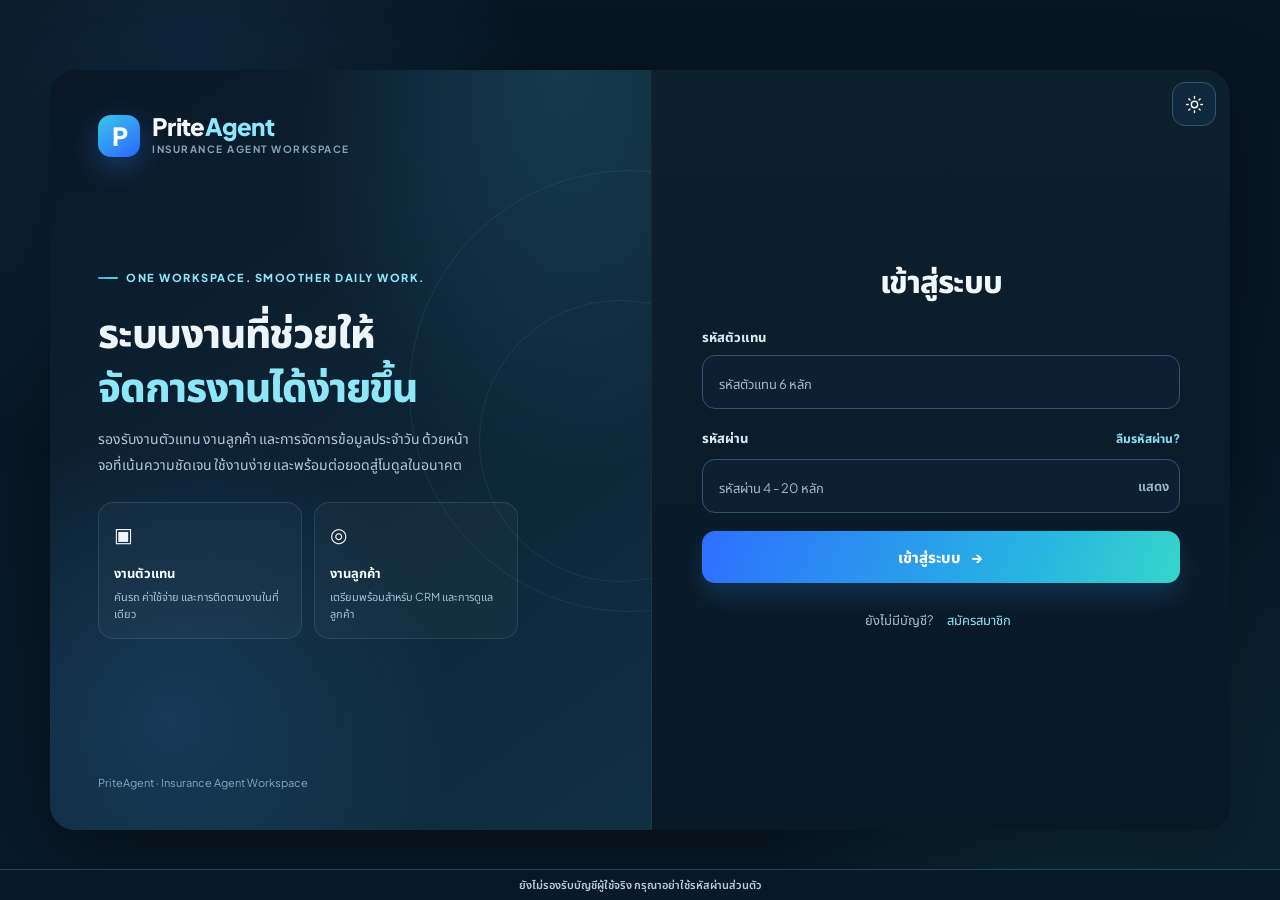
<file: index.html>
<!doctype html>
<html lang="th" data-theme="dark">
<head>
<meta charset="utf-8" />
<meta name="viewport" content="width=device-width,initial-scale=1,viewport-fit=cover" />
<meta name="color-scheme" content="dark light" />

<title>PriteAgent | เข้าสู่ระบบ</title>
<style>
@import url('https://fonts.googleapis.com/css2?family=Noto+Sans+Thai:wght@400;500;600;700&family=Plus+Jakarta+Sans:wght@400;500;600;700;800&display=swap');
:root{
  --bg:#071521;--bg2:#0b2031;--bg3:#0e2b40;--panel:#0c1f2d;--panel2:#10283b;--card:#112c40;
  --line:#1f425d;--line2:#2b5777;--text:#edf5fb;--muted:#9db2c3;--soft:#bfd5e5;--cyan:#40b8da;
  --cyan2:#2ed0c4;--accent:#42a4ff;--danger:#ff788b;--dangerbg:#3a1d27;--ok:#61d4ae;--okbg:#11382f;
  --infobg:#112f45;--shadow:0 28px 78px rgba(0,0,0,.38)
}
*{box-sizing:border-box}html{min-width:290px;background:var(--bg)}
body{margin:0;background:radial-gradient(circle at 15% 15%,rgba(66,164,255,.15),transparent 26%),radial-gradient(circle at 85% 85%,rgba(46,208,196,.12),transparent 25%),linear-gradient(180deg,#071521 0%,#081a28 100%);color:var(--text);font-family:'Plus Jakarta Sans','Noto Sans Thai',system-ui,sans-serif;line-height:1.6;font-size:15px}
button,input{font:inherit}button{cursor:pointer}button:disabled{cursor:wait;opacity:.68}a{color:inherit}button:focus-visible,input:focus-visible{outline:3px solid #65d2ff;outline-offset:3px}button,input{-webkit-tap-highlight-color:transparent}
.app{min-height:100dvh;display:flex;flex-direction:column}.previewbar{padding:9px 18px;background:#081726;border-bottom:1px solid #16344d;font-size:11px;color:#8cb0c6;text-align:center;font-weight:700;letter-spacing:.02em}.previewbar b{color:#a7eeff}
.layout{width:100%;max-width:1180px;margin:auto;display:grid;grid-template-columns:minmax(0,1.02fr) minmax(0,.98fr);min-height:min(740px,calc(100dvh - 44px));border-radius:28px;overflow:hidden;box-shadow:var(--shadow);background:rgba(11,29,43,.84);backdrop-filter:blur(10px)}
.story{color:var(--text);background:radial-gradient(ellipse at 85% 0%,rgba(64,184,218,.18),transparent 38%),radial-gradient(circle at 20% 85%,rgba(66,164,255,.16),transparent 35%),linear-gradient(145deg,#0a1827 0%,#0d2436 52%,#0f3042 100%);display:flex;flex-direction:column;padding:44px 48px;position:relative;isolation:isolate;overflow:hidden;border-right:1px solid rgba(255,255,255,.05)}
.story:before,.story:after{content:"";position:absolute;border-radius:50%;border:1px solid rgba(173,225,255,.08);pointer-events:none}.story:before{width:440px;height:440px;right:-200px;top:100px}.story:after{width:280px;height:280px;right:-110px;top:230px}
.brand{display:flex;align-items:center;gap:12px;width:fit-content}.brandmark{width:42px;height:42px;border-radius:13px;display:grid;place-items:center;background:linear-gradient(145deg,#3bc6ea,#2967ff);color:white;font-size:25px;font-weight:900;letter-spacing:-1px;box-shadow:0 10px 30px rgba(53,133,255,.32)}
.brandstack{display:flex;flex-direction:column;gap:2px}.brandname{font-size:24px;letter-spacing:-.7px;line-height:1.05;font-weight:800;color:#f7fbff}.brandname .accent{color:#8be8ff}.brandlabel{font-size:10px;color:#83a5bc;font-weight:700;letter-spacing:1.5px;text-transform:uppercase}
.storycopy{margin:auto 0 34px}.eyebrow{display:inline-flex;align-items:center;gap:8px;font-size:11px;letter-spacing:1.5px;font-weight:760;text-transform:uppercase;color:#8ee7f7}.eyebrow:before{content:"";width:20px;height:2px;border-radius:2px;background:linear-gradient(90deg,#43a7ff,#4ce0d2)}
.storycopy h1{font-size:clamp(30px,3.15vw,43px);line-height:1.35;letter-spacing:-1.2px;margin:18px 0 12px;font-weight:790}.storycopy h1 em{font-style:normal;color:#8ee7f7}.storycopy p{max-width:380px;font-size:14px;color:#b6cad8;line-height:1.85;margin:0}
.storyfeatures{display:grid;grid-template-columns:repeat(2,minmax(0,1fr));gap:12px;max-width:420px}.feature{border:1px solid rgba(122,184,215,.16);background:rgba(255,255,255,.03);padding:15px;border-radius:15px;min-height:108px}.feature i{display:block;font-style:normal;font-size:20px;margin-bottom:10px}.feature b{font-size:13px;color:#f4fbff}.feature p{font-size:11px;color:#a8c3d5;line-height:1.6;margin:4px 0 0}.storyfoot{margin-top:30px;font-size:11px;color:#8aa8bb}
.panel{padding:48px 50px 32px;display:flex;flex-direction:column;justify-content:center;min-width:0;background:linear-gradient(180deg,rgba(13,32,46,.96),rgba(9,24,37,.98))}.smallbrand{display:none}.panelHead{margin:0 0 24px}.panel h2{font-size:31px;color:#f3f8fd;font-weight:790;letter-spacing:-.9px;line-height:1.3;margin:0 0 8px}.panel .intro{font-size:13px;color:var(--muted);margin:0}
.form{display:grid;gap:16px}.field{display:grid;gap:7px}.fieldrow{display:flex;justify-content:space-between;gap:12px;align-items:center}.field label{font-size:13px;color:#d9e7f1;font-weight:750}.hint{font-size:11px;color:#88a5b8}.control{height:54px;position:relative}.control input{border:1.5px solid var(--line);background:#091927;border-radius:13px;padding:0 46px 0 16px;width:100%;height:100%;color:var(--text);font-size:16px;font-weight:600;letter-spacing:.2px;outline:0;transition:border .16s,box-shadow .16s,background .16s}.control input::placeholder{font-size:13px;font-weight:400;color:#6e8ba0;letter-spacing:0}.control input:focus{border-color:#3abfe3;box-shadow:0 0 0 4px rgba(58,191,227,.14);background:#0b1f30}.control input[aria-invalid="true"]{border-color:var(--danger);background:#1c1216}.control .eye{position:absolute;right:5px;top:5px;border:0;background:none;width:44px;height:44px;border-radius:10px;color:#9eb8ca;font-size:13px;font-weight:650}.control .eye:hover{background:#143046}
.fieldError{color:#ff92a1;font-size:12px;line-height:1.45;min-height:0}.fieldError:empty{display:none}.help{border:0;color:#86dbf0;font-size:12px;background:none;font-weight:750;padding:4px 0}.status{border-radius:12px;padding:11px 13px;border:1px solid transparent;font-size:12px;line-height:1.65;display:none}.status.show{display:block}.status.error{background:var(--dangerbg);border-color:#6f3140;color:#ffb4c0}.status.ok{background:var(--okbg);border-color:#225748;color:#8be7c6}.status.info{background:var(--infobg);border-color:#24506f;color:#aadffc}
.primary{width:100%;height:52px;background:linear-gradient(110deg,#2e6fff,#27b6e1 70%,#36d5cb);border:0;border-radius:13px;color:white;font-size:15px;font-weight:780;box-shadow:0 14px 24px rgba(35,123,211,.22);margin-top:2px;display:flex;align-items:center;justify-content:center;gap:10px}.primary:not(:disabled):hover{filter:brightness(1.06)}.spinner{display:none;width:16px;height:16px;border:2px solid rgba(255,255,255,.45);border-top-color:white;border-radius:50%;animation:spin .75s linear infinite}.loading .spinner{display:inline-block}
.demoHeader strong{font-size:12px;color:#8fe7ff}.credentials code{font-size:12px;font-weight:700;color:#d9f7ff;background:#0d2a3c;border:1px solid #244f6f;padding:5px 8px;border-radius:7px}.legal{margin:23px 0 0;color:#7e9aaf;font-size:11px;text-align:center}.legal strong{color:#bdd2e0;font-weight:750}.footbar{font-size:11px;color:#7490a7;margin:14px auto 20px;text-align:center;padding:0 12px}
#desk{display:none;background:linear-gradient(180deg,#071521,#0a1826);min-height:100dvh;color:var(--text)}.deskTop{display:flex;align-items:center;justify-content:space-between;background:#0b1f2e;border-bottom:1px solid #173b55;padding:14px 28px;gap:14px}.deskBrand{display:flex;align-items:center;gap:10px;font-weight:800;color:#f0f8ff}.deskBrand .brandmark{width:34px;height:34px;font-size:22px}.deskUser{font-size:12px;color:#88a4b8}.deskMain{max-width:1040px;margin:0 auto;padding:35px 24px}.deskHeader{display:flex;justify-content:space-between;align-items:start;gap:14px;margin-bottom:25px}.deskHeader p{font-size:12px;color:#89a6bb;margin:0 0 6px}.deskHeader h2{font-size:clamp(24px,4vw,33px);color:#eff8ff;margin:0 0 8px;letter-spacing:-.6px}.deskHeader .back{border:1px solid #214964;border-radius:10px;background:#0d2434;padding:10px 14px;color:#9ee7ff;white-space:nowrap;font-weight:650;font-size:12px}.deskNotice{background:#0f3044;border:1px solid #20536e;color:#a9e6ff;padding:13px 15px;border-radius:12px;font-size:12px;margin-bottom:22px}.deskStats{display:grid;grid-template-columns:repeat(3,minmax(0,1fr));gap:14px}.deskCard{background:#0b1f2f;border:1px solid #163a54;border-radius:15px;padding:21px;min-height:148px}.deskCard small{font-size:12px;color:#8da7bb;display:block}.deskCard b{font-size:33px;color:#f2f8ff;display:block;margin-top:6px}.deskCard p{font-size:11px;color:#7cdad1;margin:7px 0 0}.deskBlock{background:#0b1f2e;border:1px solid #163a54;border-radius:16px;padding:24px;margin-top:18px}.deskBlock h3{margin:0 0 8px;color:#eef8ff}.deskBlock p{font-size:13px;color:#96aebf;margin:0}.deskLinks{display:grid;grid-template-columns:repeat(3,1fr);gap:10px;margin-top:18px}.deskLink{padding:17px;border:1px solid #173954;background:#0d2434;border-radius:11px;text-align:left;display:flex;flex-direction:column;gap:6px;align-items:flex-start;color:#a7bed0}.deskLink b{font-size:13px;color:#eef8ff}.deskLink small{font-size:11px;color:#87a3b7}.deskLink:hover{background:#103049}.modalWrap{position:fixed;inset:0;background:#030b1490;z-index:10;display:none;align-items:center;justify-content:center;padding:22px}.modalWrap.open{display:flex}.modal{width:min(100%,390px);background:#0d2434;border:1px solid #1c4764;border-radius:18px;padding:23px;box-shadow:0 24px 80px rgba(0,0,0,.45)}.modal h3{margin:0 0 10px;color:#eef8ff}.modal p{color:#a4bbcb;font-size:13px;margin:0 0 16px}.modal button{border:0;background:linear-gradient(110deg,#2e6fff,#27b6e1);color:white;font-weight:700;border-radius:10px;padding:10px 18px}
@keyframes spin{to{transform:rotate(360deg)}}
@media (max-width:900px){.layout{max-width:100%;min-height:calc(100dvh - 44px);border-radius:0;box-shadow:none;grid-template-columns:minmax(0,1fr) minmax(0,1fr)}.story{padding:38px 27px}.panel{padding:30px 29px}.storycopy h1{font-size:30px}.storyfeatures{grid-template-columns:1fr 1fr}}
@media (max-width:700px){.layout{display:block;min-height:calc(100dvh - 40px)}.story{display:none}.panel{padding:max(28px,env(safe-area-inset-top)) 24px max(22px,env(safe-area-inset-bottom));max-width:480px;margin:auto;min-height:calc(100dvh - 40px);justify-content:flex-start;background:transparent}.smallbrand{display:flex;align-items:center;gap:11px;margin-bottom:42px}.smallbrand .brandmark{width:42px;height:42px}.smallbrand .brandname{color:#f5faff}.smallbrand .brandlabel{color:#819db1}.panelHead{margin-bottom:26px}.panel h2{font-size:31px}.legal{margin-top:auto;padding-top:22px}.footbar{display:none}.deskTop{padding:13px 17px}.deskMain{padding:25px 16px 90px}.deskHeader{align-items:flex-start}.deskStats{grid-template-columns:repeat(2,minmax(0,1fr));gap:9px}.deskStats .deskCard:last-child{grid-column:1/-1}.deskCard{min-height:130px;padding:16px}.deskCard b{font-size:28px}.deskBlock{padding:19px}.deskLinks{grid-template-columns:repeat(2,minmax(0,1fr))}}
@media (max-width:360px){.panel{padding-inline:17px}.smallbrand{margin-bottom:30px}.panel h2{font-size:27px}.control{height:50px}.deskLink{padding:12px}}
@media(prefers-reduced-motion:reduce){.spinner{animation:none}}

/* Login R3 focused viewport correction: initial login fills screen without page scroll.
   Only when the onscreen keyboard or accessibility zoom is active may the form scroll
   to keep focused controls reachable. Post-login sample remains a separate screen. */
html,body{height:100%;overflow-x:hidden}
body:has(#loginApp:not([style*="none"])){overflow-y:hidden}
#loginApp.app{height:100dvh;min-height:0;overflow:hidden;justify-content:center}
#loginApp .previewbar,#loginApp .footbar{display:none}
#loginApp .layout{height:min(760px,100dvh);min-height:0;max-height:100dvh;margin:auto;border-radius:25px}
#loginApp .panel{min-height:0;justify-content:center;padding-top:clamp(18px,3vh,46px);padding-bottom:clamp(18px,3vh,46px)}
#loginApp .panelHead{margin-bottom:clamp(18px,2.6vh,26px)}
#loginApp .panelHead h2{margin-bottom:0}

#loginApp .legal{margin-top:clamp(12px,1.8vh,22px)}
@media (max-width:900px){
 #loginApp .layout{height:100dvh;max-height:100dvh;border-radius:0}
 #loginApp .story{padding:clamp(18px,3.4vh,38px) 27px}
 #loginApp .panel{padding:clamp(18px,3vh,32px) 28px}
}
@media (max-width:700px){
 #loginApp .layout{width:100%;max-width:100%;height:100dvh;min-height:0;display:flex;align-items:stretch;justify-content:center;overflow:hidden}
 #loginApp .story{display:none}
 #loginApp .panel{width:100%;max-width:440px;height:100%;min-height:0;margin:auto;justify-content:center;overflow:hidden;padding:clamp(11px,2.5vh,24px) clamp(16px,5.2vw,26px);background:transparent}
 #loginApp .smallbrand{display:flex;margin:0 0 clamp(14px,3vh,28px)}
 #loginApp .panelHead{margin:0 0 clamp(13px,2.4vh,25px)}
 #loginApp .panelHead h2{font-size:clamp(26px,4.7vh,32px);line-height:1.3}
 #loginApp .form{gap:clamp(9px,1.7vh,15px)}
 #loginApp .field{gap:5px}
 #loginApp .control{height:clamp(45px,6.2vh,53px)}
 #loginApp .control .eye{top:3px;height:calc(100% - 6px)}
 #loginApp .primary{height:clamp(45px,6.2vh,52px)}
 
 #loginApp .demo p,
 
 #loginApp .demoHeader strong{font-size:11px}
 
 #loginApp .legal{margin:clamp(8px,1.5vh,14px) 0 0;padding:0;font-size:10px}
}
@media (max-width:360px){
 #loginApp .panel{padding-inline:15px}
 #loginApp .smallbrand{margin-bottom:clamp(11px,2.4vh,18px)}
 #loginApp .demoHeader strong{font-size:10px}
 
}
@media (max-width:700px) and (max-height:700px){
 #loginApp .smallbrand{margin-bottom:14px}
 #loginApp .panelHead{margin-bottom:13px}
 #loginApp .form{gap:9px}
 #loginApp .field{gap:3px}
 
 #loginApp .demoHeader strong{display:none}
 
 #loginApp .legal{margin-top:9px}
}
@media (max-width:700px) and (max-height:560px){
 #loginApp .smallbrand{margin-bottom:8px}
 #loginApp .brandmark{height:36px;width:36px;font-size:21px}
 #loginApp .brandname{font-size:22px}
 #loginApp .panelHead{margin-bottom:8px}
 #loginApp .panelHead h2{font-size:24px}
 #loginApp .form{gap:6px}
 #loginApp .control{height:43px}
 #loginApp .primary{height:43px}
 
 #loginApp .legal{display:none}
}
/* Landscape phones and tablets with a shallow viewport: only the login panel.
   Inputs remain interactive; no hero or second page is shown in the available height. */
@media (min-width:701px) and (max-height:550px){
 #loginApp .layout{display:flex;max-width:580px}
 #loginApp .story{display:none}
 #loginApp .panel{width:100%;padding:11px 28px;overflow:hidden}
 #loginApp .smallbrand{display:flex;margin:0 0 9px}
 #loginApp .panelHead{margin:0 0 9px}
 #loginApp .panelHead h2{font-size:24px}
 #loginApp .form{gap:7px}
 #loginApp .field{gap:3px}
 #loginApp .control{height:41px}
 #loginApp .primary{height:42px}
 
 #loginApp .legal{display:none}
}
/* Small-device soft keyboard can reduce visual viewport below what fits a form.
   Permit scrolling only during field focus, rather than clipping an active input. */
@media (max-width:700px){
 body:has(#loginForm input:focus){overflow-y:auto}
 #loginApp.app:has(#loginForm input:focus){overflow:visible;height:auto;min-height:100dvh}
 #loginApp .layout:has(#loginForm input:focus){overflow:visible;height:auto;min-height:100dvh;max-height:none}
 #loginApp .panel:has(#loginForm input:focus){overflow:visible;height:auto;min-height:100dvh}
}

/* PUBLIC STATIC PREVIEW, no real authentication. Sticky safety notice */
#publicPreviewNotice{position:fixed;inset:auto 0 0 0;z-index:9999;box-sizing:border-box;background:#ffe5a0;color:#172b37;border-top:1px solid #d9b65c;box-shadow:0 -4px 16px rgba(0,0,0,.15);padding:6px 12px calc(6px + env(safe-area-inset-bottom,0px));font:700 12px/1.35 'Plus Jakarta Sans','Noto Sans Thai',system-ui,sans-serif;text-align:center;pointer-events:none}
#publicPreviewNotice strong{font-weight:900;letter-spacing:.03em}
/* R4: preserve the R3 palette, center hero content/cards and login heading */
#loginApp .story{position:relative;justify-content:center}
#loginApp .story>.brand{position:absolute;top:clamp(20px,5vh,44px);left:clamp(22px,4vw,48px)}
#loginApp .storyfoot{position:absolute;bottom:clamp(25px,5vh,38px);left:clamp(22px,4vw,48px);margin:0}
#loginApp .storycopy{margin:0 0 24px}
#loginApp .panelHead{text-align:center;margin-bottom:clamp(19px,3vh,26px)}
#loginApp .panelHead h2{text-align:center}
/* R4: independent recovery and sign-up interaction surfaces */
#loginApp .signupPrompt{display:flex;justify-content:center;align-items:center;gap:8px;margin-top:19px;color:#a5c0d3;font-size:13px;flex-wrap:wrap}
#loginApp .textAction{border:0;background:none;color:#8ce8ff;padding:8px 6px;font:750 13px/1.3 inherit;cursor:pointer}
#loginApp .textAction:focus-visible,.modal button:focus-visible{outline:3px solid #72defd;outline-offset:3px}
#loginApp .signupView{display:none}
#loginApp.signupMode .signupView{display:block}
#loginApp.signupMode .panelHead,#loginApp.signupMode #loginForm,#loginApp.signupMode .signupPrompt,#loginApp.signupMode .legal{display:none}
#loginApp.signupMode .panel{justify-content:center}
#loginApp.signupMode{height:auto;min-height:100dvh;overflow:visible}
#loginApp.signupMode .layout{height:auto;max-height:none;min-height:100dvh;overflow:visible}
#loginApp.signupMode .panel{height:auto;max-height:none;min-height:100dvh;padding-top:28px;padding-bottom:calc(45px + env(safe-area-inset-bottom))}
body:has(#loginApp.signupMode){overflow-y:auto}
#loginApp .signupView h2{text-align:center;margin:0 0 6px;font-size:27px}
#loginApp .signupView .signupSub{text-align:center;color:#a0b8ca;font-size:12px;line-height:1.6;margin:0 0 20px}
#loginApp .signupView form{display:grid;gap:12px}
#loginApp .signupView .field{gap:5px}
#loginApp .signupView .control{height:49px}
#loginApp .signupView .control input{padding-right:16px}
#loginApp .signupReturn{text-align:center;margin-top:13px}
#loginApp .signupReturn button{color:#9feaff;font-size:13px;padding:9px;border:0;background:none}
#loginApp .signupStatus{border:1px solid #285473;background:#123448;border-radius:10px;font-size:12px;color:#bceaff;line-height:1.65;display:none;padding:10px 12px}
#loginApp .signupStatus.show{display:block}
#loginApp .signupStatus.bad{background:#3b1d2b;border-color:#713447;color:#ffc0ce}
.modal .choiceGroup{display:grid;gap:10px;margin-top:15px}
.modal .choice{width:100%;padding:12px 13px;background:#102d43;border:1px solid #28516b;border-radius:11px;text-align:left;color:#e1f4fd;display:flex;flex-direction:column;gap:2px}
.modal .choice strong{font-size:13px}
.modal .choice small{font-size:11px;color:#a1bed1}
.modal .recoveryForm{display:none;margin-top:12px}
.modal .recoveryForm label{color:#e6f7ff;font-size:12px;display:block;margin-bottom:7px}
.modal .recoveryForm input{width:100%;height:45px;min-height:45px;border:1px solid #315775;border-radius:10px;background:#091d2b;color:white;padding:0 12px;font-size:16px;outline:none}
.modal .recoveryForm .modalPrimary{width:100%;margin-top:11px;background:linear-gradient(105deg,#2e6fff,#26b7df);color:white;border:0}
.modal .recoveryForm .recoveryBack{margin-top:9px;background:#183c54;color:#b4e9fb}
.modal .recoveryMsg{font-size:12px;line-height:1.7;padding:10px 12px;background:#12394a;color:#b5ebf5;border:1px solid #285c72;border-radius:10px;margin:12px 0 0;display:none}
.modal .recoveryMsg.show{display:block}
.modal .recoveryMsg.bad{background:#3b1b2a;color:#ffbccb;border-color:#723448}
.modal .recoveryMsg.ok{background:#10392e;color:#91efcd;border-color:#255d46}
@media(max-width:900px){#loginApp .story>.brand{left:27px;top:26px}#loginApp .storyfoot{left:27px;bottom:23px}}
@media(max-width:700px){
 #loginApp .signupPrompt{margin-top:clamp(10px,2vh,19px);font-size:12px;gap:5px}
 #loginApp .signupPrompt .textAction{font-size:12px}
 #loginApp.signupMode .panel{padding-top:25px;padding-bottom:calc(52px + env(safe-area-inset-bottom))}
 #loginApp.signupMode .smallbrand{margin-bottom:18px}
 #loginApp.signupMode .signupView .control{height:47px}
}
@media(max-width:700px) and (max-height:600px){#loginApp .signupPrompt{margin-top:6px}}
@media(min-width:701px) and (max-height:550px){#loginApp .signupPrompt{margin-top:8px}#loginApp .legal{display:none}}

/* UI-01 R4.2: shared site-wide light/dark preference, synthetic preview only */
html[data-theme="light"]{color-scheme:light;--bg:#f5f9fd;--bg2:#eaf3fa;--bg3:#e1eff7;--panel:#fff;--panel2:#f0f6fc;--card:#fff;--line:#c5d9e8;--line2:#afcada;--text:#1c3347;--muted:#526d82;--soft:#34566f;--cyan:#006f98;--cyan2:#087e81;--accent:#126abb;--danger:#af2d4c;--dangerbg:#ffe7ed;--ok:#087753;--okbg:#e2f6ed;--infobg:#e2f3fe;--shadow:0 22px 65px rgba(31,72,105,.13)}
html[data-theme="light"] body{background:linear-gradient(180deg,#f5f9fd,#eaf3fb);color:var(--text)}
html[data-theme="light"] .layout{background:#fff}
html[data-theme="light"] .story{background:linear-gradient(150deg,#eaf5fd,#f7fbff 68%,#e2f3ff);border-color:#d4e3ed;color:var(--text)}
html[data-theme="light"] .panel{background:linear-gradient(180deg,#fff,#f8fbfe);color:var(--text)}
html[data-theme="light"] .panel h2,html[data-theme="light"] .storycopy h1,html[data-theme="light"] .brandname,
html[data-theme="light"] .deskHeader h2,html[data-theme="light"] .deskBrand,html[data-theme="light"] .modal h3{color:#19364e}
html[data-theme="light"] .brandname .accent,html[data-theme="light"] .storycopy em{color:#006d9c}
html[data-theme="light"] .brandlabel,html[data-theme="light"] .storyfoot,html[data-theme="light"] .storycopy p{color:#466c84}
html[data-theme="light"] .field label,html[data-theme="light"] .fieldrow label{color:#274559}
html[data-theme="light"] .control input{background:#fff;color:#1b3447}
html[data-theme="light"] .control input::placeholder{color:#678195}
html[data-theme="light"] .control input:focus{background:#f8fcff}
html[data-theme="light"] .control input[aria-invalid="true"]{background:#fff2f5}
html[data-theme="light"] .control .eye{color:#315a77}
html[data-theme="light"] .hint,html[data-theme="light"] #loginApp .signupPrompt{color:#526f85}
html[data-theme="light"] #loginApp .textAction,html[data-theme="light"] .help{color:#066f9b}
html[data-theme="light"] .status.error{color:#9a2843;border-color:#f0b2c1}
html[data-theme="light"] .status.ok{color:#0c6c4f;border-color:#a4ddc5}
html[data-theme="light"] .status.info{color:#175e81;border-color:#aedbef}
html[data-theme="light"] #desk{background:#f3f8fc;color:var(--text)}
html[data-theme="light"] .deskTop{background:#fff;border-color:#d2e2ee}
html[data-theme="light"] .deskCard,html[data-theme="light"] .deskBlock{background:#fff;color:var(--text);border-color:#d4e5f0}
html[data-theme="light"] .deskCard b,html[data-theme="light"] .deskBlock h3{color:#19364e}
html[data-theme="light"] .deskLink{background:#f5fafe;color:#23465b;border-color:#d4e5ef}
html[data-theme="light"] .modal{background:#fff;border-color:#bed7e8}
html[data-theme="light"] .modal p{color:#466b82}
.themePicker{display:flex;align-items:center;gap:3px;padding:3px;background:var(--panel2);border:1px solid var(--line);border-radius:99px;box-shadow:0 5px 20px rgba(0,0,0,.08)}
.themePicker button{min-height:36px;padding:4px 10px;border:0;border-radius:99px;background:transparent;color:var(--muted);font:700 11px/1.2 inherit;cursor:pointer;white-space:nowrap}
.themePicker button[aria-pressed="true"]{background:var(--accent);color:#fff}
.themePicker button:focus-visible{outline:3px solid #37aeef;outline-offset:2px}
#loginApp .panel{position:relative}
#loginApp .panel>.themePicker{position:absolute;right:14px;top:12px;z-index:9}
#desk .deskTheme{flex:0 0 auto}
#desk .deskTop{flex-wrap:wrap}
@media(max-width:700px){html[data-theme="light"] #loginApp .panel{background:#f5f9fd}#loginApp .panel>.themePicker{right:8px;top:8px}.themePicker .themeLabel{display:none}.themePicker button{min-width:35px;padding:5px 8px;font-size:16px}}
@media(max-width:360px){#loginApp .panel>.themePicker{top:5px;right:5px}.themePicker button{min-width:32px;padding:4px 7px}}


/* UI-01 R4.3: registration profile fields + privileged calculator notice. */
#loginApp .signupNameGrid{display:grid;grid-template-columns:repeat(2,minmax(0,1fr));gap:12px}
#loginApp .signupNameGrid .field{min-width:0}
#loginApp .signupNameGrid .field label{font-size:12px}
#loginApp .signupNameGrid .control input{width:100%;min-width:0}
#loginApp .permissionNote{font-size:12px;line-height:1.6;padding:10px 12px;margin:1px 0 0;background:#11314a;border:1px solid #346482;border-radius:11px;color:#b9e6ff}
html[data-theme="light"] #loginApp .permissionNote{background:#e9f5fe;border-color:#b4d5e8;color:#23516c}
html[data-theme="light"] #loginApp .signupView .signupSub{color:#47687e}
html[data-theme="light"] #loginApp .signupReturn button{color:#066f9b}
html[data-theme="light"] #loginApp .signupStatus{background:#eaf6ff;border-color:#bbd8eb;color:#205878}
@media(max-width:700px){#loginApp .signupNameGrid{grid-template-columns:minmax(0,1fr)}#loginApp .signupView form{gap:11px}}
@media(min-width:701px) and (max-width:940px){#loginApp .signupNameGrid{grid-template-columns:minmax(0,1fr)}}


/* R4.5 – one icon-only moon/sun switch, matching theme across Login and Back-office. */
#loginApp .panel>.themeModeButton{position:absolute;right:14px;top:12px;z-index:9}
#loginApp.signupMode .signupView{padding-top:26px}
#desk .deskTheme{position:static;flex:0 0 auto}
#loginApp .panel,#loginApp .story,#desk .deskTop,#desk .deskCard{transition:background-color .28s ease,color .28s ease,border-color .28s ease}
@media(max-width:700px){#loginApp .panel>.themeModeButton{right:8px;top:8px;width:38px;height:38px}}
@media(prefers-reduced-motion:reduce){.themeModeButton,.themeModeGlyph,.themeModeGlyph .themeSun,.themeModeGlyph .themeMoon,#loginApp .panel,#loginApp .story,#desk .deskTop,#desk .deskCard{transition:none!important}}


/* UI-01 R4.6: Light-theme hero/story contrast correction, from Android Chrome Owner screenshots. */
html[data-theme="light"] #loginApp .story .eyebrow{color:#155879}
html[data-theme="light"] #loginApp .story .eyebrow:before{background:linear-gradient(90deg,#146eb1,#008783)}
html[data-theme="light"] #loginApp .story .storycopy h1{color:#19364e}
html[data-theme="light"] #loginApp .story .storycopy h1 em{color:#006b95}
html[data-theme="light"] #loginApp .story .storycopy p{color:#36556a}
html[data-theme="light"] #loginApp .story .storyfeatures .feature{background:#fff;border:1px solid #bfd4e3;box-shadow:0 5px 16px rgba(22,64,94,.06)}
html[data-theme="light"] #loginApp .story .storyfeatures .feature i{color:#176c94}
html[data-theme="light"] #loginApp .story .storyfeatures .feature b{color:#183b55}
html[data-theme="light"] #loginApp .story .storyfeatures .feature p{color:#415f75}
html[data-theme="light"] #loginApp .story .storyfoot{color:#4e6d83}
/* R4.6: Stronger, deliberate feedback on tap, including mobile browser touch.
   Reduced-motion user preference must remain honored. */
@media(prefers-reduced-motion:reduce){.themeModeButton.themeTap{animation:none!important}}


/* UI PM7 R3.7: product-style status presentation; no false account or data claims. */
#publicPreviewNotice{background:rgba(10,25,38,.96);color:#bacdda;border-top:1px solid #25445d;box-shadow:none;padding:7px 12px;font-size:11px;letter-spacing:0;line-height:1.45;font-weight:500}
#publicPreviewNotice strong{font-weight:600;letter-spacing:0}
#help:disabled,#startSignup:disabled{opacity:.48;cursor:not-allowed;pointer-events:none}

#resetForm[hidden]{display:none}
</style>
<link rel="stylesheet" href="./ui/shared-design.css?rev=pa-shared-r3">
<link rel="stylesheet" href="./ui/shared-components.css?rev=pa-car-confirm-r4">
</head>
<body>
<div id="publicPreviewNotice" role="note" aria-label="สถานะเชื่อมต่อบัญชี"><strong>ยังไม่รองรับบัญชีผู้ใช้จริง กรุณาอย่าใช้รหัสผ่านส่วนตัว</strong></div>
<div id="loginApp" class="app">
 <main class="layout">
  <section class="story" aria-label="ข้อมูลเกี่ยวกับ PriteAgent">
   <div class="brand"><span class="brandmark" aria-hidden="true">P</span><div class="brandstack"><div class="brandname">Prite<span class="accent">Agent</span></div><div class="brandlabel">Insurance Agent Workspace</div></div></div>
   <div class="storycopy"><span class="eyebrow">One workspace. Smoother daily work.</span><h1>ระบบงานที่ช่วยให้<br><em>จัดการงานได้ง่ายขึ้น</em></h1><p>รองรับงานตัวแทน งานลูกค้า และการจัดการข้อมูลประจำวัน ด้วยหน้าจอที่เน้นความชัดเจน ใช้งานง่าย และพร้อมต่อยอดสู่โมดูลในอนาคต</p></div>
   <div class="storyfeatures"><div class="feature"><i aria-hidden="true">▣</i><b>งานตัวแทน</b><p>คันรถ ค่าใช้จ่าย และการติดตามงานในที่เดียว</p></div><div class="feature"><i aria-hidden="true">◎</i><b>งานลูกค้า</b><p>เตรียมพร้อมสำหรับ CRM และการดูแลลูกค้า</p></div></div>
   <div class="storyfoot">PriteAgent · Insurance Agent Workspace</div>
  </section>
  <section class="panel" aria-label="เข้าสู่ระบบ PriteAgent">
   <button type="button" class="themeModeButton" data-theme-toggle aria-label="ใช้โหมดมืด กดเพื่อเปลี่ยนเป็นโหมดสว่าง" aria-pressed="false" title="เปลี่ยนเป็นโหมดสว่าง"></button>
   <div class="smallbrand brand"><span class="brandmark" aria-hidden="true">P</span><div class="brandstack"><div class="brandname">Prite<span class="accent">Agent</span></div><div class="brandlabel">Insurance Agent Workspace</div></div></div>
   <div class="panelHead"><h2>เข้าสู่ระบบ</h2></div>
   <form class="form" id="loginForm" novalidate autocomplete="off">
    <div class="field"><div class="fieldrow"><label for="username">รหัสตัวแทน</label></div><div class="control"><input id="username" name="agent-id" type="text" inputmode="numeric" pattern="[0-9]*" maxlength="6" placeholder="รหัสตัวแทน 6 หลัก" autocapitalize="off" spellcheck="false" aria-describedby="userError" /></div><div id="userError" class="fieldError" role="alert"></div></div>
    <div class="field"><div class="fieldrow"><label for="password">รหัสผ่าน</label><button type="button" class="help" id="help" title="ทดลองแบบฟอร์มด้วยข้อมูลจำลอง">ลืมรหัสผ่าน?</button></div><div class="control"><input id="password" name="agent-password" type="password" minlength="4" maxlength="20" placeholder="รหัสผ่าน 4 - 20 หลัก" autocomplete="new-password" aria-describedby="passError" /><button type="button" class="eye" id="eye" aria-label="แสดงรหัสผ่าน" aria-pressed="false">แสดง</button></div><div id="passError" class="fieldError" role="alert"></div></div>
    <div id="formStatus" class="status" role="status" aria-live="polite"></div>
    <button id="submit" type="submit" class="primary"><span class="spinner" aria-hidden="true"></span><span id="submitText">เข้าสู่ระบบ</span><span id="submitArrow" aria-hidden="true">→</span></button>
   </form>
   <div class="signupPrompt"><span>ยังไม่มีบัญชี?</span><button id="startSignup" type="button" class="textAction" title="ทดลองแบบฟอร์มด้วยข้อมูลจำลอง">สมัครสมาชิก</button></div>
   
   <section id="signupView" class="signupView" aria-label="สมัครสมาชิก">
    <h2 id="signupTitle">สมัครสมาชิก</h2><p class="signupSub">บริการสมัครสมาชิกยังไม่เปิดใช้งาน โปรดอย่าใส่ข้อมูลส่วนบุคคลในแบบฟอร์มนี้</p><p class="permissionNote" role="note"><strong>สิทธิ์บัญชีใหม่:</strong> เริ่มต้นที่บทบาท <strong>ตัวแทน</strong> และต้องผ่านการเชิญ/อนุมัติตามขั้นตอนจริงก่อนใช้งาน ไม่สามารถสมัครเป็น Admin หรือเลือกสิทธิ์ผู้จัดการ/ผู้อำนวยการ/เลขาเองได้ · ขณะนี้เป็นหน้าตรวจรูปแบบเท่านั้น</p>
    <form id="signupForm" novalidate autocomplete="off">
     <div class="signupNameGrid">
      <div class="field"><label for="regFirstName">ชื่อ</label><div class="control"><input id="regFirstName" type="text" maxlength="80" placeholder="ชื่อ" autocomplete="off" aria-describedby="regFirstNameError"></div><div id="regFirstNameError" class="fieldError" role="alert"></div></div>
      <div class="field"><label for="regLastName">นามสกุล</label><div class="control"><input id="regLastName" type="text" maxlength="80" placeholder="นามสกุล" autocomplete="off" aria-describedby="regLastNameError"></div><div id="regLastNameError" class="fieldError" role="alert"></div></div>
      <div class="field"><label for="regNickname">ชื่อเล่น (แสดงในคันรถ)</label><div class="control"><input id="regNickname" type="text" maxlength="40" placeholder="ชื่อเล่นที่ใช้แสดงในคันรถ" autocomplete="off" aria-describedby="regNicknameError"></div><div id="regNicknameError" class="fieldError" role="alert"></div></div>
      <div class="field"><label for="regPhone">เบอร์โทรศัพท์</label><div class="control"><input id="regPhone" type="text" inputmode="numeric" pattern="[0-9]{10}" maxlength="10" placeholder="ตัวเลข 10 หลัก" autocomplete="off" aria-describedby="regPhoneError"></div><div id="regPhoneError" class="fieldError" role="alert"></div></div>
     </div>
     <div class="field"><label for="regAgent">รหัสตัวแทน</label><div class="control"><input id="regAgent" type="text" inputmode="numeric" maxlength="6" placeholder="ตัวเลข 6 หลัก" autocomplete="off" aria-describedby="regAgentError"></div><div id="regAgentError" class="fieldError" role="alert"></div></div>
     <div class="field"><label for="regEmail">อีเมล</label><div class="control"><input id="regEmail" type="email" placeholder="name@example.com" autocomplete="off" aria-describedby="regEmailError"></div><div id="regEmailError" class="fieldError" role="alert"></div></div>
     <div class="field"><label for="regPass">รหัสผ่าน</label><div class="control"><input id="regPass" type="password" minlength="4" maxlength="20" placeholder="รหัสผ่าน 4 - 20 หลัก" autocomplete="new-password" aria-describedby="regPassError"></div><div id="regPassError" class="fieldError" role="alert"></div></div>
     <div class="field"><label for="regConfirm">ยืนยันรหัสผ่าน</label><div class="control"><input id="regConfirm" type="password" minlength="4" maxlength="20" placeholder="ยืนยันรหัสผ่าน 4 - 20 หลัก" autocomplete="new-password" aria-describedby="regConfirmError"></div><div id="regConfirmError" class="fieldError" role="alert"></div></div>
     <p class="permissionNote"><strong>🔒 สิทธิ์คำนวณเบี้ย:</strong> เมื่อยืนยันอีเมลแล้ว ยังต้องรอ Admin หรือเจ้าของระบบอนุญาตเป็นรายบัญชี จึงเข้าใช้งานระบบคำนวณเบี้ยประกันได้</p>
     <div id="signupStatus" class="signupStatus" role="status" aria-live="polite"></div>
     <button id="signupSubmit" type="submit" class="primary">สมัครสมาชิก</button>
    </form>
    <div class="signupReturn"><button id="returnLogin" type="button">← กลับไปเข้าสู่ระบบ</button></div>
   </section>
  </section>
 </main>
 <div class="footbar">PriteAgent © 2026</div>
</div>
<div id="modalWrap" class="modalWrap" role="presentation"><section class="modal" role="dialog" aria-modal="true" aria-labelledby="modalTitle"><h3 id="modalTitle">ข้อมูลบริการ</h3><p id="modalText"></p>
 <div id="recoveryChoices" class="choiceGroup" hidden>
  <button id="recoveryPasskey" disabled type="button" class="choice"><strong>กู้คืนรหัสผ่านด้วยพาสคีย์</strong><small>ยังไม่เปิดให้บริการ</small></button>
  <button id="recoveryEmailChoice" type="button" class="choice"><strong>กู้คืนด้วยอีเมล</strong><small>ยังไม่เปิดให้บริการ</small></button>
 </div>
 <form id="recoveryEmailForm" class="recoveryForm" novalidate><label for="recoveryEmail">อีเมลสำหรับกู้คืน</label><input id="recoveryEmail" type="email" placeholder="name@example.com" autocomplete="off"/><button id="recoveryEmailSubmit" type="submit" class="modalPrimary">ดำเนินการ</button><button id="recoveryBack" type="button" class="recoveryBack">← เลือกวิธีอื่น</button></form>
 <div id="recoveryStatus" class="recoveryMsg" role="status" aria-live="polite"></div>
 <button type="button" id="openReset">ทดลองตั้งรหัสผ่านใหม่</button>
<form id="resetForm" class="recoveryForm" hidden novalidate>
<p>แบบจำลองเท่านั้น กรุณาอย่าใช้รหัสผ่านส่วนตัว</p>
<label for="newPass">รหัสผ่านใหม่</label><input id="newPass" type="password" minlength="4" maxlength="20" autocomplete="new-password" aria-describedby="resetError">
<label for="confirmPass">ยืนยันรหัสผ่านใหม่</label><input id="confirmPass" type="password" minlength="4" maxlength="20" autocomplete="new-password" aria-describedby="resetError">
<p id="resetError" role="alert"></p><button type="submit">ตรวจสอบข้อมูลจำลอง</button><button type="button" id="resetBack">กลับ</button></form><button id="modalClose" type="button">ปิดหน้าต่าง</button></section></div>
<script>
(()=>{
'use strict';

// Theme Control is mounted by the shared module below.
const $=id=>document.getElementById(id);
const form=$('loginForm'),u=$('username'),p=$('password'),status=$('formStatus'),submit=$('submit'),buttonText=$('submitText'),arrow=$('submitArrow');
let pending=false,timer=null,lastFocus=null;
function message(text='',type='error'){status.textContent=text;status.className='status'+(text?' show '+type:'');}
function errors(user='',pass=''){ $('userError').textContent=user; $('passError').textContent=pass;u.setAttribute('aria-invalid',String(!!user));p.setAttribute('aria-invalid',String(!!pass));}
function loading(b){pending=b;submit.disabled=b;u.disabled=b;p.disabled=b;$('eye').disabled=b;submit.classList.toggle('loading',b);buttonText.textContent=b?'กำลังตรวจข้อมูล…':'เข้าสู่ระบบ';arrow.style.display=b?'none':'';}
function openModal(t,desc){lastFocus=document.activeElement;$('modalTitle').textContent=t;$('modalText').textContent=desc;$('modalWrap').classList.add('open');$('modalClose').focus();}
function closeModal(){$('modalWrap').classList.remove('open');$('newPass').value='';$('confirmPass').value='';$('recoveryEmail').value='';$('resetError').textContent='';lastFocus?.focus?.();}
$('modalClose').addEventListener('click',closeModal);
$('modalWrap').addEventListener('click',e=>{if(e.target===$('modalWrap'))closeModal();});
document.addEventListener('keydown',e=>{if(e.key==='Escape'&&$('modalWrap').classList.contains('open'))closeModal();});
$('help').addEventListener('click',showRecoveryChoice);
$('eye').addEventListener('click',()=>{const next=p.type==='password'?'text':'password';p.type=next;$('eye').textContent=next==='text'?'ซ่อน':'แสดง';$('eye').setAttribute('aria-label',next==='text'?'ซ่อนรหัสผ่าน':'แสดงรหัสผ่าน');$('eye').setAttribute('aria-pressed',String(next==='text'));p.focus();});

/* R4.1: inputmode="numeric" is just a keyboard hint; sanitize paste/drop/autofill too. */
function enforceSixDigits(el){
 const clean=el.value.replace(/[^0-9]/g,'').slice(0,6);
 if(el.value!==clean){
  const before=(el.selectionStart??el.value.length);
  const left=el.value.slice(0,before).replace(/[^0-9]/g,'').slice(0,6).length;
  el.value=clean;
  try{el.setSelectionRange(left,left);}catch(_){}
 }
}
[u,$('regAgent')].forEach(el=>{
 el.setAttribute('pattern','[0-9]{6}');
 el.setAttribute('inputmode','numeric');
 el.addEventListener('beforeinput',e=>{if(e.inputType==='insertText'&&e.data&&/[^0-9]/.test(e.data))e.preventDefault();});
 el.addEventListener('paste',e=>{
  e.preventDefault();
  const digits=(e.clipboardData?.getData('text/plain')||'').replace(/[^0-9]/g,'');
  if(digits){
   el.setRangeText(digits,el.selectionStart??0,el.selectionEnd??0,'end');
   enforceSixDigits(el);
   el.dispatchEvent(new Event('input',{bubbles:true}));
  }
 });
 el.addEventListener('drop',e=>{
  e.preventDefault();
  const digits=(e.dataTransfer?.getData('text/plain')||'').replace(/[^0-9]/g,'');
  if(digits){
   el.focus();el.setRangeText(digits,el.selectionStart??0,el.selectionEnd??0,'end');
   enforceSixDigits(el);
   el.dispatchEvent(new Event('input',{bubbles:true}));
  }
 });
 el.addEventListener('input',()=>enforceSixDigits(el));
 el.addEventListener('change',()=>enforceSixDigits(el));
});
/* R4.5: phone is strictly 10 ASCII digits, including pasted/autofilled/dropped input. */
const phoneInput=$('regPhone');
function enforceTenDigits(){
 const original=phoneInput.value,clean=original.replace(/[^0-9]/g,'').slice(0,10);
 if(original!==clean){
  const pos=phoneInput.selectionStart??original.length;
  const caret=original.slice(0,pos).replace(/[^0-9]/g,'').slice(0,10).length;
  phoneInput.value=clean;
  try{phoneInput.setSelectionRange(caret,caret);}catch(_){}
 }
}
phoneInput.addEventListener('beforeinput',e=>{if(e.inputType==='insertText'&&e.data&&/[^0-9]/.test(e.data))e.preventDefault();});
phoneInput.addEventListener('paste',e=>{
 e.preventDefault();
 const digits=(e.clipboardData?.getData('text/plain')||'').replace(/[^0-9]/g,'');
 if(digits){phoneInput.setRangeText(digits,phoneInput.selectionStart??0,phoneInput.selectionEnd??0,'end');enforceTenDigits();phoneInput.dispatchEvent(new Event('input',{bubbles:true}));}
});
phoneInput.addEventListener('drop',e=>{
 e.preventDefault();
 const digits=(e.dataTransfer?.getData('text/plain')||'').replace(/[^0-9]/g,'');
 if(digits){phoneInput.focus();phoneInput.setRangeText(digits,phoneInput.selectionStart??0,phoneInput.selectionEnd??0,'end');enforceTenDigits();phoneInput.dispatchEvent(new Event('input',{bubbles:true}));}
});
phoneInput.addEventListener('input',enforceTenDigits);
phoneInput.addEventListener('change',enforceTenDigits);
[u,p].forEach(el=>el.addEventListener('input',()=>{if(!pending){errors();if(status.classList.contains('error'))message();}}));
function openWorkspace(){
 p.value='';
 p.type='password';
 $('eye').textContent='แสดง';
 $('eye').setAttribute('aria-pressed','false');
 window.location.assign(new URL('./dashboard/',window.location.href));
}
form.addEventListener('submit',e=>{e.preventDefault();if(pending)return;message();let ue='',pe='';const name=u.value.trim(),pass=p.value;
if(!name)ue='กรุณากรอกรหัสตัวแทน';else if(!/^\d{6}$/.test(name))ue='กรอกรหัสตัวแทนเป็นตัวเลข 6 หลัก';
if(!pass)pe='กรุณากรอกรหัสผ่าน';else if(pass.length<4||pass.length>20)pe='รหัสผ่านต้องมีความยาว 4 - 20 ตัวอักษร';
errors(ue,pe);if(ue||pe){(ue?u:p).focus();return;}
loading(true);timer=setTimeout(()=>{timer=null;loading(false);if(name==='123456'&&pass==='000000'){errors();message();openWorkspace();}else{p.value='';message('รหัสตัวแทนหรือรหัสผ่านไม่ถูกต้อง','error');p.focus();}},780);
});
document.querySelectorAll('[data-placeholder]').forEach(b=>b.addEventListener('click',()=>openModal(b.dataset.placeholder,'ฟีเจอร์นี้อยู่ระหว่างพัฒนาและยังไม่เปิดให้บริการ')));

/* UI-01 R4 — no storage, network, email, passkey or real registration */
let recoveryTimer=null,signupTimer=null;
function recoveryMessage(text='',type=''){const out=$('recoveryStatus');out.textContent=text;out.className='recoveryMsg'+(text?' show':'')+(type?' '+type:'');}
function recoveryReset(){clearTimeout(recoveryTimer);$('recoveryEmail').value='';$('recoveryEmail').disabled=false;$('recoveryEmailSubmit').disabled=false;$('recoveryEmailSubmit').textContent='ดำเนินการ';$('recoveryEmailForm').style.display='none';$('recoveryChoices').hidden=false;recoveryMessage();}
function showRecoveryChoice(){openModal('กู้คืนรหัสผ่าน','การกู้คืนบัญชียังไม่เปิดให้บริการ');recoveryReset();$('recoveryPasskey').focus();}
$('recoveryPasskey').addEventListener('click',()=>{clearTimeout(recoveryTimer);$('recoveryPasskey').disabled=true;recoveryMessage('กำลังตรวจสอบการให้บริการ…');recoveryTimer=setTimeout(()=>{$('recoveryPasskey').disabled=false;recoveryMessage('ยังไม่รองรับการยืนยันตัวตนด้วยพาสคีย์','ok');},500);});
$('recoveryEmailChoice').addEventListener('click',()=>{$('recoveryChoices').hidden=true;$('recoveryEmailForm').style.display='block';recoveryMessage();$('recoveryEmail').focus();});
$('recoveryBack').addEventListener('click',()=>{recoveryReset();$('recoveryPasskey').focus();});
$('recoveryEmailForm').addEventListener('submit',e=>{e.preventDefault();let email=$('recoveryEmail').value.trim();if(!/^[^\s@]+@[^\s@]+\.[^\s@]+$/.test(email)){recoveryMessage('กรุณากรอกอีเมลให้ถูกต้อง','bad');$('recoveryEmail').setAttribute('aria-invalid','true');$('recoveryEmail').focus();return;}$('recoveryEmail').setAttribute('aria-invalid','false');$('recoveryEmail').disabled=true;$('recoveryEmailSubmit').disabled=true;$('recoveryEmailSubmit').textContent='กำลังตรวจสอบ…';recoveryMessage('กำลังตรวจสอบการให้บริการ…');clearTimeout(recoveryTimer);recoveryTimer=setTimeout(()=>{$('recoveryEmail').disabled=false;$('recoveryEmailSubmit').disabled=false;$('recoveryEmailSubmit').textContent='ดำเนินการ';recoveryMessage('ยังไม่เชื่อมระบบส่งอีเมล / ไม่มีการส่งลิงก์กู้คืน','ok');},520);});
const signupFields=[['regFirstName','regFirstNameError'],['regLastName','regLastNameError'],['regNickname','regNicknameError'],['regPhone','regPhoneError'],['regAgent','regAgentError'],['regEmail','regEmailError'],['regPass','regPassError'],['regConfirm','regConfirmError']];
function clearSignupErrors(){signupFields.forEach(([id,err])=>{$(err).textContent='';$(id).setAttribute('aria-invalid','false');});}
function signupMessage(msg='',bad=false){$('signupStatus').textContent=msg;$('signupStatus').className='signupStatus'+(msg?' show':'')+(bad?' bad':'');}
function resetSignup(){clearTimeout(signupTimer);$('signupForm').reset();signupFields.forEach(([id])=>$(id).disabled=false);$('signupSubmit').disabled=false;$('signupSubmit').textContent='สมัครสมาชิก';clearSignupErrors();signupMessage();}
$('startSignup').addEventListener('click',()=>{resetSignup();$('loginApp').classList.add('signupMode');window.scrollTo(0,0);$('regFirstName').focus();});
$('returnLogin').addEventListener('click',()=>{resetSignup();$('loginApp').classList.remove('signupMode');window.scrollTo(0,0);u.focus();});
signupFields.forEach(([id,err])=>$(id).addEventListener('input',()=>{$(err).textContent='';$(id).setAttribute('aria-invalid','false');signupMessage();}));
$('signupForm').addEventListener('submit',e=>{e.preventDefault();clearSignupErrors();signupMessage();let first=null;
 const vals={first:$('regFirstName').value.trim(),last:$('regLastName').value.trim(),nickname:$('regNickname').value.trim(),phone:$('regPhone').value.trim(),agent:$('regAgent').value.trim(),email:$('regEmail').value.trim(),pass:$('regPass').value,confirm:$('regConfirm').value};
 const errs={regFirstName:!vals.first||vals.first.length>80?'กรุณากรอกชื่อ':'',regLastName:!vals.last||vals.last.length>80?'กรุณากรอกนามสกุล':'',regNickname:!vals.nickname||vals.nickname.length>40?'กรุณากรอกชื่อเล่นสำหรับแสดงในคันรถ':'',regPhone:!/^[0-9]{10}$/.test(vals.phone)?'เบอร์โทรศัพท์ต้องเป็นตัวเลข 10 หลัก':'',regAgent:!/^\d{6}$/.test(vals.agent)?'รหัสตัวแทนต้องเป็นตัวเลข 6 หลัก':'',regEmail:! /^[^\s@]+@[^\s@]+\.[^\s@]+$/.test(vals.email)?'กรุณากรอกอีเมลให้ถูกต้อง':'',regPass:vals.pass.length<4||vals.pass.length>20?'รหัสผ่านต้องมีความยาว 4 - 20 ตัวอักษร':'',regConfirm:!vals.confirm?'กรุณายืนยันรหัสผ่าน':vals.confirm.length<4||vals.confirm.length>20?'ยืนยันรหัสผ่านต้องมีความยาว 4 - 20 ตัวอักษร':vals.pass!==vals.confirm?'รหัสผ่านไม่ตรงกัน':''};
 signupFields.forEach(([id,err])=>{if(errs[id]){$(err).textContent=errs[id];$(id).setAttribute('aria-invalid','true');first??=$(id);}});if(first){signupMessage('กรุณาตรวจสอบข้อมูลในแบบฟอร์ม',true);first.focus();return;}
 signupFields.forEach(([id])=>$(id).disabled=true);$('signupSubmit').disabled=true;$('signupSubmit').textContent='กำลังตรวจสอบข้อมูล…';signupMessage('กำลังตรวจสอบแบบฟอร์ม…');clearTimeout(signupTimer);signupTimer=setTimeout(()=>{signupFields.forEach(([id])=>$(id).disabled=false);$('signupSubmit').disabled=false;$('signupSubmit').textContent='สมัครสมาชิก';$('regPass').value='';$('regConfirm').value='';signupMessage('ยังไม่เปิดสมัครสมาชิกจริง / ไม่ได้สร้างบัญชี');},620);
});

function applyHashState(){const h=(location.hash||'').replace('#',''); if(h==='error'){u.value='111';p.value='22'; errors('กรอกรหัสตัวแทนเป็นตัวเลข 6 หลัก','รหัสผ่านต้องมีอย่างน้อย 6 ตัวอักษร'); message('', 'error');} else if(h==='success'){message('โปรดเข้าสู่ระบบก่อนเปิด Dashboard','info');}}

const resetForm=$('resetForm');
function hideReset(){resetForm.hidden=true;resetForm.style.display='none';}
$('openReset').addEventListener('click',()=>{resetForm.hidden=false;resetForm.style.display='grid';$('recoveryChoices').hidden=true;$('recoveryEmailForm').style.display='none';$('recoveryStatus').textContent='';$('newPass').focus();});
$('resetBack').addEventListener('click',()=>{hideReset();showRecoveryChoice();});
$('help').addEventListener('click',hideReset);
$('modalClose').addEventListener('click',hideReset);
resetForm.addEventListener('submit',ev=>{ev.preventDefault();const a=$('newPass'),b=$('confirmPass');const bad=a.value.length<4||a.value.length>20;const mismatch=!b.value||a.value!==b.value;a.setAttribute('aria-invalid',String(bad));b.setAttribute('aria-invalid',String(mismatch));$('resetError').textContent=bad?'รหัสผ่านต้องมีความยาว 4 - 20 ตัวอักษร':mismatch?'รหัสผ่านไม่ตรงกัน':'ยังไม่สามารถเปลี่ยนรหัสผ่านจริง';if(bad||mismatch)(bad?a:b).focus();else{a.value='';b.value='';}});
$('modalWrap').addEventListener('keydown',ev=>{if(ev.key!=='Tab')return;const items=Array.from($('modalWrap').querySelectorAll('button:not(:disabled),input')).filter(el=>el.getClientRects().length);const first=items[0],last=items[items.length-1];if(ev.shiftKey&&document.activeElement===first){ev.preventDefault();last.focus();}else if(!ev.shiftKey&&document.activeElement===last){ev.preventDefault();first.focus();}});

applyHashState();
})();
</script>
<script type="module" src="./ui/theme-icons.js?rev=shared-control-r2"></script>
</body>
</html>
</file>
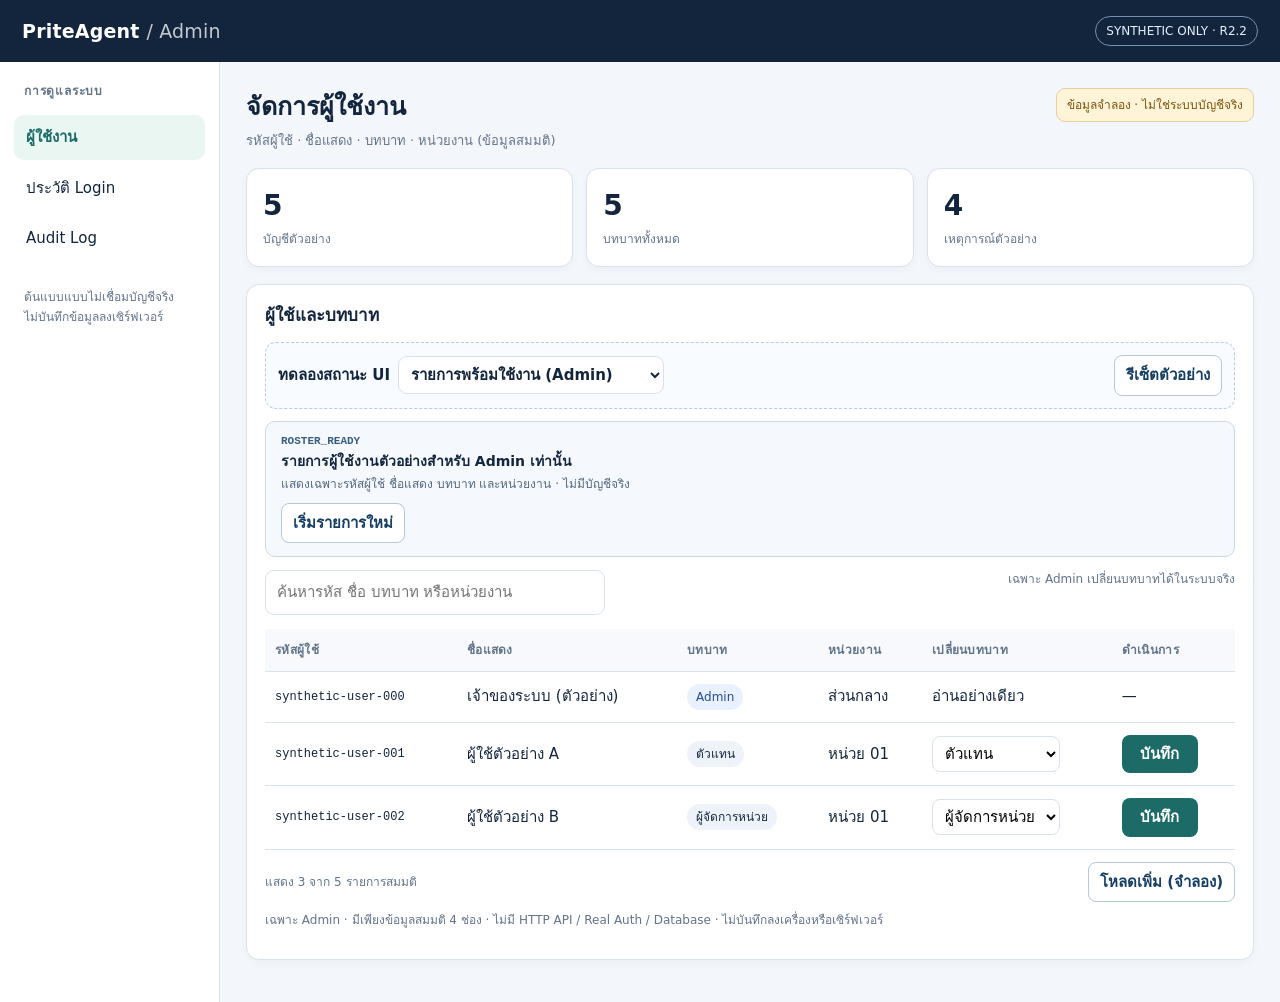
<file: admin-synthetic-r22-20261121/index.html>
<!doctype html>
<html lang="th"><head><meta charset="utf-8"><meta name="viewport" content="width=device-width,initial-scale=1"><title>PriteAgent V2 — Admin Synthetic R2.2</title>
<style>
:root{color-scheme:light;--navy:#12253d;--muted:#62748a;--bg:#f3f6fa;--panel:#fff;--stroke:#d9e2ec;--accent:#1c6b66;--soft:#e9f6f2;--danger:#a63838;--focus:#2478cc}*{box-sizing:border-box}body{margin:0;background:var(--bg);font:15px/1.5 system-ui,-apple-system,'Segoe UI',sans-serif;color:var(--navy)}button,input,select{font:inherit}button{cursor:pointer}button:focus-visible,input:focus-visible,select:focus-visible{outline:3px solid var(--focus);outline-offset:2px}button:disabled{opacity:.55;cursor:not-allowed}header{background:var(--navy);color:white;padding:16px 22px;display:flex;align-items:center;gap:16px;justify-content:space-between}.brand{font-weight:800;letter-spacing:.2px;font-size:19px}.synthetic{font-size:12px;color:#e6f0ff;border:1px solid #7390ad;border-radius:50px;padding:5px 10px}.container{display:grid;grid-template-columns:220px minmax(0,1fr);min-height:calc(100vh - 65px)}aside{background:#fff;border-right:1px solid var(--stroke);padding:20px 14px}aside h2{font-size:12px;letter-spacing:.8px;text-transform:uppercase;color:var(--muted);margin:0 10px 15px}.tabs{display:flex;flex-direction:column;gap:6px}.tab{display:block;text-align:left;background:transparent;border:0;border-radius:10px;padding:11px 12px;color:var(--navy);width:100%}.tab[aria-selected=true]{background:var(--soft);color:var(--accent);font-weight:700}main{padding:26px;min-width:0;max-width:1350px;width:100%}.headline{display:flex;justify-content:space-between;gap:14px;align-items:flex-start;flex-wrap:wrap;margin-bottom:18px}h1{margin:0;font-size:25px}p.muted{margin:5px 0 0;color:var(--muted);font-size:13px}.flag{padding:7px 10px;border-radius:9px;background:#fff4d8;border:1px solid #e5cf9c;font-size:12px;color:#77540c}.cards{display:grid;grid-template-columns:repeat(3,minmax(0,1fr));gap:13px;margin-bottom:17px}.metric,.panel{background:var(--panel);border:1px solid var(--stroke);border-radius:13px;box-shadow:0 3px 8px rgba(0,0,0,.03)}.metric{padding:16px}.metric b{display:block;font-size:28px}.metric span{font-size:12px;color:var(--muted)}.panel{padding:18px;margin-bottom:16px}.panel h2{font-size:17px;margin:0 0 14px}.toolbar{display:flex;justify-content:space-between;flex-wrap:wrap;gap:10px;margin-bottom:14px}.search{padding:10px 11px;border:1px solid var(--stroke);border-radius:9px;min-width:220px;width:min(340px,100%)}.table-wrap{overflow-x:auto;max-width:100%}table{width:100%;border-collapse:collapse;text-align:left;min-width:620px}th{font-size:12px;color:var(--muted);text-transform:uppercase;letter-spacing:.3px;background:#f7f9fc}td,th{padding:12px 10px;border-bottom:1px solid var(--stroke);vertical-align:middle}td:first-child{font-weight:600}.pill{display:inline-flex;border-radius:100px;padding:4px 9px;background:#eef3fa;font-size:12px;white-space:nowrap}.pill.admin{background:#e9f0ff;color:#244b95}.pill.ok{background:var(--soft);color:var(--accent)}.pill.denied{background:#ffefef;color:var(--danger)}.choose{padding:7px 8px;border:1px solid var(--stroke);border-radius:8px;max-width:155px;background:white}.action{background:var(--accent);border:0;border-radius:8px;padding:8px 12px;color:white;font-weight:700}.small{font-size:12px;color:var(--muted)}.foot{font-size:12px;color:var(--muted);line-height:1.7}.hidden{display:none!important}.empty{padding:24px;color:var(--muted);text-align:center}.mobiletabs{display:none}#toast{position:fixed;right:18px;top:78px;background:#113b37;color:#fff;border-radius:10px;padding:10px 15px;box-shadow:0 10px 30px #152b3b33;z-index:5;max-width:320px}#toast:empty{display:none}
@media(max-width:800px){.container{grid-template-columns:1fr}aside{display:none}.mobiletabs{display:flex;gap:7px;overflow-x:auto;padding:11px 12px;background:white;border-bottom:1px solid var(--stroke)}.mobiletabs .tab{white-space:nowrap;width:auto;flex:1;text-align:center;font-size:12px;padding:9px 7px}main{padding:15px}.cards{grid-template-columns:repeat(3,minmax(0,1fr));gap:7px}.metric{padding:11px}.metric b{font-size:22px}.metric span{font-size:11px}h1{font-size:21px}.panel{padding:12px}.flag{max-width:100%}.synthetic{font-size:10px}}@media(max-width:355px){header{padding:13px 12px}.brand{font-size:17px}h1{font-size:20px}.metric b{font-size:19px}.mobiletabs .tab{font-size:11px;padding:9px 5px}} 
@media(max-width:800px){#usersSection table{min-width:0}#usersSection thead{display:none}#usersSection tbody{display:grid;gap:9px}#usersSection tbody tr{display:grid;grid-template-columns:minmax(0,1fr) minmax(0,1fr);border:1px solid var(--stroke);border-radius:10px;padding:9px;gap:5px}#usersSection tbody td{min-width:0;border:0;padding:4px 3px;overflow-wrap:anywhere}#usersSection tbody td:first-child{grid-column:1/-1;font-size:14px}#usersSection tbody td:nth-child(2),#usersSection tbody td:nth-child(3){font-size:12px}#usersSection tbody td:nth-child(4){align-self:center}#usersSection tbody td:nth-child(5){text-align:right;align-self:center}#usersSection .choose{width:100%;max-width:none}#usersSection .action{min-width:75px}}
/* R2.2: additive cards, scenario controls, clear state messages; original shell and three panels remain unchanged */
.demo-bar{display:flex;flex-wrap:wrap;align-items:center;justify-content:space-between;gap:10px;border:1px dashed #b9cbdc;padding:12px;border-radius:11px;margin-bottom:12px;background:#f8fbff}.demo-bar label{display:flex;align-items:center;flex-wrap:wrap;gap:8px;font-weight:650}.scenario-select{max-width:100%;min-width:min(260px,100%);padding:8px;border:1px solid var(--stroke);background:#fff;border-radius:9px;color:var(--navy)}.secondary-btn{background:#fff;border:1px solid #b5c8da;color:#153e64;border-radius:8px;padding:8px 11px;font-weight:650}.state-notice{display:grid;grid-template-columns:1fr;gap:3px;padding:13px 15px;border-radius:10px;border:1px solid #cbd9e6;background:#f5f9fd;margin-bottom:13px}.state-notice.error{background:#fff5f5;border-color:#e7c3c3}.state-notice.success{background:#eaf8ee;border-color:#b5d9c0}.state-notice strong{font-size:14px}.state-notice p{margin:0;font-size:12px;color:#52677e}.state-tag{font:700 11px/1.2 ui-monospace,monospace;color:#375d81;word-break:break-word}#usersRows .id-cell{font:12px/1.5 ui-monospace,monospace;overflow-wrap:anywhere}#usersSection table{min-width:750px}#usersSection .choose{max-width:100%}#usersSection .action{min-width:76px}#pageBar{display:flex;align-items:center;justify-content:space-between;flex-wrap:wrap;gap:10px;padding-top:12px}.note-private{font-size:12px;color:var(--muted);margin-top:9px}#toast[data-kind=error]{background:#8b3131}.state-notice button{justify-self:start;margin-top:7px}
@media(max-width:800px){#usersSection table{min-width:0}#usersSection tbody tr{grid-template-columns:repeat(2,minmax(0,1fr))}#usersSection tbody td:first-child{grid-column:1/-1;font-size:12px}#usersSection tbody td:nth-child(2){grid-column:1/-1;font-weight:700}#usersSection tbody td:nth-child(3),#usersSection tbody td:nth-child(4){font-size:13px}#usersSection tbody td:nth-child(5),#usersSection tbody td:nth-child(6){align-self:end}#usersSection tbody td[data-label]:before{display:block;content:attr(data-label);font-size:10px;color:var(--muted);font-weight:500}#usersSection .choose{width:100%}#usersSection tbody td.lock-cell{text-align:left;font-size:12px;color:var(--muted)}.demo-bar{padding:10px}.demo-bar label{width:100%;display:grid;gap:5px}.scenario-select{width:100%}}
@media(max-width:360px){.demo-bar{gap:7px}#usersSection tbody tr{gap:3px}.state-notice{padding:11px}.brand{font-size:16px}.metric{padding:9px}}
</style></head><body>
<header><div class="brand">PriteAgent <span style="font-weight:400;opacity:.75">/ Admin</span></div><span class="synthetic">SYNTHETIC ONLY · R2.2</span></header>
<div class="mobiletabs" role="tablist" aria-label="เมนูจัดการ" id="mobileNav"></div>
<div class="container"><aside><h2>การดูแลระบบ</h2><nav class="tabs" role="tablist" aria-label="เมนูจัดการ" id="desktopNav"></nav><p class="foot" style="padding:14px 10px">ต้นแบบแบบไม่เชื่อมบัญชีจริง<br>ไม่บันทึกข้อมูลลงเซิร์ฟเวอร์</p></aside>
<main><div class="headline"><div><h1 id="heading">จัดการผู้ใช้งาน</h1><p class="muted" id="subtitle">รหัสผู้ใช้ · ชื่อแสดง · บทบาท · หน่วยงาน (ข้อมูลสมมติ)</p></div><div class="flag">ข้อมูลจำลอง · ไม่ใช่ระบบบัญชีจริง</div></div>
<div class="cards"><div class="metric"><b id="countUsers">5</b><span>บัญชีตัวอย่าง</span></div><div class="metric"><b>5</b><span>บทบาททั้งหมด</span></div><div class="metric"><b id="countEvents">4</b><span>เหตุการณ์ตัวอย่าง</span></div></div>
<section class="panel" id="usersSection"><h2>ผู้ใช้และบทบาท</h2>
<div class="demo-bar"><label for="scenario">ทดลองสถานะ UI
<select id="scenario" class="scenario-select">
<option value="ready">รายการพร้อมใช้งาน (Admin)</option>
<option value="identity_loading">กำลังตรวจสอบตัวตน</option>
<option value="unauthenticated">Session หมดอายุ / ยังไม่ Login</option>
<option value="forbidden">ไม่ใช่ Admin (403)</option>
<option value="roster_loading">กำลังโหลดรายการ</option>
<option value="empty">ไม่มีผู้ใช้งาน</option>
<option value="label_pending">รอยืนยันชื่อแสดง</option>
<option value="network_error">เครือข่ายขัดข้อง</option>
<option value="server_error">Server ขัดข้อง</option>
<option value="invalid_cursor">หน้าถัดไปไม่ถูกต้อง</option>
<option value="conflict">ข้อมูลเปลี่ยนระหว่างบันทึก</option>
<option value="save_failure">บันทึกไม่สำเร็จ</option>
</select></label><button type="button" class="secondary-btn" id="resetDemo">รีเซ็ตตัวอย่าง</button></div>
<div id="stateNotice" role="status" aria-live="polite" class="state-notice neutral" data-state="ROSTER_READY"><span id="stateTag" class="state-tag">ROSTER_READY</span><strong id="stateHeading">รายการผู้ใช้งานตัวอย่าง</strong><p id="stateDetail">ยังไม่ได้เชื่อม HTTP หรือบัญชีจริง</p><button type="button" id="retryDemo" class="secondary-btn">เริ่มรายการใหม่</button></div>
<div id="rosterContent"><div class="toolbar"><input class="search" id="search" aria-label="ค้นหาผู้ใช้" placeholder="ค้นหารหัส ชื่อ บทบาท หรือหน่วยงาน"><span class="small">เฉพาะ Admin เปลี่ยนบทบาทได้ในระบบจริง</span></div><div class="table-wrap"><table><thead><tr><th>รหัสผู้ใช้</th><th>ชื่อแสดง</th><th>บทบาท</th><th>หน่วยงาน</th><th>เปลี่ยนบทบาท</th><th>ดำเนินการ</th></tr></thead><tbody id="usersRows"></tbody></table></div><div id="pageBar"><span class="small" id="pageInfo">แสดง 0 รายการ</span><button type="button" id="loadMore" class="secondary-btn">โหลดเพิ่ม (จำลอง)</button></div><p class="note-private">เฉพาะ Admin · มีเพียงข้อมูลสมมติ 4 ช่อง · ไม่มี HTTP API / Real Auth / Database · ไม่บันทึกลงเครื่องหรือเซิร์ฟเวอร์</p></div></section>
<section class="panel hidden" id="sessionsSection"><h2>ประวัติการเข้าสู่ระบบ (ตัวอย่าง)</h2><div class="table-wrap"><table><thead><tr><th>เวลา</th><th>ผู้ใช้</th><th>เหตุการณ์</th><th>อุปกรณ์/เบราว์เซอร์</th><th>ผลลัพธ์</th></tr></thead><tbody id="sessionRows"></tbody></table></div><p class="foot">การจำแนกอุปกรณ์จาก Browser เป็นเพียงการประมาณ · ไม่ทราบเลขเครื่องจริง</p></section>
<section class="panel hidden" id="auditSection"><h2>ประวัติการทำรายการ (ตัวอย่าง)</h2><div class="toolbar"><label>กรองประเภท <select id="auditFilter" class="choose"><option value="all">ทั้งหมด</option><option value="auth">Login/Session</option><option value="user">บทบาทผู้ใช้</option><option value="access">การเข้าถึง</option></select></label></div><div class="table-wrap"><table><thead><tr><th>เวลา</th><th>ผู้ดำเนินการ</th><th>เหตุการณ์</th><th>รายการ</th><th>ผลลัพธ์</th></tr></thead><tbody id="auditRows"></tbody></table></div><p class="foot">ไม่มี Password, Token หรือค่าข้อมูลลูกค้าใน Log ตัวอย่าง · ระบบจริงยังต้องอนุมัตินโยบาย Retention/Privacy</p></section>
</main></div><div id="toast" role="status" aria-live="polite"></div>
<script>
'use strict';
// R2.2 synthetic UI delta: no network, authentication, browser storage, real people or source writes.
const labels={admin:'Admin',agent:'ตัวแทน',unit_manager:'ผู้จัดการหน่วย',director:'ผู้อำนวยการ',secretary:'เลขา'};
const fixturePeople=[
{id:'synthetic-user-000',name:'เจ้าของระบบ (ตัวอย่าง)',role:'admin',unit:'ส่วนกลาง'},
{id:'synthetic-user-001',name:'ผู้ใช้ตัวอย่าง A',role:'agent',unit:'หน่วย 01'},
{id:'synthetic-user-002',name:'ผู้ใช้ตัวอย่าง B',role:'unit_manager',unit:'หน่วย 01'},
{id:'synthetic-user-003',name:'ผู้ใช้ตัวอย่าง C',role:'director',unit:'หน่วย 01–02 (กำกับ)'},
{id:'synthetic-user-004',name:'ผู้ใช้ตัวอย่าง D',role:'secretary',unit:'หน่วย 02'}
];
let people=fixturePeople.map(u=>({...u}));
let audit=[{time:'21/11/69 09:15',actor:'Admin (จำลอง)',action:'user.role_changed',target:'ผู้ใช้ตัวอย่าง B · role',result:'ตัวอย่าง'},{time:'21/11/69 09:12',actor:'ผู้ใช้ตัวอย่าง A',action:'auth.login_success',target:'Session',result:'ตัวอย่าง'},{time:'21/11/69 09:11',actor:'ไม่ทราบตัวตน',action:'auth.login_failure',target:'Session',result:'ตัวอย่าง'},{time:'21/11/69 08:40',actor:'ผู้ใช้ตัวอย่าง D',action:'access.denied',target:'หน่วยอื่น',result:'ตัวอย่าง'}];
const sessions=[{time:'21/11/69 09:12',actor:'ผู้ใช้ตัวอย่าง A',action:'เข้าสู่ระบบ',device:'มือถือ · iOS · Safari (สมมติ)',result:'ตัวอย่าง'},{time:'21/11/69 09:11',actor:'ไม่ทราบตัวตน',action:'เข้าสู่ระบบไม่สำเร็จ',device:'เดสก์ท็อป · Windows · Chrome (สมมติ)',result:'ตัวอย่าง'}];
const pages=[['users','ผู้ใช้งาน'],['sessions','ประวัติ Login'],['audit','Audit Log']];
const fixtures={
ready:{state:'ROSTER_READY',message:'รายการผู้ใช้งานตัวอย่างสำหรับ Admin เท่านั้น',detail:'แสดงเฉพาะรหัสผู้ใช้ ชื่อแสดง บทบาท และหน่วยงาน · ไม่มีบัญชีจริง'},
identity_loading:{state:'IDENTITY_LOADING',message:'กำลังตรวจสอบตัวตน (จำลอง)',detail:'ยังไม่แสดงรายการผู้ใช้หรือปุ่มแก้สิทธิ์'},
unauthenticated:{state:'UNAUTHENTICATED',message:'Session ไม่พร้อมใช้งาน (จำลอง)',detail:'ข้อมูลบนหน้าถูกซ่อน · ระบบจริงต้องกลับเข้าสู่ Login เดิม'},
forbidden:{state:'FORBIDDEN',message:'ไม่มีสิทธิ์เปิดรายการผู้ใช้งาน (จำลอง)',detail:'บทบาทที่ไม่ใช่ Admin ต้องไม่เห็นข้อมูลหรือปุ่มเปลี่ยนบทบาท'},
roster_loading:{state:'ROSTER_LOADING',message:'กำลังโหลดรายการผู้ใช้ (จำลอง)',detail:'ไม่แสดงข้อมูลเก่าขณะเปลี่ยนสิทธิ์'},
empty:{state:'ROSTER_EMPTY',message:'ไม่พบผู้ใช้งาน (จำลอง)',detail:'ระบบไม่สร้างบัญชีตัวอย่างเติมลงในรายการว่าง'},
label_pending:{state:'IDENTITY_LABEL_PENDING',message:'ไม่มีชื่อแสดงสำหรับยืนยันตัวตน',detail:'แสดงเฉพาะรหัสตัวอย่างและระงับการแก้บทบาทจนกว่ารายชื่อจะชัดเจน'},
network_error:{state:'NETWORK_ERROR',message:'ไม่สามารถโหลดข้อมูลได้ (จำลอง)',detail:'เครือข่ายขัดข้อง · ไม่แสดงข้อมูลเก่าหรือรายละเอียดเทคนิค'},
server_error:{state:'SERVER_ERROR',message:'ระบบไม่สามารถแสดงรายการได้ (จำลอง)',detail:'ลองใหม่เมื่อระบบกลับมาใช้งานได้ · ไม่แสดงข้อมูลอ่อนไหว'},
invalid_cursor:{state:'INVALID_CURSOR',message:'หน้าถัดไปไม่ถูกต้อง (จำลอง)',detail:'ต้องเริ่มรายการใหม่โดยผู้ใช้กดเอง · ไม่โหลดซ้ำอัตโนมัติ'},
conflict:{state:'ROSTER_READY',message:'เตรียมทดสอบข้อมูลแก้ไขชนกัน',detail:'เลือกบทบาทของผู้ใช้ แล้วกดบันทึกเพื่อดู STALE_OR_CONFLICT'},
save_failure:{state:'ROSTER_READY',message:'เตรียมทดสอบการบันทึกล้มเหลว',detail:'เลือกบทบาท แล้วกดบันทึกเพื่อจำลอง Server ตอบผิดพลาด'}
};
const safeText=s=>String(s??'');
const $=id=>document.getElementById(id);
let page='users',scenario='ready',uiState='ROSTER_READY',messageOverride=null,visibleCount=3,selectedId=null,toastTimer=null,busy=false,operationToken=0;
function canView(){return !['unauthenticated','forbidden','identity_loading','roster_loading','network_error','server_error'].includes(scenario)}
function clearVisible(){['usersRows','sessionRows','auditRows'].forEach(x=>$(x).replaceChildren())}
function notify(message,kind='ok'){$('toast').textContent=message;$('toast').dataset.kind=kind;clearTimeout(toastTimer);toastTimer=setTimeout(()=>{$('toast').textContent=''},3600)}
function showStatus(state,headline,detail){uiState=state;$('stateNotice').className='state-notice '+(['FORBIDDEN','UNAUTHENTICATED','NETWORK_ERROR','SERVER_ERROR','INVALID_CURSOR','STALE_OR_CONFLICT'].includes(state)?'error':state==='ROLE_SAVED'?'success':'neutral');$('stateTag').textContent=state;$('stateHeading').textContent=headline;$('stateDetail').textContent=detail;$('stateNotice').setAttribute('data-state',state)}
function updateStatus(){if(messageOverride){showStatus(messageOverride.state,messageOverride.message,messageOverride.detail);return}const m=fixtures[scenario];showStatus(m.state,m.message,m.detail)}
function nav(){for(const id of ['desktopNav','mobileNav']){const root=$(id);root.replaceChildren();for(const [key,label] of pages){const b=document.createElement('button');b.type='button';b.className='tab';b.role='tab';b.textContent=label;b.setAttribute('aria-selected',String(page===key));b.disabled=key!=='users'&&!canView();b.addEventListener('click',()=>switchPage(key));root.append(b)}}}
function switchPage(key){if(key!=='users'&&!canView()){notify('ต้องเป็น Admin ที่ตรวจสิทธิ์ผ่านก่อน · จำลองเท่านั้น','error');return}page=key;nav();for(const [k] of pages){$(k+'Section').classList.toggle('hidden',k!==key)}const titles={users:['จัดการผู้ใช้งาน','รหัสผู้ใช้ · ชื่อแสดง · บทบาท · หน่วยงาน (ข้อมูลสมมติ)'],sessions:['ประวัติการเข้าสู่ระบบ','ตัวอย่างประวัติสำหรับการออกแบบเท่านั้น'],audit:['ประวัติการทำรายการ','รายการเหตุการณ์ตัวอย่าง ไม่มีข้อมูลลูกค้าจริง']};$('heading').textContent=titles[key][0];$('subtitle').textContent=titles[key][1];if(key==='sessions')renderSessions();if(key==='audit')renderAudit()}
function cell(tr,value,label){const td=document.createElement('td');td.textContent=safeText(value);td.dataset.label=label;tr.append(td);return td}
function rosterVisible(){return canView()&&!['empty'].includes(scenario)}
function renderUsers(){const tbody=$('usersRows');tbody.replaceChildren();$('countUsers').textContent=String(canView()?(scenario==='empty'?0:people.length):'—');$('rosterContent').classList.toggle('hidden',!canView());document.querySelector('.cards').classList.toggle('hidden',!canView());$('loadMore').disabled=busy;$('search').disabled=busy;
if(!canView()){clearVisible();return}
if(scenario==='empty'){$('rosterContent').classList.remove('hidden');$('loadMore').classList.add('hidden');$('pageInfo').textContent='0 รายการ';const row=document.createElement('tr');const td=cell(row,'ไม่มีรายการผู้ใช้ตัวอย่าง','');td.colSpan=6;td.className='empty';tbody.append(row);return}
let q=$('search').value.trim().toLocaleLowerCase('th');const filtered=people.filter(u=>[u.id,u.name,labels[u.role],u.unit].join(' ').toLocaleLowerCase('th').includes(q));const visible=q?filtered:filtered.slice(0,visibleCount);
for(const u of visible){const tr=document.createElement('tr');tbody.append(tr);cell(tr,u.id,'รหัสผู้ใช้').className='id-cell';cell(tr,scenario==='label_pending'?'[รอยืนยันชื่อแสดง]':u.name,'ชื่อแสดง');const roleCell=cell(tr,'','บทบาท');const role=document.createElement('span');role.className='pill'+(u.role==='admin'?' admin':'');role.textContent=labels[u.role];roleCell.append(role);cell(tr,u.unit,'หน่วยงาน');const pickerCell=cell(tr,'','แก้บทบาท'),saveCell=cell(tr,'','ดำเนินการ');if(u.role==='admin'){pickerCell.textContent='อ่านอย่างเดียว';pickerCell.classList.add('lock-cell');saveCell.textContent='—';continue}
const select=document.createElement('select');select.className='choose';select.id='role-'+u.id;select.setAttribute('aria-label','เลือกบทบาท '+u.id);for(const k of ['agent','unit_manager','director','secretary']){const op=document.createElement('option');op.value=k;op.textContent=labels[k];op.selected=k===u.role;select.append(op)}select.disabled=busy||scenario==='label_pending';select.addEventListener('change',()=>{selectedId=u.id;messageOverride={state:'ROLE_EDITING',message:'กำลังเลือกบทบาทใหม่ของ '+u.id,detail:'ยังไม่มีการบันทึกจริงหรือส่งข้อมูลออกจากหน้านี้'};updateStatus();save.disabled=select.value===u.role;});pickerCell.append(select);
const save=document.createElement('button');save.type='button';save.className='action';save.textContent='บันทึก';save.disabled=busy||scenario==='label_pending';save.setAttribute('aria-label','บันทึกบทบาท '+u.id);save.addEventListener('click',()=>saveRole(u.id,select.value));saveCell.append(save)}
if(visible.length===0){const tr=document.createElement('tr');const td=cell(tr,'ไม่พบผู้ใช้ที่ตรงกับคำค้นหา','');td.colSpan=6;td.className='empty';tbody.append(tr)}
const more=!q&&visibleCount<filtered.length;$('loadMore').classList.toggle('hidden',!more);$('pageInfo').textContent=`แสดง ${visible.length} จาก ${filtered.length} รายการสมมติ`;}
function renderSessions(){const tbody=$('sessionRows');tbody.replaceChildren();if(!canView())return;for(const s of sessions){const tr=document.createElement('tr');for(const v of [s.time,s.actor,s.action,s.device,s.result])cell(tr,v,'');tbody.append(tr)}}
function renderAudit(){const tbody=$('auditRows');tbody.replaceChildren();if(!canView())return;const f=$('auditFilter').value;for(const a of audit.filter(x=>f==='all'||x.action.startsWith(f+'.'))){const tr=document.createElement('tr');for(const v of [a.time,a.actor,a.action,a.target,a.result])cell(tr,v,'');tbody.append(tr)}}
function applyScenario(value){operationToken++;busy=false;scenario=value;selectedId=null;visibleCount=3;messageOverride=null;$('search').value='';$('scenario').value=value;page='users';updateStatus();nav();switchPage('users');renderUsers();renderSessions();renderAudit()}
function saveRole(id,newRole){if(!canView()||busy||scenario==='label_pending'){notify('บันทึกไม่ได้ในสถานะนี้','error');return}const u=people.find(x=>x.id===id);if(!u||u.role==='admin'||!['agent','unit_manager','director','secretary'].includes(newRole)){notify('ไม่อนุญาตให้แก้บัญชี Admin','error');return}if(newRole===u.role){notify('ยังไม่มีการเปลี่ยนบทบาท');return}
const token=++operationToken;busy=true;messageOverride={state:'ROLE_SAVING',message:'กำลังบันทึกบทบาท (จำลอง)',detail:'ปุ่มจะถูกปิดขณะรอผล · ยังไม่แสดงว่าสำเร็จ'};updateStatus();renderUsers();setTimeout(()=>{if(token!==operationToken)return;busy=false;if(scenario==='conflict'){messageOverride={state:'STALE_OR_CONFLICT',message:'ข้อมูลผู้ใช้ถูกแก้ไขระหว่างบันทึก',detail:'ไม่ได้เปลี่ยนสิทธิ์ · โปรดตรวจสอบใหม่ก่อนลองอีกครั้ง'};notify('ไม่บันทึก: ข้อมูลมีการเปลี่ยนแปลง','error')}else if(scenario==='save_failure'){messageOverride={state:'SERVER_ERROR',message:'บันทึกไม่สำเร็จ (จำลอง)',detail:'สิทธิ์เดิมยังเหมือนเดิม · ไม่แสดงผลสำเร็จล่วงหน้า'};notify('บันทึกไม่สำเร็จ · สิทธิ์ไม่เปลี่ยน','error')}else{const old=u.role;u.role=newRole;audit.unshift({time:'21/11/69 18:39',actor:'Admin (จำลอง)',action:'user.role_changed',target:`${u.id} · ${labels[old]} → ${labels[u.role]}`,result:'ตัวอย่าง'});$('countEvents').textContent=String(audit.length);messageOverride={state:'ROLE_SAVED',message:'บันทึกในต้นแบบสำเร็จ',detail:'เปลี่ยนเฉพาะข้อมูลสมมติในหน้านี้ · ยังไม่มี API หรือสิทธิ์จริง'};notify('บันทึกในต้นแบบสำเร็จ · ไม่มีการเปลี่ยนสิทธิ์จริง')};updateStatus();renderUsers();renderAudit()},650)}
function loadMore(){if(busy||!canView()||scenario==='empty')return;const token=++operationToken;busy=true;messageOverride={state:'PAGE_LOADING',message:'กำลังโหลดหน้าถัดไป (จำลอง)',detail:'รายการเดิมยังแสดงอยู่ ไม่ส่ง HTTP Request'};updateStatus();$('loadMore').disabled=true;setTimeout(()=>{if(token!==operationToken)return;busy=false;if(scenario==='invalid_cursor'){messageOverride={state:'INVALID_CURSOR',message:'Cursor ของหน้าถัดไปไม่ถูกต้อง (จำลอง)',detail:'ไม่โหลดซ้ำอัตโนมัติ · กดเริ่มรายการใหม่เพื่อกู้สถานะ'};notify('โหลดหน้าถัดไปไม่ได้','error')}else{visibleCount+=3;messageOverride=null}updateStatus();renderUsers()},450)}
$('scenario').addEventListener('change',e=>applyScenario(e.target.value));$('search').addEventListener('input',()=>{if(canView()){visibleCount=3;messageOverride=null;updateStatus();renderUsers()}});$('loadMore').addEventListener('click',loadMore);$('auditFilter').addEventListener('change',renderAudit);
$('resetDemo').addEventListener('click',()=>{people=fixturePeople.map(u=>({...u}));audit=audit.slice(0,0);audit.push({time:'21/11/69 09:15',actor:'Admin (จำลอง)',action:'user.role_changed',target:'ตัวอย่าง · role',result:'ตัวอย่าง'});$('countEvents').textContent=String(audit.length);applyScenario('ready');notify('รีเซ็ตข้อมูลสมมติแล้ว')});
$('retryDemo').addEventListener('click',()=>applyScenario('ready'));
applyScenario('ready');

</script></body></html>
</file>
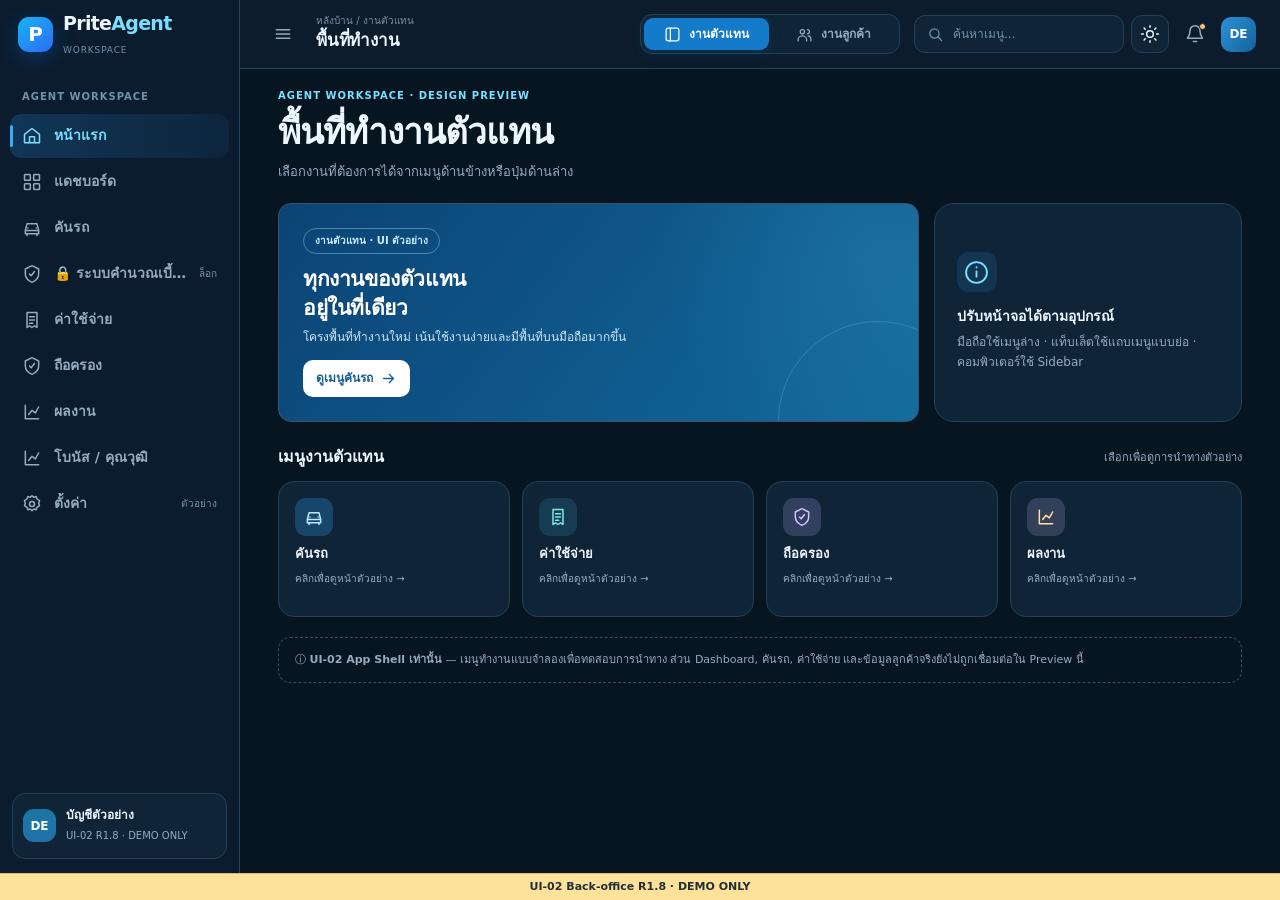
<file: backoffice/index.html>
<!doctype html>
<html lang="th" data-theme="dark">
<head>
<meta charset="utf-8"/>
<meta name="viewport" content="width=device-width,initial-scale=1,viewport-fit=cover"/>
<meta name="color-scheme" content="dark light"/>
<script>/* UI-only theme preference; never store credentials */try{var t=localStorage.getItem('priteagent.ui.theme.v1');document.documentElement.dataset.theme=t==='light'?'light':'dark'}catch(_){document.documentElement.dataset.theme='dark'}</script>
<title>PriteAgent — App Shell UI-02 R1.8 · DEMO ONLY</title>
<style>
:root{font-family:-apple-system,BlinkMacSystemFont,"Segoe UI","Noto Sans Thai",system-ui,sans-serif;color-scheme:dark;--bg:#071521;--aside:#0b1c2e;--panel:#0f2437;--panel2:#102b40;--surface:#0c1c2d;--line:#234158;--line2:#2f526a;--text:#eef7ff;--muted:#94abc0;--muted2:#7192a9;--accent:#39adfa;--cyan:#78e0ff;--soft-accent:rgba(57,173,250,.13);--shadow:rgba(0,0,0,.26);--white:#fff}
html[data-theme=light]{color-scheme:light;--bg:#f5f8fc;--aside:#fff;--panel:#fff;--panel2:#eef5fc;--surface:#fff;--line:#dbe6f1;--line2:#c9dce9;--text:#1a3147;--muted:#60788e;--muted2:#7290a4;--accent:#117acc;--cyan:#096ca5;--soft-accent:#e7f3fd;--shadow:rgba(54,94,125,.1);--white:#fff}
*,*:before,*:after{box-sizing:border-box}html,body{margin:0;width:100%;height:100%;overflow:hidden}body{background:var(--bg);color:var(--text);font-size:14px;line-height:1.55}button,input{font:inherit}button{cursor:pointer}button:disabled{cursor:default;opacity:.5}button,input{outline-offset:2px}button:focus-visible,input:focus-visible{outline:3px solid #49bdfc}button{background:none;color:inherit;border:none}a{color:inherit;text-decoration:none}.icon{height:20px;width:20px;display:inline-block;fill:none;stroke:currentColor;stroke-width:1.8;stroke-linecap:round;stroke-linejoin:round;flex-shrink:0}.icon.sm{width:17px;height:17px}.icon.lg{width:25px;height:25px}
.shell{display:flex;min-height:100dvh;height:100dvh;padding-bottom:27px}.side{width:240px;flex:0 0 240px;background:var(--aside);border-right:1px solid var(--line);display:flex;flex-direction:column;min-width:0;transition:width .15s,flex-basis .15s;z-index:20}.brand{height:69px;flex:0 0 69px;display:flex;align-items:center;gap:10px;padding:0 18px;white-space:nowrap;overflow:hidden}.brandmark{height:35px;width:35px;flex:0 0 35px;display:grid;place-items:center;border-radius:11px;font-weight:900;font-size:20px;color:white;background:linear-gradient(140deg,#16b4f3,#2d6bf8);box-shadow:0 6px 21px #197cf344}.brandname{font-size:19px;font-weight:820;letter-spacing:-.7px}.brandname em{font-style:normal;color:var(--cyan)}.subbrand{font-size:9px;color:var(--muted2);letter-spacing:.095em;margin-top:-3px}.sidebody{overflow-y:auto;padding:8px 10px 15px;scrollbar-width:thin;flex:1}.sidenavtitle{padding:12px 12px 7px;color:var(--muted2);font-weight:800;font-size:10px;letter-spacing:.1em}.navitem{width:100%;display:flex;align-items:center;gap:12px;text-align:left;border-radius:11px;min-height:44px;padding:9px 12px;color:var(--muted);font-weight:600;margin:2px 0;position:relative}.navitem:hover{background:var(--soft-accent);color:var(--text)}.navitem.active{background:linear-gradient(90deg,rgba(37,144,231,.22),rgba(37,144,231,.08));color:var(--cyan)}.navitem.active:before{content:"";height:22px;width:3px;background:var(--accent);border-radius:5px;position:absolute;left:0}.navitem .t{white-space:nowrap;overflow:hidden;text-overflow:ellipsis}.navitem .later{margin-left:auto;color:var(--muted2);font-size:10px;font-weight:500}.sidefooter{margin:8px 12px 14px;padding:12px 10px;border:1px solid var(--line);background:var(--panel);border-radius:13px;display:flex;align-items:center;gap:10px;white-space:nowrap}.avatar{height:33px;width:33px;display:grid;place-items:center;border-radius:11px;background:linear-gradient(145deg,#187aa1,#236eaa);color:#fff;font-weight:800;font-size:12px;flex-shrink:0}.sidefooter strong{display:block;font-size:12px}.sidefooter small{font-size:10px;color:var(--muted)}
.shell.collapsed .side{width:69px;flex-basis:69px}.shell.collapsed .brand{padding:0 17px}.shell.collapsed .brandcopy,.shell.collapsed .sidenavtitle,.shell.collapsed .navitem .t,.shell.collapsed .navitem .later,.shell.collapsed .sidefooter .accountcopy{display:none}.shell.collapsed .navitem{justify-content:center;padding:10px}.shell.collapsed .sidefooter{justify-content:center;padding:10px 5px}.shell.collapsed .sidebody{padding-inline:8px}
.frame{height:100%;flex:1;min-width:0;display:flex;flex-direction:column}.top{height:69px;min-height:69px;display:flex;align-items:center;gap:14px;padding:0 24px;border-bottom:1px solid var(--line);background:var(--surface);position:relative;z-index:12}.iconbtn{height:38px;width:38px;display:inline-grid;place-items:center;border-radius:11px;color:var(--muted);border:1px solid transparent}.iconbtn:hover,.iconbtn.on{background:var(--soft-accent);color:var(--cyan);border-color:var(--line)}.top .location{flex:1;min-width:0}.top .location .crumb{font-size:10px;color:var(--muted2);line-height:1.2}.top .location strong{display:block;font-size:17px;letter-spacing:-.25px}.topactions{display:flex;align-items:center;gap:7px}.topactions #searchIcon{display:none}.searchtop{display:flex;align-items:center;gap:9px;background:var(--panel);border:1px solid var(--line);border-radius:11px;height:38px;padding:0 12px;min-width:210px;color:var(--muted2);text-align:left}.searchtop span{font-size:12px}.notifdot{position:relative}.notifdot:after{content:"";position:absolute;width:7px;height:7px;top:7px;right:7px;background:#ffbe74;border:1px solid var(--surface);border-radius:50%}.topavatar{height:35px;width:35px;border-radius:10px;background:linear-gradient(125deg,#2b92d7,#14629b);color:#fff;font-size:12px;font-weight:800}.topmobilebrand{display:none}
.segbar{display:flex;align-items:center;gap:12px;padding:15px clamp(18px,3.1vw,38px) 0}.segment{display:flex;align-items:center;padding:4px;background:var(--panel);border:1px solid var(--line);border-radius:12px;gap:4px;min-width:290px}.segment button{flex:1;border-radius:9px;min-height:34px;font-size:12px;font-weight:700;color:var(--muted);display:flex;justify-content:center;align-items:center;gap:8px}.segment button.active{background:#147aca;color:#fff;box-shadow:0 4px 13px #117ac627}.segbar .note{font-size:11px;color:var(--muted);white-space:nowrap}.workspace{flex:1;min-height:0;overflow-y:auto;scrollbar-width:thin;padding:19px clamp(18px,3.1vw,38px) 40px}.workinner{max-width:1100px;margin:0 auto}.sectioneyebrow{color:var(--cyan);font-size:10px;font-weight:800;letter-spacing:.1em}.sectiontitle{font-size:clamp(25px,3.2vw,35px);letter-spacing:-1px;line-height:1.3;margin:6px 0 7px;font-weight:820}.subtitle{font-size:13px;color:var(--muted);margin:0 0 21px}.introgrid{display:grid;grid-template-columns:minmax(0,1.35fr) minmax(210px,.65fr);gap:15px;margin-bottom:23px}.focuscard{background:radial-gradient(circle at 93% 23%,rgba(92,205,242,.12),transparent 35%),linear-gradient(128deg,#0c4375,#126a9c);border:1px solid #2184c0;border-radius:20px;min-height:170px;padding:24px;color:#fff;overflow:hidden;position:relative}.focuscard:after{content:"";position:absolute;width:200px;height:200px;border-radius:50%;border:1px solid #8cddff35;right:-60px;bottom:-100px}.focuscard .pill{display:inline-flex;border:1px solid #a0e2ff66;border-radius:20px;padding:4px 11px;font-size:10px;color:#c9efff;font-weight:700}.focuscard h2{font-size:21px;margin:11px 0 5px;letter-spacing:-.4px;line-height:1.38}.focuscard p{font-size:12px;color:#cee7f6;margin:0 0 14px;max-width:330px}.focuscard .action{background:#fff;border-radius:10px;color:#155d95;padding:9px 13px;font-weight:800;font-size:12px;position:relative;z-index:1;display:inline-flex;align-items:center;gap:7px}.tipcard{border:1px solid var(--line);background:var(--panel);border-radius:20px;min-height:170px;padding:22px;display:flex;flex-direction:column;justify-content:center;gap:14px}.tipicon{width:40px;height:40px;background:var(--soft-accent);color:var(--cyan);display:grid;place-items:center;border-radius:12px}.tipcard strong{font-size:14px}.tipcard p{color:var(--muted);font-size:12px;margin:5px 0 0;line-height:1.65}.sectionbar{display:flex;align-items:center;justify-content:space-between;gap:12px;margin-bottom:11px}.sectionbar h3{margin:0;font-size:16px;font-weight:800}.sectionbar .meta{font-size:11px;color:var(--muted)}.tiles{display:grid;grid-template-columns:repeat(4,minmax(0,1fr));gap:12px;margin-bottom:20px}.tile{text-align:left;border:1px solid var(--line);border-radius:16px;min-height:136px;background:var(--panel);padding:16px;display:flex;flex-direction:column;gap:8px;min-width:0;transition:transform .14s,border-color .14s}.tile:hover{border-color:#3197d1;transform:translateY(-2px)}.tileicon{height:38px;width:38px;display:grid;place-items:center;border-radius:11px;background:#17466a;color:#b4ecff}.tileicon.v2{background:#173b52;color:#7de7e1}.tileicon.v3{background:#31405f;color:#d4c1ff}.tileicon.v4{background:#33405a;color:#ffe0a0}.tile b{font-size:13px}.tile small{color:var(--muted);font-size:10px;line-height:1.4}.footinfo{font-size:11px;color:var(--muted);border:1px dashed var(--line2);border-radius:12px;padding:13px 16px;line-height:1.7}
.noticeMobile{display:none}.notice{position:fixed;bottom:0;left:0;right:0;z-index:70;color:#232f38;background:#ffe29a;border-top:1px solid #e5b96e;min-height:27px;display:grid;place-items:center;text-align:center;font-weight:800;font-size:11px;padding:3px 8px calc(3px + env(safe-area-inset-bottom,0px));pointer-events:none}.mobilebottom{display:none}.backdrop{display:none}.drawerclose{display:none}.mobilebrand{display:none}
.pop{position:fixed;z-index:61;right:24px;top:62px;border:1px solid var(--line2);background:var(--aside);border-radius:15px;box-shadow:0 18px 65px var(--shadow);padding:11px;min-width:240px;max-width:min(400px,calc(100vw - 25px));display:none}.pop.open{display:block}.pop h3{font-size:13px;margin:5px 8px 11px}.pop button,.pop a{display:flex;align-items:center;gap:8px;justify-content:flex-start;text-align:left;width:100%;min-height:38px;padding:9px 11px;border-radius:8px;color:var(--text);font-size:12px}.pop button:hover,.pop a:hover{background:var(--soft-accent)}.pop .tiny{font-size:10px;color:var(--muted);margin:5px 8px}.overlay{position:fixed;inset:0;background:#031220aa;z-index:80;display:none;align-items:center;justify-content:center;padding:16px}.overlay.open{display:flex}.dialog{background:var(--aside);border:1px solid var(--line2);border-radius:20px;padding:22px;width:100%;max-width:430px;box-shadow:0 24px 80px #0006}.dialogHead{display:flex;justify-content:space-between;align-items:flex-start;gap:12px}.dialog h2{font-size:18px;margin:0}.dialog p{font-size:13px;color:var(--muted);line-height:1.75;margin:10px 0 18px}.dialog .btnprimary{border-radius:10px;padding:10px 15px;background:#137dca;color:#fff;font-size:12px;font-weight:800;min-height:42px}.searchdialog{max-width:540px}.searchinput{width:100%;border:1px solid var(--line2);background:var(--panel);border-radius:12px;padding:13px 15px;font-size:15px;color:var(--text);outline:none;margin:14px 0 8px}.results{max-height:300px;overflow:auto}.results button{width:100%;border-radius:10px;padding:11px;display:flex;align-items:center;justify-content:space-between;border-bottom:1px solid var(--line);text-align:left}.results button:hover{background:var(--soft-accent)}.results small{color:var(--muted);font-size:10px}.hide{display:none!important}
@media(max-width:1050px){.side{width:72px;flex-basis:72px}.brand{padding:0 18px}.brandcopy,.sidenavtitle,.navitem .t,.navitem .later,.sidefooter .accountcopy{display:none}.navitem{justify-content:center;padding:10px}.sidefooter{justify-content:center;padding:10px 5px}.sidebody{padding:8px}.searchtop{min-width:135px}.top{padding-inline:17px}.introgrid{grid-template-columns:1fr 230px}.tiles{grid-template-columns:repeat(2,minmax(0,1fr))}}
@media(max-width:720px){.shell{padding-bottom:calc(85px + env(safe-area-inset-bottom,0px))}.side{position:fixed;top:0;bottom:0;width:min(300px,83vw)!important;flex-basis:auto!important;transform:translateX(-101%);box-shadow:8px 0 30px #0005;transition:transform .2s;z-index:65}.shell.drawer-open .side{transform:translateX(0)}.shell.drawer-open .backdrop{position:fixed;z-index:64;inset:0;background:#0009;display:block}.side .brand{height:64px;flex-basis:64px;padding:0 18px}.side .brandcopy,.side .sidenavtitle,.side .navitem .t,.side .navitem .later,.side .sidefooter .accountcopy{display:block}.side .navitem{justify-content:flex-start;padding:10px 12px}.side .sidefooter{justify-content:flex-start;padding:12px}.drawerclose{display:grid;margin-left:auto}.top{height:58px;min-height:58px;gap:7px;padding-inline:13px}.topmobilebrand{display:flex;align-items:center;gap:7px;font-weight:820;letter-spacing:-.45px;font-size:17px}.topmobilebrand .brandmark{height:29px;width:29px;border-radius:9px;font-size:17px}.top .location{display:none}.topactions{margin-left:auto;gap:2px}.topactions .searchtop{display:none}.topactions #searchIcon{display:grid}.topavatar{width:31px;height:31px}.top .iconbtn{height:36px;width:36px}.segbar{padding:10px 13px 0}.segment{width:100%;min-width:0}.segment button{min-height:35px}.segbar .note{display:none}.workspace{padding:15px 13px 20px}.sectiontitle{font-size:26px;margin-top:4px}.subtitle{margin-bottom:17px}.introgrid{grid-template-columns:1fr;gap:10px;margin-bottom:22px}.focuscard{padding:20px;min-height:160px;border-radius:17px}.focuscard h2{font-size:21px;margin:9px 0 4px}.focuscard p{margin-bottom:12px}.tipcard{min-height:auto;padding:13px 15px;border-radius:15px;display:flex;flex-direction:row;align-items:center;gap:13px}.tipcard .tipicon{flex:0 0 39px}.tipcard .tipcardtext{flex:1}.tipcard p{margin:2px 0 0}.tiles{grid-template-columns:repeat(2,minmax(0,1fr));gap:9px}.tile{padding:12px;min-height:122px;border-radius:13px}.tileicon{height:35px;width:35px}.tile small{font-size:10px}.mobilebottom{display:grid;position:fixed;bottom:27px;left:0;right:0;grid-template-columns:repeat(4,1fr);min-height:58px;background:var(--aside);border-top:1px solid var(--line);z-index:40;padding:3px 4px 0}.mobilebottom button{display:flex;flex-direction:column;align-items:center;justify-content:center;gap:1px;color:var(--muted);border-radius:10px;font-size:10px;min-width:0}.mobilebottom button.active{color:var(--cyan)}.mobilebottom .icon{width:20px;height:20px}.pop{right:9px;top:51px}.notice{font-size:10px;white-space:nowrap}.noticeDesktop{display:none}.noticeMobile{display:inline}.shell.collapsed .side .brandcopy,.shell.collapsed .side .navitem .t,.shell.collapsed .side .sidenavtitle,.shell.collapsed .side .sidefooter .accountcopy{display:block}}
@media(max-width:355px){.topmobilebrand{font-size:15px}.topmobilebrand .brandmark{width:26px;height:26px}.top{padding-inline:8px}.segbar{padding-inline:9px}.workspace{padding-inline:10px}.focuscard{padding:16px}.focuscard h2{font-size:19px}.tile{padding:10px}.segment button{font-size:11px}.notice{font-size:9px}}
@media(prefers-reduced-motion:reduce){*{transition:none!important}}

/* UI-02 R1.3: icon-only animated theme switch aligned with Login R4.5 */
#themeToggle.themeModeButton{border:1px solid var(--line);background:var(--panel);color:var(--text);transition:background-color .28s ease,color .28s ease,border-color .28s ease}
#themeToggle .themeModeGlyph{height:22px;width:22px;overflow:visible;transform:rotate(0deg);transition:transform .42s cubic-bezier(.2,.85,.3,1)}
#themeToggle .themeSun,#themeToggle .themeMoon{transform-origin:12px 12px;transition:opacity .32s ease,transform .42s cubic-bezier(.2,.85,.3,1)}
#themeToggle .themeSun{opacity:0;transform:rotate(-80deg) scale(.25)}
#themeToggle .themeMoon{opacity:1;transform:rotate(0deg) scale(1)}
html[data-theme="light"] #themeToggle .themeModeGlyph{transform:rotate(90deg)}
html[data-theme="light"] #themeToggle .themeSun{opacity:1;transform:rotate(-90deg) scale(1)}
html[data-theme="light"] #themeToggle .themeMoon{opacity:0;transform:rotate(80deg) scale(.25)}
@media(prefers-reduced-motion:reduce){#themeToggle.themeModeButton,#themeToggle .themeModeGlyph,#themeToggle .themeSun,#themeToggle .themeMoon{transition:none!important}}


/* UI-02 R1.4: stronger tap feedback on mobile; preserve reduced-motion settings. */
@keyframes themeModeTap{0%{transform:scale(1) rotate(0deg)}34%{transform:scale(.81) rotate(-18deg)}68%{transform:scale(1.16) rotate(12deg)}100%{transform:scale(1) rotate(0deg)}}
#themeToggle.themeTap{animation:themeModeTap .66s cubic-bezier(.18,.7,.22,1) both}
#themeToggle .themeModeGlyph,#themeToggle .themeSun,#themeToggle .themeMoon{transform-box:view-box;backface-visibility:hidden}
@media(prefers-reduced-motion:reduce){#themeToggle.themeTap{animation:none!important}}


/* UI-02 R1.5 focused mobile bottom-nav submenu: no app/business rule changes. */
.submenuScrim,.bottomSubmenu{display:none}
@media(max-width:720px){
.submenuScrim:not([hidden]){display:block;position:fixed;inset:0;background:rgba(2,15,28,.38);z-index:43}
.bottomSubmenu:not([hidden]){display:block;position:fixed;left:10px;right:10px;bottom:calc(91px + env(safe-area-inset-bottom,0px));background:var(--aside);border:1px solid var(--line2);border-radius:18px;box-shadow:0 14px 48px var(--shadow);z-index:52;max-height:min(66dvh,495px);overflow:hidden}
.bottomSubmenuHead{display:flex;align-items:center;justify-content:space-between;gap:10px;padding:13px 14px 10px;border-bottom:1px solid var(--line)}
.bottomSubmenuHead h2{margin:0;font-size:15px;font-weight:820}
.bottomSubmenuHead span{display:block;font-size:10px;color:var(--muted)}
.bottomSubmenuHead button{flex-shrink:0;display:grid;place-items:center;width:35px;height:35px;border:1px solid var(--line);border-radius:10px}
.bottomSubmenuItems{display:grid;grid-template-columns:repeat(2,minmax(0,1fr));gap:7px;padding:10px 12px 13px;overflow-y:auto;max-height:min(51dvh,406px)}
.bottomSubmenuItems button{min-width:0;min-height:46px;display:flex;align-items:center;gap:9px;padding:8px 10px;border-radius:10px;border:1px solid var(--line);background:var(--panel);text-align:left;color:var(--text);font-size:12px;font-weight:650}
.bottomSubmenuItems button:hover,.bottomSubmenuItems button:focus-visible{border-color:var(--accent);background:var(--soft-accent)}
.bottomSubmenuItems button .icon{height:18px;width:18px;color:var(--cyan)}
.bottomSubmenuItems button .itemLabel{min-width:0;overflow-wrap:anywhere}
.mobilebottom{z-index:54} /* keep bottom tabs tappable above submenu scrim */
.mobilebottom button[aria-expanded="true"]{background:var(--soft-accent);color:var(--cyan);font-weight:800}
}
@media(max-width:355px){.bottomSubmenuItems{grid-template-columns:1fr;max-height:48dvh}}

/* UI-02 R1.6: desktop/tablet workspace selector in header; mobile uses bottom submenus. */
.top .location{flex:1 1 140px;min-width:0}
.top .segment{width:260px;min-width:260px;flex:0 0 260px;margin:0;padding:3px;gap:2px}
.top .segment button{min-height:32px;min-width:0;white-space:nowrap;padding:0 5px}
@media(min-width:721px) and (max-width:1180px){
 .top{gap:9px}
 .top .location strong{font-size:15px}
 .top .segment{width:216px;min-width:216px;flex-basis:216px}
 .top .segment button{font-size:11px;gap:3px;padding:0 3px}
 .topactions .searchtop{display:none}
 .topactions #searchIcon{display:grid}
}
@media(max-width:720px){.top .segment{display:none}}
</style>
<link rel="stylesheet" href="../ui/shared-design.css?rev=pa-shared-r3">
<link rel="stylesheet" href="../ui/shared-components.css?rev=pa-car-confirm-r4">
<script type="module" src="../ui/shared-theme-artwork.js?rev=pa-shared-theme-r1"></script>
</head>
<body>
<svg xmlns="http://www.w3.org/2000/svg" style="position:absolute;width:0;height:0;overflow:hidden" aria-hidden="true">
<symbol id="i-menu" viewBox="0 0 24 24"><path d="M4 7h16M4 12h16M4 17h16"/></symbol>
<symbol id="i-arrow" viewBox="0 0 24 24"><path d="m5 12 14 0m-6-6 6 6-6 6"/></symbol>
<symbol id="i-home" viewBox="0 0 24 24"><path d="m3 10 9-7 9 7v10H3zM9 20v-7h6v7"/></symbol>
<symbol id="i-panel" viewBox="0 0 24 24"><rect x="3" y="3" width="18" height="18" rx="3"/><path d="M9 3v18"/></symbol>
<symbol id="i-grid" viewBox="0 0 24 24"><rect x="3" y="3" width="7" height="7" rx="1"/><rect x="14" y="3" width="7" height="7" rx="1"/><rect x="3" y="14" width="7" height="7" rx="1"/><rect x="14" y="14" width="7" height="7" rx="1"/></symbol>
<symbol id="i-car" viewBox="0 0 24 24"><path d="M4 15 6 7h12l2 8M4 15h16v4H4zM6 19v2m12-2v2M7 12h.1M17 12h.1"/></symbol>
<symbol id="i-receipt" viewBox="0 0 24 24"><path d="M6 3h12v18l-3-2-3 2-3-2-3 2zM9 8h6M9 12h6M9 16h4"/></symbol>
<symbol id="i-users" viewBox="0 0 24 24"><circle cx="9" cy="8" r="3"/><path d="M3 21v-2c0-3 3-5 6-5s6 2 6 5v2M16 5c2 0 3 1 3 3s-1 3-3 3M17 14c3 0 4 2 4 5v2"/></symbol>
<symbol id="i-calendar" viewBox="0 0 24 24"><rect x="3" y="5" width="18" height="16" rx="2"/><path d="M7 3v4M17 3v4M3 10h18M8 15h3"/></symbol>
<symbol id="i-chart" viewBox="0 0 24 24"><path d="M4 20V4M4 20h16M8 15l4-5 4 3 4-7"/></symbol>
<symbol id="i-shield" viewBox="0 0 24 24"><path d="M12 2 20 6v6c0 5-3 8-8 10-5-2-8-5-8-10V6zM9 12l2 2 4-5"/></symbol>
<symbol id="i-setting" viewBox="0 0 24 24"><circle cx="12" cy="12" r="3"/><path d="m12 2 2 2 3-1 1 3 3 2-1 3 1 3-3 2-1 3-3-1-2 2-2-2-3 1-1-3-3-2 1-3-1-3 3-2 1-3 3 1z"/></symbol>
<symbol id="i-search" viewBox="0 0 24 24"><circle cx="10.5" cy="10.5" r="6.5"/><path d="m15.5 15.5 5 5"/></symbol>
<symbol id="i-bell" viewBox="0 0 24 24"><path d="M18 8a6 6 0 0 0-12 0c0 7-3 8-3 9h18c0-1-3-2-3-9M10 21h4"/></symbol>
<symbol id="i-moon" viewBox="0 0 24 24"><path d="M21 13A9 9 0 0 1 11 3a9 9 0 1 0 10 10"/></symbol>
<symbol id="i-sun" viewBox="0 0 24 24"><circle cx="12" cy="12" r="4"/><path d="M12 2v2M12 20v2M2 12h2M20 12h2M5 5l1.5 1.5M17.5 17.5 19 19M5 19l1.5-1.5M17.5 6.5 19 5"/></symbol>
<symbol id="i-x" viewBox="0 0 24 24"><path d="M5 5 19 19M19 5 5 19"/></symbol>
<symbol id="i-check" viewBox="0 0 24 24"><path d="m4 12 5 5L20 6"/></symbol>
<symbol id="i-info" viewBox="0 0 24 24"><circle cx="12" cy="12" r="10"/><path d="M12 11v5M12 7v.1"/></symbol>
<symbol id="i-log" viewBox="0 0 24 24"><path d="M12 3H5v18h7M14 7l5 5-5 5M8 12h11"/></symbol>
</svg>
<div id="app" class="shell">
 <aside id="side" class="side" aria-label="เมนูนำทาง">
  <div class="brand"><span class="brandmark">P</span><span class="brandcopy"><span class="brandname">Prite<em>Agent</em></span><br/><span class="subbrand">WORKSPACE</span></span><button class="iconbtn drawerclose" id="closeDrawer" aria-label="ปิดเมนู"><svg class="icon"><use href="#i-x"/></svg></button></div>
  <div class="sidebody" id="sidebody"></div>
  <div class="sidefooter"><div class="avatar">DE</div><div class="accountcopy"><strong>บัญชีตัวอย่าง</strong><small>UI-02 R1.8 · DEMO ONLY</small></div></div>
 </aside>
 <div class="backdrop" id="backdrop"></div>
 <div class="frame">
  <header class="top">
   <button id="navToggle" class="iconbtn" aria-label="เปิดหรือย่อเมนู"><svg class="icon"><use href="#i-menu"/></svg></button>
   <div class="topmobilebrand"><span class="brandmark">P</span>PriteAgent</div>
   <div class="location"><div class="crumb">หลังบ้าน / <span id="crumbMode">งานตัวแทน</span></div><strong id="topTitle">พื้นที่ทำงาน</strong></div>
   <div class="segment" role="group" aria-label="เปลี่ยนพื้นที่ทำงาน"><button id="modeAgent" type="button" class="active" aria-pressed="true"><svg class="icon sm"><use href="#i-panel"/></svg> งานตัวแทน</button><button id="modeCustomer" type="button" aria-pressed="false"><svg class="icon sm"><use href="#i-users"/></svg> งานลูกค้า</button></div>
   <div class="topactions">
    <button class="searchtop" id="searchTop"><svg class="icon sm"><use href="#i-search"/></svg><span>ค้นหาเมนู...</span></button>
    <button class="iconbtn" id="searchIcon" aria-label="ค้นหาเมนู"><svg class="icon"><use href="#i-search"/></svg></button>
    <button class="iconbtn themeModeButton" id="themeToggle" type="button" aria-label="ใช้โหมดมืด กดเพื่อเปลี่ยนเป็นโหมดสว่าง" aria-pressed="false" title="เปลี่ยนเป็นโหมดสว่าง"><svg class="themeModeGlyph" viewBox="0 0 24 24" fill="none" stroke="currentColor" stroke-width="1.8" stroke-linecap="round" stroke-linejoin="round" aria-hidden="true"><g class="themeMoon"><path d="M20.5 14.2A8.6 8.6 0 0 1 9.8 3.5a8.6 8.6 0 1 0 10.7 10.7Z"/></g><g class="themeSun"><circle cx="12" cy="12" r="4"/><path d="M12 2v2M12 20v2M2 12h2M20 12h2M4.9 4.9l1.4 1.4M17.7 17.7l1.4 1.4M4.9 19.1l1.4-1.4M17.7 6.3l1.4-1.4"/></g></svg></button>
    <button class="iconbtn notifdot" id="notifications" aria-label="การแจ้งเตือนตัวอย่าง" aria-expanded="false"><svg class="icon"><use href="#i-bell"/></svg></button>
    <button class="topavatar" id="profile" aria-label="เมนูบัญชีตัวอย่าง" aria-expanded="false">DE</button>
   </div>
  </header>
  <main id="workspace" class="workspace" tabindex="-1"><div class="workinner">
   <div class="sectioneyebrow" id="eyebrow">AGENT WORKSPACE · DESIGN PREVIEW</div><h1 class="sectiontitle" id="pageTitle">พื้นที่ทำงานตัวแทน</h1><p id="pageDesc" class="subtitle">เลือกงานที่ต้องการได้จากเมนูด้านข้างหรือปุ่มด้านล่าง</p>
   <section id="homeContent">
    <div class="introgrid">
     <article class="focuscard"><span class="pill">งานตัวแทน · UI ตัวอย่าง</span><h2 id="heroTitle">ทุกงานของตัวแทน<br/>อยู่ในที่เดียว</h2><p id="heroText">โครงพื้นที่ทำงานใหม่ เน้นใช้งานง่ายและมีพื้นที่บนมือถือมากขึ้น</p><button class="action" id="heroAction">ดูเมนูคันรถ <svg class="icon sm"><use href="#i-arrow"/></svg></button></article>
     <article class="tipcard"><span class="tipicon"><svg class="icon lg"><use href="#i-info"/></svg></span><div class="tipcardtext"><strong>ปรับหน้าจอได้ตามอุปกรณ์</strong><p>มือถือใช้เมนูล่าง · แท็บเล็ตใช้แถบเมนูแบบย่อ · คอมพิวเตอร์ใช้ Sidebar</p></div></article>
    </div>
    <div class="sectionbar"><h3 id="quickTitle">เมนูงานตัวแทน</h3><span class="meta">เลือกเพื่อดูการนำทางตัวอย่าง</span></div>
    <div class="tiles" id="tiles"></div>
    <div class="footinfo">ⓘ <strong>UI-02 App Shell เท่านั้น</strong> — เมนูทำงานแบบจำลองเพื่อทดสอบการนำทาง ส่วน Dashboard, คันรถ, ค่าใช้จ่าย และข้อมูลลูกค้าจริงยังไม่ถูกเชื่อมต่อใน Preview นี้</div>
   </section>
   <section id="placeholder" class="hide"><div class="tipcard" style="display:flex;align-items:flex-start;gap:15px;margin:5px 0 18px"><span class="tipicon"><svg class="icon lg"><use href="#i-grid"/></svg></span><div class="tipcardtext"><strong id="placeholderTitle">โมดูลตัวอย่าง</strong><p id="placeholderDesc">หน้านี้แสดงปลายทางการนำทางเท่านั้น ไม่มีการเชื่อมต่อระบบหรือข้อมูลจริง</p></div></div><button id="returnHome" class="action" style="background:#167fca;color:white;border-radius:10px;padding:10px 14px;font-weight:750">← กลับหน้าแรก</button></section>
  </div></main>
 </div>
 <div id="submenuScrim" class="submenuScrim" hidden aria-hidden="true"></div>
 <section id="bottomSubmenu" class="bottomSubmenu" role="region" aria-label="เมนูย่อย" hidden>
  <div class="bottomSubmenuHead"><div><h2 id="bottomSubmenuTitle">เมนูย่อย</h2><span>เลือกหน้าที่ต้องการ · DEMO ONLY</span></div><button type="button" id="bottomSubmenuClose" aria-label="ปิดเมนูย่อย"><svg class="icon"><use href="#i-x"/></svg></button></div>
  <div id="bottomSubmenuItems" class="bottomSubmenuItems"></div>
 </section>
 <nav class="mobilebottom" aria-label="เมนูด้านล่างมือถือ">
  <button id="bottomHome" class="active"><svg class="icon"><use href="#i-home"/></svg>หน้าแรก</button>
  <button id="bottomAgent" aria-controls="bottomSubmenu" aria-expanded="false" aria-haspopup="true"><svg class="icon"><use href="#i-panel"/></svg>งานตัวแทน</button>
  <button id="bottomCustomer" aria-controls="bottomSubmenu" aria-expanded="false" aria-haspopup="true"><svg class="icon"><use href="#i-users"/></svg>งานลูกค้า</button>
  <button id="bottomMore"><svg class="icon"><use href="#i-menu"/></svg>เพิ่มเติม</button>
 </nav>
</div>
<div class="notice" role="note"><strong>UI-02 Back-office R1.8 · DEMO ONLY</strong></div>
<div class="pop" id="notificationPop" role="region" aria-label="รายการแจ้งเตือนตัวอย่าง"><h3>การแจ้งเตือน</h3><div class="tiny">ข้อมูลจำลองเพื่อทดลองเมนู</div><button data-popaction="notification">ตัวอย่าง: งานติดตามล่าสุด <svg class="icon sm"><use href="#i-arrow"/></svg></button><button data-popaction="notification">ตัวอย่าง: เตือนกำหนดการ <svg class="icon sm"><use href="#i-arrow"/></svg></button><button id="clearNotifications">ทำเครื่องหมายว่าอ่านแล้ว</button></div>
<div class="pop" id="profilePop" role="menu" aria-label="เมนูบัญชีตัวอย่าง"><h3>บัญชีตัวอย่าง</h3><button id="profileTheme"><svg class="icon sm"><use href="#i-sun"/></svg>เปลี่ยนธีม</button><button id="profileHelp"><svg class="icon sm"><use href="#i-info"/></svg>เกี่ยวกับโครงหลังบ้าน</button><a href="../"><svg class="icon sm"><use href="#i-log"/></svg>กลับหน้า Login</a></div>
<div class="overlay" id="dialogOverlay" role="presentation"><div class="dialog" role="dialog" aria-modal="true" aria-labelledby="dialogTitle"><div class="dialogHead"><h2 id="dialogTitle">ตัวอย่างระบบ</h2><button class="iconbtn" id="dialogX" aria-label="ปิดหน้าต่าง"><svg class="icon"><use href="#i-x"/></svg></button></div><p id="dialogText"></p><button class="btnprimary" id="dialogOK">เข้าใจแล้ว</button></div></div>
<div class="overlay" id="searchOverlay" role="presentation"><div class="dialog searchdialog" role="dialog" aria-modal="true" aria-labelledby="searchTitle"><div class="dialogHead"><h2 id="searchTitle">ค้นหาเมนู</h2><button id="searchX" class="iconbtn" aria-label="ปิดค้นหา"><svg class="icon"><use href="#i-x"/></svg></button></div><input type="search" id="menuSearch" class="searchinput" placeholder="พิมพ์ชื่อเมนู เช่น คันรถ" autocomplete="off" aria-label="พิมพ์ค้นหาเมนู"/><div class="results" id="searchResults"></div></div></div>
<script>
(()=>{'use strict';
const $=x=>document.getElementById(x);const doc=document.documentElement;const app=$('app');let mode='agent',page='home',lastFocus=null,drawerTrigger=null;
const agent=[['home','หน้าแรก','home'],['dashboard','แดชบอร์ด','grid'],['car','คันรถ','car'],['premium','🔒 ระบบคำนวณเบี้ยประกัน','shield'],['expense','ค่าใช้จ่าย','receipt'],['holding','ถือครอง','shield'],['performance','ผลงาน','chart'],['bonus','โบนัส / คุณวุฒิ','chart'],['settings','ตั้งค่า','setting']];
const customer=[['home','หน้าแรก','home'],['customers','ลูกค้าทั้งหมด','users'],['followup','ติดตามลูกค้า','calendar'],['calendar','ปฏิทินงาน','calendar'],['policies','กรมธรรม์','receipt'],['notes','บันทึกงาน','grid'],['settings','ตั้งค่า','setting']];
const descriptions={premium:'ระบบคำนวณเบี้ยประกัน: ต้องได้รับสิทธิ์จาก Admin/Owner หลังยืนยันอีเมลและเข้าสู่ระบบ ไม่มีการแสดงสูตร ตารางเบี้ย หรือข้อมูลภายในใน Public Preview',dashboard:'UI-03 Dashboard จะเป็นหน้าถัดไปหลัง Owner ตรวจรับ App Shell',car:'เมนูคันรถ: จะต่อยอดจากงาน Code6 โดยไม่เขียนทับ Source เดิม',expense:'ค่าใช้จ่าย: ยังไม่เชื่อม Business Rules หรือฐานข้อมูล',holding:'ถือครอง: ยังไม่มีข้อมูลและการคำนวณจริง',performance:'ผลงาน: ยังไม่มีข้อมูลการผลิตจริง',bonus:'โบนัส / คุณวุฒิ: ยังไม่มีสูตรหรือการคำนวณจริง',settings:'การตั้งค่าบัญชีและธีมแบบจริงยังไม่ได้เชื่อมระบบ',customers:'ลูกค้าทั้งหมด: ยังไม่เชื่อมข้อมูลลูกค้าจริง',followup:'งานติดตามลูกค้า: ยังไม่เชื่อมระบบแจ้งเตือนจริง',calendar:'ปฏิทินงาน: ยังไม่เชื่อมตารางนัดหมายจริง',policies:'กรมธรรม์: ยังไม่มีข้อมูลกรมธรรม์จริง',notes:'บันทึกงาน: ยังไม่เชื่อมข้อมูลจริง'};
const glyph={premium:'shield',home:'home',dashboard:'grid',car:'car',expense:'receipt',holding:'shield',performance:'chart',bonus:'chart',settings:'setting',customers:'users',followup:'calendar',calendar:'calendar',policies:'receipt',notes:'grid'};
function icon(n,cl='icon'){return `<svg class="${cl}" aria-hidden="true"><use href="#i-${glyph[n]||n||'grid'}"/></svg>`;}
function closePops(){['notificationPop','profilePop'].forEach(x=>$(x).classList.remove('open'));$('notifications').setAttribute('aria-expanded','false');$('profile').setAttribute('aria-expanded','false');}
function closeDrawer(){app.classList.remove('drawer-open');if(drawerTrigger?.focus)drawerTrigger.focus();drawerTrigger=null;}
function openDrawer(button){closeSubmenu(false);drawerTrigger=button||document.activeElement;app.classList.add('drawer-open');$('closeDrawer').focus();closePops();}
function closeSubmenu(restoreFocus=false){const panel=$('bottomSubmenu');const wasOpen=!panel.hidden;const active=$('bottomAgent').getAttribute('aria-expanded')==='true'?'bottomAgent':$('bottomCustomer').getAttribute('aria-expanded')==='true'?'bottomCustomer':null;panel.hidden=true;$('submenuScrim').hidden=true;$('bottomAgent').setAttribute('aria-expanded','false');$('bottomCustomer').setAttribute('aria-expanded','false');if(wasOpen&&restoreFocus&&active)$(active).focus();}
function toggleSubmenu(which){if(!matchMedia('(max-width:720px)').matches)return;const btn=$(which==='agent'?'bottomAgent':'bottomCustomer'),isOpen=!$('bottomSubmenu').hidden&&btn.getAttribute('aria-expanded')==='true';if(isOpen){closeSubmenu(true);return;}closeSubmenu(false);closePops();const data=which==='agent'?agent:customer;$('bottomSubmenuTitle').textContent=which==='agent'?'เมนูงานตัวแทน':'เมนูงานลูกค้า';$('bottomSubmenu').setAttribute('aria-label',which==='agent'?'เมนูย่อยงานตัวแทน':'เมนูย่อยงานลูกค้า');$('bottomSubmenuItems').innerHTML=data.map(([id,label])=>`<button type="button" data-submenu-page="${id}">${icon(id)}<span class="itemLabel">${id==='home'?(which==='agent'?'หน้าแรกงานตัวแทน':'หน้าแรกงานลูกค้า'):label}</span></button>`).join('');for(const item of $('bottomSubmenuItems').querySelectorAll('[data-submenu-page]'))item.onclick=()=>{closeSubmenu(false);switchMode(which);navigate(item.dataset.submenuPage);};$('bottomSubmenu').hidden=false;$('submenuScrim').hidden=false;btn.setAttribute('aria-expanded','true');$('bottomSubmenuItems').querySelector('button')?.focus();}
function modeItems(){return mode==='agent'?agent:customer;}
function renderNav(){const out=modeItems().map(([id,label])=>`<button type="button" data-page="${id}" class="navitem ${page===id?'active':''}" title="${label}">${icon(id)}<span class="t">${label}</span>${id==='premium'?'<span class="later">ล็อก</span>':id==='settings'?'<span class="later">ตัวอย่าง</span>':''}</button>`).join('');$('sidebody').innerHTML=`<div class="sidenavtitle">${mode==='agent'?'AGENT WORKSPACE':'CUSTOMER WORKSPACE'}</div>${out}`;for(const btn of $('sidebody').querySelectorAll('[data-page]'))btn.addEventListener('click',()=>navigate(btn.dataset.page));}
function renderTiles(){const keys=mode==='agent'?['car','expense','holding','performance']:['customers','followup','calendar','policies'];const cs=['','v2','v3','v4'];let map=new Map(modeItems().map(a=>[a[0],a[1]]));$('tiles').innerHTML=keys.map((id,i)=>`<button type="button" class="tile" data-tile="${id}"><span class="tileicon ${cs[i]}">${icon(id)}</span><b>${map.get(id)}</b><small>คลิกเพื่อดูหน้าตัวอย่าง →</small></button>`).join('');for(const b of $('tiles').querySelectorAll('[data-tile]'))b.addEventListener('click',()=>navigate(b.dataset.tile));}
function render(){const isAgent=mode==='agent';$('modeAgent').classList.toggle('active',isAgent);$('modeCustomer').classList.toggle('active',!isAgent);$('modeAgent').setAttribute('aria-pressed',String(isAgent));$('modeCustomer').setAttribute('aria-pressed',String(!isAgent));$('crumbMode').textContent=isAgent?'งานตัวแทน':'งานลูกค้า';const current=modeItems().find(x=>x[0]===page);const label=current?current[1]:'หน้าแรก';$('topTitle').textContent=page==='home'?'พื้นที่ทำงาน':label;$('eyebrow').textContent=isAgent?'AGENT WORKSPACE · DESIGN PREVIEW':'CUSTOMER WORKSPACE · DESIGN PREVIEW';$('pageTitle').textContent=page==='home'?(isAgent?'พื้นที่ทำงานตัวแทน':'พื้นที่ทำงานลูกค้า'):label;$('pageDesc').textContent=page==='home'?'เลือกงานที่ต้องการได้จากเมนูด้านข้างหรือปุ่มด้านล่าง':'โครงหน้าหลังบ้านสำหรับทดสอบการนำทาง · ยังไม่มีข้อมูลจริง';$('homeContent').classList.toggle('hide',page!=='home');$('placeholder').classList.toggle('hide',page==='home');if(page==='home'){$('quickTitle').textContent=isAgent?'เมนูงานตัวแทน':'เมนูงานลูกค้า';$('heroTitle').innerHTML=isAgent?'ทุกงานของตัวแทน<br/>อยู่ในที่เดียว':'งานดูแลลูกค้า<br/>เป็นระบบมากขึ้น';$('heroText').textContent=isAgent?'โครงพื้นที่ทำงานใหม่ เน้นใช้งานง่ายและมีพื้นที่บนมือถือมากขึ้น':'เข้าถึงทะเบียนลูกค้า งานติดตาม และตารางนัดหมายจากพื้นที่เดียว';$('heroAction').innerHTML=(isAgent?'ดูเมนูคันรถ':'ดูเมนูลูกค้า')+' '+icon('arrow','icon sm');$('heroAction').dataset.target=isAgent?'car':'customers';renderTiles();}else{$('placeholderTitle').textContent=label+' · ตัวอย่าง';$('placeholderDesc').textContent=(descriptions[page]||'ยังไม่ได้เชื่อมข้อมูลจริง')+' — หน้านี้เป็นเพียงปลายทางการนำทางของ UI-02';}
 $('bottomHome').classList.toggle('active',page==='home');$('bottomAgent').classList.toggle('active',isAgent&&page!=='home');$('bottomCustomer').classList.toggle('active',!isAgent&&page!=='home');renderNav();}
function navigate(next='home'){if(next==='dashboard'){closeSubmenu(false);closeDrawer();window.location.href='../dashboard/';return;}if(next==='car'){closeSubmenu(false);closeDrawer();window.location.href='../car-directory/';return;}if(next==='premium'){closeDrawer();showInfo('🔒 ระบบคำนวณเบี้ยประกัน — ยังไม่ได้รับสิทธิ์','DEMO ONLY · ระบบจริงต้องยืนยันตัวตนและให้ Admin หรือ Owner อนุมัติสิทธิ์เป็นรายบัญชีก่อนเข้าถึงหน้า API สูตร และแพ็กออฟไลน์ ในหน้านี้ไม่มีการเชื่อมระบบหรือข้อมูลเบี้ยภายใน');return;}page=modeItems().some(x=>x[0]===next)?next:'home';render();$('workspace').scrollTop=0;closeDrawer();closePops();}
function switchMode(next){mode=next;page='home';render();$('workspace').scrollTop=0;closeDrawer();closePops();}
const THEME_KEY='priteagent.ui.theme.v1';
function applyTheme(value,persist=false){const theme=value==='light'?'light':'dark';doc.dataset.theme=theme;const btn=$('themeToggle');btn.setAttribute('aria-pressed',String(theme==='light'));btn.setAttribute('aria-label',theme==='light'?'ใช้โหมดสว่าง กดเพื่อเปลี่ยนเป็นโหมดมืด':'ใช้โหมดมืด กดเพื่อเปลี่ยนเป็นโหมดสว่าง');btn.title=theme==='light'?'เปลี่ยนเป็นโหมดมืด':'เปลี่ยนเป็นโหมดสว่าง';if(persist){try{localStorage.setItem(THEME_KEY,theme);}catch(_){}}}
function showThemeTap(){
 if(window.matchMedia&&window.matchMedia('(prefers-reduced-motion: reduce)').matches)return;
 const btn=$('themeToggle');
 btn.classList.remove('themeTap');
 void btn.offsetWidth;
 btn.classList.add('themeTap');
}
function toggleTheme(){applyTheme(doc.dataset.theme==='dark'?'light':'dark',true);showThemeTap();closePops();}
$('themeToggle').addEventListener('animationend',e=>{if(e.target===$('themeToggle')&&e.animationName==='themeModeTap')$('themeToggle').classList.remove('themeTap');});
function togglePop(id,btn){const p=$(id),was=p.classList.contains('open');closePops();if(!was){p.classList.add('open');btn.setAttribute('aria-expanded','true');}}
function openOverlay(id){lastFocus=document.activeElement;closePops();$(id).classList.add('open');$(id==='searchOverlay'?'menuSearch':'dialogOK').focus();}
function closeOverlay(id){$(id).classList.remove('open');lastFocus?.focus?.();lastFocus=null;}
function showInfo(title,body){$('dialogTitle').textContent=title;$('dialogText').textContent=body;openOverlay('dialogOverlay');}
$('navToggle').onclick=()=>{if(matchMedia('(max-width:720px)').matches){if(app.classList.contains('drawer-open'))closeDrawer();else openDrawer($('navToggle'));}else{app.classList.toggle('collapsed');}};
$('closeDrawer').onclick=closeDrawer;$('backdrop').onclick=closeDrawer;
$('modeAgent').onclick=()=>switchMode('agent');$('modeCustomer').onclick=()=>switchMode('customer');
$('themeToggle').onclick=toggleTheme;$('profileTheme').onclick=toggleTheme;
$('notifications').onclick=()=>togglePop('notificationPop',$('notifications'));$('profile').onclick=()=>togglePop('profilePop',$('profile'));
$('clearNotifications').onclick=()=>{closePops();showInfo('อ่านการแจ้งเตือนแล้ว','ทำเครื่องหมายว่าอ่านแล้วในข้อมูลจำลองเท่านั้น ไม่มีการบันทึกหรือแจ้งเตือนจริง');};
for(const b of document.querySelectorAll('[data-popaction]'))b.onclick=()=>{closePops();showInfo('รายการแจ้งเตือนตัวอย่าง','รายการนี้ไม่มีข้อมูลจริง และยังไม่เชื่อมระบบติดตามหรือแจ้งเตือน');};
$('profileHelp').onclick=()=>showInfo('โครงพื้นที่ทำงาน · UI-02','ทดสอบเมนู Sidebar, โหมดงานตัวแทน/ลูกค้า, เมนูมือถือ, ค้นหา และสลับธีมได้ แต่ไม่มีระบบบัญชีหรือฐานข้อมูลจริง');
$('heroAction').onclick=()=>navigate($('heroAction').dataset.target||'car');$('returnHome').onclick=()=>navigate('home');
$('bottomHome').onclick=()=>{closeSubmenu(false);navigate('home');};$('bottomAgent').onclick=()=>toggleSubmenu('agent');$('bottomCustomer').onclick=()=>toggleSubmenu('customer');$('bottomMore').onclick=()=>openDrawer($('bottomMore'));$('bottomSubmenuClose').onclick=()=>closeSubmenu(true);$('submenuScrim').onclick=()=>closeSubmenu(true);
$('searchTop').onclick=$('searchIcon').onclick=()=>{openOverlay('searchOverlay');$('menuSearch').value='';renderSearch();};
function renderSearch(){const q=$('menuSearch').value.trim().toLocaleLowerCase('th');const choices=[...agent.map(x=>({...{id:x[0],label:x[1]},mode:'agent'})),...customer.map(x=>({id:x[0],label:x[1],mode:'customer'}))].filter((x,i,a)=>a.findIndex(y=>y.id===x.id&&y.mode===x.mode)===i&&x.id!=='home');const res=choices.filter(x=>!q||x.label.toLocaleLowerCase('th').includes(q));$('searchResults').innerHTML=res.length?res.map(x=>`<button type="button" data-search-id="${x.id}" data-search-mode="${x.mode}"><span>${x.label}</span><small>${x.mode==='agent'?'งานตัวแทน':'งานลูกค้า'} →</small></button>`).join(''):'<p style="color:var(--muted);padding:7px 10px">ไม่พบเมนูที่ค้นหา</p>';for(const b of $('searchResults').querySelectorAll('[data-search-id]'))b.onclick=()=>{switchMode(b.dataset.searchMode);navigate(b.dataset.searchId);closeOverlay('searchOverlay');};}
$('menuSearch').oninput=renderSearch;
$('dialogOK').onclick=$('dialogX').onclick=()=>closeOverlay('dialogOverlay');$('searchX').onclick=()=>closeOverlay('searchOverlay');
for(const id of ['dialogOverlay','searchOverlay'])$(id).addEventListener('click',e=>{if(e.target===$(id))closeOverlay(id);});
document.addEventListener('keydown',e=>{if(e.key==='Escape'){if($('dialogOverlay').classList.contains('open'))closeOverlay('dialogOverlay');else if($('searchOverlay').classList.contains('open'))closeOverlay('searchOverlay');else if(!$('bottomSubmenu').hidden)closeSubmenu(true);else if(app.classList.contains('drawer-open'))closeDrawer();else closePops();}});
window.addEventListener('resize',()=>{if(!matchMedia('(max-width:720px)').matches)closeSubmenu(false);});
applyTheme(doc.dataset.theme);
window.addEventListener('storage',e=>{if(e.key===THEME_KEY)applyTheme(e.newValue);});
window.addEventListener('pageshow',()=>{try{applyTheme(localStorage.getItem(THEME_KEY));}catch(_){applyTheme('dark');}});
render();
})();
</script>
</body>
</html>
</file>
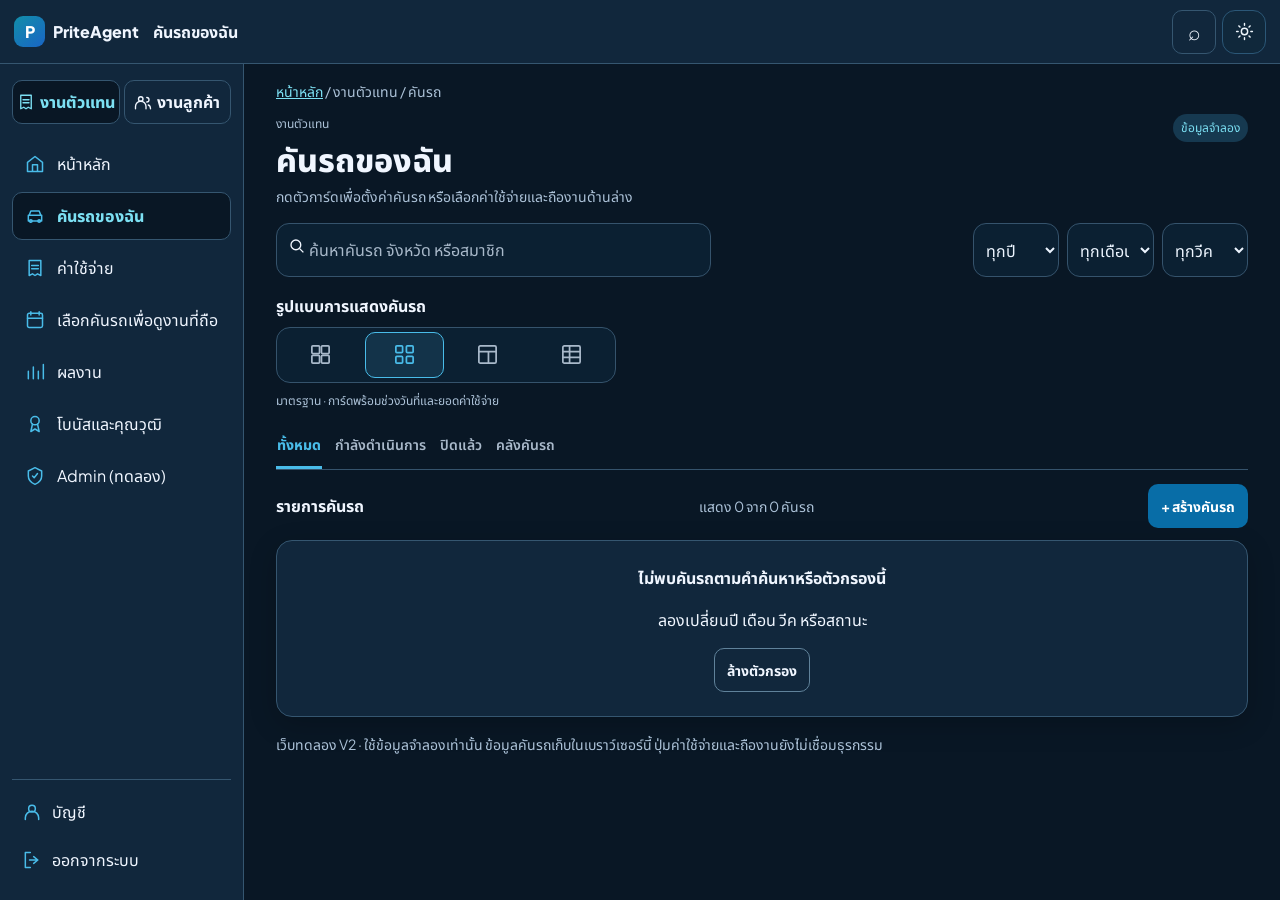
<file: car-directory/index.html>
<!doctype html>
<html lang="th" data-theme="dark">
<head>
<meta charset="utf-8">
<meta name="viewport" content="width=device-width,initial-scale=1,viewport-fit=cover">
<meta name="color-scheme" content="dark light">
<title>PriteAgent V2 — คันรถของฉัน</title>
<script>try{document.documentElement.dataset.theme=localStorage.getItem('priteagent.ui.theme.v1')==='light'?'light':'dark'}catch(_){document.documentElement.dataset.theme='dark'}</script>
<link rel="stylesheet" href="../ui/design-system.css?rev=pm37-car-form">
<style>
html, body { height: 100%; }
.pa-directory { height: 100dvh; }
.frame { height: 100%; min-width: 0; display: flex; flex-direction: column; }
.main { min-height: 0; overflow-y: auto; padding: var(--pa-space-4) var(--pa-gutter); }
.inner { max-width: var(--pa-content-width); margin-inline: auto; }
.backline, .v1Heading p, .explainer, #resultCount { color: var(--pa-muted); font-size: var(--pa-small); }
.backline { margin-block-end: var(--pa-space-3); }
.v1Heading, .resultsHead { display: flex; justify-content: space-between; align-items: start; gap: var(--pa-space-3); }
.v1Heading h1 { margin: var(--pa-space-1) 0; }
.v1Heading p { margin: 0; }
.eyebrow, .v1Code, #layoutHelp { color: var(--pa-muted); font-size: var(--pa-caption); }
.demoPill, .v1Badge { display: inline-block; border-radius: 999px; padding: var(--pa-space-1) var(--pa-space-2); background: var(--pa-soft); color: var(--pa-accent); font-size: var(--pa-caption); white-space: nowrap; }
.v1Badge.closed { color: var(--pa-muted); background: var(--pa-surface-alt); }
.v1Tools, .v1Periods { display: flex; gap: var(--pa-space-2); }
.v1Tools { justify-content: space-between; margin-block: var(--pa-space-4); }
.v1Search { position: relative; width: min(100%, 435px); }
.v1Search .smallIcon { position: absolute; inset: 14px auto auto var(--pa-space-3); pointer-events: none; }
.v1Search input { padding-inline-start: var(--pa-space-6); }
.smallIcon, .v1Icon svg, #dialogX svg { width: 18px; height: 18px; fill: none; stroke: currentColor; stroke-width: 1.8; }
.v1Periods .pa-control { font-size: var(--pa-small); }
.v1Modes { display: grid; grid-template-columns: 1fr auto; align-items: center; gap: var(--pa-space-2); margin-block: var(--pa-space-4); }
.v1ModeBtns, .v1Status { display: flex; gap: var(--pa-space-1); }
#layoutHelp { grid-column: 1/-1; margin: 0; }
.v1Status { flex-wrap: wrap; margin-block-end: var(--pa-space-4); }
.resultsHead { align-items: center; flex-wrap: wrap; margin-block-end: var(--pa-space-3); }
#carStorageStatus:not(:empty), #carPending:not([hidden]) { margin-block-end: var(--pa-space-3); color: var(--pa-accent); }
#carPending p { margin: 0 0 var(--pa-space-1); }
.v1Grid { display: grid; grid-template-columns: repeat(3,minmax(0,1fr)); gap: var(--pa-space-3); }
.v1Grid.v1-small { grid-template-columns: repeat(auto-fill,minmax(210px,1fr)); }
.v1Grid.v1-large { grid-template-columns: 1fr; }
.v1Grid[hidden], .v1TableWrap[hidden], .empty[hidden] { display: none; }
.v1Card { display: flex; flex-direction: column; min-width: 0; overflow: hidden; }
.v1Card:hover { border-color: var(--pa-accent); }
.v1Open { display: flex; flex: 1; flex-direction: column; align-items: stretch; text-align: start; border: 0; background: transparent; padding: var(--pa-space-4); }
.v1Open:focus-visible { outline-offset: -3px; }
.v1CardTop, .v1Total { display: flex; justify-content: space-between; align-items: center; gap: var(--pa-space-2); }
.v1Icon { width: 36px; height: 36px; display: grid; place-items: center; border-radius: var(--pa-control-radius); background: var(--pa-soft); color: var(--pa-accent); }
.v1Card h2 { margin: var(--pa-space-3) 0 var(--pa-space-2); }
.v1Facts { display: grid; gap: var(--pa-space-1); margin-block-end: var(--pa-space-3); color: var(--pa-muted); font-size: var(--pa-small); overflow-wrap: anywhere; }
.v1Total { border-block-start: 1px solid var(--pa-line); padding-block-start: var(--pa-space-2); margin-block-start: auto; }
.v1Total span { font-size: var(--pa-caption); color: var(--pa-muted); }
.v1Total strong { display: block; color: var(--pa-text); font-size: var(--pa-section-title); }
.v1Actions { display: grid; grid-template-columns: repeat(2,minmax(0,1fr)); gap: var(--pa-space-2); padding: var(--pa-space-3); border-block-start: 1px solid var(--pa-line); background: var(--pa-surface-alt); }
.v1-small .v1Open { padding: var(--pa-space-3); }
.v1-small .v1Icon { display: none; }
.v1-small .v1Card h2 { font-size: var(--pa-body); }
.v1-small .v1Facts { margin: 0; }
.v1-large .v1Actions { grid-template-columns: repeat(2,minmax(0,200px)); }
.v1Members { display: flex; flex-wrap: wrap; gap: var(--pa-space-2); margin-block: var(--pa-space-3); }
.v1Members span { display: flex; align-items: center; gap: var(--pa-space-1); font-size: var(--pa-small); }
.v1Members i { display: grid; place-items: center; width: 30px; height: 30px; border-radius: 50%; background: var(--pa-soft); color: var(--pa-accent); font-style: normal; }
.v1TableWrap { overflow-x: auto; }
.v1Table { min-width: 710px; width: 100%; border-collapse: collapse; }
.v1Table th, .v1Table td { padding: var(--pa-space-3); text-align: start; border-block-end: 1px solid var(--pa-line); }
.v1Table th { background: var(--pa-surface-alt); }
.v1Table small { display: block; }
.v1Table .v1Actions { padding: 0; border: 0; background: transparent; }
.empty { padding: var(--pa-space-5); text-align: center; }
.explainer { margin-block-start: var(--pa-space-4); }
.carGroupForm { display: flex; flex: 1; flex-direction: column; min-height: 0; margin: 0; }
.carGroupScroll { display: grid; gap: var(--pa-space-3); align-content: start; }
.carGroupForm :is(p,h3) { margin: 0; }
.carGroupForm label { display: grid; grid-template-columns: minmax(0,1fr); align-content: start; gap: var(--pa-space-1); min-width: 0; font-weight: 650; }
#carGroupError:not(:empty), .carGroupFieldError { font-weight: 700; color: var(--pa-danger); }
.carGroupPeriod, .carGroupGrid { display: grid; gap: var(--pa-space-2); grid-template-columns: repeat(3,minmax(0,1fr)); }
.carGroupGrid { grid-template-columns: repeat(2,minmax(0,1fr)); }
.carGroupMembers, #carGroupReview, .carGroupAccount { display: grid; gap: var(--pa-space-2); padding: var(--pa-space-3); }
#carGroupReview p { white-space: pre-line; overflow-wrap: anywhere; }
@media (max-width:1000px) {
    .v1Grid { grid-template-columns: repeat(2,minmax(0,1fr)); }
    .v1Tools { flex-wrap: wrap; }
    .v1Search { width: 100%; }
}
@media (max-width:767px) {
    .v1Grid { grid-template-columns: 1fr; }
    .v1Grid.v1-small { grid-template-columns: repeat(2,minmax(0,1fr)); }
    .v1-small .v1Actions { grid-template-columns: 1fr; }
    .v1Modes { grid-template-columns: 1fr; }
    .v1ModeBtns, .v1Periods { display: grid; grid-template-columns: repeat(2,minmax(0,1fr)); width: 100%; }
    .v1Periods { grid-template-columns: repeat(3,minmax(0,1fr)); }
    .v1Heading { flex-wrap: wrap; }
}
</style>
<link rel="stylesheet" href="./workspace-shell.css?rev=pm37-car-form">
<link rel="stylesheet" href="../ui/car-card-compact.css?rev=pa-compact-shared-r1">
<link rel="stylesheet" href="../ui/car-form-controls.css?rev=pa-car-form-r1">
<link rel="stylesheet" href="../ui/shared-design.css?rev=pa-shared-r3">
<link rel="stylesheet" href="../ui/shared-components.css?rev=pa-car-confirm-r4">
</head>
<body>
<svg style="position:absolute;width:0;height:0;overflow:hidden" aria-hidden="true" xmlns="http://www.w3.org/2000/svg">
 <symbol id="i-x" viewBox="0 0 24 24"><path d="M5 5 19 19M19 5 5 19"/></symbol>
 <symbol id="i-car" viewBox="0 0 24 24"><path d="M5 15 7 7h10l2 8M4 15h16v4H4zM7 19v2M17 19v2M8 12h.1M16 12h.1"/></symbol>
 <symbol id="i-search" viewBox="0 0 24 24"><circle cx="10.5" cy="10.5" r="6.5"/><path d="m15.5 15.5 5 5"/></symbol>
</svg>
<div class="shell pa-directory" id="app">
 <div class="frame">
  <header id="workspace-header"></header>
  <aside id="workspace-menu" aria-label="เมนูนำทาง"></aside>
  <main id="main" class="main" tabindex="-1">
   <div class="inner">
     <div class="backline"><a href="../dashboard/">หน้าหลัก</a> / งานตัวแทน / คันรถ</div>
     <div class="v1Heading"><div><div class="eyebrow">งานตัวแทน</div><h1>คันรถของฉัน</h1><p>กดตัวการ์ดเพื่อตั้งค่าคันรถ หรือเลือกค่าใช้จ่ายและถืองานด้านล่าง</p></div><span class="demoPill">ข้อมูลจำลอง</span></div>
     <section class="v1Tools" aria-label="ค้นหาคันรถ">
      <label class="v1Search"><svg class="smallIcon"><use href="#i-search"/></svg><input class="pa-control" id="searchCars" type="search" autocomplete="off" aria-label="ค้นหาคันรถ จังหวัด รหัส และสมาชิก" placeholder="ค้นหาคันรถ จังหวัด หรือสมาชิก"/></label>
      <div class="v1Periods"><select class="pa-control" id="filterYear" aria-label="กรองปี"><option value="">ทุกปี</option><option value="2569">พ.ศ. 2569</option><option value="2568">พ.ศ. 2568</option></select><select class="pa-control" id="filterMonth" aria-label="กรองเดือน"><option value="">ทุกเดือน</option><option value="11">พฤศจิกายน</option><option value="10">ตุลาคม</option></select><select class="pa-control" id="filterWeek" aria-label="กรองวีค"><option value="">ทุกวีค</option><option value="1">วีค 1</option><option value="2">วีค 2</option><option value="3">วีค 3</option><option value="4">วีค 4</option><option value="5">วีค 5</option></select></div>
     </section>
     <section class="v1Modes" aria-label="รูปแบบคันรถ"><strong>รูปแบบการแสดงคันรถ</strong><div class="v1ModeBtns pa-view-icons" id="carModeMount" role="group" aria-label="เลือกรูปแบบการแสดงคันรถ"></div><p id="layoutHelp" aria-live="polite">มาตรฐาน · การ์ดพร้อมช่วงวันที่และยอดค่าใช้จ่าย</p></section>
     <div class="v1Status pa-status-tabs" id="carStatusMount" role="tablist" aria-label="กรองสถานะคันรถ"></div>
     <div class="resultsHead"><strong>รายการคันรถ</strong><span id="resultCount" aria-live="polite"></span><button type="button" id="createCar" class="pa-button pa-button--primary">+ สร้างคันรถ</button></div>
     <div id="carStorageStatus" role="status" aria-live="polite"></div>
     <div id="carPending" hidden><p>มีคำขอบันทึกที่ยังไม่ได้ยืนยัน</p><button type="button" class="pa-button">ตรวจผลและลองคำขอเดิม</button></div>
     <section id="carGrid" class="v1Grid" aria-label="การ์ดคันรถ"></section><div id="tableWrap" class="v1TableWrap pa-card" role="region" tabindex="0" aria-label="ตารางคันรถ เลื่อนซ้ายขวาได้" hidden></div>
     <section class="empty pa-card" id="empty" hidden><strong>ไม่พบคันรถตามคำค้นหาหรือตัวกรองนี้</strong><p>ลองเปลี่ยนปี เดือน วีค หรือสถานะ</p><button id="resetSearch" class="pa-button">ล้างตัวกรอง</button></section>
     <div class="explainer">เว็บทดลอง V2 · ใช้ข้อมูลจำลองเท่านั้น ข้อมูลคันรถเก็บในเบราว์เซอร์นี้ ปุ่มค่าใช้จ่ายและถืองานยังไม่เชื่อมธุรกรรม</div>
   </div>
  </main>
 </div>
</div>
<dialog id="dialogShade" class="pa-dialog" aria-labelledby="dialogTitle">
 <header class="pa-dialog-heading"><div><h2 id="dialogTitle">รายละเอียดคันรถ</h2><small id="dialogSubtitle"></small></div><button type="button" class="pa-button" id="dialogX" aria-label="ปิดรายละเอียด"><svg><use href="#i-x"/></svg></button></header>
 <div class="pa-dialog-scroll" id="dialogBody"></div>
 <div class="pa-dialog-actions"><button type="button" class="pa-button" id="dialogOK">ปิดรายละเอียด</button></div>
</dialog>
<dialog id="carGroupDialog" class="pa-dialog pa-dialog--mobile-full" aria-labelledby="carGroupTitle">
 <header class="pa-dialog-heading"><h2 id="carGroupTitle" tabindex="-1">สร้างคันรถ / คันรถ Group</h2><button type="button" class="pa-button" data-close-group aria-label="ปิดฟอร์มคันรถ">✕</button></header>
 <form class="carGroupForm" novalidate>
  <div class="carGroupScroll pa-dialog-scroll">
  <label>รหัสคันรถ (แบบ V1)<input class="pa-control" name="groupId" readonly placeholder="GRP-2569-11-3-001 · ออกรหัสเมื่อบันทึก"><small>รูปแบบ GRP-ปี พ.ศ.-เดือน-วีค-ลำดับสามหลัก · เว็บทดลองนับรหัสเฉพาะเครื่องนี้</small></label><div id="carLegacyCode" hidden><small>คันรถเดิมยังไม่มีรหัส GRP แต่ UUID ภายในยังถูกเก็บรักษาไว้</small><button type="button" class="pa-button">ออกรหัส GRP ให้คันรถเดิม</button></div>
  <div class="carGroupPeriod">
   <label>ปี พ.ศ.<select class="pa-control" name="year" required></select></label>
   <label>เดือน<select class="pa-control" name="month" required></select></label>
   <label>วีค<select class="pa-control" name="week" required></select></label>
  </div>
  <div class="carGroupGrid carGroupDates">
   <label>วันที่เริ่ม
    <span class="pa-date-field" data-pa-date-field>
     <input type="text" class="pa-date-text" data-pa-date-text inputmode="numeric" autocomplete="off" maxlength="10" placeholder="วว/ดด/ปปปป" aria-label="พิมพ์วันที่เริ่ม วัน เดือน ปี พ.ศ.">
     <span class="pa-date-icon" aria-hidden="true"><svg viewBox="0 0 24 24"><rect x="3" y="5" width="18" height="16" rx="2"/><path d="M7 3v4M17 3v4M3 10h18M7 14h3M13 14h3M7 18h3"/></svg></span>
     <input class="pa-date-native" data-pa-date-native name="startDate" type="date" aria-label="เลือกวันที่เริ่มจากปฏิทิน" aria-describedby="carGroupDatesHint" required>
    </span>
   </label>
   <label>วันที่สิ้นสุด
    <span class="pa-date-field" data-pa-date-field>
     <input type="text" class="pa-date-text" data-pa-date-text inputmode="numeric" autocomplete="off" maxlength="10" placeholder="วว/ดด/ปปปป" aria-label="พิมพ์วันที่สิ้นสุด วัน เดือน ปี พ.ศ.">
     <span class="pa-date-icon" aria-hidden="true"><svg viewBox="0 0 24 24"><rect x="3" y="5" width="18" height="16" rx="2"/><path d="M7 3v4M17 3v4M3 10h18M7 14h3M13 14h3M7 18h3"/></svg></span>
     <input class="pa-date-native" data-pa-date-native name="endDate" type="date" aria-label="เลือกวันที่สิ้นสุดจากปฏิทิน" aria-describedby="carGroupDatesHint" required>
    </span>
   </label>
  </div>
  <button type="button" class="pa-button" id="carApplyWeekDates">ใช้วันที่ตามวีค (จันทร์–ศุกร์)</button>
  <small id="carGroupDatesHint" aria-live="polite">พิมพ์วัน/เดือน/ปี พ.ศ. เช่น 22/11/2569 หรือแตะรูปปฏิทิน · เลือกปี เดือน วีคจะเติมจันทร์–ศุกร์อัตโนมัติ</small>
  <label>ชื่อคันรถ<input class="pa-control" name="name" maxlength="160" required></label>
  <div class="pa-picker" id="carProvincePicker">
   <label for="carProvince">จังหวัด</label>
   <input class="pa-control" id="carProvince" name="province" type="search" autocomplete="off" maxlength="80" placeholder="พิมพ์ค้นหาชื่อจังหวัด" aria-controls="carProvinceResults" aria-expanded="false" required>
   <div class="pa-picker-results" id="carProvinceResults" hidden>
    <small role="status"></small>
    <ul aria-label="รายชื่อจังหวัด"></ul>
   </div>
  </div>
  <label>หมายเหตุพื้นที่ / งาน<input class="pa-control" name="workNote" maxlength="160" placeholder="เช่น จุดนัดพบหรือพื้นที่ทำงาน"></label>
  <div class="carGroupAccount pa-card"><strong>ข้อมูลจำลอง</strong><small>เลือกตำแหน่งตัวเองจากสมาชิกที่กรอกไว้ ข้อมูลนี้ไม่ผูกกับบัญชีผู้ใช้</small></div>
  <section class="carGroupMembers pa-card" aria-labelledby="carGroupMembersTitle">
   <h3 id="carGroupMembersTitle">สมาชิกในคันรถ</h3>
   <div class="carGroupGrid">
    <label>คนที่ 1 · หัวหน้าคัน<input class="pa-control" name="member1" maxlength="80" required></label>
    <label>คนที่ 2<input class="pa-control" name="member2" maxlength="80" placeholder="เว้นว่างได้"></label>
    <label>คนที่ 3<input class="pa-control" name="member3" maxlength="80" placeholder="เว้นว่างได้"></label>
    <label>คนที่ 4<input class="pa-control" name="member4" maxlength="80" placeholder="เว้นว่างได้"></label>
   </div>
   <small id="carGroupMemberCount" aria-live="polite"></small>
  </section>
  <div class="carGroupGrid carGroupRoles">
   <label>เจ้าของรถ<select class="pa-control" name="owner" required></select></label>
   <label>ตัวเอง (จำลอง)<select class="pa-control" name="self"></select></label>
  </div>
  <small>เจ้าของรถเลือกต่างจากหัวหน้าคันได้ · ตำแหน่งตัวเองยังไม่ผูกบัญชีจริง</small>
  <section class="carGroupAccount pa-card" aria-labelledby="carFuelHeading">
   <h3 id="carFuelHeading">หลักเกณฑ์การแบ่งค่าน้ำมัน</h3>
   <div class="carFuelFacts" id="carFuelContext" role="status" aria-live="polite">
    <div><span>หัวหน้าคัน</span><strong data-fuel-leader>—</strong></div>
    <div><span>เจ้าของรถ</span><strong data-fuel-owner>—</strong></div>
    <div><span>ค่าน้ำมันเจ้าของรถ</span><strong data-fuel-owner-share>—</strong></div>
    <div><span>คนอื่นในคัน (ต่อคน)</span><strong data-fuel-other-share>—</strong></div>
   </div>
   <small id="carFuelNote">เป็นสัดส่วนเริ่มต้นเมื่อเจ้าของรถร่วมรับผิดชอบค่าน้ำมัน · ถ้าไม่ร่วมรับผิดชอบ ให้แบ่งเท่ากันในผู้รับผิดชอบแล้วปรับเองได้</small>
  </section>
  <label>งบประมาณ (บาทไทย · THB)<input class="pa-control" name="budget" type="number" step="1" placeholder="ยังไม่ตั้งงบ"></label>
  <section id="carGroupReview" class="pa-card" aria-label="สรุปก่อนบันทึก" tabindex="-1" hidden><h3>ตรวจทานก่อนบันทึก</h3><p></p></section>
  <p id="carGroupError" role="alert"></p>
  <section class="carGroupManage" id="carGroupManage" hidden aria-label="จัดการคันรถ">
   <h3>จัดการคันรถ</h3>
   <div class="carManageActions">
    <button type="button" data-car-manage="archive"><span>เก็บคันรถเข้าคลัง</span></button>
    <button type="button" data-car-manage="close"><span>ปิดคันรถและล็อกรายการ</span></button>
    <button type="button" data-car-manage="clone"><span>สร้างกลุ่มใหม่จากรายชื่อเดิม</span></button>
    <button type="button" data-car-manage="export"><span>สำรองข้อมูล JSON</span></button>
    <button type="button" data-car-manage="delete"><span>ลบคันรถนี้</span></button>
   </div>
   <div class="carManageConfirm" id="carManageConfirm" role="group" aria-label="ยืนยันคำสั่งจัดการคันรถ" hidden>
    <strong data-confirm-message></strong>
    <label data-confirm-name-label hidden>พิมพ์ชื่อคันรถให้ตรงเพื่อยืนยัน<input type="text" data-confirm-name autocomplete="off" aria-label="ยืนยันชื่อคันรถก่อนลบ"></label>
    <div class="carConfirmActions"><button type="button" data-confirm-cancel>ยกเลิก</button><button type="button" data-confirm-yes>ยืนยัน</button></div>
   </div>
   <small>เฉพาะข้อมูลจำลองบนเครื่องนี้ · การปิดคันรถล็อกเฉพาะแบบฟอร์มทดลอง ยังไม่ได้ล็อกรายการค่าใช้จ่าย/ถืองานจริงที่ไม่เชื่อม Backend</small>
  </section>
  </div>
  <div class="pa-dialog-actions">
   <button type="button" class="pa-button" data-close-group>ยกเลิก</button>
   <button type="submit" class="pa-button" id="carGroupReviewButton">ตรวจทานข้อมูล</button>
   <button type="button" class="pa-button pa-button--primary" id="carGroupSave" hidden>บันทึกคันรถ</button>
  </div>
 </form>
</dialog>
<script type="module">
import { carStore, connectGroupForm } from './group-form.js?rev=pa-clone-name-r5';
import { carModeMarkup,carStatusMarkup,syncCarControlState,enableCarTabKeyboard,carIcon } from '../ui/car-list-components.js?rev=pa-ui-unified-r1';
import { mountWorkspaceShell } from '../dashboard/workspace-shell.js?rev=pa-car-final-r3';
(function(){
'use strict';
const get=id=>document.getElementById(id);
const icon=(name,cls='')=>'<svg'+(cls?' class="'+cls+'"':'')+' aria-hidden="true"><use href="#i-'+name+'"/></svg>';
const escapeHtml=value=>String(value).replace(/[&<>"']/g,c=>({'&':'&amp;','<':'&lt;','>':'&gt;','"':'&quot;',"'":'&#39;'}[c]));
let cars=[];
const months=new Intl.DateTimeFormat('th-TH',{month:'long',timeZone:'UTC'});
function monthName(month){return months.format(new Date(Date.UTC(2026,month-1,1)))}
const layouts={small:['กะทัดรัด','การ์ดเล็ก แสดงชื่อ จังหวัด และวีค'],medium:['มาตรฐาน','การ์ดพร้อมช่วงวันที่และยอดค่าใช้จ่าย'],large:['รายละเอียด','การ์ดใหญ่ พร้อมรายชื่อสมาชิกและเงินกองกลาง'],table:['ตาราง','เรียงคันรถเป็นแถว']};
const day=s=>new Date(s+'T12:00:00').toLocaleDateString('th-TH',{day:'2-digit',month:'2-digit',year:'numeric'});
const period=t=>'วีค '+t.week+' · '+monthName(t.month)+' '+t.year;
let query='',state='all',year='',month='',week='',layout='medium',dialogTrigger=null;
get('carModeMount').innerHTML=carModeMarkup(layout);
get('carStatusMount').innerHTML=carStatusMarkup(state,'state');
enableCarTabKeyboard();
const provinceLabel=get('carProvincePicker')?.querySelector('label[for="carProvince"]');
if(provinceLabel)provinceLabel.insertAdjacentHTML('beforeend',carIcon('pin'));
function render(){
 const rows=cars.filter(t=>(state==='archived'?t.archived:!t.archived&&(state==='all'||(state==='closed'?t.closed:!t.closed)))&&(!year||t.year===+year)&&(!month||t.month===+month)&&(!week||t.week===+week)&&[t.title,t.destination,t.id,t.groupId||'',...t.members].join(' ').toLocaleLowerCase('th').includes(query.toLocaleLowerCase('th')));
 get('resultCount').textContent='แสดง '+rows.length+' จาก '+cars.length+' คันรถ';
 get('carGrid').hidden=!rows.length||layout==='table';get('tableWrap').hidden=!rows.length||layout!=='table';get('empty').hidden=!!rows.length;get('carGrid').className='v1Grid v1-'+layout;
 get('layoutHelp').textContent=layouts[layout].join(' · ');
 syncCarControlState(document,layout,state);

 const actions=t=>'<div class="v1Actions"><button class="pa-button" data-action="expense" data-id="'+escapeHtml(t.id)+'">ค่าใช้จ่าย</button><button class="pa-button" data-action="holding" data-id="'+escapeHtml(t.id)+'">ถืองาน</button></div>';
 if(layout==='table'){
  get('tableWrap').innerHTML='<table class="v1Table"><thead><tr><th>คันรถ</th><th>จังหวัด / วีค</th><th>ช่วงวันที่</th><th>ค่าใช้จ่าย</th><th>ไปยัง</th></tr></thead><tbody>'+rows.map(t=>'<tr><td><button class="v1Name pa-button" data-car="'+escapeHtml(t.id)+'">'+escapeHtml(t.title)+'</button><small>'+(t.closed?'ปิดคันรถแล้ว':'กำลังดำเนินการ')+'</small></td><td>'+escapeHtml(t.destination)+'<small>'+period(t)+'</small></td><td>'+day(t.start)+' – '+day(t.end)+'</td><td>—</td><td>'+actions(t)+'</td></tr>').join('')+'</tbody></table>';get('carGrid').innerHTML='';
 }else{
  get('carGrid').innerHTML=rows.map(t=>'<article class="v1Card pa-card"><button class="v1Open" data-car="'+escapeHtml(t.id)+'" aria-label="ตั้งค่าคันรถ '+escapeHtml(t.title)+'"><div class="v1CardTop"><span class="v1Icon">'+icon('car')+'</span><span class="v1Badge '+(t.closed?'closed':'')+'">'+(t.closed?'ปิดคันรถแล้ว':'กำลังดำเนินการ')+'</span></div><h2>'+escapeHtml(t.title)+'</h2><div class="v1Facts"><span>'+carIcon('pin')+' '+escapeHtml(t.destination)+'</span><span>'+carIcon('calendar')+' '+period(t)+'</span>'+(layout==='small'?'':'<span>'+carIcon('clock')+' '+day(t.start)+' – '+day(t.end)+'</span>')+'</div>'+(layout==='large'?'<div class="v1Members">'+t.members.map((m,i)=>'<span><i>'+escapeHtml(m.slice(0,1))+'</i>'+escapeHtml(m)+'</span>').join('')+'</div><div class="v1Code">'+escapeHtml(t.groupId||'คันรถเดิม · ยังไม่ออกรหัส GRP')+'</div>':'')+(layout==='small'?'':'<div class="v1Total"><span>ค่าใช้จ่าย<strong>—</strong></span>'+(layout==='large'?'<span>เงินกองกลางคงเหลือ<strong>—</strong></span>':'')+'</div>')+'</button>'+actions(t)+'</article>').join('');get('tableWrap').innerHTML='';
 }
 for(const root of [get('carGrid'),get('tableWrap')]){for(const b of root.querySelectorAll('[data-car]'))b.onclick=()=>openCar(b.dataset.car);for(const b of root.querySelectorAll('[data-action]'))b.onclick=()=>openAction(b.dataset.id,b.dataset.action)}
}
function setLayout(v){if(!layouts[v])return;layout=v;render()}
function showDialog(title,subtitle,body,buttonTitle){
 dialogTrigger=document.activeElement;
 get('dialogTitle').textContent=title;get('dialogSubtitle').textContent=subtitle||'';
 get('dialogBody').innerHTML=body;
 get('dialogOK').textContent=buttonTitle||'ปิดรายละเอียด';
 get('dialogShade').showModal();get('dialogX').focus();
}
function closeDialog(){get('dialogShade').close()}
get('dialogShade').addEventListener('close',()=>{get('dialogBody').innerHTML='';if(dialogTrigger?.focus)dialogTrigger.focus();dialogTrigger=null});
function info(title,body){showDialog(title,'UI-ONLY · DEMO ONLY','<p class="infoText">'+escapeHtml(body)+'</p>','เข้าใจแล้ว')}
const status=message=>{get('carStorageStatus').textContent=message};
function fillPeriods(id,items,selected,all){
 const field=get(id);
 field.replaceChildren(new Option(all,''));
 for(const [value,label] of items)field.add(new Option(label,String(value)));
 field.value=selected;
}
async function refreshCars(message=''){
 try {
  cars=(await carStore.list()).map(car=>({...car,title:car.name,destination:car.province,start:car.startDate,end:car.endDate}));
  const years=[...new Set(cars.map(car=>car.year))].sort((a,b)=>b-a);
  if(year && !years.includes(Number(year)))year='';
  fillPeriods('filterYear',years.map(y=>[y,'พ.ศ. '+y]),year,'ทุกปี');
  fillPeriods('filterMonth',Array.from({length:12},(_,i)=>[i+1,monthName(i+1)]),month,'ทุกเดือน');
  render();
  status(message);
 } catch {
  status(message ? message+' · โหลดรายการใหม่ไม่ได้' : 'โหลดคันรถในเครื่องไม่ได้ กรุณารีโหลดแล้วลองอีกครั้ง');
 }
}
const editGroup=connectGroupForm(refreshCars,status);
function openCar(id){void editGroup(id)}
get('createCar').onclick=()=>void editGroup();
function openAction(id,action){const t=cars.find(x=>x.id===id);if(!t)return;if(action==='expense'){window.location.assign(new URL('../dashboard/?view=expenses&car='+encodeURIComponent(id),location.href).href);return;}info((action==='expense'?'ค่าใช้จ่าย':'ถืองาน')+' · '+t.title,'ปุ่มตาม V1 Snapshot แต่การบันทึกค่าใช้จ่ายหรือถืองานจริงไม่อยู่ใน UI-04 Preview นี้');}
get('searchCars').oninput=()=>{query=get('searchCars').value.trim();render()};
for(const b of document.querySelectorAll('[data-layout]'))b.onclick=()=>setLayout(b.dataset.layout);
for(const b of document.querySelectorAll('[data-state]'))b.onclick=()=>{state=b.dataset.state;render()};
for(const id of ['Year','Month','Week'])get('filter'+id).onchange=()=>{year=get('filterYear').value;month=get('filterMonth').value;week=get('filterWeek').value;render()};
get('resetSearch').onclick=()=>{query='';state='all';year='';month='';week='';get('searchCars').value='';for(const id of ['Year','Month','Week'])get('filter'+id).value='';render();get('searchCars').focus()};
mountWorkspaceShell({
 header:get('workspace-header'),sidebar:get('workspace-menu'),area:'agent',screen:'cars',
 onSearch(){get('searchCars').focus();get('searchCars').scrollIntoView({block:'center'})}
});
get('dialogX').onclick=get('dialogOK').onclick=closeDialog;
get('dialogShade').onclick=e=>{if(e.target===get('dialogShade'))closeDialog()};
render();
void refreshCars().then(()=>{
 const url=new URL(location.href);
 const id=url.searchParams.get('car');
 const create=url.searchParams.get('create')==='1';
 if(id || create){
  url.searchParams.delete('car');
  url.searchParams.delete('create');
  history.replaceState(history.state,'',url);
  void editGroup(id || undefined);
 }
});
})();
</script>
</body>
</html>
</file>
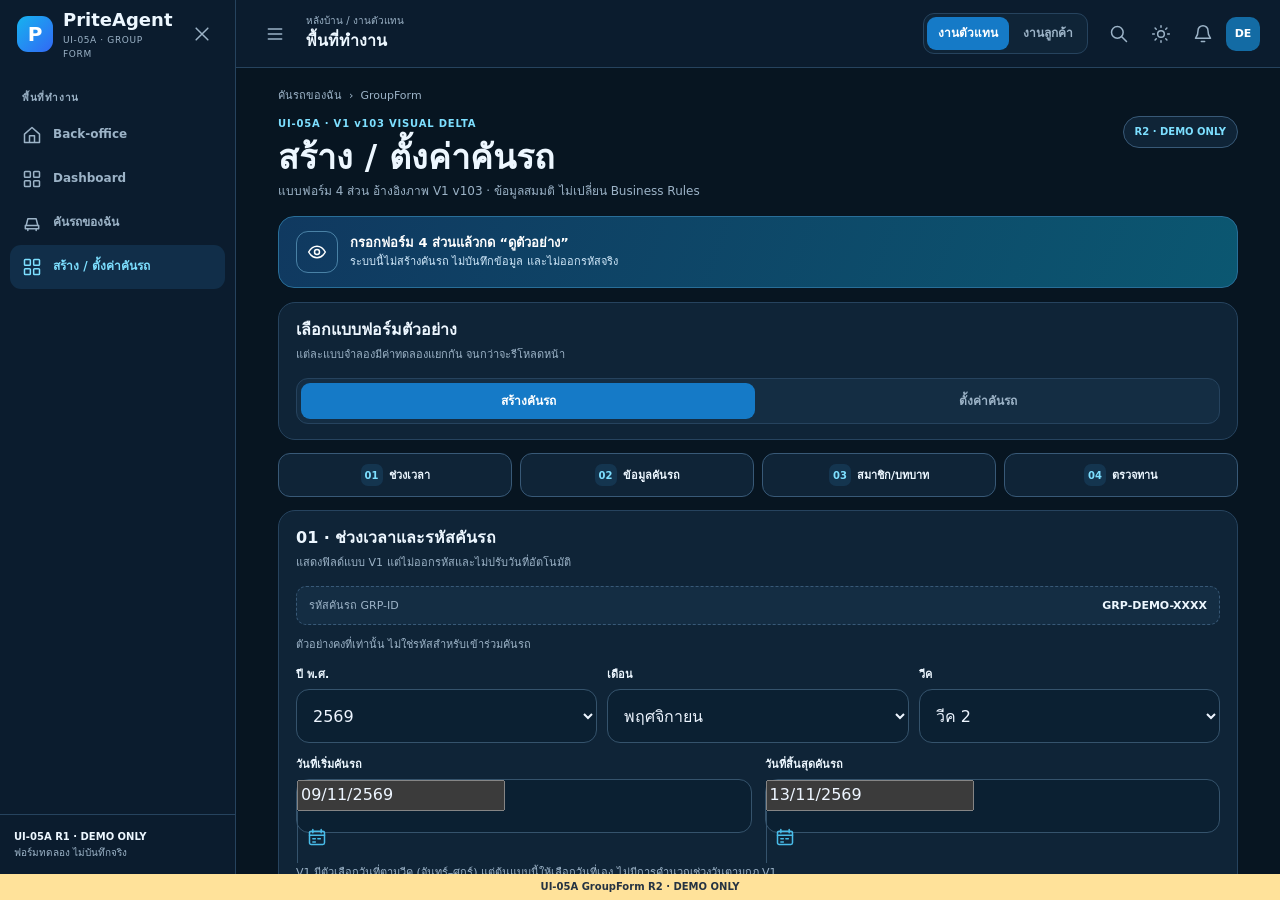
<file: car-group-form/index.html>
<!doctype html>
<html lang="th" data-theme="dark">
<head>
<meta charset="utf-8">
<meta name="viewport" content="width=device-width, initial-scale=1, viewport-fit=cover">
<meta name="color-scheme" content="light dark">
<title>PriteAgent — UI-05A GroupForm R2 · DEMO ONLY</title>
<script>try{document.documentElement.dataset.theme=localStorage.getItem('priteagent.ui.theme.v1')==='light'?'light':'dark'}catch(_){document.documentElement.dataset.theme='dark'}</script>
<style>
:root{font-family:-apple-system,BlinkMacSystemFont,"Segoe UI","Noto Sans Thai",system-ui,sans-serif;color-scheme:dark;--bg:#071521;--side:#0b1c2e;--panel:#0f2437;--panel2:#142d43;--text:#edf7ff;--muted:#9cb3c7;--line:#26435e;--line2:#385977;--accent:#38aff4;--cyan:#7ddfff;--soft:rgba(57,173,250,.13);--danger:#ffb7a9;--notice:#ffe29a}
html[data-theme=light]{color-scheme:light;--bg:#f5f8fc;--side:#fff;--panel:#fff;--panel2:#f0f6fc;--text:#1a344b;--muted:#617b90;--line:#dce6ef;--line2:#bad2e4;--accent:#087fc8;--cyan:#096a9d;--soft:#e5f4fc;--danger:#bf4037}
*{box-sizing:border-box}html,body{height:100%;width:100%;margin:0;overflow:hidden}[hidden]{display:none!important}body{background:var(--bg);color:var(--text);font-size:14px;line-height:1.55}button,input,select{font:inherit}button{border:0;cursor:pointer;background:none;color:inherit}a{color:inherit;text-decoration:none}button:focus-visible,input:focus-visible,select:focus-visible,a:focus-visible{outline:3px solid var(--accent);outline-offset:2px}svg{width:20px;height:20px;fill:none;stroke:currentColor;stroke-width:1.8;stroke-linecap:round;stroke-linejoin:round}.app{display:flex;height:100dvh;min-height:0;padding-bottom:26px}
.side{background:var(--side);width:236px;flex:0 0 236px;display:flex;flex-direction:column;min-height:0;border-right:1px solid var(--line);transition:width .2s,flex-basis .2s}.brand{min-height:68px;display:flex;align-items:center;gap:10px;padding:0 17px}.logo{display:grid;place-items:center;width:36px;height:36px;border-radius:11px;background:linear-gradient(135deg,#16b3ef,#3268f5);color:white;font-weight:900;font-size:20px;flex-shrink:0}.brandText strong{display:block;font-size:18px}.brandText small{display:block;font-size:9px;color:var(--muted);letter-spacing:.07em}.sideItems{flex:1;min-height:0;overflow:auto;padding:10px}.sideTitle{padding:12px 12px 7px;font-size:10px;font-weight:850;color:var(--muted);letter-spacing:.07em}.sideItem{display:flex;align-items:center;gap:11px;min-height:44px;padding:10px 12px;border-radius:11px;color:var(--muted);font-weight:730;font-size:12px;width:100%;text-align:left}.sideItem.active,.sideItem:hover{background:var(--soft);color:var(--cyan)}.sideFoot{padding:14px;font-size:10px;color:var(--muted);border-top:1px solid var(--line)}.sideFoot strong{color:var(--text)}.hidePhone{display:none}.app.rail .side{width:72px;flex-basis:72px}.app.rail .sideTitle,.app.rail .sideFoot,.app.rail .sideItem .label,.app.rail .brandText{display:none}.app.rail .sideItem{justify-content:center}.app.rail .brand{padding:0 18px}
.frame{flex:1;min-width:0;display:flex;flex-direction:column}.top{height:68px;min-height:68px;display:flex;align-items:center;gap:12px;padding:0 20px;border-bottom:1px solid var(--line);background:var(--side)}.iconBtn{display:grid;place-items:center;width:38px;height:38px;border-radius:11px;flex-shrink:0;color:var(--muted)}.iconBtn:hover{background:var(--soft);color:var(--cyan)}.topTitle{flex:1;min-width:100px}.topTitle small{display:block;color:var(--muted);font-size:10px}.topTitle strong{font-size:16px}.modeArea{display:flex;gap:3px;border:1px solid var(--line);background:var(--panel);padding:3px;border-radius:11px}.modeArea button{padding:7px 11px;border-radius:9px;font-size:12px;font-weight:800;color:var(--muted);white-space:nowrap}.modeArea button.active{background:#157ac7;color:#fff}.topButtons{display:flex;gap:4px;align-items:center}.avatar{width:34px;height:34px;border-radius:10px;background:#136ba4;color:white;font-weight:800;font-size:11px}.mobileBrand{display:none}
.main{overflow-y:auto;flex:1;min-height:0;padding:19px clamp(16px,3vw,36px) 65px;scrollbar-width:thin}.inner{max-width:960px;margin:0 auto}.crumb{font-size:11px;color:var(--muted);display:flex;align-items:center;gap:7px;margin-bottom:12px}.crumb a:hover{color:var(--cyan)}.head{display:flex;gap:14px;align-items:flex-start;justify-content:space-between;margin-bottom:15px}.eyebrow{font-size:10px;color:var(--cyan);font-weight:850;letter-spacing:.08em}.head h1{font-size:clamp(25px,3.2vw,34px);margin:5px 0;line-height:1.2}.head p{font-size:12px;color:var(--muted);margin:0}.badge{border-radius:999px;border:1px solid var(--line2);padding:7px 11px;color:var(--cyan);background:var(--panel);font-size:10px;font-weight:850;white-space:nowrap}.banner{border:1px solid #296e98;border-radius:16px;background:linear-gradient(110deg,#103960,#0b5771);color:white;padding:14px 17px;margin-bottom:14px;display:flex;gap:12px;align-items:center}.banner strong{font-size:13px;display:block}.banner small{font-size:11px;color:#d1e9fb;display:block}.bannerIcon{border:1px solid #8bd3f477;border-radius:12px;padding:10px;display:grid;place-items:center}
.panel{border:1px solid var(--line);background:var(--panel);border-radius:17px;margin-bottom:13px;overflow:hidden}.panelHead{padding:15px 17px 0}.panelHead h2{font-size:16px;margin:0 0 3px}.panelHead p{font-size:11px;color:var(--muted);margin:0}.panelBody{padding:15px 17px}.viewTabs{display:grid;grid-template-columns:1fr 1fr;gap:6px;padding:4px;border-radius:12px;border:1px solid var(--line);background:var(--panel2)}.viewTabs button{padding:9px;border-radius:9px;color:var(--muted);font-size:12px;font-weight:850}.viewTabs button.active{background:#157ac7;color:#fff}.field{display:flex;flex-direction:column;gap:6px;min-width:0}.field label{font-size:11px;font-weight:800}.field small{font-size:10px;color:var(--muted)}.control{width:100%;min-width:0;min-height:43px;border:1px solid var(--line2);border-radius:10px;color:var(--text);background:var(--side);padding:9px 12px;font-size:13px}.control::placeholder{color:var(--muted)}.control[aria-invalid=true]{border-color:#df7767}.err{font-size:10px;color:var(--danger);min-height:14px}.row2{display:grid;grid-template-columns:repeat(2,minmax(0,1fr));gap:13px}.row3{display:grid;grid-template-columns:repeat(3,minmax(0,1fr));gap:10px}.space{margin-top:13px}.hint{font-size:11px;color:var(--muted)}.idRow{border:1px dashed var(--line2);border-radius:10px;background:var(--panel2);padding:10px 12px;display:flex;gap:10px;justify-content:space-between;align-items:center;font-size:11px;color:var(--muted)}.idRow strong{color:var(--text)}
.members{display:grid;grid-template-columns:repeat(2,minmax(0,1fr));gap:10px}.member{background:var(--panel2);border:1px solid var(--line);padding:12px;border-radius:12px}.memberHead{display:flex;align-items:center;justify-content:space-between;gap:6px;margin-bottom:8px;font-size:11px;font-weight:800}.number{display:inline-grid;place-items:center;width:26px;height:26px;background:var(--soft);color:var(--cyan);border-radius:8px;margin-right:6px}.tag{border-radius:999px;padding:3px 7px;background:var(--soft);color:var(--cyan);font-size:9px}.roleSummary{display:grid;grid-template-columns:1fr 1fr;gap:10px;margin-top:15px}.role{border:1px solid var(--line2);border-radius:11px;background:var(--panel2);padding:12px}.role small{display:block;font-size:10px;color:var(--muted)}.role strong{display:block;margin:4px 0;font-size:13px}.role span{font-size:10px;color:var(--cyan)}.footNote{font-size:11px;color:var(--muted);border:1px dashed var(--line2);padding:12px;border-radius:11px;margin-top:13px}.footNote strong{color:var(--text)}.actions{display:flex;gap:10px;justify-content:space-between;align-items:center;border-top:1px solid var(--line);padding:14px 17px}.leftActions{display:flex;gap:8px;flex-wrap:wrap}.btn{display:inline-flex;align-items:center;justify-content:center;gap:8px;min-height:42px;padding:10px 13px;border:1px solid var(--line2);background:var(--panel2);border-radius:10px;color:var(--cyan);font-size:12px;font-weight:800}.btn:hover{background:var(--soft)}.primary{background:#167dc6;color:white;border-color:#167dc6;min-width:160px}.primary:hover{background:#126caa}.state{color:var(--muted);font-size:11px;margin:10px 0}.notice{position:fixed;bottom:0;left:0;right:0;z-index:120;min-height:26px;background:#ffe29a;display:grid;place-items:center;text-align:center;color:#253342;font-size:10px;font-weight:900;padding:3px 7px calc(3px + env(safe-area-inset-bottom,0px));pointer-events:none}
.dialogShade{position:fixed;z-index:115;inset:0;background:#001421c9;display:none;align-items:center;justify-content:center;padding:16px}.dialogShade.open{display:flex}.dialog{width:min(100%,540px);max-height:86dvh;overflow-y:auto;border:1px solid var(--line2);border-radius:18px;background:var(--side);padding:17px;box-shadow:0 20px 60px #0007}.dialogHead{display:flex;justify-content:space-between;align-items:center;gap:8px}.dialogHead h2{font-size:19px;margin:0}.dialogHint{font-size:11px;color:var(--muted);margin:3px 0 13px}.summary{display:grid;gap:9px}.summaryItem{padding:10px;border:1px solid var(--line);border-radius:10px;background:var(--panel)}.summaryItem small{display:block;color:var(--muted);font-size:10px}.summaryItem strong{font-size:13px}.summaryRoles{display:grid;grid-template-columns:1fr 1fr;gap:9px}.summaryMembers{display:grid;gap:6px;margin-top:8px}.summaryMember{display:flex;justify-content:space-between;gap:9px;padding:9px;border:1px solid var(--line);background:var(--panel);border-radius:10px;font-size:12px}.summaryMember em{font-style:normal;color:var(--cyan);font-size:10px}
.mobileBottom,.submenuScrim,.submenu,.drawerShade{display:none}
@media(max-width:1100px){.side{width:72px;flex-basis:72px}.side .brandText,.side .sideTitle,.side .sideItem .label,.side .sideFoot{display:none}.side .sideItem{justify-content:center}.side .brand{padding:0 18px}.sideItems{padding:8px}.top{gap:8px;padding:0 15px}.modeArea button{padding:7px 8px;font-size:11px}}
@media(max-width:720px){.app{padding-bottom:calc(85px + env(safe-area-inset-bottom,0px))}.side{width:min(300px,83vw)!important;flex-basis:auto!important;position:fixed;z-index:95;top:0;left:0;bottom:0;transform:translateX(-103%);box-shadow:7px 0 40px #0007}.app.drawerOpen .side{transform:translateX(0)}.side .brandText,.side .sideTitle,.side .sideItem .label,.side .sideFoot{display:block}.side .sideItem{justify-content:flex-start}.hidePhone{display:grid;margin-left:auto}.drawerShade:not([hidden]){display:block;position:fixed;z-index:94;inset:0;background:#0009}
.top{height:59px;min-height:59px;padding:0 10px}.topTitle,.modeArea{display:none}.mobileBrand{display:flex;align-items:center;gap:6px;font-size:17px;font-weight:850}.mobileBrand .logo{width:29px;height:29px;font-size:16px;border-radius:9px}.topButtons{margin-left:auto;gap:0}.iconBtn{width:35px;height:35px}.avatar{width:31px;height:31px}
.main{padding:15px 13px 26px}.crumb{font-size:10px;margin-bottom:9px}.head h1{font-size:25px}.head p{font-size:11px}.badge{font-size:9px;padding:6px}.banner{padding:13px;border-radius:14px}.banner strong{font-size:12px}.banner small{font-size:10px}.panel{border-radius:15px;margin-bottom:11px}.panelBody{padding:13px}.panelHead{padding:13px 13px 0}.row2{grid-template-columns:1fr;gap:11px}.row3{gap:6px}.row3 .control{padding:7px 5px;font-size:11px}.members{grid-template-columns:1fr;gap:8px}.member{padding:11px}.roleSummary{gap:8px}.role{padding:9px}.role strong{font-size:12px}.actions{flex-direction:column-reverse;align-items:stretch;padding:13px}.leftActions{justify-content:center}.primary{width:100%}
.mobileBottom{position:fixed;z-index:86;bottom:26px;left:0;right:0;display:grid;grid-template-columns:repeat(4,minmax(0,1fr));min-height:59px;background:var(--side);border-top:1px solid var(--line);padding:3px 4px}.mobileBottom button{font-size:10px;color:var(--muted);display:flex;flex-direction:column;align-items:center;justify-content:center;gap:1px;border-radius:9px;min-width:0}.mobileBottom button.active,.mobileBottom button[aria-expanded=true]{color:var(--cyan);background:var(--soft)}.mobileBottom svg{width:20px;height:20px}.submenuScrim:not([hidden]){display:block;position:fixed;z-index:79;inset:0;background:#0006}.submenu:not([hidden]){display:block;position:fixed;z-index:82;bottom:calc(91px + env(safe-area-inset-bottom,0px));left:10px;right:10px;background:var(--side);border:1px solid var(--line2);border-radius:16px;max-height:61dvh;overflow:hidden}.submenuHeader{padding:9px 13px;font-weight:850;border-bottom:1px solid var(--line);display:flex;justify-content:space-between;align-items:center}.submenuItems{display:grid;grid-template-columns:1fr 1fr;gap:7px;padding:10px;max-height:47dvh;overflow-y:auto}.submenuItems button{min-height:44px;padding:9px;border:1px solid var(--line);background:var(--panel);border-radius:10px;text-align:left;font-size:11px}.notice{font-size:9px}.dialog{max-height:84dvh}.summaryRoles{grid-template-columns:1fr 1fr}}
@media(max-width:355px){.badge{display:none}.roleSummary,.summaryRoles{grid-template-columns:1fr}.submenuItems{grid-template-columns:1fr}}

/* UI-05A R2: four-part iPhone form navigation / one mock preview action */
.formMap{display:grid;grid-template-columns:repeat(4,minmax(0,1fr));gap:8px;margin:0 0 13px}
.formMap a{display:flex;align-items:center;justify-content:center;gap:6px;min-height:44px;padding:9px 8px;border:1px solid var(--line2);border-radius:12px;background:var(--panel);font-size:11px;font-weight:800}
.formMap a:hover{background:var(--soft);color:var(--cyan)}
.formMap b{display:inline-grid;place-items:center;min-width:22px;height:22px;padding:0 3px;border-radius:7px;background:var(--soft);color:var(--cyan);font-size:10px}
.numberedPanel{scroll-margin-top:12px}.noteControl{min-height:76px;resize:vertical;font:inherit;line-height:1.55}
.fuelInfo{margin-top:14px;padding:13px;display:grid;gap:6px;border-radius:12px;border:1px solid var(--line2);background:var(--panel2)}
.fuelInfo strong{font-size:12px}.fuelInfo span{color:var(--cyan);font-size:12px;font-weight:800}.fuelInfo small{color:var(--muted);font-size:10px}
.mobilePreview{display:none}
@media(max-width:720px){.formMap{grid-template-columns:repeat(2,minmax(0,1fr));gap:7px}.formMap a{font-size:11px}.main{padding-bottom:138px}
.mobilePreview{display:block;position:fixed;bottom:calc(95px + env(safe-area-inset-bottom,0px));right:13px;z-index:75;min-height:43px;padding:9px 16px;border:1px solid #7ddfff;border-radius:999px;background:#147cc7;color:white;font-weight:850;font-size:12px;box-shadow:0 5px 19px #0008}}
@media(prefers-reduced-motion:reduce){*,*:before,*:after{animation:none!important;transition:none!important}}
</style>
<link rel="stylesheet" href="../ui/shared-design.css?rev=pa-shared-r3">
<link rel="stylesheet" href="../ui/shared-components.css?rev=pa-car-confirm-r4">
<script type="module" src="../ui/date-fields-auto.js?rev=pa-calendar-r2"></script>
<script type="module" src="../ui/shared-theme-artwork.js?rev=pa-shared-theme-r1"></script>
</head>
<body>
<svg aria-hidden="true" style="position:absolute;width:0;height:0;overflow:hidden" xmlns="http://www.w3.org/2000/svg">
<symbol id="i-menu" viewBox="0 0 24 24"><path d="M4 6h16M4 12h16M4 18h16"/></symbol>
<symbol id="i-x" viewBox="0 0 24 24"><path d="M5 5 19 19M19 5 5 19"/></symbol>
<symbol id="i-car" viewBox="0 0 24 24"><path d="m5 15 2-8h10l2 8M4 15h16v4H4zM7 19v2M17 19v2"/></symbol>
<symbol id="i-grid" viewBox="0 0 24 24"><rect x="3" y="3" width="7" height="7" rx="1"/><rect x="14" y="3" width="7" height="7" rx="1"/><rect x="3" y="14" width="7" height="7" rx="1"/><rect x="14" y="14" width="7" height="7" rx="1"/></symbol>
<symbol id="i-home" viewBox="0 0 24 24"><path d="m3 11 9-8 9 8v10H3zM9 21v-8h6v8"/></symbol>
<symbol id="i-search" viewBox="0 0 24 24"><circle cx="10" cy="10" r="7"/><path d="m15 15 6 6"/></symbol>
<symbol id="i-users" viewBox="0 0 24 24"><circle cx="9" cy="8" r="3"/><path d="M3 21c0-4 2-7 6-7s6 3 6 7M17 5c4 0 4 6 0 6M17 15c3 0 4 3 4 6"/></symbol>
<symbol id="i-eye" viewBox="0 0 24 24"><path d="M2 12s4-7 10-7 10 7 10 7-4 7-10 7-10-7-10-7z"/><circle cx="12" cy="12" r="3"/></symbol>
<symbol id="i-reset" viewBox="0 0 24 24"><path d="M3 10a9 9 0 1 1 0 7M3 3v7h7"/></symbol>
<symbol id="i-moon" viewBox="0 0 24 24"><path d="M20 13A8 8 0 0 1 11 4a8 8 0 1 0 9 9"/></symbol>
<symbol id="i-sun" viewBox="0 0 24 24"><circle cx="12" cy="12" r="4"/><path d="M12 2v2M12 20v2M2 12h2M20 12h2M5 5l2 2M17 17l2 2M5 19l2-2M17 7l2-2"/></symbol>
<symbol id="i-bell" viewBox="0 0 24 24"><path d="M18 8a6 6 0 0 0-12 0c0 7-3 8-3 9h18c0-1-3-2-3-9M10 21h4"/></symbol>
</svg>
<div id="app" class="app">
<aside class="side" aria-label="เมนูด้านข้าง">
<div class="brand"><span class="logo">P</span><span class="brandText"><strong>PriteAgent</strong><small>UI-05A · GROUP FORM</small></span><button id="sideClose" class="iconBtn hidePhone" aria-label="ปิดเมนู"><svg><use href="#i-x"/></svg></button></div>
<div class="sideItems">
<div class="sideTitle">พื้นที่ทำงาน</div>
<a href="../backoffice/" class="sideItem"><svg><use href="#i-home"/></svg><span class="label">Back-office</span></a>
<a href="../dashboard/" class="sideItem"><svg><use href="#i-grid"/></svg><span class="label">Dashboard</span></a>
<a href="../car-directory/" class="sideItem"><svg><use href="#i-car"/></svg><span class="label">คันรถของฉัน</span></a>
<a href="./" class="sideItem active" aria-current="page"><svg><use href="#i-grid"/></svg><span class="label">สร้าง / ตั้งค่าคันรถ</span></a>
</div><div class="sideFoot"><strong>UI-05A R1 · DEMO ONLY</strong><div>ฟอร์มทดลอง ไม่บันทึกจริง</div></div>
</aside>
<div class="drawerShade" id="drawerShade" hidden></div>
<div class="frame">
<header class="top">
<button id="hamburger" class="iconBtn" aria-label="เปิดหรือย่อเมนู" aria-expanded="false"><svg><use href="#i-menu"/></svg></button>
<div class="mobileBrand"><span class="logo">P</span>PriteAgent</div>
<div class="topTitle"><small>หลังบ้าน / งานตัวแทน</small><strong>พื้นที่ทำงาน</strong></div>
<div class="modeArea" role="group" aria-label="พื้นที่ทำงาน"><button id="topAgent" class="active" aria-pressed="true">งานตัวแทน</button><button id="topCustomer" aria-pressed="false">งานลูกค้า</button></div>
<div class="topButtons">
<button id="searchBtn" class="iconBtn" aria-label="ค้นหาคันรถ"><svg><use href="#i-search"/></svg></button>
<button id="themeBtn" class="iconBtn" aria-label="เปลี่ยนธีม"><svg><use id="themeGlyph" href="#i-moon"/></svg></button>
<button id="notifyBtn" class="iconBtn" aria-label="การแจ้งเตือน"><svg><use href="#i-bell"/></svg></button>
<button id="accountBtn" class="avatar" aria-label="บัญชีสาธิต">DE</button>
</div>
</header>
<main id="main" class="main" tabindex="-1"><div class="inner">
<div class="crumb"><a href="../car-directory/">คันรถของฉัน</a><span>›</span><span>GroupForm</span></div>
<div class="head"><div><div class="eyebrow">UI-05A · V1 v103 VISUAL DELTA</div><h1>สร้าง / ตั้งค่าคันรถ</h1><p>แบบฟอร์ม 4 ส่วน อ้างอิงภาพ V1 v103 · ข้อมูลสมมติ ไม่เปลี่ยน Business Rules</p></div><span class="badge">R2 · DEMO ONLY</span></div>
<div class="banner"><span class="bannerIcon"><svg><use href="#i-eye"/></svg></span><div><strong>กรอกฟอร์ม 4 ส่วนแล้วกด “ดูตัวอย่าง”</strong><small>ระบบนี้ไม่สร้างคันรถ ไม่บันทึกข้อมูล และไม่ออกรหัสจริง</small></div></div>
<section class="panel" aria-labelledby="modeHeading"><div class="panelHead"><h2 id="modeHeading">เลือกแบบฟอร์มตัวอย่าง</h2><p>แต่ละแบบจำลองมีค่าทดลองแยกกัน จนกว่าจะรีโหลดหน้า</p></div>
<div class="panelBody"><div class="viewTabs" role="group" aria-label="แบบฟอร์ม"><button id="createTab" class="active" aria-pressed="true">สร้างคันรถ</button><button id="settingsTab" aria-pressed="false">ตั้งค่าคันรถ</button></div></div></section>
<nav class="formMap" aria-label="ทางลัดฟอร์มสี่ส่วน">
<a href="#part-period"><b>01</b>ช่วงเวลา</a><a href="#part-info"><b>02</b>ข้อมูลคันรถ</a><a href="#part-members"><b>03</b>สมาชิก/บทบาท</a><a href="#part-review"><b>04</b>ตรวจทาน</a>
</nav><form id="form" novalidate autocomplete="off">
<section id="part-period" class="panel numberedPanel" aria-labelledby="mainHeading">
<div class="panelHead"><h2 id="mainHeading">01 · ช่วงเวลาและรหัสคันรถ</h2><p>แสดงฟิลด์แบบ V1 แต่ไม่ออกรหัสและไม่ปรับวันที่อัตโนมัติ</p></div><div class="panelBody">
<div class="idRow"><span>รหัสคันรถ GRP-ID</span><strong id="fakeGrpId">GRP-DEMO-XXXX</strong></div><p class="hint">ตัวอย่างคงที่เท่านั้น ไม่ใช่รหัสสำหรับเข้าร่วมคันรถ</p>
<div class="row3 space">
<div class="field"><label for="carYear">ปี พ.ศ.</label><select id="carYear" class="control"><option value="">เลือกปี</option><option value="2569">2569</option><option value="2570">2570</option><option value="2571">2571</option></select></div>
<div class="field"><label for="carMonth">เดือน</label><select id="carMonth" class="control"><option value="">เลือกเดือน</option><option value="1">มกราคม</option><option value="2">กุมภาพันธ์</option><option value="3">มีนาคม</option><option value="4">เมษายน</option><option value="5">พฤษภาคม</option><option value="6">มิถุนายน</option><option value="7">กรกฎาคม</option><option value="8">สิงหาคม</option><option value="9">กันยายน</option><option value="10">ตุลาคม</option><option value="11">พฤศจิกายน</option><option value="12">ธันวาคม</option></select></div>
<div class="field"><label for="carWeek">วีค</label><select id="carWeek" class="control"><option value="">เลือกวีค</option><option value="1">วีค 1</option><option value="2">วีค 2</option><option value="3">วีค 3</option><option value="4">วีค 4</option><option value="5">วีค 5</option></select></div>
</div>
<div class="row2 space">
<div class="field"><label for="startDate">วันที่เริ่มคันรถ</label><input class="control" type="date" id="startDate" required><span class="err" id="errStart"></span></div>
<div class="field"><label for="endDate">วันที่สิ้นสุดคันรถ</label><input class="control" type="date" id="endDate" required><span class="err" id="errEnd"></span></div>
</div><p class="hint">V1 มีตัวเลือกวันที่ตามวีค (จันทร์–ศุกร์) แต่ต้นแบบนี้ให้เลือกวันที่เอง ไม่มีการคำนวณช่วงวันตามกฎ V1</p>
</div></section>
<section id="part-info" class="panel numberedPanel" aria-labelledby="infoHeading"><div class="panelHead"><h2 id="infoHeading">02 · ข้อมูลคันรถ</h2><p>ชื่อ จังหวัด และหมายเหตุพื้นที่/งาน ตามภาพ V1</p></div><div class="panelBody">
<div class="field"><label for="carName">ชื่อคันรถ</label><input class="control" id="carName" maxlength="160" required placeholder="ชื่อคันรถตัวอย่าง"><span class="err" id="errName"></span></div>
<div class="field space"><label for="province">จังหวัดที่ไปวิ่งงาน</label><select id="province" class="control"><option value="">เลือกจังหวัดตัวอย่าง</option><option>กรุงเทพมหานคร</option><option>เชียงใหม่</option><option>ขอนแก่น</option><option>นครราชสีมา</option><option>ชลบุรี</option><option>ภูเก็ต</option></select><span class="err" id="errProvince"></span></div>
<div class="field space"><label for="workNote">หมายเหตุพื้นที่ / งาน</label><textarea class="control noteControl" id="workNote" maxlength="500" placeholder="เช่น พื้นที่เพิ่มเติม (ข้อมูลสมมติ)"></textarea><small>ไม่ควรกรอกข้อมูลลูกค้าหรือสถานที่จริงใน Preview</small></div>
</div></section>
<section id="part-members" class="panel numberedPanel" aria-labelledby="memberHeading"><div class="panelHead"><h2 id="memberHeading">03 · สมาชิกและบทบาท</h2><p>รายชื่อสมมติ คนที่ 1–4 และแยก CarLeader ออกจาก CarOwner</p></div>
<div class="panelBody">
<div class="field" style="max-width:245px;margin-bottom:13px"><label for="memberCount">จำนวนช่องสมาชิกที่แสดง</label><select class="control" id="memberCount"><option value="1">1 คน</option><option value="2">2 คน</option><option value="3">3 คน</option><option value="4">4 คน</option></select><small>ใช้ควบคุมช่องในหน้าทดลอง ไม่ใช่สิทธิ์สมาชิกจริง</small></div>
<div class="members" id="members">
<div class="member" data-member-row="1"><div class="memberHead"><span><span class="number">1</span>คนที่ 1</span><span class="tag">หัวหน้าคัน</span></div><input id="member1" class="control" maxlength="80" aria-label="สมาชิกคนที่ 1" placeholder="ชื่อสมมติคนที่ 1"></div>
<div class="member" data-member-row="2"><div class="memberHead"><span><span class="number">2</span>คนที่ 2</span><span class="tag" id="tag2" hidden>เจ้าของรถ</span></div><input id="member2" class="control" maxlength="80" aria-label="สมาชิกคนที่ 2" placeholder="ชื่อสมมติคนที่ 2"></div>
<div class="member" data-member-row="3"><div class="memberHead"><span><span class="number">3</span>คนที่ 3</span><span class="tag" id="tag3" hidden>เจ้าของรถ</span></div><input id="member3" class="control" maxlength="80" aria-label="สมาชิกคนที่ 3" placeholder="ชื่อสมมติคนที่ 3"></div>
<div class="member" data-member-row="4"><div class="memberHead"><span><span class="number">4</span>คนที่ 4</span><span class="tag" id="tag4" hidden>เจ้าของรถ</span></div><input id="member4" class="control" maxlength="80" aria-label="สมาชิกคนที่ 4" placeholder="ชื่อสมมติคนที่ 4"></div>
</div>
<div class="err" id="errMember" role="status" aria-live="polite"></div>
<div class="field space"><label for="owner">เลือกเจ้าของรถ (CarOwner)</label><select class="control" id="owner" style="max-width:390px"></select><span class="err" id="errOwner"></span></div>
<div class="field space"><label for="selfPosition">ตัวเอง (ตำแหน่งสมมติ)</label><select id="selfPosition" class="control" style="max-width:390px"></select><small>เฉพาะการแสดงผล ไม่ผูกบัญชีและไม่เปลี่ยนสิทธิ์จริง</small></div>
<div class="roleSummary">
<div class="role"><small>หัวหน้าคัน · CarLeader</small><strong id="leaderName">สมาชิก 1</strong><span>คนที่ 1 (ตัวอย่าง)</span></div>
<div class="role"><small>เจ้าของรถ · CarOwner</small><strong id="ownerName">สมาชิก 3</strong><span id="ownerNo">คนที่ 3 (เลือกได้)</span></div>
</div>
<div class="footNote"><strong>บทบาท:</strong> คนที่ 1 เป็นหัวหน้าคันตามกรอบ Owner-approved ตัวอย่างนี้ให้เลือกเจ้าของรถแยกกัน ไม่มีการตั้งสิทธิ์สมาชิกหรือเชื่อมบัญชีจริง</div>
</div></section>
<section id="part-review" class="panel numberedPanel" aria-labelledby="reviewHeading"><div class="panelHead"><h2 id="reviewHeading">04 · ตรวจทานและข้อมูลเพิ่มเติม</h2><p>งบประมาณและสกุลเงินเป็นเพียงตัวอย่าง ไม่มีการบันทึกหรือคำนวณเงินจริง</p></div>
<div class="panelBody"><div class="row2">
<div class="field"><label for="budget">งบประมาณคันรถ (ตัวอย่าง)</label><input id="budget" class="control" inputmode="decimal" maxlength="24" placeholder="เช่น 3,000"><small>ข้อมูลสาธิต ไม่ตรวจจำนวนเงินและไม่ใช้กับ Expense</small></div>
<div class="field"><label for="currency">สกุลเงิน</label><input id="currency" class="control" value="บาทไทย (THB) · สาธิต" readonly aria-readonly="true"><small>แสดงผลเท่านั้น ไม่มีระบบสกุลเงินจริง</small></div>
</div>
<div class="fuelInfo"><strong>ข้อมูลการคิดค่าน้ำมัน</strong><span>ยังไม่คำนวณ — รอ Owner ยืนยันกฎ V2</span><small>ไม่คัดลอกเปอร์เซ็นต์จาก V1 และไม่สร้างสูตรใหม่ใน UI</small></div>
<div class="footNote"><strong>ขอบเขต:</strong> ดูตัวอย่างข้อมูลเท่านั้น ไม่มี Save / Business Calculation / Auth / Backend / API</div>
</div></section>
<section class="panel"><div class="actions"><div class="leftActions"><a class="btn" href="../car-directory/">กลับรายการคันรถ</a><button class="btn" type="button" id="resetBtn"><svg style="width:17px;height:17px"><use href="#i-reset"/></svg>คืนค่าตัวอย่าง</button></div><button type="button" id="previewBtn" class="btn primary"><svg style="width:17px;height:17px"><use href="#i-eye"/></svg>ดูตัวอย่าง</button></div></section>
</form>
<button id="mobilePreview" class="mobilePreview" type="button">ดูตัวอย่าง</button>
<p class="state" role="status" aria-live="polite" id="state">ฟอร์มนี้ไม่บันทึกข้อมูลจริง</p>
<div class="footNote"><strong>UI-05A R2:</strong> จำกัดเฉพาะฟอร์มทดลอง ไม่มี Save, Auth, API, Backend, Database, GRP-ID จริง, Join/Invite, Archive, Expense, Holding หรือการเปลี่ยน Business Rules</div>
</div></main></div></div>
<div id="submenuScrim" class="submenuScrim" hidden></div>
<section class="submenu" id="submenu" hidden aria-label="เมนูย่อยมือถือ"><div class="submenuHeader"><strong id="submenuTitle">งานตัวแทน</strong><button class="iconBtn" id="subClose" aria-label="ปิดเมนู"><svg><use href="#i-x"/></svg></button></div><div id="submenuItems" class="submenuItems"></div></section>
<nav class="mobileBottom" aria-label="เมนูหลักมือถือ"><button id="homeBtn"><svg><use href="#i-home"/></svg>หน้าแรก</button><button class="active" id="agentBtn" aria-controls="submenu" aria-expanded="false"><svg><use href="#i-grid"/></svg>งานตัวแทน</button><button id="customerBtn" aria-controls="submenu" aria-expanded="false"><svg><use href="#i-users"/></svg>งานลูกค้า</button><button id="moreBtn"><svg><use href="#i-menu"/></svg>เพิ่มเติม</button></nav>
<div class="notice" role="note">UI-05A GroupForm R2 · DEMO ONLY</div>
<div class="dialogShade" id="dialogShade"><section class="dialog" role="dialog" aria-modal="true" aria-labelledby="dialogTitle"><div class="dialogHead"><h2 id="dialogTitle">ดูตัวอย่างคันรถ</h2><button class="iconBtn" id="dialogX" aria-label="ปิดหน้าต่าง"><svg><use href="#i-x"/></svg></button></div><div id="dialogHint" class="dialogHint">ไม่มีการบันทึกข้อมูลจริง</div><div id="dialogContent"></div><button id="dialogClose" class="btn primary" style="width:100%;margin-top:14px">ปิดตัวอย่าง</button></section></div>
<script>
(function(){
'use strict';
const get=id=>document.getElementById(id);
const esc=x=>String(x??'').replace(/[&<>"']/g,c=>({'&':'&amp;','<':'&lt;','>':'&gt;','"':'&quot;',"'":'&#39;'}[c]));
const themeKey='priteagent.ui.theme.v1';
const fixtures={
 create:{name:'คันรถตัวอย่างใหม่',province:'เชียงใหม่',year:'2569',month:'11',week:'2',start:'2026-11-09',end:'2026-11-13',count:4,members:['สมาชิก 1','สมาชิก 2','สมาชิก 3','สมาชิก 4'],owner:'3',self:'2',note:'พื้นที่ตัวอย่าง',budget:'3000'},
 settings:{name:'คันรถตัวอย่าง A',province:'ขอนแก่น',year:'2569',month:'11',week:'2',start:'2026-11-09',end:'2026-11-13',count:3,members:['สมาชิก 1','สมาชิก 2','สมาชิก 3',''],owner:'2',self:'1',note:'ตัวอย่างตั้งค่าคันรถ',budget:''}
};
const clone=x=>JSON.parse(JSON.stringify(x)),state={create:clone(fixtures.create),settings:clone(fixtures.settings)};
let mode='create',focusBeforeDialog=null;
const months=['','ม.ค.','ก.พ.','มี.ค.','เม.ย.','พ.ค.','มิ.ย.','ก.ค.','ส.ค.','ก.ย.','ต.ค.','พ.ย.','ธ.ค.'];
const current=()=>state[mode];
function theme(t,save){const x=t==='light'?'light':'dark';document.documentElement.dataset.theme=x;get('themeGlyph')?.setAttribute('href',x==='light'?'#i-sun':'#i-moon');get('themeBtn').setAttribute('aria-label',x==='light'?'ใช้โหมดสว่าง กดเพื่อเปลี่ยนเป็นโหมดมืด':'ใช้โหมดมืด กดเพื่อเปลี่ยนเป็นโหมดสว่าง');if(save)try{localStorage.setItem(themeKey,x)}catch(_){}}
function clearErrors(){for(const id of ['errName','errStart','errEnd','errProvince','errMember','errOwner'])get(id).textContent='';for(const id of ['carName','province','startDate','endDate','member1','owner'])get(id).setAttribute('aria-invalid','false')}
function updateRoles(){
 const d=current(),sel=get('owner'),old=d.owner;
 sel.innerHTML='<option value="">ยังไม่ระบุเจ้าของรถ</option>'+Array.from({length:d.count},(_,i)=>'<option value="'+(i+1)+'">คนที่ '+(i+1)+' — '+esc(d.members[i]?.trim()||'ยังไม่กรอกชื่อ')+'</option>').join('');
 if(Number(old)>d.count)d.owner='';
 sel.value=d.owner;
 const self=get('selfPosition');self.innerHTML='<option value="">ไม่ระบุตำแหน่งตัวเอง</option>'+Array.from({length:d.count},(_,i)=>'<option value="'+(i+1)+'">คนที่ '+(i+1)+' — '+esc(d.members[i]?.trim()||'ยังไม่กรอกชื่อ')+'</option>').join('');
 if(Number(d.self)>d.count)d.self='';self.value=d.self;
 get('leaderName').textContent=d.members[0]?.trim()||'ยังไม่กรอกชื่อ';
 const ownerIndex=Number(d.owner)-1;
 get('ownerName').textContent=ownerIndex>=0&&ownerIndex<d.count?(d.members[ownerIndex]?.trim()||'ยังไม่กรอกชื่อ'):'ยังไม่ระบุ';
 get('ownerNo').textContent=d.owner?'คนที่ '+d.owner+' (เลือกได้)':'ยังไม่เลือก';
 for(let i=2;i<=4;i++)get('tag'+i).hidden=d.owner!==String(i);
}
function draw(){
 const d=current();
 for(const [id,key] of Object.entries({carName:'name',province:'province',carYear:'year',carMonth:'month',carWeek:'week',startDate:'start',endDate:'end',workNote:'note',budget:'budget'}))get(id).value=d[key];
 get('memberCount').value=String(d.count);
 for(let i=1;i<=4;i++){document.querySelector('[data-member-row="'+i+'"]').hidden=i>d.count;get('member'+i).value=d.members[i-1]}
 updateRoles();clearErrors();
 for(const [key,id] of [['create','createTab'],['settings','settingsTab']]){get(id).classList.toggle('active',mode===key);get(id).setAttribute('aria-pressed',String(mode===key))}
 get('state').textContent=mode==='create'?'ทดลองหน้าสร้างคันรถ · ไม่มีการสร้างหรือบันทึกจริง':'ทดลองหน้าตั้งค่าคันรถ · ไม่มีการแก้ข้อมูลคันรถจริง';
}
function openDialog(title,body,hint){closeMenu();closeDrawer();focusBeforeDialog=document.activeElement;get('dialogTitle').textContent=title;get('dialogHint').textContent=hint||'DEMO ONLY · ไม่บันทึก';get('dialogContent').innerHTML=body;get('dialogShade').classList.add('open');get('dialogX').focus()}
function closeDialog(){get('dialogShade').classList.remove('open');get('dialogContent').innerHTML='';if(focusBeforeDialog?.focus)focusBeforeDialog.focus();focusBeforeDialog=null}
function info(title,detail){openDialog(title,'<p class="hint" style="font-size:12px">'+esc(detail)+'</p>','เมนูตัวอย่าง — ไม่เชื่อมระบบจริง')}
function preview(){
 clearErrors();const d=current();let first='';
 const fail=(field,err,text)=>{get(err).textContent=text;if(field)get(field).setAttribute('aria-invalid','true');if(!first)first=field||'carYear'};
 if(!d.name.trim())fail('carName','errName','กรอกชื่อคันรถ');
 if(!d.province)fail('province','errProvince','เลือกจังหวัด');
 if(!d.year||!d.month||!d.week){if(!first)first='carYear'}
 if(!d.start)fail('startDate','errStart','ระบุวันที่เริ่ม');
 if(!d.end)fail('endDate','errEnd','ระบุวันที่สิ้นสุด');
 if(d.start&&d.end&&d.end<d.start)fail('endDate','errEnd','วันที่สิ้นสุดต้องไม่ก่อนวันเริ่ม');
 if(!d.members[0].trim())fail('member1','errMember','กรอกชื่อสมมติคนที่ 1');
 const oi=Number(d.owner)-1;
 if(oi<0||oi>=d.count||!d.members[oi]?.trim())fail('owner','errOwner','เลือกเจ้าของรถจากสมาชิกที่มีชื่อ');
 if(first){get('state').textContent='กรอกตัวอย่างให้ครบก่อนดูสรุป';get(first).focus();return}
 const item=(label,value)=>'<div class="summaryItem"><small>'+esc(label)+'</small><strong>'+esc(value)+'</strong></div>';
 const roles='<div class="summaryRoles">'+item('หัวหน้าคัน · CarLeader','คนที่ 1 — '+d.members[0])+item('เจ้าของรถ · CarOwner','คนที่ '+d.owner+' — '+d.members[oi])+'</div>';
 const members=Array.from({length:d.count},(_,i)=>d.members[i].trim()?'<div class="summaryMember"><span>คนที่ '+(i+1)+' — '+esc(d.members[i])+'</span><em>'+esc([i===0?'หัวหน้าคัน':'',i===oi?'เจ้าของรถ':''].filter(Boolean).join(' / ')||'สมาชิก')+'</em></div>':'').join('');
 const selfIndex=Number(d.self)-1;const selfLabel=selfIndex>=0&&selfIndex<d.count?'คนที่ '+d.self+' — '+(d.members[selfIndex]?.trim()||'ยังไม่กรอกชื่อ'):'ไม่ได้ระบุ';
 const html='<div class="summary">'+item('รหัส GRP-ID สมมติ','GRP-DEMO-XXXX')+item('ชื่อคันรถ',d.name)+item('จังหวัด',d.province)+item('หมายเหตุพื้นที่ / งาน',d.note.trim()||'ไม่ได้ระบุ')+item('ช่วงเวลา','ปี '+d.year+' · '+months[Number(d.month)]+' · วีค '+d.week)+item('วันที่',d.start+' ถึง '+d.end)+roles+item('ตัวเอง (ตำแหน่งสมมติ)',selfLabel)+item('งบประมาณตัวอย่าง',d.budget.trim()?d.budget+' THB':'ไม่ได้ตั้งงบ')+item('สกุลเงิน','บาทไทย (THB) · สาธิต')+item('ค่าน้ำมัน','ยังไม่คำนวณ — รอ Owner ยืนยันกฎ V2')+'</div><h3 style="font-size:13px;margin:14px 0 5px">สมาชิกสมมติ</h3><div class="summaryMembers">'+members+'</div><div class="footNote">ดูตัวอย่างเท่านั้น · ไม่สร้าง/ตั้งค่าคันรถ ไม่บันทึก ไม่คำนวณ และไม่ออกรหัส GRP-ID จริง</div>';
 openDialog(mode==='create'?'ตัวอย่างการสร้างคันรถ':'ตัวอย่างการตั้งค่าคันรถ',html,'UI-05A GroupForm R2 · DEMO ONLY · NO SAVE');
 get('state').textContent='เปิดสรุปตัวอย่างแล้ว — ไม่มีการบันทึก';
}
function closeDrawer(){get('app').classList.remove('drawerOpen');get('drawerShade').hidden=true;get('hamburger').setAttribute('aria-expanded','false')}
function toggleDrawer(){closeMenu();const open=get('app').classList.toggle('drawerOpen');get('drawerShade').hidden=!open;get('hamburger').setAttribute('aria-expanded',String(open));if(open)get('sideClose').focus()}
function closeMenu(){get('submenu').hidden=true;get('submenuScrim').hidden=true;get('agentBtn').setAttribute('aria-expanded','false');get('customerBtn').setAttribute('aria-expanded','false')}
const menus={agent:[['Dashboard','dashboard'],['คันรถของฉัน','car'],['สร้าง / ตั้งค่าคันรถ','form'],['ค่าใช้จ่าย (ตัวอย่าง)','expense']],customer:[['ลูกค้าทั้งหมด','customers'],['ติดตามลูกค้า','followup'],['กรมธรรม์','policies']]};
function toggleMenu(which){if(!matchMedia('(max-width:720px)').matches)return;const btn=get(which==='agent'?'agentBtn':'customerBtn');const wasOpen=!get('submenu').hidden&&btn.getAttribute('aria-expanded')==='true';if(wasOpen){closeMenu();return}closeDrawer();closeMenu();get('submenuTitle').textContent=which==='agent'?'งานตัวแทน':'งานลูกค้า';get('submenuItems').innerHTML=menus[which].map(([label,dest])=>'<button data-nav="'+dest+'">'+esc(label)+'</button>').join('');get('submenu').hidden=false;get('submenuScrim').hidden=false;btn.setAttribute('aria-expanded','true')}
function navigate(which){closeMenu();closeDrawer();if(which==='dashboard'){location.href='../dashboard/';return}if(which==='car'){location.href='../car-directory/';return}if(which==='form'){get('carName').focus();return}info('เมนูตัวอย่าง','UI-05A ยังไม่มีหน้าทำงานจริงสำหรับ '+which+' · รอ Scope แยกจาก Owner')}
const fields={carName:'name',province:'province',carYear:'year',carMonth:'month',carWeek:'week',startDate:'start',endDate:'end',workNote:'note',budget:'budget'};
for(const [id,key] of Object.entries(fields)){
 const update=()=>{current()[key]=get(id).value;clearErrors();get('state').textContent='แก้ข้อมูลสาธิตชั่วคราวแล้ว — ยังไม่ได้บันทึก'};
 get(id).addEventListener('input',update);get(id).addEventListener('change',update);
}
for(let i=1;i<=4;i++)get('member'+i).addEventListener('input',()=>{current().members[i-1]=get('member'+i).value;updateRoles();clearErrors()});
get('memberCount').onchange=()=>{current().count=Number(get('memberCount').value);updateRoles();for(let i=1;i<=4;i++)document.querySelector('[data-member-row="'+i+'"]').hidden=i>current().count;clearErrors()};
get('owner').onchange=()=>{current().owner=get('owner').value;updateRoles();clearErrors()};
get('selfPosition').onchange=()=>{current().self=get('selfPosition').value;updateRoles();clearErrors()};
get('createTab').onclick=()=>{mode='create';draw()};get('settingsTab').onclick=()=>{mode='settings';draw()};
get('resetBtn').onclick=()=>{state[mode]=clone(fixtures[mode]);draw();get('state').textContent='คืนค่าข้อมูลสมมติแล้ว'};
get('previewBtn').onclick=preview;get('mobilePreview').onclick=preview;get('form').onsubmit=e=>{e.preventDefault();preview()};
get('themeBtn').onclick=()=>theme(document.documentElement.dataset.theme==='light'?'dark':'light',true);
get('searchBtn').onclick=()=>navigate('car');
get('notifyBtn').onclick=()=>info('แจ้งเตือนตัวอย่าง','ยังไม่มีการแจ้งเตือนจริงใน UI-05A');
get('accountBtn').onclick=()=>info('บัญชีสาธิต','ไม่มีการเข้าสู่ระบบหรือเชื่อมบัญชีจริง');
get('topAgent').onclick=()=>get('carName').focus();
get('topCustomer').onclick=()=>info('งานลูกค้า','หน้า GroupForm นี้เป็นพื้นที่งานตัวแทนเท่านั้น');
get('hamburger').onclick=()=>{if(matchMedia('(max-width:720px)').matches)toggleDrawer();else get('app').classList.toggle('rail')};
get('sideClose').onclick=closeDrawer;get('drawerShade').onclick=closeDrawer;
get('homeBtn').onclick=()=>location.href='../backoffice/';
get('agentBtn').onclick=()=>toggleMenu('agent');get('customerBtn').onclick=()=>toggleMenu('customer');get('moreBtn').onclick=toggleDrawer;
get('subClose').onclick=closeMenu;get('submenuScrim').onclick=closeMenu;
get('submenuItems').onclick=e=>{const b=e.target.closest('[data-nav]');if(b)navigate(b.dataset.nav)};
get('dialogX').onclick=get('dialogClose').onclick=closeDialog;get('dialogShade').onclick=e=>{if(e.target===get('dialogShade'))closeDialog()};
document.addEventListener('keydown',e=>{if(e.key==='Escape'){if(get('dialogShade').classList.contains('open'))closeDialog();else if(!get('submenu').hidden)closeMenu();else closeDrawer()}});
window.addEventListener('resize',()=>{if(!matchMedia('(max-width:720px)').matches){closeMenu();closeDrawer()}});
window.addEventListener('storage',e=>{if(e.key===themeKey)theme(e.newValue,false)});
window.addEventListener('pageshow',()=>{try{theme(localStorage.getItem(themeKey),false)}catch(_){theme('dark',false)}});
theme(document.documentElement.dataset.theme,false);draw();
})();
</script>
</body>
</html>
</file>
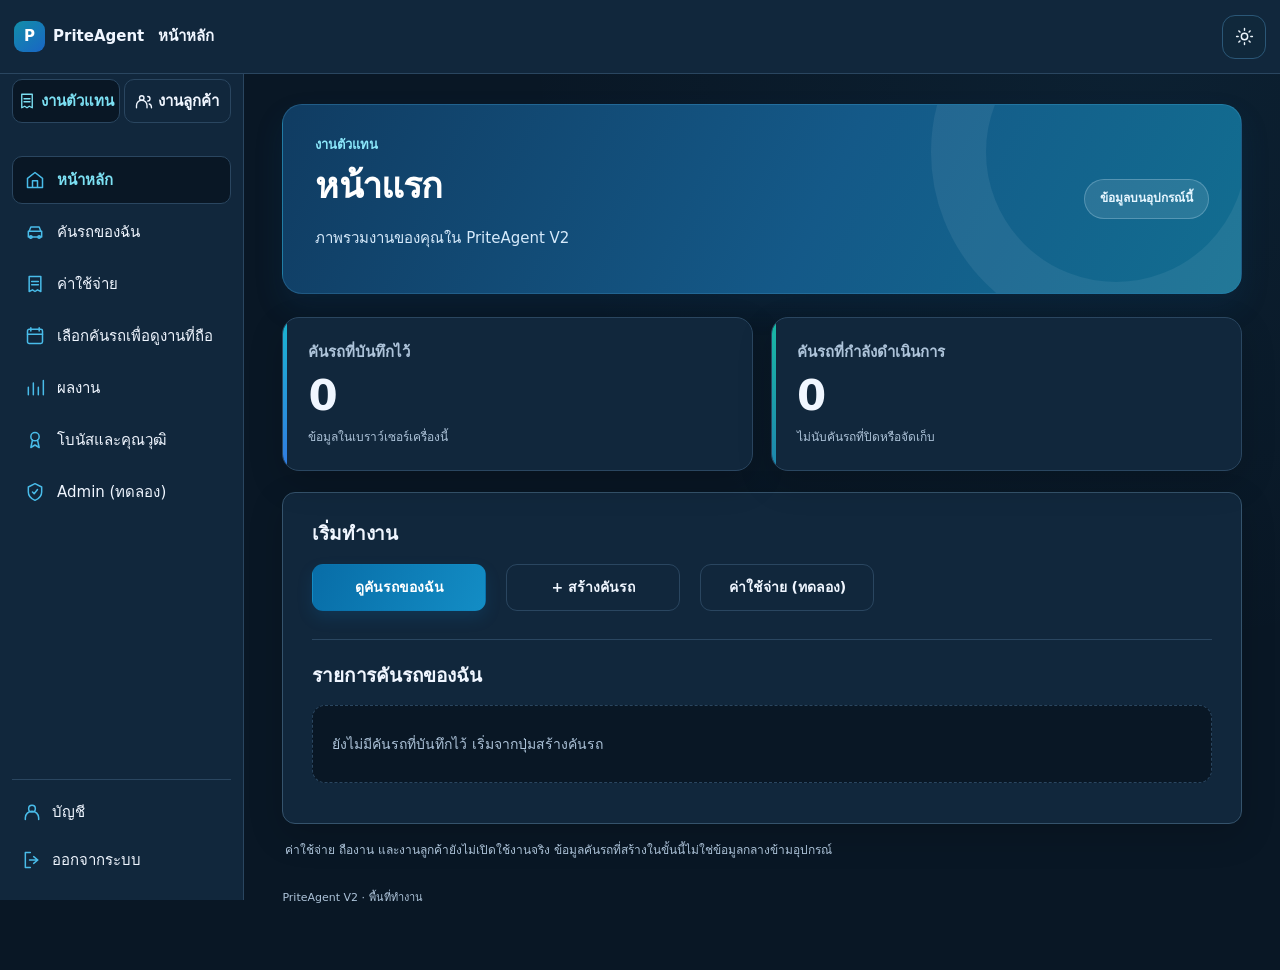
<file: dashboard/index.html>
<!doctype html><html lang="th"><head><meta charset="utf-8"><meta name="viewport" content="width=device-width,initial-scale=1,viewport-fit=cover"><meta http-equiv="Content-Security-Policy" content="default-src 'self'; connect-src 'none'; img-src 'self' data:; style-src 'self' https://fonts.googleapis.com; font-src 'self' https://fonts.gstatic.com; script-src 'self'; object-src 'none'; base-uri 'none'; form-action 'none'"><title>PriteAgent V2 | Dashboard</title><link rel="stylesheet" href="../ui/design-system.css?rev=pa-car-shared-dialog-r1"><link rel="stylesheet" href="./styles.css?rev=pm34-groupform-20261116"><link rel="stylesheet" href="./workspace-shell.css?rev=pm36-mobile"><link rel="stylesheet" href="./admin-demo.css?rev=pa-admin-table-r231">
<link rel="stylesheet" href="../ui/car-card-compact.css?rev=pa-compact-shared-r1"><link rel="stylesheet" href="../ui/car-form-controls.css?rev=pa-car-form-r1"><link rel="stylesheet" href="../ui/shared-design.css?rev=pa-shared-r3">
<link rel="stylesheet" href="../ui/shared-components.css?rev=pa-car-confirm-r4"><link rel="stylesheet" href="./expense-view.css?rev=pa-modal-parity-r3"><link rel="stylesheet" href="./expense-v1-layout.css?rev=pa-expense-csp-r2"></head><body class="pa-dashboard"><a class="skip" href="#main">ข้ามไปยังเนื้อหา</a><div id="app"></div><script type="module" src="./app.js?rev=pa-modal-parity-r3"></script></body></html>
</file>
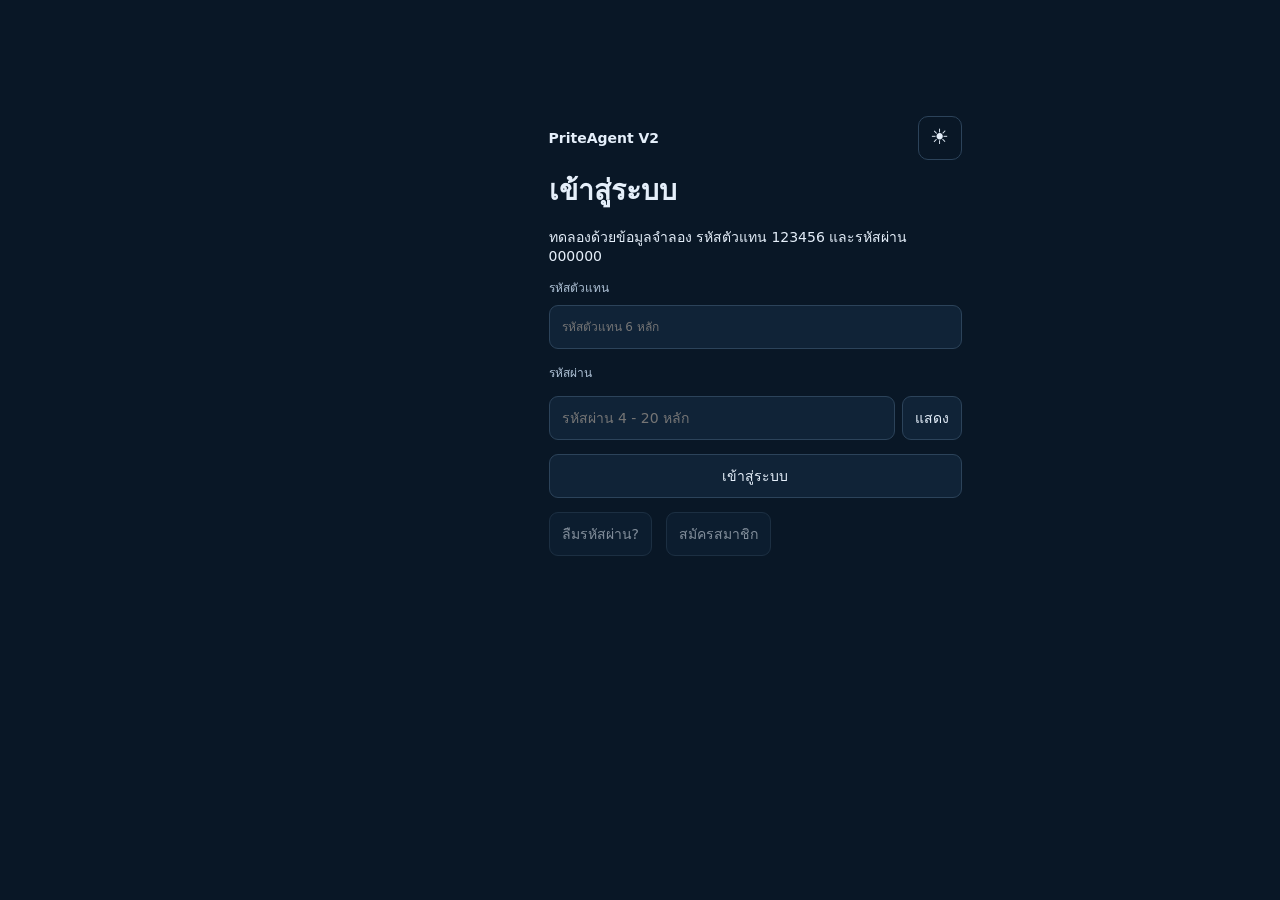
<file: login-native-3f69a5c3/index.html>
<!doctype html><html lang="th"><head><meta charset="utf-8"><meta name="viewport" content="width=device-width,initial-scale=1,viewport-fit=cover"><meta http-equiv="Content-Security-Policy" content="default-src 'self'; connect-src 'none'; img-src 'self' data:; style-src 'self'; script-src 'self'; object-src 'none'; base-uri 'none'; form-action 'none'"><title>PriteAgent V2 · Local synthetic</title><link rel="stylesheet" href="./styles.css"><link rel="stylesheet" href="./ui/theme-control.css"></head><body><a class="skip" href="#main">ข้ามไปยังเนื้อหา</a><div id="app"></div><script type="module" src="./app.js"></script></body></html>
</file>
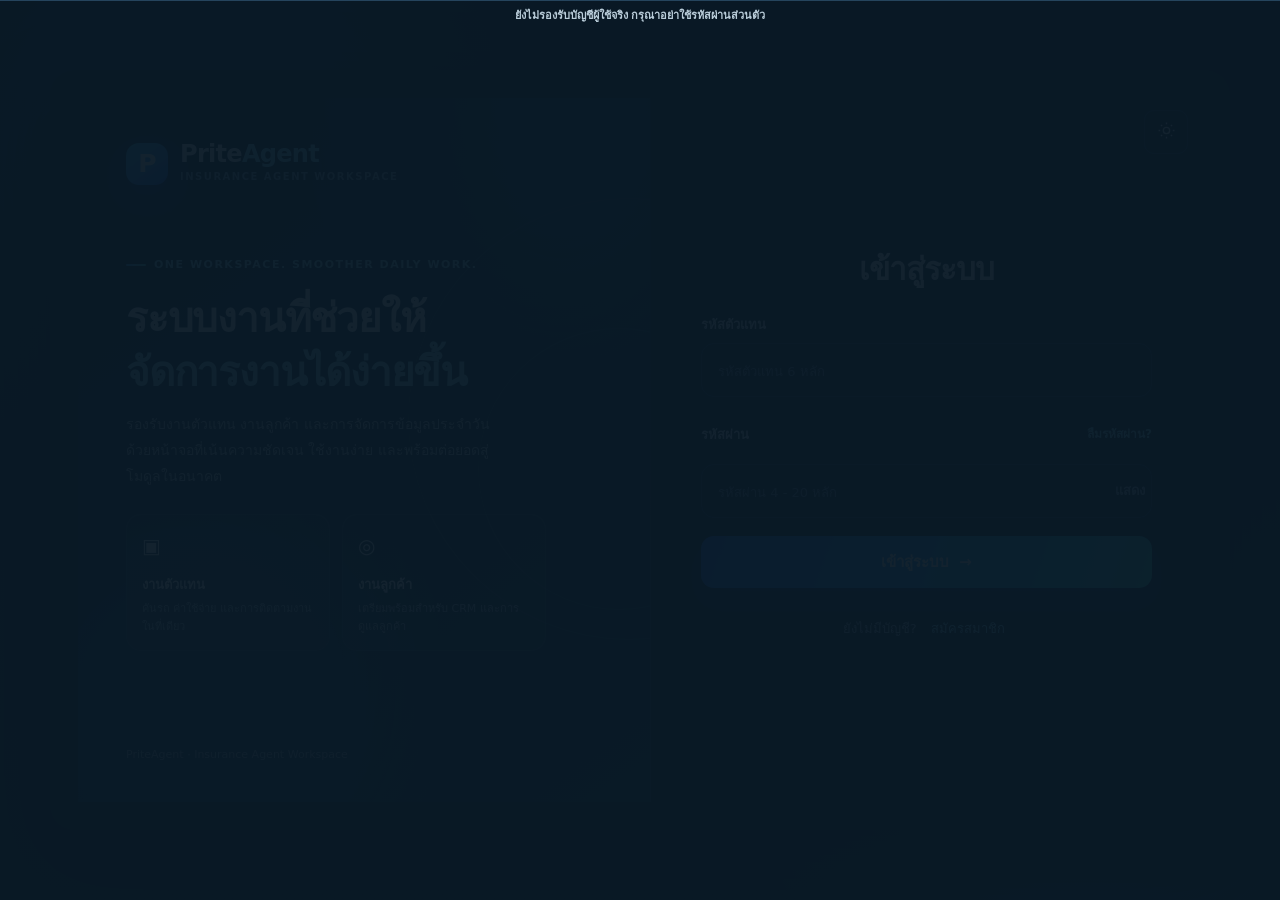
<file: login-phase1-4b38cf17/index.html>
<!doctype html><html lang="th"><head><meta charset="utf-8"><meta name="viewport" content="width=device-width,initial-scale=1,viewport-fit=cover"><meta http-equiv="Content-Security-Policy" content="default-src 'self'; connect-src 'none'; img-src 'self' data:; style-src 'self' https://fonts.googleapis.com; font-src 'self' https://fonts.gstatic.com; script-src 'self'; object-src 'none'; base-uri 'none'; form-action 'none'"><title>PriteAgent V2 · Local synthetic</title><link rel="stylesheet" href="./styles.css?v=fidelity-r3"><link rel="stylesheet" href="./ui/theme-control.css?v=fidelity-r3"></head><body><a class="skip" href="#main">ข้ามไปยังเนื้อหา</a><div id="app"></div><script type="module" src="./app.js?v=fidelity-r3"></script></body></html>
</file>
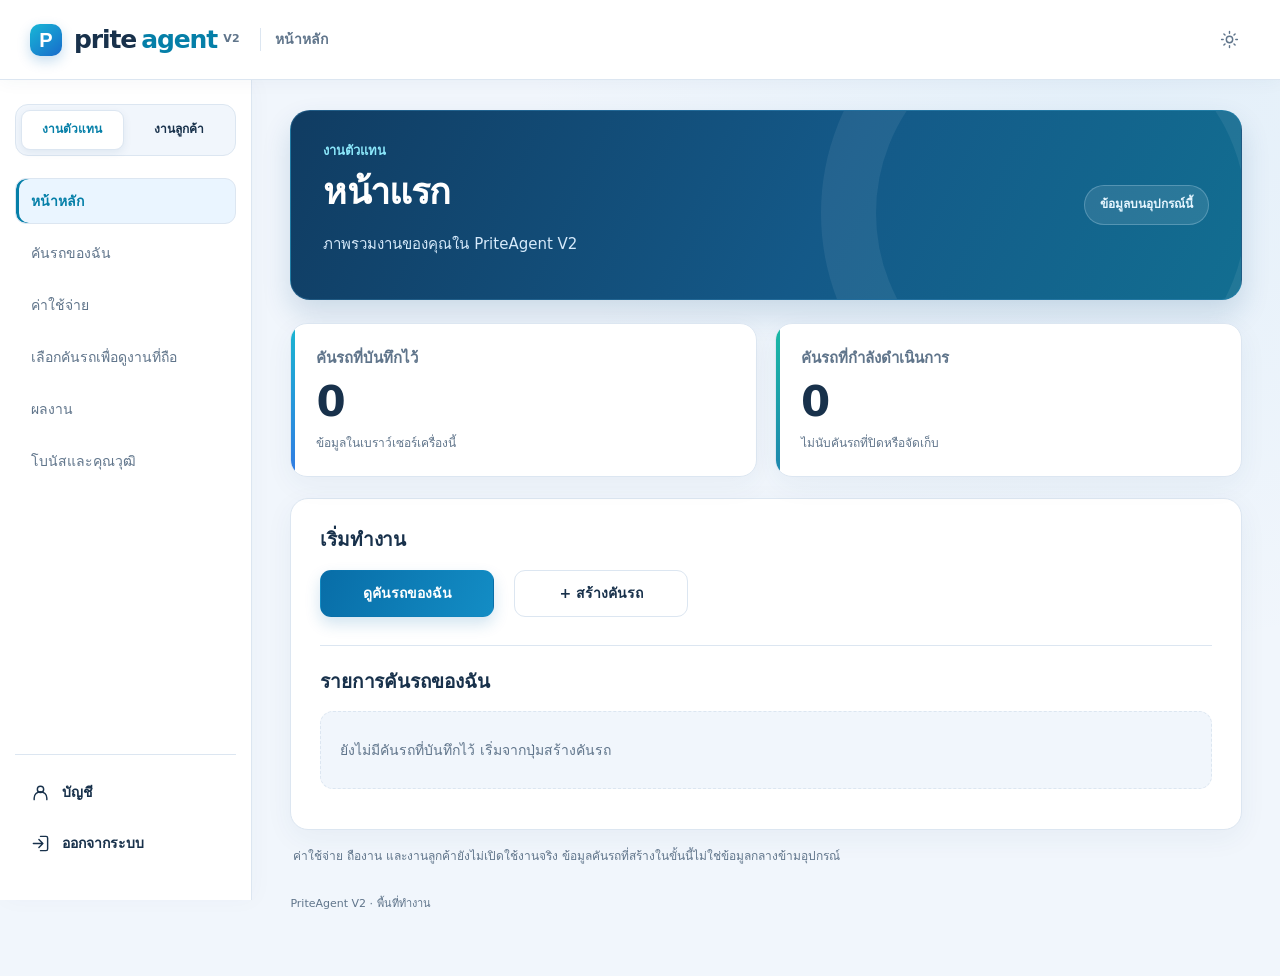
<file: v2-trial/index.html>
<!doctype html><html lang="th"><head><meta charset="utf-8"><meta name="viewport" content="width=device-width,initial-scale=1"><meta http-equiv="Content-Security-Policy" content="default-src 'self'; connect-src 'none'; img-src 'self' data:; style-src 'self' https://fonts.googleapis.com; font-src 'self' https://fonts.gstatic.com; script-src 'self'; object-src 'none'; base-uri 'none'; form-action 'none'"><title>PriteAgent V2 | Dashboard</title><link rel="stylesheet" href="./styles.css?rev=pm34-groupform-20261116"></head><body><a class="skip" href="#main">ข้ามไปยังเนื้อหา</a><div id="app"></div><script type="module" src="./app.js?rev=pm34-groupform-20261116"></script></body></html>
</file>
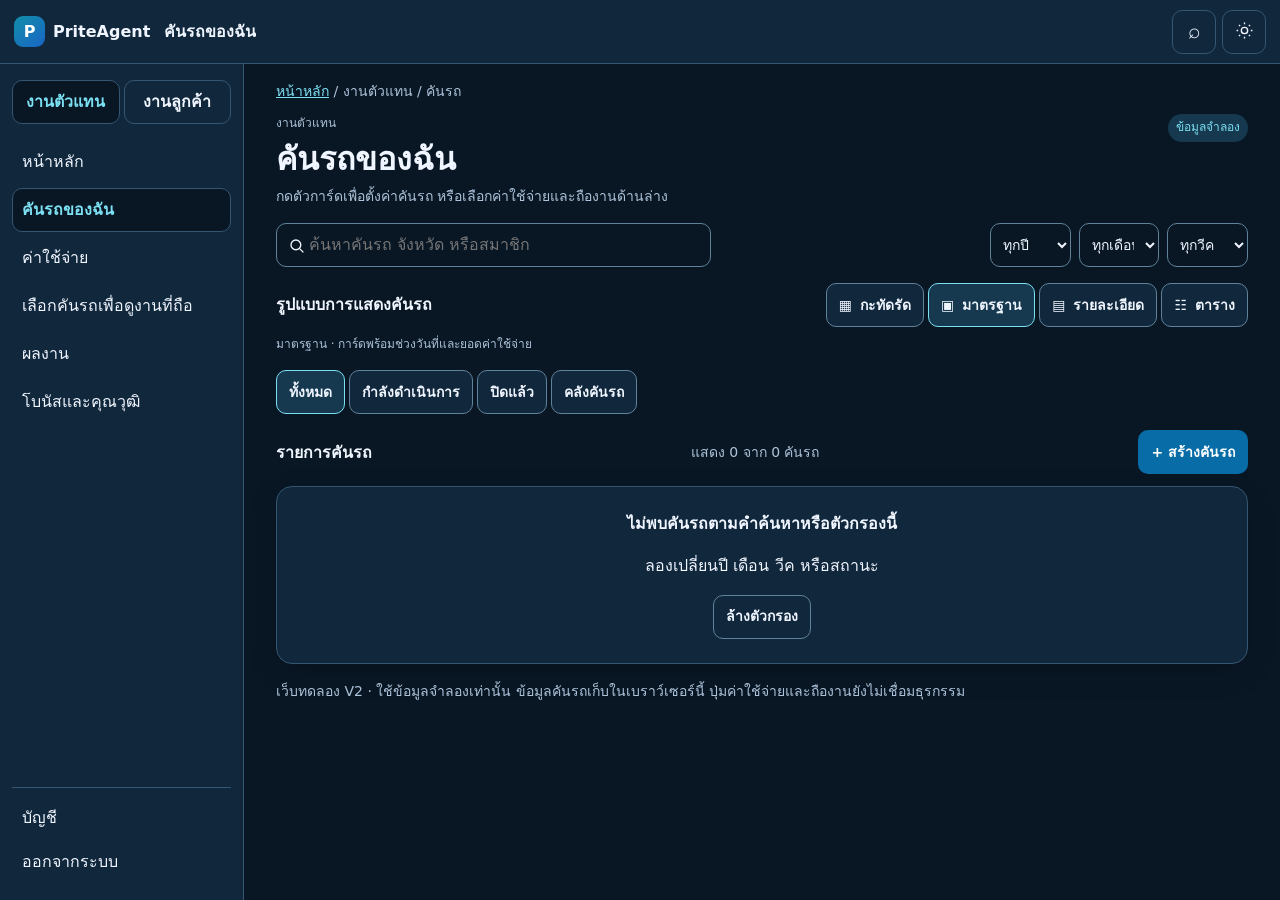
<file: login-phase1-4b38cf17/car-directory/index.html>
<!doctype html>
<html lang="th" data-theme="dark">
<head>
<meta charset="utf-8">
<meta http-equiv="Content-Security-Policy" content="default-src 'self'; script-src 'self' 'unsafe-inline'; style-src 'self' 'unsafe-inline' https://fonts.googleapis.com; font-src 'self' https://fonts.gstatic.com; img-src 'self' data:; connect-src 'none'; form-action 'none'; base-uri 'none'; object-src 'none'">
<meta name="viewport" content="width=device-width,initial-scale=1,viewport-fit=cover">
<meta name="color-scheme" content="dark light">
<title>PriteAgent V2 — คันรถของฉัน</title>
<script>try{document.documentElement.dataset.theme=localStorage.getItem('priteagent-preview:login-phase1-4b38cf17:priteagent.ui.theme.v1')==='light'?'light':'dark'}catch(_){document.documentElement.dataset.theme='dark'}</script>
<link rel="stylesheet" href="../ui/design-system.css?rev=pm37-car-form">
<style>
html, body { height: 100%; }
.pa-directory { height: 100dvh; }
.frame { height: 100%; min-width: 0; display: flex; flex-direction: column; }
.main { min-height: 0; overflow-y: auto; padding: var(--pa-space-4) var(--pa-gutter); }
.inner { max-width: var(--pa-content-width); margin-inline: auto; }
.backline, .v1Heading p, .explainer, #resultCount { color: var(--pa-muted); font-size: var(--pa-small); }
.backline { margin-block-end: var(--pa-space-3); }
.v1Heading, .resultsHead { display: flex; justify-content: space-between; align-items: start; gap: var(--pa-space-3); }
.v1Heading h1 { margin: var(--pa-space-1) 0; }
.v1Heading p { margin: 0; }
.eyebrow, .v1Code, #layoutHelp { color: var(--pa-muted); font-size: var(--pa-caption); }
.demoPill, .v1Badge { display: inline-block; border-radius: 999px; padding: var(--pa-space-1) var(--pa-space-2); background: var(--pa-soft); color: var(--pa-accent); font-size: var(--pa-caption); white-space: nowrap; }
.v1Badge.closed { color: var(--pa-muted); background: var(--pa-surface-alt); }
.v1Tools, .v1Periods { display: flex; gap: var(--pa-space-2); }
.v1Tools { justify-content: space-between; margin-block: var(--pa-space-4); }
.v1Search { position: relative; width: min(100%, 435px); }
.v1Search .smallIcon { position: absolute; inset: 14px auto auto var(--pa-space-3); pointer-events: none; }
.v1Search input { padding-inline-start: var(--pa-space-6); }
.smallIcon, .v1Icon svg, #dialogX svg { width: 18px; height: 18px; fill: none; stroke: currentColor; stroke-width: 1.8; }
.v1Periods .pa-control { font-size: var(--pa-small); }
.v1Modes { display: grid; grid-template-columns: 1fr auto; align-items: center; gap: var(--pa-space-2); margin-block: var(--pa-space-4); }
.v1ModeBtns, .v1Status { display: flex; gap: var(--pa-space-1); }
#layoutHelp { grid-column: 1/-1; margin: 0; }
.v1Status { flex-wrap: wrap; margin-block-end: var(--pa-space-4); }
.resultsHead { align-items: center; flex-wrap: wrap; margin-block-end: var(--pa-space-3); }
#carStorageStatus:not(:empty), #carPending:not([hidden]) { margin-block-end: var(--pa-space-3); color: var(--pa-accent); }
#carPending p { margin: 0 0 var(--pa-space-1); }
.v1Grid { display: grid; grid-template-columns: repeat(3,minmax(0,1fr)); gap: var(--pa-space-3); }
.v1Grid.v1-small { grid-template-columns: repeat(auto-fill,minmax(210px,1fr)); }
.v1Grid.v1-large { grid-template-columns: 1fr; }
.v1Grid[hidden], .v1TableWrap[hidden], .empty[hidden] { display: none; }
.v1Card { display: flex; flex-direction: column; min-width: 0; overflow: hidden; }
.v1Card:hover { border-color: var(--pa-accent); }
.v1Open { display: flex; flex: 1; flex-direction: column; align-items: stretch; text-align: start; border: 0; background: transparent; padding: var(--pa-space-4); }
.v1Open:focus-visible { outline-offset: -3px; }
.v1CardTop, .v1Total { display: flex; justify-content: space-between; align-items: center; gap: var(--pa-space-2); }
.v1Icon { width: 36px; height: 36px; display: grid; place-items: center; border-radius: var(--pa-control-radius); background: var(--pa-soft); color: var(--pa-accent); }
.v1Card h2 { margin: var(--pa-space-3) 0 var(--pa-space-2); }
.v1Facts { display: grid; gap: var(--pa-space-1); margin-block-end: var(--pa-space-3); color: var(--pa-muted); font-size: var(--pa-small); overflow-wrap: anywhere; }
.v1Total { border-block-start: 1px solid var(--pa-line); padding-block-start: var(--pa-space-2); margin-block-start: auto; }
.v1Total span { font-size: var(--pa-caption); color: var(--pa-muted); }
.v1Total strong { display: block; color: var(--pa-text); font-size: var(--pa-section-title); }
.v1Actions { display: grid; grid-template-columns: repeat(2,minmax(0,1fr)); gap: var(--pa-space-2); padding: var(--pa-space-3); border-block-start: 1px solid var(--pa-line); background: var(--pa-surface-alt); }
.v1-small .v1Open { padding: var(--pa-space-3); }
.v1-small .v1Icon { display: none; }
.v1-small .v1Card h2 { font-size: var(--pa-body); }
.v1-small .v1Facts { margin: 0; }
.v1-large .v1Actions { grid-template-columns: repeat(2,minmax(0,200px)); }
.v1Members { display: flex; flex-wrap: wrap; gap: var(--pa-space-2); margin-block: var(--pa-space-3); }
.v1Members span { display: flex; align-items: center; gap: var(--pa-space-1); font-size: var(--pa-small); }
.v1Members i { display: grid; place-items: center; width: 30px; height: 30px; border-radius: 50%; background: var(--pa-soft); color: var(--pa-accent); font-style: normal; }
.v1TableWrap { overflow-x: auto; }
.v1Table { min-width: 710px; width: 100%; border-collapse: collapse; }
.v1Table th, .v1Table td { padding: var(--pa-space-3); text-align: start; border-block-end: 1px solid var(--pa-line); }
.v1Table th { background: var(--pa-surface-alt); }
.v1Table small { display: block; }
.v1Table .v1Actions { padding: 0; border: 0; background: transparent; }
.empty { padding: var(--pa-space-5); text-align: center; }
.explainer { margin-block-start: var(--pa-space-4); }
.carGroupForm { display: flex; flex: 1; flex-direction: column; min-height: 0; margin: 0; }
.carGroupScroll { display: grid; gap: var(--pa-space-3); align-content: start; }
.carGroupForm :is(p,h3) { margin: 0; }
.carGroupForm label { display: grid; grid-template-columns: minmax(0,1fr); align-content: start; gap: var(--pa-space-1); min-width: 0; font-weight: 650; }
.carGroupForm input[type=date] { appearance: none; -webkit-appearance: none; text-align: start; }
.carGroupForm input[type=date]::-webkit-date-and-time-value { min-width: 0; text-align: start; }
#carGroupError:not(:empty), .carGroupFieldError { font-weight: 700; color: var(--pa-danger); }
.carGroupPeriod, .carGroupGrid { display: grid; gap: var(--pa-space-2); grid-template-columns: repeat(3,minmax(0,1fr)); }
.carGroupGrid { grid-template-columns: repeat(2,minmax(0,1fr)); }
.carGroupMembers, #carGroupReview, .carGroupAccount { display: grid; gap: var(--pa-space-2); padding: var(--pa-space-3); }
#carGroupReview p { white-space: pre-line; overflow-wrap: anywhere; }
@media (max-width:1000px) {
    .v1Grid { grid-template-columns: repeat(2,minmax(0,1fr)); }
    .v1Tools { flex-wrap: wrap; }
    .v1Search { width: 100%; }
}
@media (max-width:767px) {
    .v1Grid { grid-template-columns: 1fr; }
    .v1Grid.v1-small { grid-template-columns: repeat(2,minmax(0,1fr)); }
    .v1-small .v1Actions { grid-template-columns: 1fr; }
    .v1Modes { grid-template-columns: 1fr; }
    .v1ModeBtns, .v1Periods { display: grid; grid-template-columns: repeat(2,minmax(0,1fr)); width: 100%; }
    .v1Periods { grid-template-columns: repeat(3,minmax(0,1fr)); }
    .v1Heading { flex-wrap: wrap; }
}
@media (max-width:480px) { .carGroupDates, .carGroupRoles { grid-template-columns: minmax(0,1fr); } }
</style>
<link rel="stylesheet" href="./workspace-shell.css?rev=pm37-car-form">
</head>
<body>
<svg style="position:absolute;width:0;height:0;overflow:hidden" aria-hidden="true" xmlns="http://www.w3.org/2000/svg">
 <symbol id="i-x" viewBox="0 0 24 24"><path d="M5 5 19 19M19 5 5 19"/></symbol>
 <symbol id="i-car" viewBox="0 0 24 24"><path d="M5 15 7 7h10l2 8M4 15h16v4H4zM7 19v2M17 19v2M8 12h.1M16 12h.1"/></symbol>
 <symbol id="i-search" viewBox="0 0 24 24"><circle cx="10.5" cy="10.5" r="6.5"/><path d="m15.5 15.5 5 5"/></symbol>
</svg>
<div class="shell pa-directory" id="app">
 <div class="frame">
  <header id="workspace-header"></header>
  <aside id="workspace-menu" aria-label="เมนูนำทาง"></aside>
  <main id="main" class="main" tabindex="-1">
   <div class="inner">
     <div class="backline"><a href="../dashboard/">หน้าหลัก</a> / งานตัวแทน / คันรถ</div>
     <div class="v1Heading"><div><div class="eyebrow">งานตัวแทน</div><h1>คันรถของฉัน</h1><p>กดตัวการ์ดเพื่อตั้งค่าคันรถ หรือเลือกค่าใช้จ่ายและถืองานด้านล่าง</p></div><span class="demoPill">ข้อมูลจำลอง</span></div>
     <section class="v1Tools" aria-label="ค้นหาคันรถ">
      <label class="v1Search"><svg class="smallIcon"><use href="#i-search"/></svg><input class="pa-control" id="searchCars" type="search" autocomplete="off" aria-label="ค้นหาคันรถ จังหวัด รหัส และสมาชิก" placeholder="ค้นหาคันรถ จังหวัด หรือสมาชิก"/></label>
      <div class="v1Periods"><select class="pa-control" id="filterYear" aria-label="กรองปี"><option value="">ทุกปี</option><option value="2569">พ.ศ. 2569</option><option value="2568">พ.ศ. 2568</option></select><select class="pa-control" id="filterMonth" aria-label="กรองเดือน"><option value="">ทุกเดือน</option><option value="11">พฤศจิกายน</option><option value="10">ตุลาคม</option></select><select class="pa-control" id="filterWeek" aria-label="กรองวีค"><option value="">ทุกวีค</option><option value="1">วีค 1</option><option value="2">วีค 2</option><option value="3">วีค 3</option><option value="4">วีค 4</option><option value="5">วีค 5</option></select></div>
     </section>
     <section class="v1Modes" aria-label="รูปแบบคันรถ"><strong>รูปแบบการแสดงคันรถ</strong><div class="v1ModeBtns" role="group" aria-label="เลือกรูปแบบการแสดงคันรถ"><button class="pa-button" data-layout="small" aria-pressed="false">▦ <span>กะทัดรัด</span></button><button class="pa-button" data-layout="medium" aria-pressed="true">▣ <span>มาตรฐาน</span></button><button class="pa-button" data-layout="large" aria-pressed="false">▤ <span>รายละเอียด</span></button><button class="pa-button" data-layout="table" aria-pressed="false">☷ <span>ตาราง</span></button></div><p id="layoutHelp" aria-live="polite">มาตรฐาน · การ์ดพร้อมช่วงวันที่และยอดค่าใช้จ่าย</p></section>
     <div class="v1Status" role="group" aria-label="กรองสถานะ"><button class="pa-button" data-state="all" aria-pressed="true">ทั้งหมด</button><button class="pa-button" data-state="open" aria-pressed="false">กำลังดำเนินการ</button><button class="pa-button" data-state="closed" aria-pressed="false">ปิดแล้ว</button><button class="pa-button" data-state="archived" aria-pressed="false">คลังคันรถ</button></div>
     <div class="resultsHead"><strong>รายการคันรถ</strong><span id="resultCount" aria-live="polite"></span><button type="button" id="createCar" class="pa-button pa-button--primary">+ สร้างคันรถ</button></div>
     <div id="carStorageStatus" role="status" aria-live="polite"></div>
     <div id="carPending" hidden><p>มีคำขอบันทึกที่ยังไม่ได้ยืนยัน</p><button type="button" class="pa-button">ตรวจผลและลองคำขอเดิม</button></div>
     <section id="carGrid" class="v1Grid" aria-label="การ์ดคันรถ"></section><div id="tableWrap" class="v1TableWrap pa-card" role="region" tabindex="0" aria-label="ตารางคันรถ เลื่อนซ้ายขวาได้" hidden></div>
     <section class="empty pa-card" id="empty" hidden><strong>ไม่พบคันรถตามคำค้นหาหรือตัวกรองนี้</strong><p>ลองเปลี่ยนปี เดือน วีค หรือสถานะ</p><button id="resetSearch" class="pa-button">ล้างตัวกรอง</button></section>
     <div class="explainer">เว็บทดลอง V2 · ใช้ข้อมูลจำลองเท่านั้น ข้อมูลคันรถเก็บในเบราว์เซอร์นี้ ปุ่มค่าใช้จ่ายและถืองานยังไม่เชื่อมธุรกรรม</div>
   </div>
  </main>
 </div>
</div>
<dialog id="dialogShade" class="pa-dialog" aria-labelledby="dialogTitle">
 <header class="pa-dialog-heading"><div><h2 id="dialogTitle">รายละเอียดคันรถ</h2><small id="dialogSubtitle"></small></div><button type="button" class="pa-button" id="dialogX" aria-label="ปิดรายละเอียด"><svg><use href="#i-x"/></svg></button></header>
 <div class="pa-dialog-scroll" id="dialogBody"></div>
 <div class="pa-dialog-actions"><button type="button" class="pa-button" id="dialogOK">ปิดรายละเอียด</button></div>
</dialog>
<dialog id="carGroupDialog" class="pa-dialog pa-dialog--mobile-full" aria-labelledby="carGroupTitle">
 <header class="pa-dialog-heading"><h2 id="carGroupTitle" tabindex="-1">สร้างคันรถ / คันรถ Group</h2><button type="button" class="pa-button" data-close-group aria-label="ปิดฟอร์มคันรถ">✕</button></header>
 <form class="carGroupForm" novalidate>
  <div class="carGroupScroll pa-dialog-scroll">
  <label>รหัสคันรถ GRP-ID<input class="pa-control" name="groupId" readonly placeholder="ระบบจะออกรหัสเมื่อบันทึก"><small>เมื่อบันทึกครั้งแรก ระบบจะสร้างรหัสนี้ และใช้รหัสเดิมเมื่อแก้ไข</small></label>
  <div class="carGroupPeriod">
   <label>ปี พ.ศ.<select class="pa-control" name="year" required></select></label>
   <label>เดือน<select class="pa-control" name="month" required></select></label>
   <label>วีค<select class="pa-control" name="week" required></select></label>
  </div>
  <div class="carGroupGrid carGroupDates">
   <label>วันที่เริ่มคันรถ<input class="pa-control" name="startDate" type="date" aria-describedby="carGroupDatesHint" required></label>
   <label>วันที่สิ้นสุดคันรถ<input class="pa-control" name="endDate" type="date" aria-describedby="carGroupDatesHint" required></label>
  </div>
  <button type="button" class="pa-button" id="carApplyWeekDates">ใช้วันที่ตามวีค (จันทร์–ศุกร์)</button>
  <small id="carGroupDatesHint" aria-live="polite">เมื่อเปลี่ยนปี เดือน หรือวีค ระบบจะใส่วันที่จันทร์–ศุกร์ให้ คุณยังแก้วันที่เองได้</small>
  <label>ชื่อคันรถ<input class="pa-control" name="name" maxlength="160" required></label>
  <div class="pa-picker" id="carProvincePicker">
   <label for="carProvince">จังหวัด</label>
   <input class="pa-control" id="carProvince" name="province" type="search" autocomplete="off" maxlength="80" placeholder="พิมพ์ค้นหาชื่อจังหวัด" aria-controls="carProvinceResults" aria-expanded="false" required>
   <div class="pa-picker-results" id="carProvinceResults" hidden>
    <small role="status"></small>
    <ul aria-label="รายชื่อจังหวัด"></ul>
   </div>
  </div>
  <label>หมายเหตุพื้นที่ / งาน<input class="pa-control" name="workNote" maxlength="160" placeholder="เช่น จุดนัดพบหรือพื้นที่ทำงาน"></label>
  <div class="carGroupAccount pa-card"><strong>ข้อมูลจำลอง</strong><small>เลือกตำแหน่งตัวเองจากสมาชิกที่กรอกไว้ ข้อมูลนี้ไม่ผูกกับบัญชีผู้ใช้</small></div>
  <section class="carGroupMembers pa-card" aria-labelledby="carGroupMembersTitle">
   <h3 id="carGroupMembersTitle">สมาชิกในคันรถ</h3>
   <div class="carGroupGrid">
    <label>คนที่ 1 · หัวหน้าคัน<input class="pa-control" name="member1" maxlength="80" required></label>
    <label>คนที่ 2<input class="pa-control" name="member2" maxlength="80" placeholder="เว้นว่างได้"></label>
    <label>คนที่ 3<input class="pa-control" name="member3" maxlength="80" placeholder="เว้นว่างได้"></label>
    <label>คนที่ 4<input class="pa-control" name="member4" maxlength="80" placeholder="เว้นว่างได้"></label>
   </div>
   <small id="carGroupMemberCount" aria-live="polite"></small>
  </section>
  <div class="carGroupGrid carGroupRoles">
   <label>เจ้าของรถ<select class="pa-control" name="owner" required></select><small>เลือกจากสมาชิกในคันรถ แยกจากหัวหน้าคันได้</small></label>
   <label>ตัวเอง (ข้อมูลจำลอง)<select class="pa-control" name="self"></select></label>
  </div>
  <section class="carGroupAccount pa-card" aria-labelledby="carFuelHeading">
   <h3 id="carFuelHeading">หลักเกณฑ์การแบ่งค่าน้ำมัน</h3>
   <small>เมื่อเจ้าของรถร่วมรับผิดชอบ สัดส่วนของเจ้าของรถคือ วิ่ง 2 คน 30% · วิ่ง 3 คน 16% · วิ่ง 4 คน 0%</small>
   <small id="carFuelContext" hidden></small>
   <small>ถ้าเจ้าของรถไม่ร่วมรับผิดชอบ ให้เริ่มแบ่งเท่ากันในกลุ่มผู้รับผิดชอบ และปรับสัดส่วนเองได้ตามกฎเดิม</small>
  </section>
  <label>งบประมาณ (บาทไทย · THB)<input class="pa-control" name="budget" type="number" step="1" placeholder="ยังไม่ตั้งงบ"></label>
  <section id="carGroupReview" class="pa-card" aria-label="สรุปก่อนบันทึก" tabindex="-1" hidden><h3>ตรวจทานก่อนบันทึก</h3><p></p></section>
  <p id="carGroupError" role="alert"></p>
  </div>
  <div class="pa-dialog-actions">
   <button type="button" class="pa-button" data-close-group>ยกเลิก</button>
   <button type="submit" class="pa-button" id="carGroupReviewButton">ตรวจทานข้อมูล</button>
   <button type="button" class="pa-button pa-button--primary" id="carGroupSave" hidden>บันทึกคันรถ</button>
  </div>
 </form>
</dialog>
<script type="module">
import { carStore, connectGroupForm } from './group-form.js?rev=pm37-car-form';
import { mountWorkspaceShell } from '../dashboard/workspace-shell.js?rev=pm37';
(function(){
'use strict';
const get=id=>document.getElementById(id);
const icon=(name,cls='')=>'<svg'+(cls?' class="'+cls+'"':'')+' aria-hidden="true"><use href="#i-'+name+'"/></svg>';
const escapeHtml=value=>String(value).replace(/[&<>"']/g,c=>({'&':'&amp;','<':'&lt;','>':'&gt;','"':'&quot;',"'":'&#39;'}[c]));
let cars=[];
const months=new Intl.DateTimeFormat('th-TH',{month:'long',timeZone:'UTC'});
function monthName(month){return months.format(new Date(Date.UTC(2026,month-1,1)))}
const layouts={small:['กะทัดรัด','การ์ดเล็ก แสดงชื่อ จังหวัด และวีค'],medium:['มาตรฐาน','การ์ดพร้อมช่วงวันที่และยอดค่าใช้จ่าย'],large:['รายละเอียด','การ์ดใหญ่ พร้อมรายชื่อสมาชิกและเงินกองกลาง'],table:['ตาราง','เรียงคันรถเป็นแถว']};
const day=s=>new Date(s+'T12:00:00').toLocaleDateString('th-TH',{day:'2-digit',month:'2-digit',year:'numeric'});
const period=t=>'วีค '+t.week+' · '+monthName(t.month)+' '+t.year;
let query='',state='all',year='',month='',week='',layout='medium',dialogTrigger=null;
function render(){
 const rows=cars.filter(t=>(state==='archived'?t.archived:!t.archived&&(state==='all'||(state==='closed'?t.closed:!t.closed)))&&(!year||t.year===+year)&&(!month||t.month===+month)&&(!week||t.week===+week)&&[t.title,t.destination,t.id,...t.members].join(' ').toLocaleLowerCase('th').includes(query.toLocaleLowerCase('th')));
 get('resultCount').textContent='แสดง '+rows.length+' จาก '+cars.length+' คันรถ';
 get('carGrid').hidden=!rows.length||layout==='table';get('tableWrap').hidden=!rows.length||layout!=='table';get('empty').hidden=!!rows.length;get('carGrid').className='v1Grid v1-'+layout;
 get('layoutHelp').textContent=layouts[layout].join(' · ');
 for(const b of document.querySelectorAll('[data-layout]')){b.classList.toggle('active',b.dataset.layout===layout);b.setAttribute('aria-pressed',String(b.dataset.layout===layout))}
 for(const b of document.querySelectorAll('[data-state]')){b.classList.toggle('active',b.dataset.state===state);b.setAttribute('aria-pressed',String(b.dataset.state===state))}
 const actions=t=>'<div class="v1Actions"><button class="pa-button" data-action="expense" data-id="'+escapeHtml(t.id)+'">ค่าใช้จ่าย</button><button class="pa-button" data-action="holding" data-id="'+escapeHtml(t.id)+'">ถืองาน</button></div>';
 if(layout==='table'){
  get('tableWrap').innerHTML='<table class="v1Table"><thead><tr><th>คันรถ</th><th>จังหวัด / วีค</th><th>ช่วงวันที่</th><th>ค่าใช้จ่าย</th><th>ไปยัง</th></tr></thead><tbody>'+rows.map(t=>'<tr><td><button class="v1Name pa-button" data-car="'+escapeHtml(t.id)+'">'+escapeHtml(t.title)+'</button><small>'+(t.closed?'ปิดคันรถแล้ว':'กำลังดำเนินการ')+'</small></td><td>'+escapeHtml(t.destination)+'<small>'+period(t)+'</small></td><td>'+day(t.start)+' – '+day(t.end)+'</td><td>—</td><td>'+actions(t)+'</td></tr>').join('')+'</tbody></table>';get('carGrid').innerHTML='';
 }else{
  get('carGrid').innerHTML=rows.map(t=>'<article class="v1Card pa-card"><button class="v1Open" data-car="'+escapeHtml(t.id)+'" aria-label="ตั้งค่าคันรถ '+escapeHtml(t.title)+'"><div class="v1CardTop"><span class="v1Icon">'+icon('car')+'</span><span class="v1Badge '+(t.closed?'closed':'')+'">'+(t.closed?'ปิดคันรถแล้ว':'กำลังดำเนินการ')+'</span></div><h2>'+escapeHtml(t.title)+'</h2><div class="v1Facts"><span>⌖ '+escapeHtml(t.destination)+'</span><span>▣ '+period(t)+'</span>'+(layout==='small'?'':'<span>◷ '+day(t.start)+' – '+day(t.end)+'</span>')+'</div>'+(layout==='large'?'<div class="v1Members">'+t.members.map((m,i)=>'<span><i>'+escapeHtml(m.slice(0,1))+'</i>'+escapeHtml(m)+'</span>').join('')+'</div><div class="v1Code">'+escapeHtml(t.id)+'</div>':'')+(layout==='small'?'':'<div class="v1Total"><span>ค่าใช้จ่าย<strong>—</strong></span>'+(layout==='large'?'<span>เงินกองกลางคงเหลือ<strong>—</strong></span>':'')+'</div>')+'</button>'+actions(t)+'</article>').join('');get('tableWrap').innerHTML='';
 }
 for(const root of [get('carGrid'),get('tableWrap')]){for(const b of root.querySelectorAll('[data-car]'))b.onclick=()=>openCar(b.dataset.car);for(const b of root.querySelectorAll('[data-action]'))b.onclick=()=>openAction(b.dataset.id,b.dataset.action)}
}
function setLayout(v){if(!layouts[v])return;layout=v;render()}
function showDialog(title,subtitle,body,buttonTitle){
 dialogTrigger=document.activeElement;
 get('dialogTitle').textContent=title;get('dialogSubtitle').textContent=subtitle||'';
 get('dialogBody').innerHTML=body;
 get('dialogOK').textContent=buttonTitle||'ปิดรายละเอียด';
 get('dialogShade').showModal();get('dialogX').focus();
}
function closeDialog(){get('dialogShade').close()}
get('dialogShade').addEventListener('close',()=>{get('dialogBody').innerHTML='';if(dialogTrigger?.focus)dialogTrigger.focus();dialogTrigger=null});
function info(title,body){showDialog(title,'UI-ONLY · DEMO ONLY','<p class="infoText">'+escapeHtml(body)+'</p>','เข้าใจแล้ว')}
const status=message=>{get('carStorageStatus').textContent=message};
function fillPeriods(id,items,selected,all){
 const field=get(id);
 field.replaceChildren(new Option(all,''));
 for(const [value,label] of items)field.add(new Option(label,String(value)));
 field.value=selected;
}
async function refreshCars(message=''){
 try {
  cars=(await carStore.list()).map(car=>({...car,title:car.name,destination:car.province,start:car.startDate,end:car.endDate}));
  const years=[...new Set(cars.map(car=>car.year))].sort((a,b)=>b-a);
  if(year && !years.includes(Number(year)))year='';
  fillPeriods('filterYear',years.map(y=>[y,'พ.ศ. '+y]),year,'ทุกปี');
  fillPeriods('filterMonth',Array.from({length:12},(_,i)=>[i+1,monthName(i+1)]),month,'ทุกเดือน');
  render();
  status(message);
 } catch {
  status(message ? message+' · โหลดรายการใหม่ไม่ได้' : 'โหลดคันรถในเครื่องไม่ได้ กรุณารีโหลดแล้วลองอีกครั้ง');
 }
}
const editGroup=connectGroupForm(refreshCars,status);
function openCar(id){void editGroup(id)}
get('createCar').onclick=()=>void editGroup();
function openAction(id,action){const t=cars.find(x=>x.id===id);if(!t)return;info((action==='expense'?'ค่าใช้จ่าย':'ถืองาน')+' · '+t.title,'ปุ่มตาม V1 Snapshot แต่การบันทึกค่าใช้จ่ายหรือถืองานจริงไม่อยู่ใน UI-04 Preview นี้');}
get('searchCars').oninput=()=>{query=get('searchCars').value.trim();render()};
for(const b of document.querySelectorAll('[data-layout]'))b.onclick=()=>setLayout(b.dataset.layout);
for(const b of document.querySelectorAll('[data-state]'))b.onclick=()=>{state=b.dataset.state;render()};
for(const id of ['Year','Month','Week'])get('filter'+id).onchange=()=>{year=get('filterYear').value;month=get('filterMonth').value;week=get('filterWeek').value;render()};
get('resetSearch').onclick=()=>{query='';state='all';year='';month='';week='';get('searchCars').value='';for(const id of ['Year','Month','Week'])get('filter'+id).value='';render();get('searchCars').focus()};
mountWorkspaceShell({
 header:get('workspace-header'),sidebar:get('workspace-menu'),area:'agent',screen:'cars',
 onSearch(){get('searchCars').focus();get('searchCars').scrollIntoView({block:'center'})}
});
get('dialogX').onclick=get('dialogOK').onclick=closeDialog;
get('dialogShade').onclick=e=>{if(e.target===get('dialogShade'))closeDialog()};
render();
void refreshCars().then(()=>{
 const url=new URL(location.href);
 const id=url.searchParams.get('car');
 const create=url.searchParams.get('create')==='1';
 if(id || create){
  url.searchParams.delete('car');
  url.searchParams.delete('create');
  history.replaceState(history.state,'',url);
  void editGroup(id || undefined);
 }
});
})();
</script>
</body>
</html>
</file>
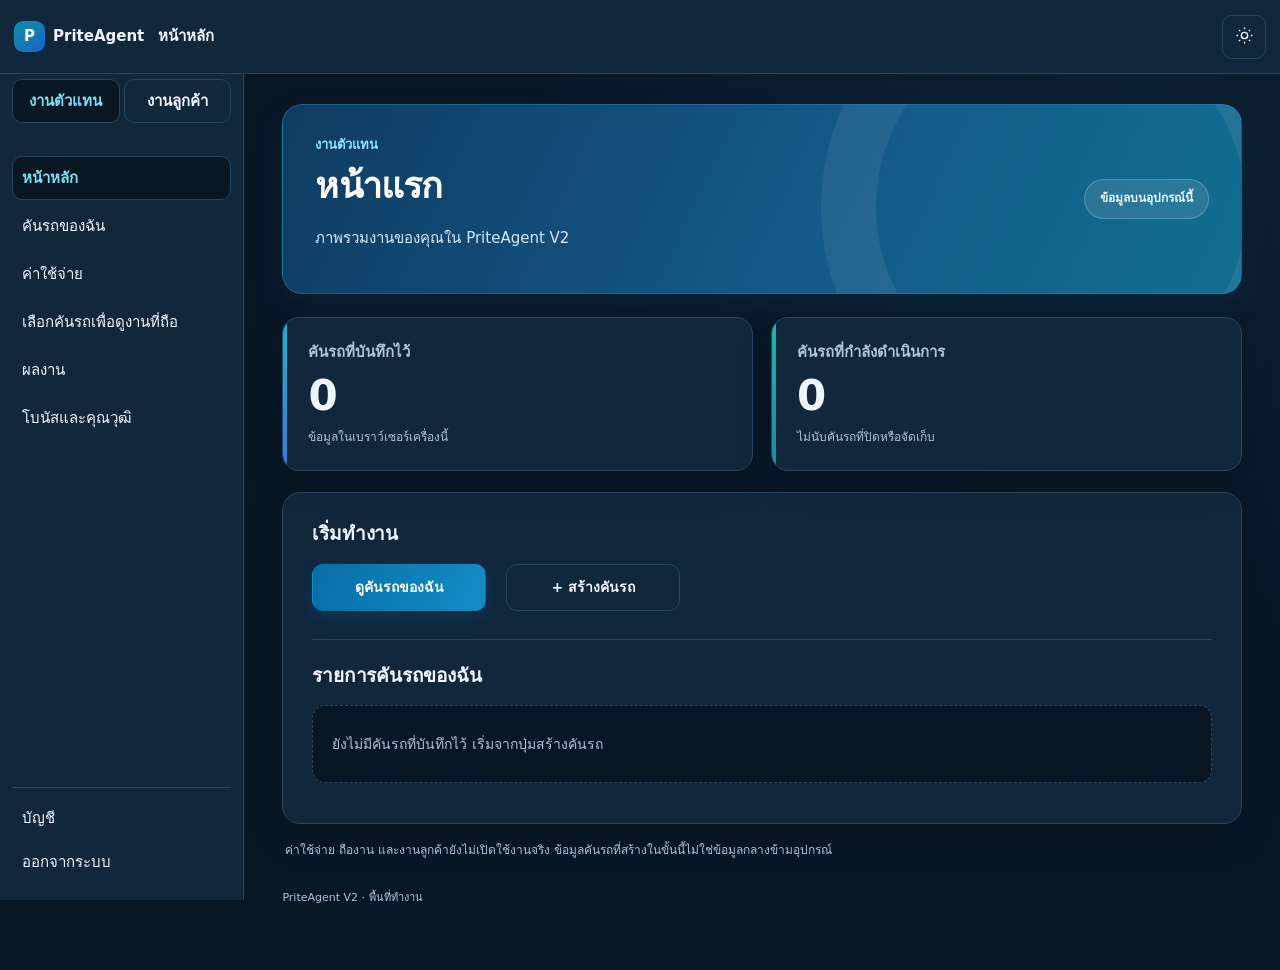
<file: login-phase1-4b38cf17/dashboard/index.html>
<!doctype html><html lang="th"><head><meta charset="utf-8"><meta name="viewport" content="width=device-width,initial-scale=1,viewport-fit=cover"><meta http-equiv="Content-Security-Policy" content="default-src 'self'; connect-src 'none'; img-src 'self' data:; style-src 'self' https://fonts.googleapis.com; font-src 'self' https://fonts.gstatic.com; script-src 'self'; object-src 'none'; base-uri 'none'; form-action 'none'"><title>PriteAgent V2 | Dashboard</title><link rel="stylesheet" href="./styles.css?rev=pm34-groupform-20261116"><link rel="stylesheet" href="./workspace-shell.css?rev=pm36-mobile"></head><body class="pa-dashboard"><a class="skip" href="#main">ข้ามไปยังเนื้อหา</a><div id="app"></div><script type="module" src="./app.js?rev=pm36-mobile"></script></body></html>
</file>
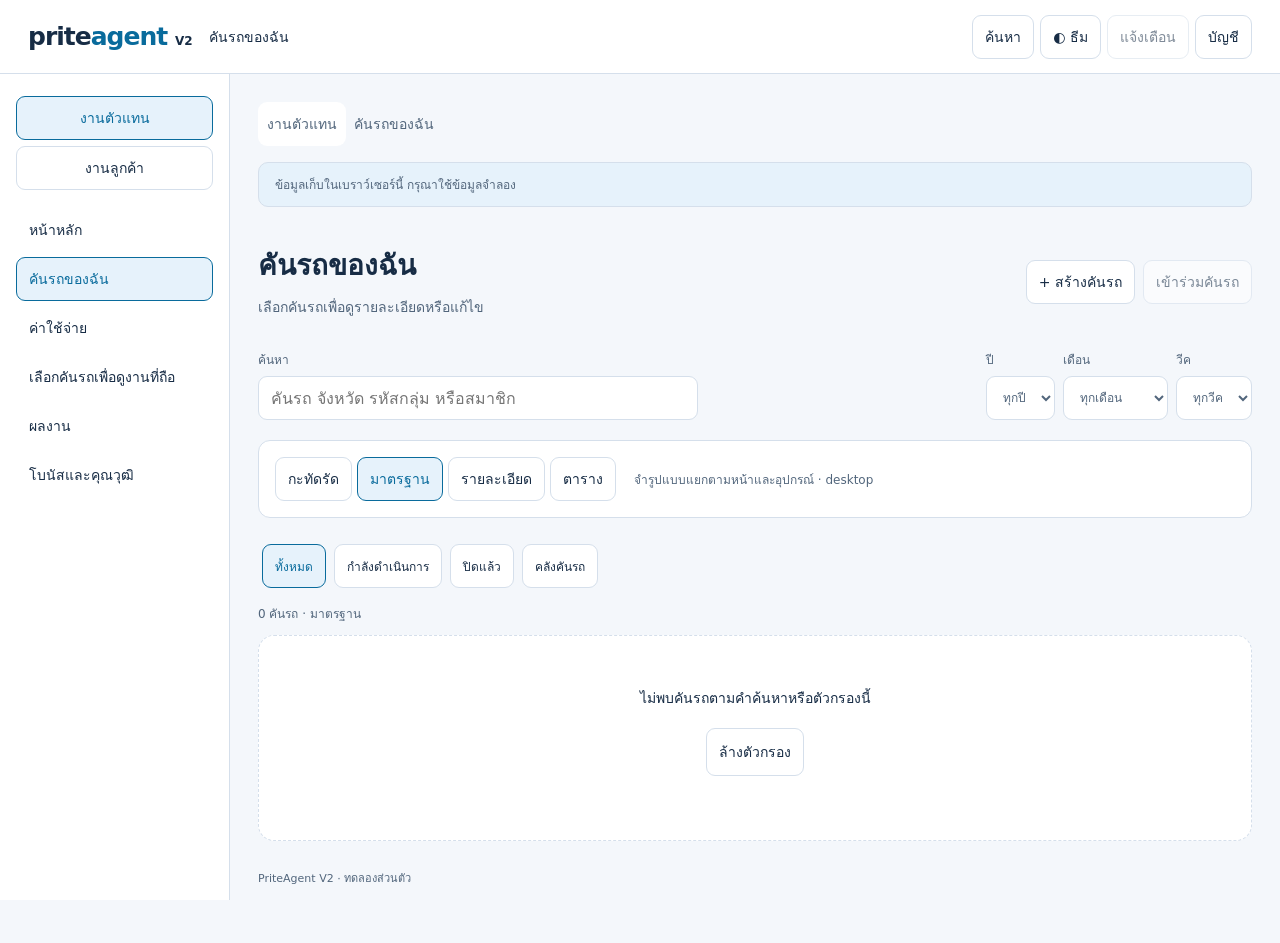
<file: v2-trial/code8-groupform-20261116-48e087e2/index.html>
<!doctype html><html lang="th"><head><meta charset="utf-8"><meta name="viewport" content="width=device-width,initial-scale=1"><meta http-equiv="Content-Security-Policy" content="default-src 'self'; connect-src 'none'; img-src 'self' data:; style-src 'self'; script-src 'self'; object-src 'none'; base-uri 'none'; form-action 'none'"><title>PriteAgent V2 · Local synthetic</title><link rel="stylesheet" href="./styles.css"></head><body><a class="skip" href="#main">ข้ามไปยังเนื้อหา</a><div id="app"></div><script type="module" src="./app.js"></script></body></html>
</file>
<file: ui/shared-design.css>
/* PriteAgent V2 — Shared UI R1 (ACTIVE SYNTHETIC entrypoints only)
 * SINGLE source for control tokens, mobile hit sizes and calendar popover.
 * Page-specific layout CSS remains responsible for layout, not field styling.
 * Dark input styling follows the current V2 Login design.
 */
:root {
  --pa-field-min-height: 54px;
  --pa-field-radius: 13px;
  --pa-field-font-size: 16px;
  --pa-field-bg: #0b2032;
  --pa-field-border: #35536c;
  --pa-field-text: #edf5ff;
  --pa-field-muted: #a9b9ca;
  --pa-field-focus: #49bce9;
  --pa-field-error: #f7a2ae;
  --pa-field-surface: #102638;
  --pa-field-selected: #0876c7;
  --pa-field-shadow: 0 0 0 3px rgba(73,188,233,.18);
  --pa-field-label-color: #d6e6f2;
}
html[data-theme=light] {
  --pa-field-bg: #fff;
  --pa-field-border: #bacbdc;
  --pa-field-text: #233e56;
  --pa-field-muted: #62788d;
  --pa-field-focus: #0876bb;
  --pa-field-error: #ba3851;
  --pa-field-surface: #f1f6fc;
  --pa-field-selected: #0876c7;
  --pa-field-shadow: 0 0 0 3px rgba(8,118,187,.17);
  --pa-field-label-color: #344e68;
}
/* Shared form controls. Explicit targets protect old page navigation buttons. */
body :is(input,select,textarea).pa-control,
body :is(input,select,textarea).control,
body .control > input,
body .pa-admin-section :is(input,select),
body .pa-admin-tablewrap select,
body #main :is(input,select,textarea):not([type=checkbox]):not([type=radio]):not(.pa-date-native):not(.pa-date-text) {
  box-sizing: border-box;
  min-width: 0;
  max-width: 100%;
  min-height: var(--pa-field-min-height);
  border-radius: var(--pa-field-radius);
  border: 1.5px solid var(--pa-field-border);
  background: var(--pa-field-bg);
  color: var(--pa-field-text);
  font-size: var(--pa-field-font-size);
  line-height: 1.4;
  outline: none;
  -webkit-text-size-adjust: 100%;
}
body :is(input,select,textarea).pa-control::placeholder,
body :is(input,select,textarea).control::placeholder,
body .control > input::placeholder,
body #main input::placeholder {
  color: var(--pa-field-muted);
  opacity: 1;
}
body :is(input,select,textarea).pa-control:focus,
body :is(input,select,textarea).control:focus,
body .control > input:focus,
body #main :is(input,select,textarea):focus:not([type=checkbox]):not([type=radio]):not(.pa-date-native):not(.pa-date-text) {
  border-color: var(--pa-field-focus);
  box-shadow: var(--pa-field-shadow);
  outline: none;
}
body :is(input,select,textarea)[aria-invalid=true]:not([type=checkbox]) {
  border-color: var(--pa-field-error);
}
body :is(input,select,textarea):disabled:not([type=checkbox]) {
  opacity: .65;
}
/* Preserve the Login look but never shrink its input controls as the keyboard
 * reduces the visual viewport height. Previous @media height rule was 43px.
 */
#loginApp .control { height: var(--pa-field-min-height); min-height: var(--pa-field-min-height); }
#loginApp .control > input { height: 100%; min-height: var(--pa-field-min-height); }
#loginApp .field { min-width: 0; }
#loginApp .form { min-width: 0; }
@media (max-width: 767px) {
  :root { --pa-field-min-height: 52px; }
  body .carGroupForm .pa-control,
  body .carGroupForm select,
  body .carGroupForm .pa-date-field { min-height: 52px; }
  /* iOS Safari auto-zooms inputs with computed text size below 16px. */
  body :is(input,select,textarea).pa-control,
  body :is(input,select,textarea).control,
  body .control > input,
  body #main :is(input,select,textarea):not([type=checkbox]):not([type=radio]):not(.pa-date-native):not(.pa-date-text) { font-size: 16px; }
  #loginApp .control { height: 52px; min-height: 52px; }
  #loginApp .control > input { min-height: 52px; }
  .carGroupForm .carGroupGrid,
  .carGroupForm .carGroupDates,
  .carGroupForm .carGroupRoles { min-width: 0; }
}
/* Shared focus ring, visible keyboard navigation, narrow mobile data fields. */
body .pa-date-field {
  min-width: 0;
  min-height: var(--pa-field-min-height);
  border: 1.5px solid var(--pa-field-border);
  border-radius: var(--pa-field-radius);
  background: var(--pa-field-bg);
  color: var(--pa-field-text);
}
body .pa-date-field:focus-within {
  outline: none;
  border-color: var(--pa-field-focus);
  box-shadow: var(--pa-field-shadow);
}
body .pa-date-field .pa-date-text { font-size: 16px; color: var(--pa-field-text); }
body .pa-date-icon { color: var(--pa-field-focus); border-color: var(--pa-field-border); }
body .pa-date-field :is(.pa-calendar-launch,.pa-date-native) {
  border: 0;
  background: transparent;
  color: var(--pa-field-focus);
}
body .pa-date-field .pa-calendar-launch {
  width: 38px;
  min-width: 38px;
  min-height: 100%;
  padding: 0;
  display: grid;
  place-items: center;
  cursor: pointer;
  border-inline-start: 1px solid var(--pa-field-border);
  border-radius: 0;
}
body .pa-date-field .pa-calendar-launch svg {
  height: 20px;
  width: 20px;
  fill: none;
  stroke: currentColor;
  stroke-width: 1.8;
  stroke-linecap: round;
  stroke-linejoin: round;
}
body .pa-date-field .pa-date-native {
  position: absolute;
  width: 1px;
  height: 1px;
  min-width: 0;
  min-height: 0;
  opacity: 0;
  pointer-events: none;
  overflow: hidden;
}
/* Calendar component shared by V2 date controls. Popover is elevated above
 * the mobile modal; bounded to viewport, no navigation or external assets. */
.pa-calendar-popover,
.pa-calendar-popover:popover-open {
  position: fixed;
  inset: auto;
  box-sizing: border-box;
  z-index: 2147483000;
  width: min(340px, calc(100vw - 24px));
  max-width: min(340px, calc(100vw - 24px));
  margin: 0;
  padding: 13px;
  border: 1px solid var(--pa-field-border);
  border-radius: 16px;
  background: var(--pa-field-bg);
  color: var(--pa-field-text);
  box-shadow: 0 16px 52px rgba(0,0,0,.3);
  font: 15px/1.4 'Noto Sans Thai',system-ui,sans-serif;
  direction: ltr;
  overscroll-behavior: contain;
}
.pa-calendar-popover[hidden] { display: none !important; }
.pa-calendar-top,
.pa-calendar-monthline { display: flex; align-items: center; gap: 8px; }
.pa-calendar-top { justify-content: space-between; margin-bottom: 10px; }
.pa-calendar-top label { flex: 1; min-width: 0; display: grid; gap: 3px; font-size: 11px; color: var(--pa-field-muted); }
.pa-calendar-popover select {
  appearance: auto;
  width: 100%;
  min-width: 0;
  height: 42px;
  padding: 4px 6px;
  border: 1px solid var(--pa-field-border);
  border-radius: 10px;
  background: var(--pa-field-surface);
  color: var(--pa-field-text);
  font: inherit;
  font-size: 16px;
}
.pa-calendar-monthline { justify-content: space-between; margin-bottom: 6px; }
.pa-calendar-monthline strong { font-size: 15px; text-align: center; }
.pa-calendar-popover button { font: inherit; cursor: pointer; }
.pa-calendar-nav {
  width: 38px;
  height: 38px;
  border: 0;
  border-radius: 9px;
  background: transparent;
  color: var(--pa-field-text);
  font-size: 24px !important;
}
.pa-calendar-nav:focus-visible,
.pa-calendar-popover button:focus-visible,
.pa-calendar-popover select:focus-visible {
  outline: 2px solid var(--pa-field-focus);
  outline-offset: 1px;
}
.pa-calendar-grid { display: grid; grid-template-columns: repeat(7, minmax(0,1fr)); gap: 3px; }
.pa-calendar-weekday { min-height: 30px; display: grid; place-items: center; font-size: 12px; color: var(--pa-field-muted); }
.pa-calendar-day {
  width: 100%;
  aspect-ratio: 1/1;
  min-width: 0;
  min-height: 36px;
  padding: 0;
  border: 0;
  border-radius: 9px;
  background: transparent;
  color: var(--pa-field-text);
  font-size: 15px;
}
.pa-calendar-day[aria-selected=true] { background: var(--pa-field-selected); color: #fff; font-weight: 700; }
.pa-calendar-day:not([aria-selected=true]):hover { background: var(--pa-field-surface); }
.pa-calendar-spacer { display: block; }
.pa-calendar-footer { display: flex; align-items: center; justify-content: space-between; padding-top: 9px; margin-top: 8px; border-top: 1px solid var(--pa-field-border); }
.pa-calendar-footer button { padding: 6px 10px; border: 0; color: var(--pa-field-focus); background: none; border-radius: 8px; font-size: 14px; }
.pa-calendar-help { color: var(--pa-field-muted); font-size: 11px; }
@media (max-width: 359px) {
  .pa-calendar-popover, .pa-calendar-popover:popover-open { padding: 9px; }
  .pa-calendar-day { min-height: 34px; }
}
/* Form metadata must not clip the input itself when iPhone keyboard opens. */
.carGroupForm .carGroupScroll { min-width: 0; }
.carGroupForm .carGroupDates,
.carGroupForm .carGroupRoles { grid-template-columns: repeat(2,minmax(0,1fr)); }

/* The legacy page theme buttons keep their existing button chrome; only SVG
 * geometry comes from ui/theme-icons.js, exactly like Login and Dashboard. */
.pa-shared-theme-art > svg,
.pa-shared-theme-art > svg[data-theme-artwork],
.pa-shared-theme-art svg[data-theme-artwork] {
  display: inline-block;
  width: 20px;
  height: 20px;
  flex: none;
  fill: none;
  stroke: currentColor;
  stroke-width: 1.8;
  stroke-linecap: round;
  stroke-linejoin: round;
}

/* Tablet Chrome: year input must use the exact same surface, dimensions and
 * focus treatment as the adjacent month selector, rather than OS grey UI. */
.pa-calendar-popover input[data-cal-year] {
  box-sizing: border-box;
  appearance: textfield;
  -moz-appearance: textfield;
  width: 100%;
  min-width: 0;
  height: 42px;
  min-height: 42px;
  margin: 0;
  padding: 4px 9px;
  border: 1px solid var(--pa-field-border);
  border-radius: 10px;
  background: var(--pa-field-surface);
  color: var(--pa-field-text);
  font: inherit;
  font-size: 16px;
  line-height: 1.3;
  font-variant-numeric: tabular-nums;
  caret-color: var(--pa-field-focus);
}
.pa-calendar-popover input[data-cal-year]:focus {
  outline: 2px solid var(--pa-field-focus);
  outline-offset: 1px;
  box-shadow: var(--pa-field-shadow);
}
.pa-calendar-popover input[data-cal-year]::-webkit-inner-spin-button,
.pa-calendar-popover input[data-cal-year]::-webkit-outer-spin-button {
  -webkit-appearance: none;
  margin: 0;
}
</file>
<file: ui/shared-components.css>
/* V2 Shared UI Components R2 — forms/theme tokens in shared-design.css.
 * Both active car-list routes import this ONE style for modes/tabs/cards/icons.
 */
:root {--pa-ui-line:var(--pa-field-border,#35536c);--pa-ui-ink:var(--pa-field-text,#edf5ff);--pa-ui-accent:var(--pa-field-focus,#49bce9);--pa-ui-panel:var(--pa-field-bg,#0b2032);--pa-ui-muted:var(--pa-field-muted,#a9b9ca);--pa-ui-radius:var(--pa-field-radius,13px);--pa-ui-ring:var(--pa-field-shadow,0 0 0 3px #49bce92e)}
.pa-ui-icon{display:inline-block;width:19px;height:19px;min-width:19px;fill:none;stroke:currentColor;stroke-width:1.8;stroke-linecap:round;stroke-linejoin:round;vertical-align:middle}
.v1Facts .pa-fact,.car-facts .pa-fact{display:flex;align-items:center;gap:6px;min-width:0}
.v1Facts .pa-ui-icon,.car-facts .pa-ui-icon{color:var(--pa-ui-accent);flex-shrink:0;width:16px;height:16px;min-width:16px}
#carProvincePicker label[for=carProvince]>.pa-ui-icon{width:16px;height:16px;min-width:16px;margin-inline-start:5px;color:var(--pa-ui-accent)}
.v1Modes{grid-template-columns:1fr!important;justify-items:start}
.v1Modes #layoutHelp{grid-column:1/-1;max-width:100%;white-space:normal}
.v1Modes .v1ModeBtns.pa-view-icons,.view-controls .pa-view-icons{
 display:grid;grid-template-columns:repeat(4,minmax(0,1fr));gap:4px;
 width:min(100%,340px);max-width:100%;min-width:0;padding:4px;
 border:1px solid var(--pa-ui-line);border-radius:14px;background:var(--pa-ui-panel)}
.v1Modes .v1ModeBtns.pa-view-icons{justify-self:start}
.v1Modes .pa-view-icons [data-layout],.view-controls .pa-view-icons [data-layout]{
 display:grid;place-items:center;box-sizing:border-box;min-width:0;width:100%;height:46px;min-height:46px;max-width:none;
 margin:0;padding:6px;border:1px solid transparent;border-radius:10px;background:transparent;
 color:var(--pa-ui-muted);box-shadow:none;cursor:pointer}
.v1Modes .pa-view-icons [data-layout] .pa-ui-icon,.view-controls .pa-view-icons [data-layout] .pa-ui-icon{width:23px;height:23px;min-width:23px}
.v1Modes .pa-view-icons [aria-pressed=true],.view-controls .pa-view-icons [aria-pressed=true]{border-color:var(--pa-ui-accent);color:var(--pa-ui-accent);background:color-mix(in srgb,var(--pa-ui-accent) 12%,transparent)}
.v1Modes .pa-view-icons [data-layout]:focus-visible,.view-controls .pa-view-icons [data-layout]:focus-visible{outline:2px solid var(--pa-ui-accent);outline-offset:1px}
.v1Status.pa-status-tabs,.filterbar.pa-status-tabs,.pa-admin-tabs{
 box-sizing:border-box;display:flex;align-items:stretch;flex-wrap:nowrap;gap:12px;
 max-width:100%;width:100%;min-width:0;overflow-x:auto;overscroll-behavior-inline:contain;scrollbar-width:thin;
 border-bottom:1px solid var(--pa-ui-line);padding:0;margin-block-end:14px}
.v1Status.pa-status-tabs [role=tab],.filterbar.pa-status-tabs [role=tab],.pa-admin-tabs [role=tab],.pa-admin-tabs button{
 box-sizing:border-box;flex:0 0 auto;min-width:0;min-height:43px;
 white-space:nowrap;margin:0;padding:8px 1px 10px;border:0;
 border-bottom:3px solid transparent;border-radius:0;background:transparent;
 color:var(--pa-ui-muted);box-shadow:none;transform:none;cursor:pointer;
 font-size:14px;font-weight:600;line-height:1.4}
.v1Status.pa-status-tabs [aria-selected=true],.filterbar.pa-status-tabs [aria-selected=true],.pa-admin-tabs [aria-selected=true]{
 border-bottom-color:var(--pa-ui-accent);color:var(--pa-ui-accent);background:transparent;font-weight:750;box-shadow:none}
.v1Status.pa-status-tabs [role=tab]:focus-visible,.filterbar.pa-status-tabs [role=tab]:focus-visible,.pa-admin-tabs button:focus-visible{outline:2px solid var(--pa-ui-accent);outline-offset:-2px}
.pa-directory .v1Card,.pa-dashboard .directory-car,.pa-admin-section,.dashboard-work,.focuscard{border-color:var(--pa-ui-line);border-radius:var(--pa-ui-radius)}
.pa-directory .v1Card:focus-within,.pa-dashboard .directory-car:focus-within{outline:1px solid var(--pa-ui-accent);outline-offset:1px}
.pa-dashboard :is(.search input,.periods select,.pa-admin-search input),.pa-directory :is(.v1Search input,.v1Periods select,.carGroupForm .pa-control),.pa-admin-section :is(input,select),.carGroupForm .pa-date-field{
 min-height:var(--pa-field-min-height);border-color:var(--pa-ui-line);border-radius:var(--pa-ui-radius);font-size:16px}
.pa-dashboard :is(.search input,.periods select,.pa-admin-search input):focus,.pa-directory :is(.v1Search input,.v1Periods select,.carGroupForm .pa-control):focus,.pa-admin-section :is(input,select):focus{
 outline:2px solid var(--pa-ui-accent);outline-offset:1px;box-shadow:var(--pa-ui-ring)}
.pa-header :is(button,a):focus-visible,.shell-header button:focus-visible,.pa-sidebar :is(button,a):focus-visible,#sidebar button:focus-visible,.top button:focus-visible,.side :is(a,button):focus-visible{outline:2px solid var(--pa-ui-accent);outline-offset:2px}
@media(max-width:767px){
 .v1Modes .v1ModeBtns.pa-view-icons,.view-controls .pa-view-icons{grid-template-columns:repeat(4,minmax(0,1fr));width:min(100%,340px)}
 .v1Status.pa-status-tabs,.filterbar.pa-status-tabs,.pa-admin-tabs{gap:12px;flex-wrap:nowrap;white-space:nowrap}
 .pa-directory .v1Grid.v1-small,.car-directory-grid.directory-small{grid-template-columns:repeat(2,minmax(0,1fr))}
 :where(.pa-directory,.pa-dashboard,#loginApp,.shell,.app) :is(input,select):not([type=checkbox]):not([type=radio]):not([type=hidden]){font-size:16px;min-width:0}
}
@media(max-width:359px){
 .pa-directory .v1Grid.v1-small,.car-directory-grid.directory-small{grid-template-columns:repeat(2,minmax(0,1fr))!important;gap:7px}
 .v1Modes .v1ModeBtns.pa-view-icons,.view-controls .pa-view-icons{width:100%}
 .v1Status.pa-status-tabs [role=tab],.filterbar.pa-status-tabs [role=tab]{font-size:12px}
}
@media(prefers-reduced-motion:reduce){.pa-view-icons button,.pa-status-tabs button{animation:none!important;transition:none!important}}

/* Owner tablet correction: province icon is inline beside its label, not
 * placed on a second grid row by the generic .carGroupForm label rule. */
.carGroupForm #carProvincePicker label[for=carProvince] {
  display:flex;flex-direction:row;align-items:center;justify-content:flex-start;
  width:fit-content;min-width:0;gap:5px;line-height:1.4;
}
.carGroupForm #carProvincePicker label[for=carProvince]>.pa-ui-icon {
  display:inline-block;vertical-align:middle;margin:0;
  width:18px;height:18px;min-width:18px;flex:0 0 18px;
}
/* Both independent car renderers use the same icon/text spacing. */
.pa-directory .v1Facts>span,.pa-dashboard .car-facts>span {
  display:flex;align-items:center;gap:6px;min-width:0;
}


/* Final Car V1 UI: consistent shared menu icons and safe local management. */
.pa-sidebar .pa-links a,.pa-sidebar .pa-account a,.pa-sidebar .pa-account summary{
 display:flex;align-items:center;gap:10px;min-height:48px;line-height:1.4
}
.pa-sidebar .pa-links a .pa-nav-icon{display:grid;place-items:center;width:25px;min-width:25px;color:var(--pa-ui-accent)}
.pa-sidebar .pa-nav-icon .pa-ui-icon,.pa-sidebar .pa-account .pa-ui-icon{
 width:20px;height:20px;min-width:20px;flex:none;color:var(--pa-ui-accent)
}
.pa-sidebar .pa-work-areas a{display:flex;align-items:center;justify-content:center;gap:5px;min-width:0}
.pa-sidebar .pa-work-areas a .pa-ui-icon{width:18px;height:18px;min-width:18px}
.pa-sidebar .pa-work-areas a span{white-space:nowrap}
.carGroupManage{
 display:grid;gap:11px;padding:14px;min-width:0;border:1px solid var(--pa-ui-line);
 border-radius:var(--pa-ui-radius);background:var(--pa-ui-panel)
}
.carGroupManage h3{margin:0;font-size:17px;color:var(--pa-ui-ink)}
.carGroupManage .carManageActions{display:grid;grid-template-columns:minmax(0,1fr);gap:8px}
.carGroupManage .carManageActions button{
 box-sizing:border-box;display:flex;align-items:center;gap:11px;min-width:0;width:100%;min-height:50px;
 padding:10px 12px;border:1px solid var(--pa-ui-line);border-radius:11px;
 text-align:left;background:transparent;color:var(--pa-ui-ink);cursor:pointer;
 font-family:inherit;font-weight:600;font-size:15px;line-height:1.45;white-space:normal
}
.carGroupManage .carManageActions button .pa-ui-icon{width:21px;height:21px;min-width:21px;flex:none;color:var(--pa-ui-accent)}
.carGroupManage .carManageActions button:hover{border-color:var(--pa-ui-accent)}
.carGroupManage .carManageActions button:focus-visible{outline:2px solid var(--pa-ui-accent);outline-offset:2px}
.carGroupManage .carManageActions button:disabled{opacity:.5;cursor:wait}
.carGroupManage .carManageActions [data-car-manage=delete]{
 color:var(--pa-danger,#ff9c9c);
 border-color:color-mix(in srgb,var(--pa-danger,#ff9c9c) 40%,var(--pa-ui-line))
}
.carGroupManage .carManageActions [data-car-manage=delete] .pa-ui-icon{color:var(--pa-danger,#ff9c9c)}
.carGroupManage small{font-size:12px;line-height:1.6;color:var(--pa-ui-muted)}
#carLegacyCode{display:flex;align-items:center;gap:8px;flex-wrap:wrap}
#carLegacyCode button{min-height:44px}
@media(min-width:650px){
 .carGroupManage .carManageActions{grid-template-columns:repeat(2,minmax(0,1fr))}
 .carGroupManage .carManageActions [data-car-manage=delete]{grid-column:1/-1}
}


/* Inline management confirmation: no browser alert/confirm popup or accidental
 * destructive one-tap action; usable with iPhone keyboard and screen readers. */
.carGroupManage .carManageConfirm{
 display:grid;gap:10px;padding:12px;min-width:0;
 border:1px solid var(--pa-ui-accent);border-radius:11px;
 background:color-mix(in srgb,var(--pa-ui-accent) 9%,var(--pa-ui-panel));
}
.carGroupManage .carManageConfirm[hidden]{display:none!important}
.carManageConfirm strong{font-size:14px;font-weight:700;line-height:1.5;color:var(--pa-ui-ink)}
.carManageConfirm label{display:grid;gap:6px;font-size:13px;color:var(--pa-ui-ink)}
.carManageConfirm input{
 box-sizing:border-box;width:100%;min-width:0;min-height:50px;
 padding:8px 11px;font:inherit;font-size:16px;
 border:1px solid var(--pa-ui-line);border-radius:10px;
 background:var(--pa-ui-panel);color:var(--pa-ui-ink)
}
.carManageConfirm input:focus{outline:2px solid var(--pa-ui-accent);outline-offset:1px}
.carManageConfirm .carConfirmActions{display:flex;justify-content:flex-end;gap:9px;flex-wrap:wrap}
.carManageConfirm .carConfirmActions button{
 min-height:44px;min-width:96px;padding:8px 14px;cursor:pointer;
 border:1px solid var(--pa-ui-line);border-radius:10px;
 color:var(--pa-ui-ink);background:transparent;font:700 14px/1.4 inherit
}
.carManageConfirm .carConfirmActions [data-confirm-yes]{background:var(--pa-ui-accent);color:#072036;border-color:var(--pa-ui-accent)}
.carManageConfirm .carConfirmActions button:disabled{opacity:.5;cursor:not-allowed}
</file>
<file: ui/design-system.css>
@import url('https://fonts.googleapis.com/css2?family=Noto+Sans+Thai:wght@400;500;600;700;800&family=Plus+Jakarta+Sans:wght@400;500;600;700;800&display=swap');

:root {
    color-scheme: light;
    --pa-font: 'Plus Jakarta Sans', 'Noto Sans Thai', system-ui, sans-serif;
    --pa-caption: .75rem;
    --pa-small: .875rem;
    --pa-body: 1rem;
    --pa-control-text: 1rem;
    --pa-section-title: 1.25rem;
    --pa-page-title: clamp(1.5rem, 2.8vw, 2rem);
    --pa-leading: 1.6;
    --pa-space-1: 4px;
    --pa-space-2: 8px;
    --pa-space-3: 12px;
    --pa-space-4: 16px;
    --pa-space-5: 24px;
    --pa-space-6: 32px;
    --pa-control-height: 44px;
    --pa-control-radius: 10px;
    --pa-panel-radius: 16px;
    --pa-gutter: clamp(var(--pa-space-3), 3vw, var(--pa-space-6));
    --pa-content-width: 1200px;
    --pa-bg: #f1f6fc;
    --pa-surface: #fff;
    --pa-surface-alt: #edf5fb;
    --pa-text: #18314b;
    --pa-muted: #465e76;
    --pa-line: #c4d3e2;
    --pa-line-strong: #879fb5;
    --pa-accent: #086696;
    --pa-soft: #e3f3fc;
    --pa-primary: #086da7;
    --pa-primary-hover: #065a8c;
    --pa-primary-text: #fff;
    --pa-success: #086952;
    --pa-danger: #a62948;
    --pa-backdrop: #001020a6;
    --pa-shadow: 0 8px 28px #1c456d16;
    --pa-dialog-shadow: 0 22px 75px #00102055;
}
:root[data-theme=dark] {
    color-scheme: dark;
    --pa-bg: #091725;
    --pa-surface: #11273c;
    --pa-surface-alt: #142f47;
    --pa-text: #f0f6ff;
    --pa-muted: #adc3d9;
    --pa-line: #355670;
    --pa-line-strong: #60829a;
    --pa-accent: #7ce0f3;
    --pa-soft: #163950;
    --pa-success: #92ebc6;
    --pa-danger: #ff98a8;
    --pa-shadow: 0 8px 28px #0003;
}
*, *::before, *::after { box-sizing: border-box; }
body { margin: 0; background: var(--pa-bg); color: var(--pa-text); font: var(--pa-body)/var(--pa-leading) var(--pa-font); }
button, input, select, textarea { font: inherit; color: inherit; }
button { cursor: pointer; }
button:disabled { opacity: .55; cursor: not-allowed; }
:focus-visible { outline: 2px solid var(--pa-accent); outline-offset: 2px; }
a { color: var(--pa-accent); }
h1, .pa-page-title { font-size: var(--pa-page-title); line-height: 1.35; font-weight: 800; overflow-wrap: anywhere; }
h2, .pa-section-title { font-size: var(--pa-section-title); line-height: 1.45; font-weight: 750; overflow-wrap: anywhere; }
small, .pa-caption { font-size: var(--pa-caption); color: var(--pa-muted); }
.pa-button {
    display: inline-flex; align-items: center; justify-content: center; gap: var(--pa-space-2);
    min-height: var(--pa-control-height); min-width: 0; padding: var(--pa-space-2) var(--pa-space-3);
    border: 1px solid var(--pa-line-strong); border-radius: var(--pa-control-radius);
    background: var(--pa-surface); color: var(--pa-text); font-size: var(--pa-small);
    font-weight: 700; text-align: center; text-decoration: none; overflow-wrap: anywhere;
}
.pa-button:hover:not(:disabled), .pa-button[aria-pressed=true] { border-color: var(--pa-accent); background: var(--pa-soft); }
.pa-button--primary { border-color: transparent; background: var(--pa-primary); color: var(--pa-primary-text); }
.pa-button--primary:hover:not(:disabled) { background: var(--pa-primary-hover); }
.pa-control {
    inline-size: 100%; min-inline-size: 0; max-inline-size: 100%; min-block-size: var(--pa-control-height);
    padding: var(--pa-space-2); border: 1px solid var(--pa-line-strong); border-radius: var(--pa-control-radius);
    background: var(--pa-bg); color: var(--pa-text); font-size: var(--pa-control-text);
}
.pa-control[aria-invalid=true] { border-color: var(--pa-danger); }
.pa-card { border: 1px solid var(--pa-line); border-radius: var(--pa-panel-radius); background: var(--pa-surface); box-shadow: var(--pa-shadow); }
.pa-dialog {
    width: min(680px, calc(100% - var(--pa-space-5))); max-width: none; max-height: calc(100dvh - var(--pa-space-5));
    margin: auto; padding: 0; overflow: hidden; border: 1px solid var(--pa-line);
    border-radius: var(--pa-panel-radius); background: var(--pa-surface); color: var(--pa-text); box-shadow: var(--pa-dialog-shadow);
}
.pa-dialog:not([open]) { display: none; }
.pa-dialog[open] { display: flex; flex-direction: column; }
.pa-dialog::backdrop { background: var(--pa-backdrop); }
.pa-dialog [hidden] { display: none !important; }
.pa-dialog-heading, .pa-dialog-actions {
    flex: none; display: flex; align-items: center; gap: var(--pa-space-2); padding: var(--pa-space-2) var(--pa-space-4);
}
.pa-dialog-heading { justify-content: space-between; border-block-end: 1px solid var(--pa-line); }
.pa-dialog-heading h2 { margin: 0; }
.pa-dialog-scroll { min-block-size: 0; overflow: auto; overscroll-behavior: contain; padding: var(--pa-space-4); scroll-padding-block: var(--pa-space-4); }
.pa-dialog-actions {
    justify-content: flex-end; flex-wrap: wrap; border-block-start: 1px solid var(--pa-line);
    padding-block-end: max(var(--pa-space-2), env(safe-area-inset-bottom));
}
@media (max-width: 767px) {
    .pa-dialog--mobile-full {
        position: fixed; inset: var(--car-viewport-top, 0px) auto auto 0; margin: 0;
        width: 100%; height: var(--car-viewport-height, 100dvh); max-height: none; border: 0; border-radius: 0;
    }
    .pa-dialog--mobile-full .pa-dialog-heading { padding-block-start: max(var(--pa-space-2), env(safe-area-inset-top)); }
    .pa-dialog--mobile-full :is(.pa-dialog-heading,.pa-dialog-scroll,.pa-dialog-actions) {
        padding-inline: max(var(--pa-space-3),env(safe-area-inset-left)) max(var(--pa-space-3),env(safe-area-inset-right));
    }
}

/* Searchable selection panel, inline so it remains within a dialog's scroll area. */
.pa-picker { display: grid; gap: var(--pa-space-1); min-width: 0; }
.pa-picker-results { border: 1px solid var(--pa-line); border-radius: var(--pa-control-radius); padding: var(--pa-space-2); }
.pa-picker-results[hidden] { display: none; }
.pa-picker-results ul { list-style: none; margin: 0; padding: 0; max-height: min(190px, 35dvh); overflow: auto; }
.pa-picker-results li + li { margin-block-start: var(--pa-space-1); }
.pa-picker-results button { width: 100%; justify-content: flex-start; }
.pa-picker-results button[aria-current=true] { background: var(--pa-soft); }
</file>
<file: car-directory/workspace-shell.css>
:root {
    --pa-header-height: 64px;
    --pa-sidebar-width: 244px;
}
.pa-header, .pa-sidebar { color: var(--pa-text); background: var(--pa-surface); }
.pa-header {
    position: sticky; inset-block-start: 0; z-index: 30; flex: none;
    display: flex; align-items: center; gap: 14px; min-height: var(--pa-header-height);
    padding-inline: max(14px, env(safe-area-inset-left)) max(14px, env(safe-area-inset-right));
    border-bottom: 1px solid var(--pa-line);
}
.pa-header button, .pa-sidebar a, .pa-account summary {
    display: flex; align-items: center; min-height: var(--pa-control-height); border-radius: var(--pa-control-radius);
    border: 1px solid transparent; background: transparent; color: inherit; text-decoration: none; font: inherit;
}
.pa-header button { justify-content: center; min-width: var(--pa-control-height); padding: 4px; border-color: var(--pa-line); font-size: 21px; }
.pa-header .pa-menu { display: none; }
.pa-brand { display: inline-flex; align-items: center; gap: 8px; white-space: nowrap; color: inherit; text-decoration: none; font-weight: 800; }
.pa-brand span { display: grid; place-items: center; width: 31px; height: 31px; border-radius: 9px; background: linear-gradient(140deg,#128ea9,#1965c5); color: white; font-weight: 800; }
.pa-title { min-width: 0; overflow: hidden; text-overflow: ellipsis; white-space: nowrap; }
.pa-actions { display: flex; gap: 6px; margin-inline-start: auto; }
.pa-sidebar {
    position: fixed; inset: var(--pa-header-height) auto 0 0; z-index: 28;
    display: flex; flex-direction: column; gap: var(--pa-space-4);
    width: var(--pa-sidebar-width); padding: var(--pa-space-4) var(--pa-space-3) max(var(--pa-space-4), env(safe-area-inset-bottom));
    border-inline-end: 1px solid var(--pa-line); overflow-y: auto; overscroll-behavior: contain;
}
.pa-work-areas { display: grid; grid-template-columns: repeat(2, minmax(0,1fr)); gap: 4px; }
.pa-work-areas a { justify-content: center; padding: 4px; border-color: var(--pa-line); font-weight: 700; white-space: nowrap; }
.pa-links { display: grid; gap: var(--pa-space-1); }
.pa-links a, .pa-account a, .pa-account summary { padding: 6px 9px; }
.pa-sidebar a[aria-current], .pa-sidebar a:hover, .pa-header button:hover { background: var(--pa-bg); border-color: var(--pa-line); }
.pa-sidebar a[aria-current] { color: var(--pa-accent); font-weight: 750; }
.pa-account { border-top: 1px solid var(--pa-line); margin-top: auto; padding-top: 8px; }
.pa-account p { margin: 4px 9px 8px; color: var(--pa-muted); font-size: .875em; }
.pa-account summary { cursor: pointer; }
.pa-header :focus-visible, .pa-sidebar :focus-visible { outline: 2px solid var(--pa-accent); outline-offset: -2px; }
.pa-backdrop, .pa-bottom { display: none; }
.pa-dashboard #main, .pa-directory #main { margin-inline-start: var(--pa-sidebar-width); }
.pa-directory { padding-bottom: 0; }
.pa-directory .main { padding-block-end: max(18px, env(safe-area-inset-bottom)); }
@media(max-width:767px) {
    :root { --pa-header-height: 56px; }
    .pa-header { gap: 9px; }
    .pa-header .pa-menu { display: inline-flex; }
    .pa-brand { display: none; }
    .pa-sidebar { width: min(310px, 88vw); transform: translateX(-102%); visibility:hidden; transition: transform .18s ease, visibility .18s; }
    .pa-sidebar.pa-open { visibility: visible; transform: none; }
    .pa-backdrop:not([hidden]) { display: block; position: fixed; inset: var(--pa-header-height) 0 0; z-index: 27; width: 100%; border: 0; border-radius: 0; background: var(--pa-backdrop); }
    .pa-dashboard #main, .pa-directory #main { margin-inline-start: 0; padding-block-end: max(var(--pa-space-4), env(safe-area-inset-bottom)); }
    .pa-bottom { position: fixed; z-index: 25; inset: auto 0 0; display: flex; justify-content: space-around; align-items: center; padding: 8px 4px max(8px, env(safe-area-inset-bottom)); border-top: 1px solid var(--pa-line); background: var(--pa-surface); }
}
@media(prefers-reduced-motion:reduce) { .pa-sidebar { transition: none; } }
</file>
<file: ui/car-card-compact.css>
/*
 * PriteAgent V2 · compact car card, ONE shared presentation rule.
 * Apply to the two existing public synthetic UI entrypoints without
 * duplicating status/name alignment in separate CSS files.
 * NOT an auth, data, routing, business-rules or form-state change.
 */
.v1Grid.v1-small .v1Open,
.car-directory-grid.directory-small .directory-car-open {
  display: grid;
  grid-template-columns: minmax(0, 1fr) max-content;
  grid-auto-rows: max-content;
  column-gap: 6px;
  row-gap: 8px;
  align-content: start;
  align-items: start;
  min-width: 0;
  width: 100%;
}
.v1Grid.v1-small .v1CardTop,
.car-directory-grid.directory-small .directory-car-head {
  display: contents;
}
.v1Grid.v1-small .v1Icon,
.car-directory-grid.directory-small .car-icon {
  display: none;
}
.v1Grid.v1-small .v1Badge,
.car-directory-grid.directory-small .badge {
  grid-column: 2;
  grid-row: 1;
  justify-self: end;
  align-self: start;
  white-space: nowrap;
  flex-shrink: 0;
  margin: 0;
  line-height: 1.35;
}
.v1Grid.v1-small .v1Card h2,
.car-directory-grid.directory-small .directory-car h2 {
  grid-column: 1;
  grid-row: 1;
  min-width: 0;
  max-width: 100%;
  margin: 0;
  overflow: hidden;
  text-overflow: ellipsis;
  white-space: nowrap;
  overflow-wrap: normal;
  line-height: 1.45;
}
.v1Grid.v1-small .v1Facts,
.car-directory-grid.directory-small .car-facts {
  grid-column: 1 / -1;
  grid-row: 2;
  min-width: 0;
}
@media (max-width: 359px) {
  /* On very narrow phones a single compact column preserves readable
   * names while keeping the status on the same first line. */
  .v1Grid.v1-small,
  .car-directory-grid.directory-small {
    grid-template-columns: minmax(0, 1fr);
  }
}
</file>
<file: ui/car-form-controls.css>
/* PriteAgent V2 shared car-form presentation: two-up mobile fields,
   native calendar + typed Thai dates, and compact V1-style fuel summary.
   Uses the existing ui/design-system.css tokens; no business logic here. */
.carGroupForm .carGroupDates,
.carGroupForm .carGroupRoles {
  display: grid;
  grid-template-columns: repeat(2, minmax(0, 1fr));
  gap: var(--pa-space-2);
  align-items: start;
}
.carGroupForm .carGroupDates > label,
.carGroupForm .carGroupRoles > label {
  min-width: 0;
  font-weight: 650;
  font-size: clamp(12px, 3.45vw, 14px);
  line-height: 1.35;
}
.carGroupForm .carGroupRoles .pa-control {
  min-width: 0;
  padding-inline: 8px 22px;
  text-overflow: ellipsis;
  font-size: clamp(12px, 3.5vw, 15px);
}
.carGroupForm .carGroupRoles small {
  overflow-wrap: anywhere;
  font-size: 11px;
  line-height: 1.35;
}
.pa-date-field {
  display: flex;
  position: relative;
  min-width: 0;
  width: 100%;
  height: 44px;
  border: 1px solid var(--pa-line-strong);
  border-radius: var(--pa-control-radius);
  background: var(--pa-bg);
  color: var(--pa-text);
  overflow: hidden;
}
.pa-date-field:focus-within {
  border-color: var(--pa-accent);
  outline: 2px solid var(--pa-accent);
  outline-offset: 1px;
}
.carGroupForm .pa-date-field .pa-date-text {
  display: block;
  flex: 1 1 auto;
  width: 0;
  min-width: 0;
  min-height: 0;
  height: 100%;
  border: 0;
  border-radius: 0;
  outline: 0;
  padding: 0 3px 0 9px;
  font-size: clamp(11px, 3.4vw, 15px);
  color: var(--pa-text);
  background: transparent;
  font-variant-numeric: tabular-nums;
}
.pa-date-text::placeholder { color: var(--pa-muted); opacity: .9; }
.pa-date-text[aria-invalid="true"] { color: var(--pa-danger); }
.pa-date-field:has(.pa-date-text[aria-invalid="true"]),
.pa-date-field:has(.pa-date-native[aria-invalid="true"]) { border-color: var(--pa-danger); }
.pa-date-icon {
  width: 33px;
  min-width: 33px;
  display: grid;
  place-items: center;
  color: var(--pa-accent);
  pointer-events: none;
  border-inline-start: 1px solid var(--pa-line);
}
.pa-date-icon svg {
  width: 19px;
  height: 19px;
  fill: none;
  stroke: currentColor;
  stroke-width: 1.8;
  stroke-linecap: round;
  stroke-linejoin: round;
}
.carGroupForm .pa-date-field .pa-date-native {
  position: absolute;
  inset: 0 0 0 auto;
  z-index: 1;
  box-sizing: border-box;
  opacity: 0;
  width: 33px;
  min-width: 33px;
  height: 100%;
  min-height: 0;
  margin: 0;
  padding: 0;
  border: 0;
  cursor: pointer;
  color-scheme: light dark;
}
.pa-date-field:has(:disabled) { opacity: .6; }
.carFuelFacts {
  display: grid;
  gap: 3px;
  background: var(--pa-surface-alt);
  border-radius: var(--pa-control-radius);
  padding: 12px;
}
.carFuelFacts > div {
  display: flex;
  justify-content: space-between;
  align-items: baseline;
  gap: 8px;
  min-width: 0;
  padding: 5px 0;
}
.carFuelFacts span { min-width: 0; font-size: var(--pa-small); }
.carFuelFacts strong {
  flex: 0 1 auto;
  min-width: 0;
  max-width: 58%;
  text-align: end;
  overflow-wrap: anywhere;
  font-size: clamp(13px,3.6vw,16px);
  color: var(--pa-text);
}
#carFuelHeading { font-size: var(--pa-body); }
#carFuelNote { line-height: 1.5; font-size: var(--pa-caption); }
@media (max-width: 359px) {
  .pa-date-icon,
  .carGroupForm .pa-date-field .pa-date-native { width: 30px; min-width: 30px; }
  .carGroupForm .pa-date-field .pa-date-text { padding-inline-start: 5px; }
  .carFuelFacts strong { max-width: 55%; }
}
</file>
<file: dashboard/styles.css>
@import url('https://fonts.googleapis.com/css2?family=Noto+Sans+Thai:wght@400;500;600;700&family=Plus+Jakarta+Sans:wght@400;500;600;700;800&display=swap');
:root{color-scheme:light;--bg:#f4f7fb;--panel:#fff;--ink:#172c45;--muted:#52667c;--line:#d5dfeb;--accent:#e6f2fb;--cyan:#096b9c;--blue:#086591;font-family:'Plus Jakarta Sans','Noto Sans Thai',system-ui,sans-serif;font-size:14px}html[data-theme=dark]{color-scheme:dark;--bg:#091726;--panel:#102337;--ink:#e5effa;--muted:#afc2d6;--line:#2c435a;--accent:#17364e;--cyan:#73d5f2;--blue:#9cdcf4}@media(prefers-color-scheme:dark){html:not([data-theme=light]){color-scheme:dark;--bg:#091726;--panel:#102337;--ink:#e5effa;--muted:#afc2d6;--line:#2c435a;--accent:#17364e;--cyan:#73d5f2;--blue:#9cdcf4}}*{box-sizing:border-box}body{margin:0;background:var(--bg);color:var(--ink)}button,input,select{font:inherit;color:inherit}button,select,input{border:1px solid var(--line);border-radius:9px;background:var(--panel);min-height:44px;padding:9px 12px}button{cursor:pointer}button:hover{border-color:var(--cyan);background:var(--accent)}:focus-visible{outline:3px solid var(--cyan);outline-offset:3px}button[aria-pressed=true],button[aria-current=page]{background:var(--accent);color:var(--cyan);border-color:var(--cyan)}header{height:74px;display:flex;gap:16px;align-items:center;padding:0 28px;border-bottom:1px solid var(--line);background:var(--panel)}.brand{font-size:25px;letter-spacing:-1px}.brand span{color:var(--cyan)}.brand small{font-size:12px;letter-spacing:0}.local{font-size:10px;color:var(--muted);margin-left:auto}.skip{position:fixed;top:-100px;z-index:9;background:var(--panel);padding:15px;color:var(--ink)}.skip:focus{top:0}#menu{display:none}aside{position:fixed;top:74px;bottom:0;width:230px;padding:22px 16px;background:var(--panel);border-right:1px solid var(--line);overflow:auto}aside p{color:var(--muted);font-size:12px}nav{display:grid;gap:5px;margin:18px 0 24px}nav button{display:flex;align-items:center;gap:12px;text-align:left;border-color:transparent}nav b{font-size:21px;min-width:22px}.aside-note{line-height:1.8}main{margin-left:230px;padding:28px;min-width:0;max-width:1700px}.notice{padding:12px 16px;background:var(--accent);border:1px solid var(--line);border-radius:10px;font-size:12px;color:var(--muted)}.heading{display:flex;justify-content:space-between;gap:18px;align-items:center;margin:28px 0 22px}.heading small{color:var(--cyan)}h1{font-size:28px;margin:8px 0}h2{font-size:20px}.heading p{color:var(--muted);line-height:1.8;margin:8px 0}.create{display:flex;gap:8px;flex-shrink:0}.tools{display:flex;gap:16px;justify-content:space-between;align-items:end;margin:20px 0}label{display:flex;flex-direction:column;gap:7px;color:var(--muted);font-size:12px}input{width:100%;font-size:16px}.search{width:min(100%,440px)}.periods{display:flex;gap:8px}.periods select{max-width:150px}.view-controls{display:flex;align-items:center;gap:18px;padding:16px;border:1px solid var(--line);border-radius:12px;background:var(--panel)}.view-controls [role=group]{display:flex;gap:5px;flex-wrap:wrap}.view-controls p{margin:0;font-size:12px;color:var(--muted)}.view-controls small{display:block;color:var(--cyan)}.filterbar{display:flex;gap:8px;margin:22px 0 12px;overflow-x:auto;padding:4px}.filterbar button{white-space:nowrap;font-size:12px}#count{color:var(--muted);font-size:12px}.car-directory-grid{display:grid;grid-template-columns:repeat(3,minmax(0,1fr));gap:18px}.directory-car{border:1px solid var(--line);border-radius:16px;background:var(--panel);padding:24px;min-width:0;display:flex;flex-direction:column}.directory-car:hover{border-color:var(--cyan)}.directory-car-open{text-align:left;padding:0;border:0;background:transparent;display:flex;flex-direction:column;align-items:stretch;flex:1}.directory-car-open:hover{background:transparent}.directory-car h2{margin:18px 0 14px;overflow-wrap:anywhere;line-height:1.5}.directory-car-head{display:flex;justify-content:space-between;align-items:center;gap:6px}.car-icon{display:grid;place-items:center;width:40px;height:40px;color:var(--cyan);background:var(--accent);border-radius:12px}.badge{font-size:10px;border-radius:20px;padding:5px 8px;background:var(--accent);color:var(--cyan)}.closed{color:var(--muted);background:var(--bg)}.car-facts{display:flex;flex-direction:column;gap:9px;font-size:12px;color:var(--muted);line-height:1.7}.work-members{display:flex;gap:10px;flex-wrap:wrap;margin:22px 0 16px}.work-members span{display:flex;gap:7px;align-items:center;font-size:12px}.work-members i{font-style:normal;border-radius:50%;width:30px;height:30px;display:grid;place-items:center;background:var(--accent);color:var(--cyan)}.directory-code{color:var(--muted);margin-bottom:15px}.directory-car-total{display:flex;gap:15px;justify-content:space-between;border-top:1px solid var(--line);padding-top:16px;margin-top:20px;font-size:11px;color:var(--muted)}.directory-car-total strong{display:block;margin-top:5px;font-size:18px;color:var(--ink)}.directory-car-actions{display:flex;gap:8px;margin-top:18px}.directory-car-actions button{flex:1;font-size:12px;padding:8px;white-space:nowrap}.directory-large{grid-template-columns:1fr}.directory-small{grid-template-columns:repeat(4,minmax(0,1fr))}.card-small{padding:16px}.card-small h2{font-size:16px}.card-small .badge{font-size:9px}.card-small .directory-car-head{flex-wrap:wrap}.directory-table-wrap{overflow-x:auto;border:1px solid var(--line);border-radius:12px;background:var(--panel)}table{border-collapse:collapse;width:100%;min-width:760px}th,td{padding:16px;text-align:left;border-bottom:1px solid var(--line)}th{font-size:12px;color:var(--muted)}td{font-size:13px}td small{display:block;font-size:11px;color:var(--muted);margin-top:6px}td .directory-car-actions{margin:0}td>button{border:0;color:var(--cyan);padding:0;text-align:left}.empty{padding:48px 20px;text-align:center;border:1px dashed var(--line);border-radius:16px;background:var(--panel);line-height:2}.empty button{display:block;margin:16px auto}.fixture-tools{margin-top:30px;padding:16px;border:1px dashed var(--line);border-radius:10px;color:var(--muted);font-size:12px}.fixture-tools summary{cursor:pointer;min-height:28px}.fixture-tools label{max-width:220px;margin-top:12px}footer{margin:28px 0;color:var(--muted);font-size:11px}dialog{background:var(--panel);color:var(--ink);border:1px solid var(--line);border-radius:16px;padding:28px;width:min(540px,calc(100vw - 32px));overflow-wrap:anywhere}dialog::backdrop{background:#020b18b3}dialog strong{color:var(--cyan)}dialog p{line-height:1.9;color:var(--muted)}dialog button{margin-top:16px}#context{font-weight:600}@media(min-width:768px) and (max-width:1199px){aside{width:80px;padding:20px 10px}aside nav span,aside>p,aside>button span{display:none}nav button{justify-content:center;padding:8px}main{margin-left:80px;padding:24px}.car-directory-grid{grid-template-columns:repeat(2,minmax(0,1fr))}.directory-large{grid-template-columns:1fr}.heading{flex-wrap:wrap}.tools{flex-wrap:wrap}.search{width:100%}.view-controls{flex-wrap:wrap}}@media(max-width:767px){header{padding:0 16px;gap:8px;height:66px}.brand{font-size:21px}.local{font-size:8px;max-width:72px}#theme{font-size:12px;padding:7px}#menu{display:block;padding:8px}#menu span{display:none}aside{display:none;top:66px;z-index:5;width:min(280px,90vw);box-shadow:10px 20px 35px #0005}aside.open{display:block}main{margin-left:0;padding:20px 16px}.heading{flex-wrap:wrap;gap:10px}h1{font-size:26px}.tools{flex-wrap:wrap;gap:12px}.search{width:100%}.periods{width:100%}.periods label{flex:1;min-width:0}.periods select{width:100%;min-width:0;padding:8px}.view-controls{display:block;padding:12px}.view-controls p{margin-top:12px}.view-controls button{font-size:12px;padding:8px}.car-directory-grid{grid-template-columns:1fr;gap:14px}.directory-small{grid-template-columns:repeat(2,minmax(0,1fr));gap:10px}.directory-car{padding:20px}.card-small{padding:12px}.card-small h2{font-size:15px}.card-small .car-facts{font-size:11px}.card-small .directory-car-actions{flex-direction:column}.directory-car-total strong{font-size:17px}.notice{line-height:1.8}.heading p{font-size:13px}.create{flex-wrap:wrap}.directory-car-actions button{min-height:44px}.filterbar{margin-inline:-4px}}

/* Shared V2 workspace navigation. */
.shell-header {
 position: sticky;
 top: 0;
 z-index: 6;
}
.shell-current { min-width: 0; overflow: hidden; text-overflow: ellipsis; white-space: nowrap; }
.shell-actions { display: flex; align-items: center; gap: 6px; margin-inline-start: auto; }
.shell-profile {
 position: absolute;
 inset-block-start: 100%;
 inset-inline-end: 16px;
 padding: 12px 16px;
 background: var(--panel);
 border: 1px solid var(--line);
 border-radius: 10px;
}
.shell-profile p { margin: 4px 0 0; color: var(--muted); }
.work-area { display: grid; gap: 6px; }
.shell-breadcrumb { display: flex; align-items: center; flex-wrap: wrap; gap: 8px; margin: 0 0 16px; color: var(--muted); }
.shell-breadcrumb button { padding-inline: 8px; }
.shell-page { padding: 20px; border-radius: 16px; background: var(--panel); border: 1px solid var(--line); }
.shell-page button { margin-inline-end: 8px; }
.shell-bottom { display: none; }
button:disabled { opacity: .55; cursor: not-allowed; }
@media (min-width: 768px) and (max-width: 1199px) {
 #sidebar { width: 154px; }
 main { margin-inline-start: 154px; }
}
@media (max-width: 767px) {
 .shell-header { gap: 6px; padding-inline: 8px; }
 .shell-header .brand { font-size: 14px; flex-shrink: 0; }
 .shell-current { font-size: 12px; }
 .shell-actions button { padding-inline: 5px; font-size: 11px; }
 .shell-actions button[disabled] { display: none; }
 .shell-header #menu { display: none; }
 #sidebar { bottom: calc(58px + env(safe-area-inset-bottom, 0px)); }
 .shell-bottom {
  position: fixed;
  inset: auto 0 0;
  z-index: 6;
  display: grid;
  grid-auto-flow: column;
  grid-auto-columns: minmax(0, 1fr);
  gap: 2px;
  margin: 0;
  padding: 4px 4px calc(4px + env(safe-area-inset-bottom, 0px));
  background: var(--panel);
  border-top: 1px solid var(--line);
 }
 .shell-bottom button { justify-content: center; padding: 4px 2px; font-size: 11px; line-height: 1.2; text-align: center; }
 main { padding-bottom: calc(76px + env(safe-area-inset-bottom, 0px)); }
}
/* Login > Dashboard SAME-URL R2: synthetic V2 Dashboard in existing shell. */
.dashboard-page{padding:clamp(16px,3vw,28px);background:transparent;border:0}
.dashboard-intro{display:flex;align-items:flex-start;justify-content:space-between;flex-wrap:wrap;gap:12px;margin:0 0 22px}
.dashboard-intro h1{margin:4px 0 7px;font-size:clamp(25px,3vw,34px)}
.dashboard-intro p,.dashboard-stat small,.dashboard-car-list small,.dashboard-footnote{color:var(--muted)}
.dashboard-kicker{font-size:12px;color:var(--cyan);font-weight:700}
.dashboard-status{padding:8px 11px;border:1px solid var(--line);border-radius:999px;background:var(--panel);font-size:11px;color:var(--muted)}
.dashboard-stats{display:grid;grid-template-columns:repeat(2,minmax(0,1fr));gap:14px;margin-bottom:20px}
.dashboard-stat,.dashboard-work{border:1px solid var(--line);border-radius:16px;background:var(--panel);padding:20px}
.dashboard-stat{display:flex;flex-direction:column;gap:7px}
.dashboard-stat span{font-size:13px}.dashboard-stat strong{font-size:32px;line-height:1.1}.dashboard-stat small{font-size:11px}
.dashboard-work h2{font-size:17px;margin:0 0 13px}.dashboard-work h2:not(:first-child){margin-top:22px}
.dashboard-actions{display:flex;flex-wrap:wrap;gap:10px}
.dashboard-actions button{min-width:140px}.dashboard-primary{background:var(--accent);color:var(--cyan);font-weight:700}
.dashboard-car-list{display:grid;gap:8px}.dashboard-car-list>button{display:flex;align-items:center;justify-content:space-between;gap:12px;padding:12px 14px;text-align:left}
.dashboard-car-list>button span:first-child{display:grid;gap:4px;min-width:0}.dashboard-car-list strong{overflow-wrap:anywhere}
.dashboard-car-list small{font-size:11px;overflow-wrap:anywhere}.dashboard-empty{color:var(--muted);font-size:13px}
.dashboard-footnote{margin-top:15px;font-size:12px;line-height:1.7}
.shell-profile #trial-logout{margin-top:10px;width:100%;white-space:nowrap;font-size:12px}
@media(max-width:600px){.dashboard-stats{grid-template-columns:1fr}.dashboard-page{padding:0}.dashboard-stat,.dashboard-work{padding:16px}.dashboard-intro{margin-bottom:14px}.dashboard-actions button{flex:1;min-width:0}}
/* V2 UI R3 — V1-informed visual hierarchy, same functionality and fonts. */
:root{--bg:#f1f6fc;--panel:#fff;--ink:#18314b;--muted:#60758b;--line:#dce6f1;--accent:#eaf5ff;--cyan:#057fa8;--blue:#1568c8;--work-shadow:0 8px 28px rgba(28,67,109,.055);font-size:16px}
html[data-theme=dark]{--bg:#091725;--panel:#11273c;--ink:#f0f6ff;--muted:#adc3d9;--line:#2a4660;--accent:#173952;--cyan:#7ce0f3;--blue:#74baf7;--work-shadow:0 12px 35px rgba(0,0,0,.16)}
body{font-size:15px;line-height:1.65;background:radial-gradient(circle at 89% 4%,rgba(47,153,214,.075),transparent 42%),var(--bg);-webkit-font-smoothing:antialiased}
button,input,select,textarea{font-family:inherit}
button{transition:background-color .16s,border-color .16s,box-shadow .16s,transform .16s}
button:not(:disabled):active{transform:translateY(1px)}
.shell-header{height:80px;min-height:80px;padding:0 30px;gap:20px;background:var(--panel);border-bottom:1px solid var(--line);box-shadow:0 2px 17px rgba(23,59,95,.045)}
.shell-header .brand{display:flex;align-items:center;gap:5px;margin:0;font-size:25px;letter-spacing:-1.1px;font-weight:800;white-space:nowrap}
.shell-header .brand:before{content:"P";display:inline-grid;place-items:center;margin-right:7px;width:32px;height:32px;background:linear-gradient(140deg,#18b7d6,#186bcb);border-radius:10px;color:#fff;font:800 20px/1 'Plus Jakarta Sans',sans-serif;letter-spacing:0;box-shadow:0 5px 13px rgba(13,111,187,.24)}
.shell-header .brand small{font-size:11px;letter-spacing:.02em;align-self:center;margin-left:1px;color:var(--muted);font-weight:650}
.shell-current{font-size:14px;font-weight:650;color:var(--muted);padding-left:14px;border-left:1px solid var(--line)}
.shell-actions{gap:9px}
.shell-actions button{padding:9px 14px;min-height:40px;font-size:13px;font-weight:650;border-radius:11px;background:transparent;color:var(--ink)}
.shell-actions #theme{background:var(--accent);color:var(--cyan)}
.shell-actions #profile{border-color:var(--cyan);color:var(--cyan)}
#sidebar{top:80px;width:252px;padding:24px 15px 30px;background:var(--panel);border-right:1px solid var(--line);box-shadow:3px 0 22px rgba(22,60,102,.027)}
.work-area{display:grid;grid-template-columns:minmax(0,1fr) minmax(0,1fr);gap:4px;padding:5px;background:var(--bg);border:1px solid var(--line);border-radius:13px}
.work-area button{min-height:40px;padding:8px 4px;font-size:12px;font-weight:700;text-align:center;justify-content:center;border:1px solid transparent;background:transparent;white-space:nowrap}
.work-area button[aria-pressed=true]{background:var(--panel);border-color:var(--line);box-shadow:0 3px 9px rgba(17,66,109,.08)}
#sidebar nav{gap:6px;margin:22px 0}
#sidebar nav button{min-height:46px;padding:11px 15px;font-size:14px;font-weight:550;border:1px solid transparent;border-radius:11px;line-height:1.45;color:var(--muted);transition:background .16s,color .16s}
#sidebar nav button:not(:disabled):hover{background:var(--accent);color:var(--ink)}
#sidebar nav button[aria-current=page]{background:var(--accent);border-color:var(--line);font-weight:750;color:var(--cyan);box-shadow:inset 3px 0 0 var(--cyan)}
#main{margin-left:252px;max-width:none;padding:30px clamp(20px,3vw,46px) 35px}
.shell-breadcrumb{margin:0 0 20px;font-size:13px}
.shell-breadcrumb button{font-size:13px;min-height:34px}
#main:has(.dashboard-page)>.shell-breadcrumb{display:none}
.dashboard-page{width:100%;max-width:1520px;margin:0 auto;padding:0;background:transparent;border:0}
.dashboard-intro{position:relative;isolation:isolate;overflow:hidden;min-height:173px;margin:0 0 23px;padding:27px 32px;align-items:center;border:1px solid rgba(79,170,219,.26);border-radius:20px;background:linear-gradient(115deg,#103c62 0%,#145988 56%,#126e91 100%);box-shadow:0 14px 29px rgba(10,74,127,.16);color:#f8fcff}
.dashboard-intro:after{content:"";position:absolute;pointer-events:none;right:-60px;top:-138px;width:370px;height:370px;border-radius:50%;border:55px solid rgba(255,255,255,.065);z-index:-1}
.dashboard-intro h1{margin:4px 0 7px;color:#fff;font-size:clamp(28px,2.8vw,39px);line-height:1.4;letter-spacing:-.8px;font-weight:800}
.dashboard-intro .dashboard-kicker{font-size:13px;font-weight:750;color:#8ce8fb}
.dashboard-intro p{font-size:15px;color:#d6eafb;line-height:1.7}
.dashboard-intro .dashboard-status{padding:9px 15px;white-space:nowrap;border-color:rgba(210,237,255,.25);background:rgba(255,255,255,.10);color:#e6f6ff;font-weight:600;font-size:12px}
.dashboard-stats{grid-template-columns:repeat(2,minmax(0,1fr));gap:18px;margin:0 0 21px}
.dashboard-stat{position:relative;min-height:154px;padding:22px 25px;background:var(--panel);border:1px solid var(--line);border-radius:17px;box-shadow:var(--work-shadow);gap:5px;overflow:hidden}
.dashboard-stat:before{content:"";position:absolute;left:0;top:0;bottom:0;width:4px;background:linear-gradient(180deg,#1ab5d0,#317be3)}
.dashboard-stat:nth-child(2):before{background:linear-gradient(180deg,#19baa5,#1e85ae)}
.dashboard-stat span{font-size:15px;font-weight:650;color:var(--muted)}
.dashboard-stat strong{font-size:42px;line-height:1.25;letter-spacing:-1px;font-weight:800;color:var(--ink)}
.dashboard-stat small{font-size:12px;line-height:1.6;color:var(--muted)}
.dashboard-work{padding:26px 29px;background:var(--panel);border:1px solid var(--line);border-radius:18px;box-shadow:var(--work-shadow)}
.dashboard-work h2{margin:0 0 16px;font-size:19px;line-height:1.5;letter-spacing:-.2px;font-weight:750}
.dashboard-work h2:not(:first-child){margin-top:28px;padding-top:21px;border-top:1px solid var(--line)}
.dashboard-actions{gap:12px}
.dashboard-actions button{min-height:47px;min-width:174px;padding:10px 18px;font-size:14px;font-weight:750;border-radius:11px}
.dashboard-actions .dashboard-primary{background:linear-gradient(115deg,#086da7,#138dc5);color:white;border-color:transparent;box-shadow:0 7px 15px rgba(17,113,177,.19)}
.dashboard-actions .dashboard-primary:hover{background:linear-gradient(115deg,#076294,#0e83b5);color:#fff}
.dashboard-car-list{gap:10px}
.dashboard-car-list>button{border-color:var(--line);min-height:65px;border-radius:12px;font-size:14px}
.dashboard-car-list strong{font-size:15px}
.dashboard-car-list small{font-size:12px}
.dashboard-empty{display:flex;align-items:center;min-height:78px;padding:16px 19px;background:var(--bg);border:1px dashed var(--line);border-radius:13px;font-size:14px;color:var(--muted)}
.dashboard-footnote{margin:16px 3px 0;font-size:12px;line-height:1.7}
.shell-page:not(.dashboard-page){border-radius:18px;box-shadow:var(--work-shadow);padding:26px 28px}
.shell-page:not(.dashboard-page) h1{font-weight:800;letter-spacing:-.4px}
.directory-car,.view-controls,.directory-table-wrap{box-shadow:var(--work-shadow)}
.directory-car h2{font-size:20px;font-weight:750}
.car-facts{font-size:13px}
.directory-car-actions button,.filterbar button{font-size:13px}
#sidebar button:disabled,.shell-actions button:disabled{cursor:not-allowed}
.shell-profile{box-shadow:0 14px 32px rgba(7,28,48,.2);min-width:215px;z-index:15}
@media(min-width:768px) and (max-width:1199px){
 .shell-header{height:74px;min-height:74px;padding:0 18px;gap:12px}
 #sidebar{top:74px;width:186px;padding:18px 10px}
 #sidebar nav button{padding:11px 8px;font-size:12px}
 .work-area button{font-size:11px}
 #main{margin-left:186px;padding:22px}
 .dashboard-intro{padding:25px;min-height:160px}
 .dashboard-stats{gap:12px}
 .dashboard-stat{padding:20px}
}
@media(max-width:767px){
 .shell-header{height:66px;min-height:66px;gap:5px;padding:0 8px}
 .shell-header .brand{font-size:17px;gap:2px}
 .shell-header .brand:before{width:25px;height:25px;border-radius:7px;margin-right:3px;font-size:15px}
 .shell-header .brand small{font-size:9px}
 .shell-current{font-size:11px;padding-left:6px}
 .shell-actions{gap:3px}
 .shell-actions button{font-size:11px;padding:5px 7px;min-height:36px}
 #sidebar{top:66px;width:min(300px,90vw);bottom:calc(64px + env(safe-area-inset-bottom,0px));box-shadow:8px 8px 27px rgba(0,0,0,.22);padding:17px 12px}
 #sidebar nav button{font-size:14px}
 #main{margin:0;padding:17px 13px calc(85px + env(safe-area-inset-bottom,0px))}
 .shell-bottom{padding:5px 3px calc(5px + env(safe-area-inset-bottom,0px));gap:3px;box-shadow:0 -4px 15px rgba(0,0,0,.06)}
 .shell-bottom button{min-height:46px;padding:5px 2px;font-size:11px;font-weight:700}
 .dashboard-intro{padding:22px 19px;min-height:151px;margin-bottom:14px;gap:7px;border-radius:16px}
 .dashboard-intro h1{font-size:28px}
 .dashboard-intro p{font-size:13px}
 .dashboard-intro .dashboard-status{font-size:10px;padding:5px 9px}
 .dashboard-stats{grid-template-columns:repeat(2,minmax(0,1fr));gap:10px;margin-bottom:14px}
 .dashboard-stat{min-height:132px;padding:16px 14px;gap:4px}
 .dashboard-stat span{font-size:12px;line-height:1.5}
 .dashboard-stat strong{font-size:32px}
 .dashboard-stat small{font-size:10px}
 .dashboard-work{padding:19px 16px;border-radius:15px}
 .dashboard-work h2{font-size:17px}
 .dashboard-work h2:not(:first-child){margin-top:19px;padding-top:16px}
 .dashboard-actions{gap:8px}
 .dashboard-actions button{min-width:0;flex:1;font-size:12px;padding:9px 7px}
 .dashboard-car-list>button{min-height:61px}
 .shell-page:not(.dashboard-page){padding:18px 15px}
}
@media(max-width:360px){
 .shell-header .brand{font-size:14px}
 .shell-header .brand:before{display:none}
 .shell-actions button{font-size:10px;padding:4px 5px}
 .dashboard-stats{grid-template-columns:1fr}
 .dashboard-stat{min-height:105px}
}
@media(prefers-reduced-motion:reduce){button{transition:none!important;transform:none!important}}

/* Owner-approved mobile top navigation R3.4; preserve modern dashboard styles. */
.nav-backdrop{display:none}
@media(max-width:767px){
 .shell-header{z-index:12;min-height:66px}
 .shell-header #menu{display:inline-flex;align-items:center;justify-content:center;flex:0 0 44px;min-width:44px;height:44px;padding:0;border:1px solid var(--line);border-radius:11px;background:var(--panel);color:var(--ink);font-size:25px;line-height:1}
 .shell-header #menu span{display:none}
 .shell-header .brand{display:none}
 .shell-current{font-weight:750;font-size:16px;white-space:nowrap}
 .shell-actions button{min-height:44px}
 .shell-bottom{display:none!important}
 .nav-backdrop:not([hidden]){display:block;position:fixed;inset:66px 0 0;z-index:9;padding:0;width:100vw;border:0;border-radius:0;background:rgba(2,12,26,.60)}
 #sidebar{display:none;position:fixed;top:66px;bottom:0;z-index:10;width:min(300px,86vw);max-height:calc(100dvh - 66px);overflow:auto;overscroll-behavior:contain;box-shadow:8px 14px 32px rgba(0,0,0,.28)}
 #sidebar.open{display:block}
 main{margin-inline-start:0;padding-bottom:calc(24px + env(safe-area-inset-bottom,0px))}
}
@media(max-width:350px){.shell-current{font-size:14px}.shell-actions button{font-size:10px;padding-inline:4px}}

/* UI R3.5 — animated compact navigation across phone, tablet and narrow desktop. */
@media(max-width:1199px){
 :root{--app-drawer-top:74px}
 .shell-header{position:sticky;top:0;z-index:12}
 .shell-header #menu{display:inline-flex!important;align-items:center;justify-content:center;flex:0 0 44px;min-width:44px;height:44px;padding:0;border:1px solid var(--line);border-radius:11px;background:var(--panel);color:var(--ink);font-size:25px;line-height:1}
 .shell-header #menu span{display:none}
 .shell-bottom{display:none!important}
 #main, main{margin-inline-start:0!important;padding-bottom:calc(24px + env(safe-area-inset-bottom,0px))}
 .nav-backdrop{display:block!important;position:fixed;inset:var(--app-drawer-top) 0 0;width:100vw;border:0;border-radius:0;padding:0;z-index:9;background:rgba(2,12,26,.56);opacity:0;visibility:hidden;pointer-events:none;transition:opacity .28s ease,visibility 0s linear .34s}
 .nav-backdrop.open{opacity:1;visibility:visible;pointer-events:auto;transition:opacity .28s ease,visibility 0s linear 0s}
 #sidebar{display:block!important;position:fixed;top:var(--app-drawer-top);bottom:0;width:min(300px,86vw);max-height:calc(100dvh - var(--app-drawer-top));z-index:10;overflow-y:auto;overscroll-behavior:contain;box-shadow:8px 14px 32px rgba(0,0,0,.28);background:var(--panel);transform:translate3d(-105%,0,0);opacity:0;visibility:hidden;pointer-events:none;transition:transform .34s cubic-bezier(.22,1,.36,1),opacity .28s ease,visibility 0s linear .34s;will-change:transform}
 #sidebar.open{transform:translate3d(0,0,0);opacity:1;visibility:visible;pointer-events:auto;transition:transform .34s cubic-bezier(.22,1,.36,1),opacity .28s ease,visibility 0s linear 0s}
}
@media(max-width:767px){
 :root{--app-drawer-top:66px}
 .shell-header .brand{display:none}
 .shell-current{font-size:16px}
}
@media(prefers-reduced-motion:reduce){
 #sidebar,.nav-backdrop{transition:none!important;will-change:auto}
}

/* Owner UI R3.6 — V1 Sun/Moon icon-only toggle and sidebar account/logout footer. */
.shell-actions #theme{position:relative;display:inline-grid;place-items:center;flex:none;width:42px;min-width:42px;height:42px;min-height:42px;padding:0;border:1px solid transparent;border-radius:10px;background:transparent;color:var(--muted);cursor:pointer}
.shell-actions #theme:hover{background:var(--accent);color:var(--cyan);border-color:var(--line)}
.theme-switch-icon{position:relative;display:inline-block;width:19px;height:19px}
.theme-switch-icon svg{position:absolute;inset:0;width:19px;height:19px;transition:opacity .2s ease,transform .28s ease}
.theme-switch-icon .icon-sun{opacity:1;transform:scale(1) rotate(0)}
.theme-switch-icon .icon-moon{opacity:0;transform:scale(.65) rotate(-40deg)}
html[data-theme="light"] .theme-switch-icon .icon-sun{opacity:0;transform:scale(.65) rotate(40deg)}
html[data-theme="light"] .theme-switch-icon .icon-moon{opacity:1;transform:scale(1) rotate(0)}
@keyframes prite-theme-icon-tap{0%{transform:scale(1) rotate(0)}38%{transform:scale(.72) rotate(-26deg)}70%{transform:scale(1.16) rotate(17deg)}100%{transform:scale(1) rotate(0)}}
#theme.theme-switch-tap .theme-switch-icon{animation:prite-theme-icon-tap .49s cubic-bezier(.2,.8,.2,1)}
#sidebar{display:flex;flex-direction:column;overflow:hidden;min-height:0}
#sidebar .sidebar-scroll{flex:1;min-height:0;overflow-y:auto;overscroll-behavior:contain}
#sidebar .sidebar-scroll nav{margin-bottom:14px}
#sidebar .sidebar-footer{margin-top:auto;flex:0 0 auto;border-top:1px solid var(--line);padding:14px 2px 3px;display:grid;gap:4px;background:var(--panel)}
#sidebar .sidebar-footer>button{display:flex;gap:12px;align-items:center;text-align:left;justify-content:flex-start;width:100%;min-height:45px;padding:11px 13px;border:1px solid transparent;border-radius:10px;background:transparent;color:var(--ink);font-weight:600;font-size:14px}
#sidebar .sidebar-footer>button:hover{background:var(--accent);color:var(--cyan)}
#sidebar .sidebar-footer>button svg{flex:0 0 19px}
#sidebar .sidebar-account-info{padding:12px 13px;margin:3px 2px 8px;border-radius:10px;background:var(--accent);border:1px solid var(--line)}
#sidebar .sidebar-account-info[hidden]{display:none!important}
#sidebar .sidebar-account-info strong{font-size:13px}
#sidebar .sidebar-account-info p{font-size:11px;line-height:1.65;margin:4px 0 0;color:var(--muted)}
@media(max-width:1199px){
 #sidebar{display:flex!important;flex-direction:column!important;overflow:hidden!important;padding-bottom:calc(12px + env(safe-area-inset-bottom,0px))}
 #sidebar .sidebar-footer{padding-top:12px}
}
@media(max-width:767px){
 .shell-actions #theme{width:44px;min-width:44px;height:44px;min-height:44px;padding:0}
 #sidebar .sidebar-footer>button{min-height:48px}
}
@media(prefers-reduced-motion:reduce){
 .theme-switch-icon svg{transition:none!important}
 #theme.theme-switch-tap .theme-switch-icon{animation:none!important}
}

/* PM34 / Owner UX Q2-Q4: full-page scrollable GroupForm, synthetic data only */
dialog.groupform-sheet{inset:0;position:fixed;width:100vw;max-width:100vw;height:100dvh;max-height:100dvh;box-sizing:border-box;margin:0;border:0;border-radius:0;padding:0;overflow-y:auto;overscroll-behavior:contain;background:var(--bg);color:var(--ink)}
dialog.groupform-sheet::backdrop{background:rgba(0,10,25,.7)}
.groupform-page{max-width:960px;margin:0 auto;padding:0 24px calc(32px + env(safe-area-inset-bottom,0px))}
.groupform-header{position:sticky;top:0;z-index:2;height:auto!important;min-height:90px;margin:0 -24px 18px;padding:20px 24px!important;border-bottom:1px solid var(--line);background:var(--panel);display:block}
.groupform-kicker{font-size:12px;font-weight:700;color:var(--cyan)}
.groupform-header h2{font-size:27px;font-weight:800;line-height:1.35;margin:4px 0 7px}
.groupform-header p{font-size:13px;color:var(--muted);margin:0;line-height:1.7}
.groupform-body{display:grid;gap:18px}
.groupform-card{background:var(--panel);border:1px solid var(--line);border-radius:16px;padding:24px;box-shadow:0 5px 19px rgba(0,0,0,.04);display:grid;gap:14px}
.groupform-card h3{font-size:19px;font-weight:750;margin:0 0 2px;color:var(--ink)}
.groupform-id{background:var(--accent);color:var(--cyan);font-weight:700;border-radius:10px;padding:11px 13px;line-height:1.6;margin:0}
.groupform-card label{font-size:13px;color:var(--ink);font-weight:600;gap:8px}
.groupform-card input,.groupform-card select{width:100%;min-height:47px;padding:10px 12px;border:1px solid var(--line);border-radius:10px;background:var(--panel);color:var(--ink);font-size:16px;font-weight:400}
.groupform-card label[hidden],.groupform-sheet [hidden]{display:none!important}
.groupform-card .groupform-hint{font-size:12px;color:var(--muted);line-height:1.7;margin:0}
.groupform-review{border-color:var(--cyan)}
.groupform-review [data-review]{display:block;white-space:pre-wrap;line-height:1.95;font-size:13px;background:var(--bg);color:var(--ink);padding:17px;border-radius:12px;overflow-wrap:anywhere}
.groupform-review [data-error]{color:#d13c4d;font-weight:600;font-size:13px;margin:0}
.groupform-buttons{display:flex;justify-content:flex-end;gap:12px;flex-wrap:wrap}
.groupform-buttons button{margin:0;padding:10px 18px;min-height:48px;font-size:14px;font-weight:700}
.groupform-buttons [data-save]{background:#108158;border-color:#108158;color:#fff}
.groupform-buttons button[type=submit]{background:var(--accent);color:var(--cyan)}
@media(max-width:600px){.groupform-page{padding:0 12px calc(18px + env(safe-area-inset-bottom,0px))}.groupform-header{min-height:80px;margin:0 -12px 14px;padding:16px 12px!important}.groupform-header h2{font-size:22px}.groupform-header p{font-size:12px}.groupform-body{gap:12px}.groupform-card{padding:17px 15px;border-radius:13px;gap:12px}.groupform-card h3{font-size:16px}.groupform-buttons{display:grid;grid-template-columns:repeat(2,minmax(0,1fr));gap:9px}.groupform-buttons button{padding:10px 6px;white-space:normal}.groupform-buttons [data-save]{grid-column:1/-1}}
@media(prefers-reduced-motion:reduce){.groupform-sheet *{scroll-behavior:auto!important}}
</file>
<file: dashboard/workspace-shell.css>
:root {
    --pa-header-height: 64px;
    --pa-sidebar-width: 244px;
    --pa-surface: var(--panel);
    --pa-text: var(--ink, var(--text));
}
.pa-header, .pa-sidebar { color: var(--pa-text); background: var(--pa-surface); }
.pa-header {
    position: sticky; inset-block-start: 0; z-index: 30; flex: none;
    display: flex; align-items: center; gap: 14px; min-height: var(--pa-header-height);
    padding-inline: max(14px, env(safe-area-inset-left)) max(14px, env(safe-area-inset-right));
    border-bottom: 1px solid var(--line);
}
.pa-header button, .pa-sidebar a, .pa-account summary {
    display: flex; align-items: center; min-height: 44px; border-radius: 10px;
    border: 1px solid transparent; background: transparent; color: inherit; text-decoration: none; font: inherit;
}
.pa-header button { justify-content: center; min-width: 44px; padding: 4px; border-color: var(--line); font-size: 21px; }
.pa-header .pa-menu { display: none; }
.pa-brand { display: inline-flex; align-items: center; gap: 8px; white-space: nowrap; color: inherit; text-decoration: none; font-weight: 800; }
.pa-brand span { display: grid; place-items: center; width: 31px; height: 31px; border-radius: 9px; background: linear-gradient(140deg,#128ea9,#1965c5); color: white; font-weight: 800; }
.pa-title { min-width: 0; overflow: hidden; text-overflow: ellipsis; white-space: nowrap; }
.pa-actions { display: flex; gap: 6px; margin-inline-start: auto; }
.pa-sidebar {
    position: fixed; inset: var(--pa-header-height) auto 0 0; z-index: 28;
    display: flex; flex-direction: column; gap: 15px;
    width: var(--pa-sidebar-width); padding: 15px 12px max(16px, env(safe-area-inset-bottom));
    border-inline-end: 1px solid var(--line); overflow-y: auto; overscroll-behavior: contain;
}
.pa-work-areas { display: grid; grid-template-columns: repeat(2, minmax(0,1fr)); gap: 4px; }
.pa-work-areas a { justify-content: center; padding: 4px; border-color: var(--line); font-weight: 700; white-space: nowrap; }
.pa-links { display: grid; gap: 4px; }
.pa-links a, .pa-account a, .pa-account summary { padding: 6px 9px; }
.pa-sidebar a[aria-current], .pa-sidebar a:hover, .pa-header button:hover { background: var(--bg); border-color: var(--line); }
.pa-sidebar a[aria-current] { color: var(--cyan); font-weight: 750; }
.pa-account { border-top: 1px solid var(--line); margin-top: auto; padding-top: 8px; }
.pa-account p { margin: 4px 9px 8px; color: var(--muted); font-size: .875em; }
.pa-account summary { cursor: pointer; }
.pa-header :focus-visible, .pa-sidebar :focus-visible { outline: 2px solid var(--cyan); outline-offset: -2px; }
.pa-backdrop, .pa-bottom { display: none; }
body.pa-dashboard #main { margin-inline: var(--pa-sidebar-width) 0 !important; }
.pa-directory { padding-bottom: 0; }
.pa-directory .main { padding-block-end: max(18px, env(safe-area-inset-bottom)); }
@media(min-width:768px) {
    .pa-directory .main { margin-inline-start: var(--pa-sidebar-width); }
}
@media(max-width:767px) {
    :root { --pa-header-height: 56px; }
    .pa-header { gap: 9px; }
    .pa-header .pa-menu { display: inline-flex; }
    .pa-brand { display: none; }
    .pa-sidebar { width: min(310px, 88vw); transform: translateX(-102%); visibility:hidden; transition: transform .18s ease, visibility .18s; }
    .pa-sidebar.pa-open { visibility: visible; transform: none; }
    .pa-backdrop:not([hidden]) { display: block; position: fixed; inset: var(--pa-header-height) 0 0; z-index: 27; width: 100%; border: 0; border-radius: 0; background: #001020a6; }
    body.pa-dashboard #main { margin-inline: 0 !important; padding-block-end: max(18px, env(safe-area-inset-bottom)); }
    .pa-bottom { position: fixed; z-index: 25; inset: auto 0 0; display: flex; justify-content: space-around; align-items: center; padding: 8px 4px max(8px, env(safe-area-inset-bottom)); border-top: 1px solid var(--line); background: var(--pa-surface); }
}
@media(prefers-reduced-motion:reduce) { .pa-sidebar { transition: none; } }
</file>
<file: dashboard/admin-demo.css>
/* Admin demonstration content inside existing PriteAgent shared Workspace Shell. */
.pa-admin{max-width:1180px;min-width:0}.pa-admin-head{display:flex;flex-wrap:wrap;gap:12px;align-items:flex-start;justify-content:space-between;padding:12px 0 16px}
.pa-admin-head h1{margin:0;font-size:clamp(20px,3vw,28px)}.pa-admin-head p{margin:4px 0;color:var(--muted);font-size:12px}
.pa-admin-kicker{font-weight:800;color:var(--cyan)!important;letter-spacing:.02em}.pa-admin-tag{border:1px solid var(--line);color:var(--cyan);border-radius:99px;padding:7px 10px;font-size:11px;font-weight:800;white-space:nowrap;background:var(--accent)}
.pa-admin-notice{display:grid;gap:5px;border:1px solid var(--line);background:var(--panel);padding:13px 15px;border-radius:12px;margin-bottom:12px}.pa-admin-notice strong{font-size:13px;color:var(--cyan)}.pa-admin-notice span{font-size:12px;color:var(--muted)}
.pa-admin-controls{display:flex;flex-wrap:wrap;align-items:end;gap:12px;margin-bottom:14px}.pa-admin-controls label{display:grid;gap:5px;font-size:12px;color:var(--muted);min-width:min(280px,100%)}.pa-admin-controls select{width:100%;max-width:100%}
.pa-admin-metrics{display:grid;grid-template-columns:repeat(3,minmax(0,1fr));gap:10px;margin-bottom:12px}.pa-admin-metrics div{display:flex;flex-direction:column;gap:2px;background:var(--panel);border:1px solid var(--line);border-radius:12px;padding:12px}.pa-admin-metrics b{font-size:22px}.pa-admin-metrics span{color:var(--muted);font-size:11px}
.pa-admin-tabs{display:flex;gap:6px;flex-wrap:wrap;border-bottom:1px solid var(--line);padding-bottom:9px;margin-bottom:12px}.pa-admin-tabs button[aria-selected=true]{color:var(--cyan);border-color:var(--cyan);background:var(--accent);font-weight:800}
.pa-admin-section{background:var(--panel);border:1px solid var(--line);border-radius:12px;padding:14px;min-width:0}.pa-admin-section p{color:var(--muted);font-size:12px}
.pa-admin-search{display:grid;gap:5px;max-width:440px;font-size:12px;margin-bottom:12px;color:var(--muted)}.pa-admin-search input{width:100%;min-width:0}.pa-admin-tablewrap{max-width:100%;overflow-x:auto}.pa-admin-tablewrap table{width:100%;border-collapse:collapse;font-size:12px}.pa-admin-tablewrap th,.pa-admin-tablewrap td{padding:9px;text-align:left;border-bottom:1px solid var(--line);vertical-align:middle}.pa-admin-tablewrap th{color:var(--muted);font-size:11px;white-space:nowrap}
.pa-admin-id{font-family:ui-monospace,monospace;font-size:11px;overflow-wrap:anywhere}.pa-admin-tablewrap select{width:100%;min-width:138px;font-size:12px}.pa-admin-tablewrap button{white-space:nowrap;font-size:12px}.pa-admin-locked{color:var(--muted);font-size:11px}
.pa-admin-pagination{display:flex;justify-content:space-between;align-items:center;gap:10px;padding-top:12px;font-size:12px;color:var(--muted)}.pa-admin-hidden,.pa-admin-empty{border:1px dashed var(--line);padding:16px;border-radius:10px}.pa-admin-footer{font-size:11px;color:var(--muted);line-height:1.7;margin:15px 0}
@media(max-width:760px){.pa-admin-head{padding:5px 0 12px}.pa-admin-tag{font-size:10px}.pa-admin-metrics{gap:6px}.pa-admin-metrics div{padding:9px}.pa-admin-metrics b{font-size:19px}.pa-admin-section{padding:9px}.pa-admin-tablewrap{overflow-x:visible}.pa-admin-tablewrap table,.pa-admin-tablewrap tbody{display:block;width:100%;min-width:0}.pa-admin-tablewrap thead{display:none}.pa-admin-tablewrap tr{display:grid;grid-template-columns:repeat(2,minmax(0,1fr));gap:5px;border:1px solid var(--line);padding:9px;border-radius:10px;margin-bottom:9px}.pa-admin-tablewrap td{display:block;min-width:0;border:0;padding:3px;font-size:12px;overflow-wrap:anywhere}.pa-admin-tablewrap td::before{content:attr(data-label);display:block;color:var(--muted);font-weight:600;font-size:10px;margin-bottom:3px}.pa-admin-tablewrap td:first-child,.pa-admin-tablewrap td:nth-child(2){grid-column:1/-1}.pa-admin-tablewrap td select,.pa-admin-tablewrap td button{width:100%;min-width:0;white-space:normal}.pa-admin-controls{display:grid;grid-template-columns:1fr}.pa-admin-controls label{width:100%}.pa-admin-pagination{flex-wrap:wrap}}
@media(max-width:360px){.pa-admin-tablewrap tr{padding:7px;gap:4px}.pa-admin-tablewrap td{padding:2px}.pa-admin-tabs button{flex:1;min-width:0;padding-inline:4px;font-size:11px}}
</file>
<file: dashboard/expense-view.css>
/* Owner-approved R3.9.5 Expense form inside existing PriteAgent V2 Workspace, synthetic data only. */
.pa-expense-page { box-sizing:border-box; max-width:980px; margin:0 auto; width:100%; }
.pa-expense-head { display:flex; align-items:flex-end; justify-content:space-between; flex-wrap:wrap; gap:12px; padding:10px 0; }
.pa-expense-carselect { display:grid; gap:5px; min-width:min(100%,280px); font-weight:650; }
.pa-expense-carselect select { min-height:48px; border:1px solid var(--line); border-radius:10px; background:var(--panel); color:var(--ink); font:inherit; padding:8px; }
.pa-expense-note { font-size:.875rem; color:var(--muted); margin:8px 0 14px; }
.pa-expense-history { padding:18px; background:var(--panel); border:1px solid var(--line); border-radius:14px; }
.pa-expense-history h2 { margin:0 0 10px; font-size:1.1rem; }
.pa-expense-history ul { list-style:none; padding:0; margin:0; }
.pa-expense-history li { display:flex; align-items:center; gap:10px; justify-content:space-between; padding:12px 0; border-top:1px solid var(--line); }
.pa-expense-history small { display:block; color:var(--muted); }
.pa-expense-history b { font-variant-numeric:tabular-nums; }
@scope (.pa-expense) {


*{box-sizing:border-box}:scope{color:var(--ink);background:transparent;font:15px/1.45 system-ui,-apple-system,'Noto Sans Thai',sans-serif}button,input,select,textarea{font:inherit}button{cursor:pointer;color:inherit}button:disabled{opacity:.38;cursor:not-allowed}.top{position:relative;background:linear-gradient(115deg,#083d7f,#185dab);padding:16px;display:flex;align-items:center;justify-content:space-between;color:white}.brand{font-size:19px;font-weight:850}.tag{font-size:10px;border-radius:30px;border:1px solid #a8d5ff88;padding:5px 8px}.top small{display:block;color:#c5dfff}.wrap{max-width:850px;margin:auto;padding:12px}.card{padding:15px;border:1px solid var(--line);background:var(--panel);border-radius:16px;margin-bottom:12px}.hero{font-size:23px;font-weight:850}.quiet,.hint{font-size:12px;color:var(--muted)}.hint{margin-top:6px}.field{display:block;width:100%;min-height:44px;background:var(--panel);border:1px solid var(--line);border-radius:10px;color:var(--ink);padding:8px 10px;font-size:16px;min-width:0}.label{display:block;font-weight:720;font-size:12px;margin:12px 0 5px}.row{display:flex;gap:9px;align-items:center}.row>div:first-child{flex:1}.row-grid{display:grid;grid-template-columns:1fr 1fr;gap:10px}.badge{background:var(--bg);border-radius:8px;padding:5px 9px;font-size:11px}.calc-btn{padding:9px 10px;border-radius:10px;border:1px solid #82bafd;background:#1b487e;min-height:44px;flex-shrink:0;font-size:13px}.total{display:flex;align-items:center;justify-content:space-between;gap:10px;background:var(--panel);border-radius:12px;border:1px solid var(--line);padding:15px;margin:13px 0}.value{font-weight:850;font-variant-numeric:tabular-nums}.total .value{font-size:24px}.group{margin-top:20px;padding-top:20px;border-top:1px solid var(--line)}.group h3{font-size:19px;margin:0 0 7px}.pool{padding:12px;background:linear-gradient(130deg,#12335a,#17466c);border:1px solid #529bd7;border-radius:12px;margin:12px 0}.pool .value{font-size:23px;color:#b8e4ff}.line{display:flex;justify-content:space-between;gap:7px;align-items:center;border-bottom:1px solid var(--line);padding:10px 0}.line:last-child{border-bottom:0}.line strong{font-size:14px}.line small{display:block;color:var(--muted);font-size:11px}.check-row{display:flex;align-items:center;gap:8px;margin:14px 0;cursor:pointer}.check-row input{width:20px;height:20px;accent-color:#61adf7}.member-grid{display:grid;grid-template-columns:repeat(2,minmax(0,1fr));gap:9px;margin:12px 0}.member{padding:10px 8px;border:1px solid var(--line);border-radius:12px;background:var(--panel);min-height:62px;display:flex;align-items:center;gap:7px;cursor:pointer}.member.selected{border-color:#81c1ff;background:#234f7c}.member input{width:20px;height:20px;accent-color:#6ebaff;flex-shrink:0}.avatar{width:28px;height:28px;border-radius:50%;background:#37628c;display:grid;place-items:center;font-size:12px;font-weight:750;flex-shrink:0}.member strong{font-size:12px}.member small{display:block;font-size:10px;color:var(--muted)}.methods{display:grid;grid-template-columns:repeat(4,minmax(0,1fr));gap:5px;margin:10px 0}.method{border:1px solid var(--line);background:var(--panel);border-radius:10px;font-size:11px;padding:11px 3px;min-height:46px}.method.active{background:#2774bf;border-color:#90c8ff}.summary{background:var(--panel);padding:12px;border-radius:12px;border:1px solid var(--line);margin-top:12px}.status{padding:9px 11px;border-radius:9px;margin-top:9px;background:#174467;color:#c9e7ff;font-size:12px;border:1px solid #3d81b5}.status.good{background:#164d3d;border-color:#2c9976;color:#b8f7df}.status.bad{background:#5d2d3b;border-color:#b25b6e;color:#ffd7dc}.btn{background:var(--panel);border:1px solid var(--line);border-radius:9px;padding:10px 12px;min-height:42px;font-weight:700}.btn.primary{background:#138b68;border-color:#1fbd92}.btn.red{background:#972f43;border-color:#c75967}.btn.active{background:#235a96;border-color:#7fb8ff}.btn.sm{padding:7px 10px;min-height:36px;font-size:12px}.foot-actions{display:flex;gap:8px;margin-top:16px}.foot-actions .primary{flex:1}.shy{border:0;background:transparent;color:#a3d1ff;text-align:left;padding:12px 0;width:100%;font-weight:740}.counts{display:flex;justify-content:space-between;align-items:center;gap:6px}.calc-grid{display:grid;grid-template-columns:repeat(4,1fr);gap:7px;margin-top:8px}.callout{background:#193550;border:1px solid #417eaa;border-radius:10px;padding:10px;font-size:12px;margin:10px 0}.roundrow{display:flex;justify-content:space-between;align-items:center;gap:6px;padding:7px 0}.round-actions{display:flex;align-items:center;gap:8px}.round-actions .btn{min-width:35px;padding:4px}.muted{color:var(--muted)}.footer{padding:10px;text-align:center;color:var(--muted);font-size:10px}.test{margin-bottom:10px;display:flex;flex-wrap:wrap;gap:5px}.preview-tag{font-weight:700;color:#c1e2fc;font-size:12px;padding-top:7px}.screen-head{display:flex;justify-content:space-between;align-items:center}.pin{font-size:10px;color:#bfd6ee}.space{margin:10px 0}.note{font-size:12px;color:var(--muted)}@media(min-width:700px){.wrap{padding:20px}.card{padding:24px}.member-grid{grid-template-columns:repeat(4,1fr)}}@media(max-width:365px){.wrap{padding:7px}.card{padding:11px}.member{gap:4px;padding:8px 5px}.avatar{display:none}}
.fuel-reminder{background:linear-gradient(115deg,#1c405c,#15334d);border:1px solid #4687ab;border-radius:11px;padding:12px 13px;margin:10px 0 6px;font-size:12px;line-height:1.65;color:#def0ff}.fuel-reminder strong{display:block;font-size:13px;margin-bottom:5px;color:#fff}.fuel-reminder .rule-current{margin-top:8px;padding-top:8px;border-top:1px solid #45637c;color:#b8f2dd;font-weight:700}.fuel-reminder .rule-help{font-size:11px;color:#b9cfe4;margin-top:5px}

:scope .wrap { max-width:none; padding:0; }
:scope .card { background:var(--panel);color:var(--ink);border-color:var(--line); }
:scope .member, :scope .summary, :scope .total, :scope .btn, :scope .method, :scope .status { background:var(--panel);color:var(--ink);border-color:var(--line); }
:scope .pool, :scope .fuel-reminder { background:var(--panel);color:var(--ink);border-color:var(--line); }
:scope .pool .value, :scope .pool small, :scope .fuel-reminder strong, :scope .fuel-reminder .rule-current { color:var(--ink); }
:scope .member.selected, :scope .method.active { border-color:var(--cyan);background:color-mix(in srgb,var(--cyan) 15%,var(--panel)); }
:scope #save, :scope .btn.primary { background:#138b68;color:white;border-color:#167451; }
:scope :is(input,select,textarea,button):focus-visible { outline:2px solid var(--cyan);outline-offset:2px; }
:scope .row-grid {grid-template-columns:repeat(2,minmax(0,1fr));}
:scope .row-grid>div {min-width:0;}
:scope .row-grid input {width:100%;max-width:100%;min-width:0;}
}
@media(max-width:767px) { .pa-expense-page {padding:0 10px;} }
/* Layout-only: reuse the existing Car V2 input/date styles; no new UI kit. */
.pa-expense-page #paExpenseFormWrap,.pa-expense-page #paExpenseAuxWrap {scroll-margin-top:92px;}
.pa-expense-page #paExpenseAuxWrap[hidden],.pa-expense-page #paExpenseAuxWrap [hidden]{display:none!important;}
.pa-expense-page .pa-expense-aux-wrap {margin-top:12px;}
.pa-expense-page .pa-expense-aux-warning {padding:12px;border:1px solid var(--line);border-radius:var(--pa-ui-radius,14px);color:var(--muted);line-height:1.5;}
.pa-expense-page .pa-expense-aux-form {display:grid;gap:14px;width:100%;max-width:680px;min-width:0;}
.pa-expense-page .pa-expense-aux-form label{display:grid;gap:6px;min-width:0;font-size:14px;font-weight:650;}
.pa-expense-page .pa-expense-aux-form .pa-control{width:100%;min-width:0;}
.pa-expense-page .pa-expense-aux-form .expv1-action{justify-self:start;}
.pa-expense-page .pa-expense-aux-wrap .expv1-form-back{margin-bottom:12px;}
.pa-expense-page .pa-expense-aux-wrap h2{font-size:19px;}
.pa-expense-page .expv1-note .expv1-money{display:block;text-align:left;}

/* Expense uses the SAME shared V2 Car full-screen dialog shell. R3.9.5 IDs,
   calculations and LocalCarGroupStore stay unchanged. Presentation only. */
.pa-expense-page .pa-expense-form-dialog[open] { z-index:1200; }
.pa-expense-form-dialog.pa-dialog { color:var(--pa-text);background:var(--pa-surface); }
.pa-expense-form-dialog .pa-dialog-heading {min-width:0;gap:12px;}
.pa-expense-form-dialog .pa-dialog-heading>div {flex:1;min-width:0;}
.pa-expense-form-dialog .pa-dialog-heading h2 {font-size:clamp(18px,4.5vw,22px);line-height:1.3;margin:0 0 2px;}
.pa-expense-form-dialog .pa-dialog-heading small {display:block;font-size:12px;line-height:1.45;overflow-wrap:anywhere;}
.pa-expense-form-dialog #expv1Back {flex:none;min-width:44px;min-height:44px;font-size:21px;}
.pa-expense-form-dialog>.pa-dialog-scroll {flex:1;min-width:0;min-height:0;overflow-x:hidden;overscroll-behavior:contain;scroll-padding-block:14px 64px;}
.pa-expense-form-dialog .pa-expense {--pa-expense-control-gap:12px;color:var(--pa-text);width:100%;min-width:0;}
.pa-expense-form-dialog .pa-expense :is(.wrap,.card) {max-width:none;width:100%;min-width:0;margin:0;padding:0;border:0;border-radius:0;background:transparent;box-shadow:none;}
.pa-expense-form-dialog .pa-expense .screen-head {display:none;}
.pa-expense-form-dialog .pa-expense .label {display:block;position:static;margin:14px 0 6px;font-size:14px;line-height:1.4;font-weight:650;color:var(--pa-text);}
.pa-expense-form-dialog .pa-expense :is(.field,.pa-control) {max-width:100%;min-width:0;min-height:52px;font-size:16px;line-height:1.45;background:var(--pa-field-bg,var(--pa-bg));color:var(--pa-field-text,var(--pa-text));border:1.5px solid var(--pa-field-border,var(--pa-line-strong));border-radius:var(--pa-field-radius,var(--pa-control-radius));box-sizing:border-box;}
.pa-expense-form-dialog .pa-expense textarea.field {min-height:84px;resize:vertical;}
.pa-expense-form-dialog .pa-expense .row-grid {display:grid;grid-template-columns:repeat(2,minmax(0,1fr));gap:12px;align-items:start;margin:12px 0;}
.pa-expense-form-dialog .pa-expense .row-grid>div {display:grid;grid-template-columns:minmax(0,1fr);align-content:start;gap:6px;min-width:0;max-width:100%;}
.pa-expense-form-dialog .pa-expense .row-grid .label {margin:0;}
.pa-expense-form-dialog .pa-expense .row {display:flex;align-items:stretch;gap:10px;min-width:0;flex-wrap:wrap;}
.pa-expense-form-dialog .pa-expense .row>div {flex:1 1 140px;min-width:0;}
.pa-expense-form-dialog .pa-expense .row>.calc-btn {flex:0 1 auto;max-width:100%;padding-inline:12px;border:1px solid var(--pa-line-strong);border-radius:var(--pa-control-radius);background:var(--pa-surface-alt);color:var(--pa-text);min-height:52px;font-size:14px;}
.pa-expense-form-dialog .pa-expense .pa-date-field {height:52px;min-height:52px;width:100%;min-width:0;border-color:var(--pa-line-strong);background:var(--pa-bg);overflow:hidden;}
.pa-expense-form-dialog .pa-expense .pa-date-field .pa-date-text {height:100%;min-height:0;border:0;background:transparent;border-radius:0;box-shadow:none;font-size:clamp(12px,3.65vw,16px);}
.pa-expense-form-dialog .pa-expense .pa-date-field .pa-date-icon {height:100%;flex:none;}
.pa-expense-form-dialog .pa-expense .pa-date-field .pa-date-native {position:absolute;inset:0 0 0 auto;width:33px;min-width:33px;height:100%;min-height:0;padding:0;border:0;opacity:0;z-index:1;}
.pa-expense-form-dialog .pa-expense .total {display:flex;justify-content:space-between;align-items:center;flex-wrap:wrap;gap:8px;padding:14px;margin:14px 0;background:var(--pa-surface-alt);border:1px solid var(--pa-line);border-radius:var(--pa-panel-radius);font-size:16px;}
.pa-expense-form-dialog .pa-expense .total .value {font-size:clamp(20px,5vw,26px);font-weight:750;font-variant-numeric:tabular-nums;}
.pa-expense-form-dialog .pa-expense .group {display:grid;gap:12px;min-width:0;margin:20px 0 0;padding:15px 13px;border:1px solid var(--pa-line);border-radius:var(--pa-panel-radius);background:var(--pa-surface);}
.pa-expense-form-dialog .pa-expense .group>h3,.pa-expense-form-dialog .pa-expense .group .counts>h3 {font-size:17px;line-height:1.4;margin:0;font-weight:750;}
.pa-expense-form-dialog .pa-expense .pool,.pa-expense-form-dialog .pa-expense .summary,.pa-expense-form-dialog .pa-expense .callout {min-width:0;background:var(--pa-surface-alt);border:1px solid var(--pa-line);border-radius:var(--pa-control-radius);padding:12px;}
.pa-expense-form-dialog .pa-expense .pool small {color:var(--pa-muted);}
.pa-expense-form-dialog .pa-expense .check-row {display:flex;align-items:center;gap:10px;min-height:40px;}
.pa-expense-form-dialog .pa-expense .member-grid {display:grid;grid-template-columns:repeat(2,minmax(0,1fr));gap:8px;min-width:0;}
.pa-expense-form-dialog .pa-expense .member {min-width:0;display:flex;align-items:center;gap:8px;padding:12px 9px;border-radius:var(--pa-control-radius);border:1px solid var(--pa-line);background:var(--pa-surface-alt);overflow:hidden;}
.pa-expense-form-dialog .pa-expense .member strong,.pa-expense-form-dialog .pa-expense .member small {display:block;overflow:hidden;text-overflow:ellipsis;white-space:nowrap;}
.pa-expense-form-dialog .pa-expense .member .avatar {flex:none;}
.pa-expense-form-dialog .pa-expense .methods {display:grid;grid-template-columns:repeat(2,minmax(0,1fr));gap:8px;}
.pa-expense-form-dialog .pa-expense .method {min-width:0;min-height:48px;font-size:14px;border:1px solid var(--pa-line-strong);border-radius:var(--pa-control-radius);background:var(--pa-surface-alt);color:var(--pa-text);padding:8px 6px;}
.pa-expense-form-dialog .pa-expense .method.active {background:var(--pa-soft);border-color:var(--pa-accent);color:var(--pa-text);}
.pa-expense-form-dialog .pa-expense .line {display:flex;align-items:baseline;justify-content:space-between;gap:10px;min-width:0;}
.pa-expense-form-dialog .pa-expense .line>* {min-width:0;overflow-wrap:anywhere;}
.pa-expense-form-dialog .pa-expense .btn {border:1px solid var(--pa-line-strong);border-radius:var(--pa-control-radius);padding:10px 12px;min-height:44px;background:var(--pa-surface-alt);color:var(--pa-text);font-size:14px;font-weight:700;}
.pa-expense-form-dialog .pa-expense .btn.primary {background:#138b68;border-color:#138b68;color:#fff;}
.pa-expense-form-dialog .pa-expense .btn.red {background:var(--pa-surface-alt);color:var(--pa-text);border-color:var(--pa-line-strong);}
.pa-expense-form-dialog .pa-expense .foot-actions {display:flex;gap:10px;padding:16px 0 12px;margin:0;align-items:stretch;}
.pa-expense-form-dialog .pa-expense .foot-actions .btn {flex:1;min-width:0;min-height:52px;font-size:16px;}
.pa-expense-form-dialog .pa-expense .quiet,.pa-expense-form-dialog .pa-expense .hint {font-size:13px;line-height:1.55;color:var(--pa-muted);}
.pa-expense-form-dialog .pa-expense .pin {font-size:12px;color:var(--pa-muted);}
.pa-expense-form-dialog .pa-expense .fuel-reminder {background:var(--pa-surface-alt);border-color:var(--pa-line);color:var(--pa-text);overflow-wrap:anywhere;}
.pa-expense-form-dialog .pa-expense .fuel-reminder :is(strong,.rule-current) {color:var(--pa-text);}
@media (max-width:359px){
 .pa-expense-form-dialog .pa-expense .row-grid {gap:8px;}
 .pa-expense-form-dialog .pa-expense .row>.calc-btn {width:100%;flex:1 1 100%;}
 .pa-expense-form-dialog .pa-expense .group {padding:12px 10px;}
 .pa-expense-form-dialog .pa-expense .member-grid {gap:6px;}
 .pa-expense-form-dialog .pa-expense .member {padding:9px 6px;}
}

/* PA-EXPENSE CSP-ATTR R2 — retain approved geometry without CSP-blocked HTML style attributes. */
.pa-expense-form-dialog .pa-expense .pa-expense-receipt-mark{font-size:26px;}
.pa-expense-form-dialog .pa-expense .pa-expense-initial-hidden{display:none;}
.pa-expense-form-dialog .pa-expense .pa-expense-receipt-action{margin-top:10px;}
.pa-expense-form-dialog .pa-expense .pa-expense-hint-centered{text-align:center;}
.pa-expense-form-dialog .pa-expense input.pa-expense-pay-width{width:110px;max-width:100%;}
.pa-expense-form-dialog .pa-expense input.pa-expense-alloc-width{width:120px;max-width:100%;}
.pa-expense-form-dialog .pa-expense .pa-expense-balance-note{font-size:11px;text-align:right;color:#b4ceea;}

/* PA-V2-UI 390px Car/Expense parity: retain shared modal dimensions/backdrop. */
.pa-expense-form-dialog .pa-expense.pa-expense-dialog-body {
 display:flex;flex:1 1 auto;flex-direction:column;min-width:0;min-height:0;max-height:100%;overflow:hidden;
}
.pa-expense-form-dialog .pa-expense-dialog-body > .pa-dialog-scroll {
 flex:1 1 auto;min-width:0;min-height:0;overflow-x:hidden;overflow-y:auto;overscroll-behavior:contain;
 scroll-padding-block:var(--pa-space-4);
}
.pa-expense-form-dialog .pa-expense-dialog-body > .foot-actions.pa-dialog-actions {
 flex:0 0 auto;justify-content:flex-end;flex-wrap:wrap;margin:0;
 padding:var(--pa-space-2) var(--pa-space-4) max(var(--pa-space-2),env(safe-area-inset-bottom,0px));
 border-top:1px solid var(--pa-line);background:var(--pa-surface);
}
@media(max-width:767px) {
 .pa-expense-form-dialog .pa-expense-dialog-body > .foot-actions.pa-dialog-actions {
  padding-inline:max(var(--pa-space-3),env(safe-area-inset-left,0px)) max(var(--pa-space-3),env(safe-area-inset-right,0px));
 }
}
</file>
<file: dashboard/expense-v1-layout.css>
/* PA-V2-UI — V1 visual reference recreation inside the existing V2 workspace. No V1 source reused. */
.pa-expense-page { max-width:1120px; margin:0 auto; min-width:0; }
.pa-expense-page .expv1 { color:var(--ink); min-width:0; position:relative; }
.pa-expense-page .expv1 *, .pa-expense-page .expv1 *::before, .pa-expense-page .expv1 *::after {box-sizing:border-box;}
.pa-expense-page .expv1-tabs button:focus-visible,.pa-expense-page .expv1 button:focus-visible,.pa-expense-page .expv1 input:focus-visible,.pa-expense-page .expv1 select:focus-visible,.pa-expense-page .expv1 textarea:focus-visible {outline:3px solid var(--cyan); outline-offset:2px;}
.pa-expense-page .expv1-panel {display:grid; gap:14px; min-width:0; padding-block-end:calc(100px + max(var(--expv1-nav-height, 0px), env(safe-area-inset-bottom, 0px)));}
.pa-expense-page .expv1-block { background:var(--panel); border:1px solid var(--pa-ui-line,var(--line)); border-radius:var(--pa-ui-radius,14px); padding:20px; min-width:0; box-shadow:var(--work-shadow,none); }
.pa-expense-page .expv1-block h2 {font-size:21px; line-height:1.35; margin:0 0 10px; color:var(--ink);}
.pa-expense-page .expv1-block-title {display:flex;justify-content:space-between;align-items:center;gap:12px;flex-wrap:wrap;margin-bottom:14px;}
.pa-expense-page .expv1-block-title h2 {margin:0;}
.pa-expense-page .expv1-block-title p,.pa-expense-page .expv1-muted {color:var(--muted);font-size:14px;line-height:1.55; margin:4px 0 14px;}
.pa-expense-page .expv1-count {background:var(--accent);border-radius:9px;padding:5px 10px;color:var(--ink);font-weight:800;}
.pa-expense-page .expv1-summary-grid {display:grid;grid-template-columns:repeat(2,minmax(0,1fr));gap:12px;}
.pa-expense-page .expv1-stat {border:1px solid var(--line);border-radius:15px;padding:19px;background:var(--bg);min-width:0;display:flex;flex-direction:column;gap:9px;}
.pa-expense-page .expv1-stat small {color:var(--muted);font-size:14px;}
.pa-expense-page .expv1-stat strong {font-size:clamp(20px,3.7vw,35px);line-height:1.25;overflow-wrap:anywhere;font-variant-numeric:tabular-nums;}
.pa-expense-page .expv1-stat span {font-size:12px;color:var(--muted);}
.pa-expense-page .expv1-stat .expv1-novalue {font-size:21px;}
.pa-expense-page .expv1-stat:last-child:nth-child(3) {grid-column:1/-1;}
.pa-expense-page .expv1-category-bars {display:grid;gap:17px;margin-top:14px;}
.pa-expense-page .expv1-barrow > div:first-child {display:flex;justify-content:space-between;gap:8px;font-size:14px;margin-bottom:8px;}
.pa-expense-page .expv1-barrow strong {font-variant-numeric:tabular-nums;}
.pa-expense-page .expv1-bartrack {width:100%;height:13px;border-radius:9px;overflow:hidden;background:var(--accent);}
.pa-expense-page .expv1-bartrack span {display:block;height:100%;border-radius:9px;background:var(--cyan);}
.pa-expense-page .expv1-barrow:nth-child(5n+2) .expv1-bartrack span {background:#9779dc;}
.pa-expense-page .expv1-barrow:nth-child(5n+3) .expv1-bartrack span {background:#2dbea8;}
.pa-expense-page .expv1-barrow:nth-child(5n+4) .expv1-bartrack span {background:#ddae65;}
.pa-expense-page .expv1-barrow:nth-child(5n+5) .expv1-bartrack span {background:#7895b8;}
.pa-expense-page .expv1-membersummary {display:grid;gap:0;}
.pa-expense-page .expv1-person {display:flex;align-items:center;gap:14px;min-width:0;padding:16px 3px;border-bottom:1px solid var(--line);}
.pa-expense-page .expv1-person:last-child{border-bottom:0;}
.pa-expense-page .expv1-avatar {display:flex;align-items:center;justify-content:center;flex:0 0 44px;width:44px;height:44px;background:var(--cyan);color:#fff;border-radius:50%;font-weight:800;}
.pa-expense-page .expv1-person>div:nth-child(2){flex:1;min-width:0;}
.pa-expense-page .expv1-person small,.pa-expense-page .expv1-listitem small,.pa-expense-page .expv1-table small {display:block;font-size:12px;color:var(--muted);font-weight:400;margin-top:4px;}
.pa-expense-page .expv1-money {text-align:right;white-space:nowrap;font-size:17px;font-weight:750;font-variant-numeric:tabular-nums;}
.pa-expense-page .expv1-money small{display:block;color:var(--muted);white-space:normal;font-size:12px;font-weight:400;}
.pa-expense-page .expv1-table-scroll {max-width:100%;min-width:0;overflow-x:auto;overscroll-behavior-x:contain;border:1px solid var(--pa-ui-line,var(--line));border-radius:var(--pa-ui-radius,14px);-webkit-overflow-scrolling:touch;}
.pa-expense-page .expv1-table{width:100%;min-width:700px;border-collapse:separate;border-spacing:0;font-variant-numeric:tabular-nums;font-size:14px;}
.pa-expense-page .expv1-table th,.pa-expense-page .expv1-table td{padding:13px 12px;white-space:nowrap;border-bottom:1px solid var(--line);text-align:right;vertical-align:middle;}
.pa-expense-page .expv1-table th:first-child,.pa-expense-page .expv1-table td:first-child{text-align:left;}
.pa-expense-page .expv1-table thead th{background:var(--accent);font-weight:750;}
.pa-expense-page .expv1-table tfoot th{background:var(--accent);border-bottom:0;font-weight:800;}
.pa-expense-page .expv1-table tbody tr:last-child td{border-bottom:1px solid var(--line);}
.pa-expense-page .expv1-table .expv1-empty{text-align:center;}
.pa-expense-page .expv1-filters {display:grid;grid-template-columns:repeat(2,minmax(0,1fr));gap:12px;margin:14px 0 16px;}
.pa-expense-page .expv1-filters label {display:grid;gap:6px;min-width:0;font-size:13px;color:var(--muted);font-weight:650;}
.pa-expense-page .expv1-filters .expv1-search {grid-column:1/-1;}
.pa-expense-page .expv1-filters .pa-control,.pa-expense-page #expv1NoteForm .pa-control {display:block;width:100%;min-width:0;min-height:var(--pa-field-min-height,47px);font-size:16px;}
.pa-expense-page .expv1-filters .pa-date-field{max-width:100%;min-width:0;}
.pa-expense-page .expv1-listitem {display:flex;gap:12px;align-items:center;padding:16px 0;border-bottom:1px solid var(--line);min-width:0;}
.pa-expense-page .expv1-listitem>div {flex:1;min-width:0;}
.pa-expense-page .expv1-listitem>strong {font-variant-numeric:tabular-nums;text-align:right;white-space:nowrap;font-size:15px;}
.pa-expense-page .expv1-listitem:last-child {border-bottom:0;}
.pa-expense-page .expv1-receipt {flex:0 0 41px;display:grid;place-items:center;border-radius:12px;background:var(--accent);color:var(--cyan);height:41px;font-size:23px;}
.pa-expense-page .expv1-empty {padding:18px 8px;color:var(--muted);text-align:center;}
.pa-expense-page .expv1-action {display:inline-flex;justify-content:center;align-items:center;gap:8px;min-height:44px;padding:10px 15px;border:1px solid var(--cyan);border-radius:11px;color:#fff;background:#138a69;font:700 14px system-ui,-apple-system,'Noto Sans Thai',sans-serif;cursor:pointer;}
.pa-expense-page .expv1-membercards {display:grid;grid-template-columns:repeat(2,minmax(0,1fr));gap:12px;}
.pa-expense-page .expv1-membercard{border:1px solid var(--line);border-radius:15px;padding:19px 12px;text-align:center;background:var(--bg);min-width:0;}
.pa-expense-page .expv1-membercard .expv1-avatar{width:65px;height:65px;margin:0 auto 13px;font-size:23px;}
.pa-expense-page .expv1-membercard h3{font-size:18px;margin:6px 0;}
.pa-expense-page .expv1-membercard p{margin:4px 0 10px;color:var(--muted);}
.pa-expense-page .expv1-offline{display:inline-block;padding:7px;border-radius:9px;background:var(--accent);color:var(--muted);font-size:12px;}
.pa-expense-page .expv1-membercard .expv1-money{margin:16px 0 0;text-align:center;white-space:normal;}
.pa-expense-page .expv1-callout{margin:15px 0;padding:15px;background:var(--accent);color:var(--ink);border-radius:12px;border-left:3px solid var(--cyan);line-height:1.6;}
.pa-expense-page #expv1NoteForm{display:grid;gap:12px;max-width:680px;}
.pa-expense-page #expv1NoteForm label{display:grid;gap:8px;font-weight:700;}
.pa-expense-page #expv1NoteForm textarea{min-height:120px;resize:vertical;}
.pa-expense-page #expv1NoteForm button{justify-self:start;}
.pa-expense-page .expv1-note{border-bottom:1px solid var(--line);padding:14px 0;overflow-wrap:anywhere;}
.pa-expense-page .expv1-note small{color:var(--muted);}
.pa-expense-page .expv1-daychart {display:flex;min-height:220px;gap:10px;align-items:end;overflow-x:auto;min-width:0;padding:14px 5px 0;}
.pa-expense-page .expv1-daybar{flex:1 0 66px;max-width:94px;display:flex;flex-direction:column;align-items:center;gap:7px;height:210px;}
.pa-expense-page .expv1-daybar strong{font-size:11px;font-weight:600;white-space:nowrap;color:var(--muted);}
.pa-expense-page .expv1-daytrack{position:relative;width:100%;flex:1;border-bottom:1px solid var(--line);}
.pa-expense-page .expv1-daytrack span{position:absolute;bottom:0;left:17%;right:17%;min-height:3px;border-radius:8px 8px 0 0;background:linear-gradient(180deg,#2cb6ce,#177db8);}
.pa-expense-page .expv1-daybar small{font-size:12px;color:var(--muted);}
.pa-expense-page .expv1-floating {position:fixed;bottom:calc(16px + max(var(--expv1-nav-height,0px),env(safe-area-inset-bottom,0px)));right:max(16px,env(safe-area-inset-right,0px));z-index:24;display:flex;align-items:flex-end;flex-direction:column;gap:8px;}
.pa-expense-page .expv1-fab {width:56px;height:56px;min-width:56px;border:0;border-radius:50%;background:#2bb8d1;color:#063351;font-size:41px;line-height:1;font-weight:350;box-shadow:0 10px 23px #00102044;cursor:pointer;}
.pa-expense-page .expv1-fab-menu {display:grid;gap:3px;border:1px solid var(--line);border-radius:17px;background:var(--panel);box-shadow:0 12px 24px #00102066;padding:10px;max-width:min(80vw,280px);max-height:min(55vh,400px);overflow-y:auto;}
.pa-expense-page .expv1-fab-menu[hidden]{display:none;}
.pa-expense-page .expv1-fab-menu button{border:0;background:transparent;color:var(--ink);padding:11px;text-align:left;min-height:44px;border-radius:8px;font:600 14px system-ui,-apple-system,'Noto Sans Thai',sans-serif;cursor:pointer;}
.pa-expense-page .expv1-fab-menu button:hover{background:var(--accent);}
.pa-expense-page #paExpenseFormWrap[hidden], .pa-expense-page #paExpenseV1Frame[hidden]{display:none!important;}
.pa-expense-page .expv1-form-back{display:flex;gap:12px;align-items:center;flex-wrap:wrap;margin:10px 0 15px;}
.pa-expense-page .expv1-form-back button{border:1px solid var(--line);background:var(--panel);color:var(--ink);border-radius:10px;padding:11px 15px;min-height:44px;cursor:pointer;}
@media(min-width:900px){.pa-expense-page .expv1-stat:last-child:nth-child(3){grid-column:auto}.pa-expense-page .expv1-summary-grid{grid-template-columns:repeat(3,minmax(0,1fr))}.pa-expense-page .expv1-filters{grid-template-columns:repeat(4,minmax(0,1fr))}.pa-expense-page .expv1-filters .expv1-search{grid-column:span 2;}}
@media(max-width:767px){body.pa-dashboard .shell-page.pa-expense-page{padding:14px 8px 24px}.pa-expense-page .expv1-block{padding:15px 12px;border-radius:var(--pa-ui-radius,14px)}.pa-expense-page .expv1-block h2{font-size:19px}.pa-expense-page .expv1-summary-grid{gap:9px}.pa-expense-page .expv1-stat{padding:13px}.pa-expense-page .expv1-person{gap:9px}.pa-expense-page .expv1-money{font-size:15px}.pa-expense-page .expv1-person .expv1-avatar{width:36px;height:36px;flex-basis:36px}.pa-expense-page .expv1-listitem{gap:8px}.pa-expense-page .expv1-receipt{flex-basis:36px;height:36px}}
@media(max-width:359px){.pa-expense-page .expv1-filters{grid-template-columns:1fr}.pa-expense-page .expv1-filters .expv1-search{grid-column:auto}.pa-expense-page .expv1-membercards{grid-template-columns:1fr}}
/* Expense tabs reuse the same filterbar.pa-status-tabs as V2 Car. Keep the start anchored. */
.pa-expense-page .expv1-tabs.filterbar.pa-status-tabs{scroll-padding-inline:0;margin:6px 0 16px;max-width:100%;}
/* PA-EXPENSE CSP-CHART R2 — exact 0–100% chart dimensions through external CSS. */
.pa-expense-page .expv1-bartrack span.expv1-percent-0{width:0%}
.pa-expense-page .expv1-bartrack span.expv1-percent-1{width:1%}
.pa-expense-page .expv1-bartrack span.expv1-percent-2{width:2%}
.pa-expense-page .expv1-bartrack span.expv1-percent-3{width:3%}
.pa-expense-page .expv1-bartrack span.expv1-percent-4{width:4%}
.pa-expense-page .expv1-bartrack span.expv1-percent-5{width:5%}
.pa-expense-page .expv1-bartrack span.expv1-percent-6{width:6%}
.pa-expense-page .expv1-bartrack span.expv1-percent-7{width:7%}
.pa-expense-page .expv1-bartrack span.expv1-percent-8{width:8%}
.pa-expense-page .expv1-bartrack span.expv1-percent-9{width:9%}
.pa-expense-page .expv1-bartrack span.expv1-percent-10{width:10%}
.pa-expense-page .expv1-bartrack span.expv1-percent-11{width:11%}
.pa-expense-page .expv1-bartrack span.expv1-percent-12{width:12%}
.pa-expense-page .expv1-bartrack span.expv1-percent-13{width:13%}
.pa-expense-page .expv1-bartrack span.expv1-percent-14{width:14%}
.pa-expense-page .expv1-bartrack span.expv1-percent-15{width:15%}
.pa-expense-page .expv1-bartrack span.expv1-percent-16{width:16%}
.pa-expense-page .expv1-bartrack span.expv1-percent-17{width:17%}
.pa-expense-page .expv1-bartrack span.expv1-percent-18{width:18%}
.pa-expense-page .expv1-bartrack span.expv1-percent-19{width:19%}
.pa-expense-page .expv1-bartrack span.expv1-percent-20{width:20%}
.pa-expense-page .expv1-bartrack span.expv1-percent-21{width:21%}
.pa-expense-page .expv1-bartrack span.expv1-percent-22{width:22%}
.pa-expense-page .expv1-bartrack span.expv1-percent-23{width:23%}
.pa-expense-page .expv1-bartrack span.expv1-percent-24{width:24%}
.pa-expense-page .expv1-bartrack span.expv1-percent-25{width:25%}
.pa-expense-page .expv1-bartrack span.expv1-percent-26{width:26%}
.pa-expense-page .expv1-bartrack span.expv1-percent-27{width:27%}
.pa-expense-page .expv1-bartrack span.expv1-percent-28{width:28%}
.pa-expense-page .expv1-bartrack span.expv1-percent-29{width:29%}
.pa-expense-page .expv1-bartrack span.expv1-percent-30{width:30%}
.pa-expense-page .expv1-bartrack span.expv1-percent-31{width:31%}
.pa-expense-page .expv1-bartrack span.expv1-percent-32{width:32%}
.pa-expense-page .expv1-bartrack span.expv1-percent-33{width:33%}
.pa-expense-page .expv1-bartrack span.expv1-percent-34{width:34%}
.pa-expense-page .expv1-bartrack span.expv1-percent-35{width:35%}
.pa-expense-page .expv1-bartrack span.expv1-percent-36{width:36%}
.pa-expense-page .expv1-bartrack span.expv1-percent-37{width:37%}
.pa-expense-page .expv1-bartrack span.expv1-percent-38{width:38%}
.pa-expense-page .expv1-bartrack span.expv1-percent-39{width:39%}
.pa-expense-page .expv1-bartrack span.expv1-percent-40{width:40%}
.pa-expense-page .expv1-bartrack span.expv1-percent-41{width:41%}
.pa-expense-page .expv1-bartrack span.expv1-percent-42{width:42%}
.pa-expense-page .expv1-bartrack span.expv1-percent-43{width:43%}
.pa-expense-page .expv1-bartrack span.expv1-percent-44{width:44%}
.pa-expense-page .expv1-bartrack span.expv1-percent-45{width:45%}
.pa-expense-page .expv1-bartrack span.expv1-percent-46{width:46%}
.pa-expense-page .expv1-bartrack span.expv1-percent-47{width:47%}
.pa-expense-page .expv1-bartrack span.expv1-percent-48{width:48%}
.pa-expense-page .expv1-bartrack span.expv1-percent-49{width:49%}
.pa-expense-page .expv1-bartrack span.expv1-percent-50{width:50%}
.pa-expense-page .expv1-bartrack span.expv1-percent-51{width:51%}
.pa-expense-page .expv1-bartrack span.expv1-percent-52{width:52%}
.pa-expense-page .expv1-bartrack span.expv1-percent-53{width:53%}
.pa-expense-page .expv1-bartrack span.expv1-percent-54{width:54%}
.pa-expense-page .expv1-bartrack span.expv1-percent-55{width:55%}
.pa-expense-page .expv1-bartrack span.expv1-percent-56{width:56%}
.pa-expense-page .expv1-bartrack span.expv1-percent-57{width:57%}
.pa-expense-page .expv1-bartrack span.expv1-percent-58{width:58%}
.pa-expense-page .expv1-bartrack span.expv1-percent-59{width:59%}
.pa-expense-page .expv1-bartrack span.expv1-percent-60{width:60%}
.pa-expense-page .expv1-bartrack span.expv1-percent-61{width:61%}
.pa-expense-page .expv1-bartrack span.expv1-percent-62{width:62%}
.pa-expense-page .expv1-bartrack span.expv1-percent-63{width:63%}
.pa-expense-page .expv1-bartrack span.expv1-percent-64{width:64%}
.pa-expense-page .expv1-bartrack span.expv1-percent-65{width:65%}
.pa-expense-page .expv1-bartrack span.expv1-percent-66{width:66%}
.pa-expense-page .expv1-bartrack span.expv1-percent-67{width:67%}
.pa-expense-page .expv1-bartrack span.expv1-percent-68{width:68%}
.pa-expense-page .expv1-bartrack span.expv1-percent-69{width:69%}
.pa-expense-page .expv1-bartrack span.expv1-percent-70{width:70%}
.pa-expense-page .expv1-bartrack span.expv1-percent-71{width:71%}
.pa-expense-page .expv1-bartrack span.expv1-percent-72{width:72%}
.pa-expense-page .expv1-bartrack span.expv1-percent-73{width:73%}
.pa-expense-page .expv1-bartrack span.expv1-percent-74{width:74%}
.pa-expense-page .expv1-bartrack span.expv1-percent-75{width:75%}
.pa-expense-page .expv1-bartrack span.expv1-percent-76{width:76%}
.pa-expense-page .expv1-bartrack span.expv1-percent-77{width:77%}
.pa-expense-page .expv1-bartrack span.expv1-percent-78{width:78%}
.pa-expense-page .expv1-bartrack span.expv1-percent-79{width:79%}
.pa-expense-page .expv1-bartrack span.expv1-percent-80{width:80%}
.pa-expense-page .expv1-bartrack span.expv1-percent-81{width:81%}
.pa-expense-page .expv1-bartrack span.expv1-percent-82{width:82%}
.pa-expense-page .expv1-bartrack span.expv1-percent-83{width:83%}
.pa-expense-page .expv1-bartrack span.expv1-percent-84{width:84%}
.pa-expense-page .expv1-bartrack span.expv1-percent-85{width:85%}
.pa-expense-page .expv1-bartrack span.expv1-percent-86{width:86%}
.pa-expense-page .expv1-bartrack span.expv1-percent-87{width:87%}
.pa-expense-page .expv1-bartrack span.expv1-percent-88{width:88%}
.pa-expense-page .expv1-bartrack span.expv1-percent-89{width:89%}
.pa-expense-page .expv1-bartrack span.expv1-percent-90{width:90%}
.pa-expense-page .expv1-bartrack span.expv1-percent-91{width:91%}
.pa-expense-page .expv1-bartrack span.expv1-percent-92{width:92%}
.pa-expense-page .expv1-bartrack span.expv1-percent-93{width:93%}
.pa-expense-page .expv1-bartrack span.expv1-percent-94{width:94%}
.pa-expense-page .expv1-bartrack span.expv1-percent-95{width:95%}
.pa-expense-page .expv1-bartrack span.expv1-percent-96{width:96%}
.pa-expense-page .expv1-bartrack span.expv1-percent-97{width:97%}
.pa-expense-page .expv1-bartrack span.expv1-percent-98{width:98%}
.pa-expense-page .expv1-bartrack span.expv1-percent-99{width:99%}
.pa-expense-page .expv1-bartrack span.expv1-percent-100{width:100%}
.pa-expense-page .expv1-daytrack span.expv1-height-4{height:4%}
.pa-expense-page .expv1-daytrack span.expv1-height-5{height:5%}
.pa-expense-page .expv1-daytrack span.expv1-height-6{height:6%}
.pa-expense-page .expv1-daytrack span.expv1-height-7{height:7%}
.pa-expense-page .expv1-daytrack span.expv1-height-8{height:8%}
.pa-expense-page .expv1-daytrack span.expv1-height-9{height:9%}
.pa-expense-page .expv1-daytrack span.expv1-height-10{height:10%}
.pa-expense-page .expv1-daytrack span.expv1-height-11{height:11%}
.pa-expense-page .expv1-daytrack span.expv1-height-12{height:12%}
.pa-expense-page .expv1-daytrack span.expv1-height-13{height:13%}
.pa-expense-page .expv1-daytrack span.expv1-height-14{height:14%}
.pa-expense-page .expv1-daytrack span.expv1-height-15{height:15%}
.pa-expense-page .expv1-daytrack span.expv1-height-16{height:16%}
.pa-expense-page .expv1-daytrack span.expv1-height-17{height:17%}
.pa-expense-page .expv1-daytrack span.expv1-height-18{height:18%}
.pa-expense-page .expv1-daytrack span.expv1-height-19{height:19%}
.pa-expense-page .expv1-daytrack span.expv1-height-20{height:20%}
.pa-expense-page .expv1-daytrack span.expv1-height-21{height:21%}
.pa-expense-page .expv1-daytrack span.expv1-height-22{height:22%}
.pa-expense-page .expv1-daytrack span.expv1-height-23{height:23%}
.pa-expense-page .expv1-daytrack span.expv1-height-24{height:24%}
.pa-expense-page .expv1-daytrack span.expv1-height-25{height:25%}
.pa-expense-page .expv1-daytrack span.expv1-height-26{height:26%}
.pa-expense-page .expv1-daytrack span.expv1-height-27{height:27%}
.pa-expense-page .expv1-daytrack span.expv1-height-28{height:28%}
.pa-expense-page .expv1-daytrack span.expv1-height-29{height:29%}
.pa-expense-page .expv1-daytrack span.expv1-height-30{height:30%}
.pa-expense-page .expv1-daytrack span.expv1-height-31{height:31%}
.pa-expense-page .expv1-daytrack span.expv1-height-32{height:32%}
.pa-expense-page .expv1-daytrack span.expv1-height-33{height:33%}
.pa-expense-page .expv1-daytrack span.expv1-height-34{height:34%}
.pa-expense-page .expv1-daytrack span.expv1-height-35{height:35%}
.pa-expense-page .expv1-daytrack span.expv1-height-36{height:36%}
.pa-expense-page .expv1-daytrack span.expv1-height-37{height:37%}
.pa-expense-page .expv1-daytrack span.expv1-height-38{height:38%}
.pa-expense-page .expv1-daytrack span.expv1-height-39{height:39%}
.pa-expense-page .expv1-daytrack span.expv1-height-40{height:40%}
.pa-expense-page .expv1-daytrack span.expv1-height-41{height:41%}
.pa-expense-page .expv1-daytrack span.expv1-height-42{height:42%}
.pa-expense-page .expv1-daytrack span.expv1-height-43{height:43%}
.pa-expense-page .expv1-daytrack span.expv1-height-44{height:44%}
.pa-expense-page .expv1-daytrack span.expv1-height-45{height:45%}
.pa-expense-page .expv1-daytrack span.expv1-height-46{height:46%}
.pa-expense-page .expv1-daytrack span.expv1-height-47{height:47%}
.pa-expense-page .expv1-daytrack span.expv1-height-48{height:48%}
.pa-expense-page .expv1-daytrack span.expv1-height-49{height:49%}
.pa-expense-page .expv1-daytrack span.expv1-height-50{height:50%}
.pa-expense-page .expv1-daytrack span.expv1-height-51{height:51%}
.pa-expense-page .expv1-daytrack span.expv1-height-52{height:52%}
.pa-expense-page .expv1-daytrack span.expv1-height-53{height:53%}
.pa-expense-page .expv1-daytrack span.expv1-height-54{height:54%}
.pa-expense-page .expv1-daytrack span.expv1-height-55{height:55%}
.pa-expense-page .expv1-daytrack span.expv1-height-56{height:56%}
.pa-expense-page .expv1-daytrack span.expv1-height-57{height:57%}
.pa-expense-page .expv1-daytrack span.expv1-height-58{height:58%}
.pa-expense-page .expv1-daytrack span.expv1-height-59{height:59%}
.pa-expense-page .expv1-daytrack span.expv1-height-60{height:60%}
.pa-expense-page .expv1-daytrack span.expv1-height-61{height:61%}
.pa-expense-page .expv1-daytrack span.expv1-height-62{height:62%}
.pa-expense-page .expv1-daytrack span.expv1-height-63{height:63%}
.pa-expense-page .expv1-daytrack span.expv1-height-64{height:64%}
.pa-expense-page .expv1-daytrack span.expv1-height-65{height:65%}
.pa-expense-page .expv1-daytrack span.expv1-height-66{height:66%}
.pa-expense-page .expv1-daytrack span.expv1-height-67{height:67%}
.pa-expense-page .expv1-daytrack span.expv1-height-68{height:68%}
.pa-expense-page .expv1-daytrack span.expv1-height-69{height:69%}
.pa-expense-page .expv1-daytrack span.expv1-height-70{height:70%}
.pa-expense-page .expv1-daytrack span.expv1-height-71{height:71%}
.pa-expense-page .expv1-daytrack span.expv1-height-72{height:72%}
.pa-expense-page .expv1-daytrack span.expv1-height-73{height:73%}
.pa-expense-page .expv1-daytrack span.expv1-height-74{height:74%}
.pa-expense-page .expv1-daytrack span.expv1-height-75{height:75%}
.pa-expense-page .expv1-daytrack span.expv1-height-76{height:76%}
.pa-expense-page .expv1-daytrack span.expv1-height-77{height:77%}
.pa-expense-page .expv1-daytrack span.expv1-height-78{height:78%}
.pa-expense-page .expv1-daytrack span.expv1-height-79{height:79%}
.pa-expense-page .expv1-daytrack span.expv1-height-80{height:80%}
.pa-expense-page .expv1-daytrack span.expv1-height-81{height:81%}
.pa-expense-page .expv1-daytrack span.expv1-height-82{height:82%}
.pa-expense-page .expv1-daytrack span.expv1-height-83{height:83%}
.pa-expense-page .expv1-daytrack span.expv1-height-84{height:84%}
.pa-expense-page .expv1-daytrack span.expv1-height-85{height:85%}
.pa-expense-page .expv1-daytrack span.expv1-height-86{height:86%}
.pa-expense-page .expv1-daytrack span.expv1-height-87{height:87%}
.pa-expense-page .expv1-daytrack span.expv1-height-88{height:88%}
.pa-expense-page .expv1-daytrack span.expv1-height-89{height:89%}
.pa-expense-page .expv1-daytrack span.expv1-height-90{height:90%}
.pa-expense-page .expv1-daytrack span.expv1-height-91{height:91%}
.pa-expense-page .expv1-daytrack span.expv1-height-92{height:92%}
.pa-expense-page .expv1-daytrack span.expv1-height-93{height:93%}
.pa-expense-page .expv1-daytrack span.expv1-height-94{height:94%}
.pa-expense-page .expv1-daytrack span.expv1-height-95{height:95%}
.pa-expense-page .expv1-daytrack span.expv1-height-96{height:96%}
.pa-expense-page .expv1-daytrack span.expv1-height-97{height:97%}
.pa-expense-page .expv1-daytrack span.expv1-height-98{height:98%}
.pa-expense-page .expv1-daytrack span.expv1-height-99{height:99%}
.pa-expense-page .expv1-daytrack span.expv1-height-100{height:100%}
</file>
<file: login-native-3f69a5c3/styles.css>
:root{color-scheme:light;--bg:#f4f7fb;--panel:#fff;--ink:#172c45;--muted:#52667c;--line:#d5dfeb;--accent:#e6f2fb;--cyan:#096b9c;--blue:#086591;font-family:system-ui,sans-serif;font-size:14px}html[data-theme=dark]{color-scheme:dark;--bg:#091726;--panel:#102337;--ink:#e5effa;--muted:#afc2d6;--line:#2c435a;--accent:#17364e;--cyan:#73d5f2;--blue:#9cdcf4}@media(prefers-color-scheme:dark){html:not([data-theme=light]){color-scheme:dark;--bg:#091726;--panel:#102337;--ink:#e5effa;--muted:#afc2d6;--line:#2c435a;--accent:#17364e;--cyan:#73d5f2;--blue:#9cdcf4}}*{box-sizing:border-box}body{margin:0;background:var(--bg);color:var(--ink)}button,input,select{font:inherit;color:inherit}button,select,input{border:1px solid var(--line);border-radius:9px;background:var(--panel);min-height:44px;padding:9px 12px}button{cursor:pointer}button:hover{border-color:var(--cyan);background:var(--accent)}:focus-visible{outline:3px solid var(--cyan);outline-offset:3px}button[aria-pressed=true],button[aria-current=page]{background:var(--accent);color:var(--cyan);border-color:var(--cyan)}header{height:74px;display:flex;gap:16px;align-items:center;padding:0 28px;border-bottom:1px solid var(--line);background:var(--panel)}.brand{font-size:25px;letter-spacing:-1px}.brand span{color:var(--cyan)}.brand small{font-size:12px;letter-spacing:0}.local{font-size:10px;color:var(--muted);margin-left:auto}.skip{position:fixed;top:-100px;z-index:9;background:var(--panel);padding:15px;color:var(--ink)}.skip:focus{top:0}#menu{display:none}aside{position:fixed;top:74px;bottom:0;width:230px;padding:22px 16px;background:var(--panel);border-right:1px solid var(--line);overflow:auto}aside p{color:var(--muted);font-size:12px}nav{display:grid;gap:5px;margin:18px 0 24px}nav button{display:flex;align-items:center;gap:12px;text-align:left;border-color:transparent}nav b{font-size:21px;min-width:22px}.aside-note{line-height:1.8}main{margin-left:230px;padding:28px;min-width:0;max-width:1700px}.notice{padding:12px 16px;background:var(--accent);border:1px solid var(--line);border-radius:10px;font-size:12px;color:var(--muted)}.heading{display:flex;justify-content:space-between;gap:18px;align-items:center;margin:28px 0 22px}.heading small{color:var(--cyan)}h1{font-size:28px;margin:8px 0}h2{font-size:20px}.heading p{color:var(--muted);line-height:1.8;margin:8px 0}.create{display:flex;gap:8px;flex-shrink:0}.tools{display:flex;gap:16px;justify-content:space-between;align-items:end;margin:20px 0}label{display:flex;flex-direction:column;gap:7px;color:var(--muted);font-size:12px}input{width:100%;font-size:16px}.search{width:min(100%,440px)}.periods{display:flex;gap:8px}.periods select{max-width:150px}.view-controls{display:flex;align-items:center;gap:18px;padding:16px;border:1px solid var(--line);border-radius:12px;background:var(--panel)}.view-controls [role=group]{display:flex;gap:5px;flex-wrap:wrap}.view-controls p{margin:0;font-size:12px;color:var(--muted)}.view-controls small{display:block;color:var(--cyan)}.filterbar{display:flex;gap:8px;margin:22px 0 12px;overflow-x:auto;padding:4px}.filterbar button{white-space:nowrap;font-size:12px}#count{color:var(--muted);font-size:12px}.car-directory-grid{display:grid;grid-template-columns:repeat(3,minmax(0,1fr));gap:18px}.directory-car{border:1px solid var(--line);border-radius:16px;background:var(--panel);padding:24px;min-width:0;display:flex;flex-direction:column}.directory-car:hover{border-color:var(--cyan)}.directory-car-open{text-align:left;padding:0;border:0;background:transparent;display:flex;flex-direction:column;align-items:stretch;flex:1}.directory-car-open:hover{background:transparent}.directory-car h2{margin:18px 0 14px;overflow-wrap:anywhere;line-height:1.5}.directory-car-head{display:flex;justify-content:space-between;align-items:center;gap:6px}.car-icon{display:grid;place-items:center;width:40px;height:40px;color:var(--cyan);background:var(--accent);border-radius:12px}.badge{font-size:10px;border-radius:20px;padding:5px 8px;background:var(--accent);color:var(--cyan)}.closed{color:var(--muted);background:var(--bg)}.car-facts{display:flex;flex-direction:column;gap:9px;font-size:12px;color:var(--muted);line-height:1.7}.work-members{display:flex;gap:10px;flex-wrap:wrap;margin:22px 0 16px}.work-members span{display:flex;gap:7px;align-items:center;font-size:12px}.work-members i{font-style:normal;border-radius:50%;width:30px;height:30px;display:grid;place-items:center;background:var(--accent);color:var(--cyan)}.directory-code{color:var(--muted);margin-bottom:15px}.directory-car-total{display:flex;gap:15px;justify-content:space-between;border-top:1px solid var(--line);padding-top:16px;margin-top:20px;font-size:11px;color:var(--muted)}.directory-car-total strong{display:block;margin-top:5px;font-size:18px;color:var(--ink)}.directory-car-actions{display:flex;gap:8px;margin-top:18px}.directory-car-actions button{flex:1;font-size:12px;padding:8px;white-space:nowrap}.directory-large{grid-template-columns:1fr}.directory-small{grid-template-columns:repeat(4,minmax(0,1fr))}.card-small{padding:16px}.card-small h2{font-size:16px}.card-small .badge{font-size:9px}.card-small .directory-car-head{flex-wrap:wrap}.directory-table-wrap{overflow-x:auto;border:1px solid var(--line);border-radius:12px;background:var(--panel)}table{border-collapse:collapse;width:100%;min-width:760px}th,td{padding:16px;text-align:left;border-bottom:1px solid var(--line)}th{font-size:12px;color:var(--muted)}td{font-size:13px}td small{display:block;font-size:11px;color:var(--muted);margin-top:6px}td .directory-car-actions{margin:0}td>button{border:0;color:var(--cyan);padding:0;text-align:left}.empty{padding:48px 20px;text-align:center;border:1px dashed var(--line);border-radius:16px;background:var(--panel);line-height:2}.empty button{display:block;margin:16px auto}.fixture-tools{margin-top:30px;padding:16px;border:1px dashed var(--line);border-radius:10px;color:var(--muted);font-size:12px}.fixture-tools summary{cursor:pointer;min-height:28px}.fixture-tools label{max-width:220px;margin-top:12px}footer{margin:28px 0;color:var(--muted);font-size:11px}dialog{background:var(--panel);color:var(--ink);border:1px solid var(--line);border-radius:16px;padding:28px;width:min(540px,calc(100vw - 32px));overflow-wrap:anywhere}dialog::backdrop{background:#020b18b3}dialog strong{color:var(--cyan)}dialog p{line-height:1.9;color:var(--muted)}dialog button{margin-top:16px}#context{font-weight:600}@media(min-width:768px) and (max-width:1199px){aside{width:80px;padding:20px 10px}aside nav span,aside>p,aside>button span{display:none}nav button{justify-content:center;padding:8px}main{margin-left:80px;padding:24px}.car-directory-grid{grid-template-columns:repeat(2,minmax(0,1fr))}.directory-large{grid-template-columns:1fr}.heading{flex-wrap:wrap}.tools{flex-wrap:wrap}.search{width:100%}.view-controls{flex-wrap:wrap}}@media(max-width:767px){header{padding:0 16px;gap:8px;height:66px}.brand{font-size:21px}.local{font-size:8px;max-width:72px}#theme{font-size:12px;padding:7px}#menu{display:block;padding:8px}#menu span{display:none}aside{display:none;top:66px;z-index:5;width:min(280px,90vw);box-shadow:10px 20px 35px #0005}aside.open{display:block}main{margin-left:0;padding:20px 16px}.heading{flex-wrap:wrap;gap:10px}h1{font-size:26px}.tools{flex-wrap:wrap;gap:12px}.search{width:100%}.periods{width:100%}.periods label{flex:1;min-width:0}.periods select{width:100%;min-width:0;padding:8px}.view-controls{display:block;padding:12px}.view-controls p{margin-top:12px}.view-controls button{font-size:12px;padding:8px}.car-directory-grid{grid-template-columns:1fr;gap:14px}.directory-small{grid-template-columns:repeat(2,minmax(0,1fr));gap:10px}.directory-car{padding:20px}.card-small{padding:12px}.card-small h2{font-size:15px}.card-small .car-facts{font-size:11px}.card-small .directory-car-actions{flex-direction:column}.directory-car-total strong{font-size:17px}.notice{line-height:1.8}.heading p{font-size:13px}.create{flex-wrap:wrap}.directory-car-actions button{min-height:44px}.filterbar{margin-inline:-4px}}

/* Shared V2 workspace navigation. */
.shell-header {
 position: sticky;
 top: 0;
 z-index: 6;
}
.shell-current { min-width: 0; overflow: hidden; text-overflow: ellipsis; white-space: nowrap; }
.shell-actions { display: flex; align-items: center; gap: 6px; margin-inline-start: auto; }
.shell-profile {
 position: absolute;
 inset-block-start: 100%;
 inset-inline-end: 16px;
 padding: 12px 16px;
 background: var(--panel);
 border: 1px solid var(--line);
 border-radius: 10px;
}
.shell-profile p { margin: 4px 0 0; color: var(--muted); }
.work-area { display: grid; gap: 6px; }
.shell-breadcrumb { display: flex; align-items: center; flex-wrap: wrap; gap: 8px; margin: 0 0 16px; color: var(--muted); }
.shell-breadcrumb button { padding-inline: 8px; }
.shell-page { padding: 20px; border-radius: 16px; background: var(--panel); border: 1px solid var(--line); }
.shell-page button { margin-inline-end: 8px; }
.shell-bottom { display: none; }
button:disabled { opacity: .55; cursor: not-allowed; }
@media (min-width: 768px) and (max-width: 1199px) {
 #sidebar { width: 154px; }
 main { margin-inline-start: 154px; }
}
@media (max-width: 767px) {
 .shell-header { gap: 6px; padding-inline: 8px; }
 .shell-header .brand { font-size: 14px; flex-shrink: 0; }
 .shell-current { font-size: 12px; }
 .shell-actions button { padding-inline: 5px; font-size: 11px; }
 .shell-actions button[disabled] { display: none; }
 .shell-header #menu { display: none; }
 #sidebar { bottom: calc(58px + env(safe-area-inset-bottom, 0px)); }
 .shell-bottom {
  position: fixed;
  inset: auto 0 0;
  z-index: 6;
  display: grid;
  grid-auto-flow: column;
  grid-auto-columns: minmax(0, 1fr);
  gap: 2px;
  margin: 0;
  padding: 4px 4px calc(4px + env(safe-area-inset-bottom, 0px));
  background: var(--panel);
  border-top: 1px solid var(--line);
 }
 .shell-bottom button { justify-content: center; padding: 4px 2px; font-size: 11px; line-height: 1.2; text-align: center; }
 main { padding-bottom: calc(76px + env(safe-area-inset-bottom, 0px)); }
}

/* Chat R2/R3: Dashboard only + mobile top hamburger. */
.dashboard-page{background:transparent;border:0;padding:0}.dashboard-hero{border-radius:18px;padding:30px 26px;margin-bottom:22px;color:#fff;background:linear-gradient(118deg,#17416a,#087ca6);min-height:172px}.dashboard-hero span{font-size:12px;opacity:.84}.dashboard-hero h1{color:#fff;font-size:32px}.dashboard-hero p{margin:10px 0 0;color:#e5f8ff}.dashboard-metrics{display:grid;grid-template-columns:repeat(2,minmax(0,1fr));gap:14px;margin-bottom:22px}.dashboard-metrics article,.dashboard-start{background:var(--panel);border:1px solid var(--line);border-radius:16px;padding:22px}.dashboard-metrics article{display:grid;gap:8px}.dashboard-metrics strong{font-size:38px}.dashboard-metrics span,.dashboard-start p{color:var(--muted);font-size:12px}.dashboard-start h2{margin:0 0 18px}.dashboard-buttons{display:flex;gap:12px;flex-wrap:wrap}.dashboard-buttons button{flex:1;min-width:130px}.dashboard-primary{background:var(--accent);color:var(--cyan);font-weight:700}.shell-profile #trial-logout{display:block;width:100%;margin-top:10px}.nav-backdrop{display:none!important}
@media(max-width:767px){.shell-header{z-index:12;min-height:66px}.shell-header #menu{display:inline-flex;align-items:center;justify-content:center;flex:0 0 44px;height:44px;min-width:44px;padding:0;border:1px solid var(--line);border-radius:11px;background:var(--panel);font-size:25px}.shell-header #menu span{display:none}.shell-header .brand{display:none}.shell-current{font-size:16px;font-weight:750}.shell-actions{gap:6px}.shell-actions button{min-height:44px}.shell-bottom{display:none!important}.nav-backdrop:not([hidden]){display:block!important;position:fixed;inset:66px 0 0;width:100vw;border:0;border-radius:0;z-index:9;background:rgba(2,12,26,.6)}#sidebar{display:none;position:fixed;top:66px;bottom:0;z-index:10;width:min(300px,86vw);max-height:calc(100dvh - 66px);overflow:auto;background:var(--panel);box-shadow:8px 14px 32px rgba(0,0,0,.28)}#sidebar.open{display:block}main{margin-inline-start:0;padding-bottom:calc(24px + env(safe-area-inset-bottom,0px))}.dashboard-hero{padding:20px 18px;min-height:145px}.dashboard-hero h1{font-size:28px}.dashboard-metrics article,.dashboard-start{padding:15px}}
@media(max-width:370px){.shell-current{font-size:14px}.shell-actions button{font-size:10px;padding-inline:4px}.dashboard-metrics{gap:8px}.dashboard-metrics strong{font-size:30px}}
</file>
<file: login-native-3f69a5c3/ui/theme-control.css>
button.pa-theme-control,
.pa-header button.pa-theme-control {
    display: inline-grid;
    place-items: center;
    flex: 0 0 44px;
    inline-size: 44px;
    block-size: 44px;
    padding: 0;
    border: 1px solid var(--pa-line, var(--line));
    border-radius: 10px;
    background: transparent;
    color: var(--pa-text, var(--text));
    cursor: pointer;
    transition: background-color .18s ease, color .18s ease;
}

button.pa-theme-control:hover,
.pa-header button.pa-theme-control:hover {
    background: var(--pa-bg, var(--bg));
}

button.pa-theme-control:focus-visible {
    outline: 2px solid var(--pa-accent, var(--accent, currentColor));
    outline-offset: 2px;
}

.pa-theme-control .pa-theme-icon {
    font: 21px/1 system-ui, sans-serif;
}

@media (prefers-reduced-motion: reduce) {
    button.pa-theme-control,
    .pa-header button.pa-theme-control {
        transition: none;
    }
}

#loginApp {max-width: 32rem; margin: clamp(1rem, 8vh, 5rem) auto; padding: 1.25rem; min-width: 0;}
#loginApp .login-heading {display:flex; align-items:center; justify-content:space-between; gap:1rem;}
#loginApp form, #loginApp label {display:grid; gap:.6rem;}
#loginApp form {gap:1rem;}
#loginApp input {box-sizing:border-box; width:100%; min-width:0; font:inherit;}
#loginApp .password-control {display:flex; gap:.5rem;}
#loginApp .password-control input {flex:1; min-width:0;}
#loginApp .login-secondary {display:flex; flex-wrap:wrap; gap:1rem; margin-top:1rem;}
#loginApp [role=alert]:empty {display:none;}
</file>
<file: login-phase1-4b38cf17/styles.css>
:root{color-scheme:light;--bg:#f4f7fb;--panel:#fff;--ink:#172c45;--muted:#52667c;--line:#d5dfeb;--accent:#e6f2fb;--cyan:#096b9c;--blue:#086591;font-family:system-ui,sans-serif;font-size:14px}html[data-theme=dark]{color-scheme:dark;--bg:#091726;--panel:#102337;--ink:#e5effa;--muted:#afc2d6;--line:#2c435a;--accent:#17364e;--cyan:#73d5f2;--blue:#9cdcf4}@media(prefers-color-scheme:dark){html:not([data-theme=light]){color-scheme:dark;--bg:#091726;--panel:#102337;--ink:#e5effa;--muted:#afc2d6;--line:#2c435a;--accent:#17364e;--cyan:#73d5f2;--blue:#9cdcf4}}*{box-sizing:border-box}body{margin:0;background:var(--bg);color:var(--ink)}button,input,select{font:inherit;color:inherit}button,select,input{border:1px solid var(--line);border-radius:9px;background:var(--panel);min-height:44px;padding:9px 12px}button{cursor:pointer}button:hover{border-color:var(--cyan);background:var(--accent)}:focus-visible{outline:3px solid var(--cyan);outline-offset:3px}button[aria-pressed=true],button[aria-current=page]{background:var(--accent);color:var(--cyan);border-color:var(--cyan)}header{height:74px;display:flex;gap:16px;align-items:center;padding:0 28px;border-bottom:1px solid var(--line);background:var(--panel)}.brand{font-size:25px;letter-spacing:-1px}.brand span{color:var(--cyan)}.brand small{font-size:12px;letter-spacing:0}.local{font-size:10px;color:var(--muted);margin-left:auto}.skip{position:fixed;top:-100px;z-index:9;background:var(--panel);padding:15px;color:var(--ink)}.skip:focus{top:0}#menu{display:none}aside{position:fixed;top:74px;bottom:0;width:230px;padding:22px 16px;background:var(--panel);border-right:1px solid var(--line);overflow:auto}aside p{color:var(--muted);font-size:12px}nav{display:grid;gap:5px;margin:18px 0 24px}nav button{display:flex;align-items:center;gap:12px;text-align:left;border-color:transparent}nav b{font-size:21px;min-width:22px}.aside-note{line-height:1.8}main{margin-left:230px;padding:28px;min-width:0;max-width:1700px}.notice{padding:12px 16px;background:var(--accent);border:1px solid var(--line);border-radius:10px;font-size:12px;color:var(--muted)}.heading{display:flex;justify-content:space-between;gap:18px;align-items:center;margin:28px 0 22px}.heading small{color:var(--cyan)}h1{font-size:28px;margin:8px 0}h2{font-size:20px}.heading p{color:var(--muted);line-height:1.8;margin:8px 0}.create{display:flex;gap:8px;flex-shrink:0}.tools{display:flex;gap:16px;justify-content:space-between;align-items:end;margin:20px 0}label{display:flex;flex-direction:column;gap:7px;color:var(--muted);font-size:12px}input{width:100%;font-size:16px}.search{width:min(100%,440px)}.periods{display:flex;gap:8px}.periods select{max-width:150px}.view-controls{display:flex;align-items:center;gap:18px;padding:16px;border:1px solid var(--line);border-radius:12px;background:var(--panel)}.view-controls [role=group]{display:flex;gap:5px;flex-wrap:wrap}.view-controls p{margin:0;font-size:12px;color:var(--muted)}.view-controls small{display:block;color:var(--cyan)}.filterbar{display:flex;gap:8px;margin:22px 0 12px;overflow-x:auto;padding:4px}.filterbar button{white-space:nowrap;font-size:12px}#count{color:var(--muted);font-size:12px}.car-directory-grid{display:grid;grid-template-columns:repeat(3,minmax(0,1fr));gap:18px}.directory-car{border:1px solid var(--line);border-radius:16px;background:var(--panel);padding:24px;min-width:0;display:flex;flex-direction:column}.directory-car:hover{border-color:var(--cyan)}.directory-car-open{text-align:left;padding:0;border:0;background:transparent;display:flex;flex-direction:column;align-items:stretch;flex:1}.directory-car-open:hover{background:transparent}.directory-car h2{margin:18px 0 14px;overflow-wrap:anywhere;line-height:1.5}.directory-car-head{display:flex;justify-content:space-between;align-items:center;gap:6px}.car-icon{display:grid;place-items:center;width:40px;height:40px;color:var(--cyan);background:var(--accent);border-radius:12px}.badge{font-size:10px;border-radius:20px;padding:5px 8px;background:var(--accent);color:var(--cyan)}.closed{color:var(--muted);background:var(--bg)}.car-facts{display:flex;flex-direction:column;gap:9px;font-size:12px;color:var(--muted);line-height:1.7}.work-members{display:flex;gap:10px;flex-wrap:wrap;margin:22px 0 16px}.work-members span{display:flex;gap:7px;align-items:center;font-size:12px}.work-members i{font-style:normal;border-radius:50%;width:30px;height:30px;display:grid;place-items:center;background:var(--accent);color:var(--cyan)}.directory-code{color:var(--muted);margin-bottom:15px}.directory-car-total{display:flex;gap:15px;justify-content:space-between;border-top:1px solid var(--line);padding-top:16px;margin-top:20px;font-size:11px;color:var(--muted)}.directory-car-total strong{display:block;margin-top:5px;font-size:18px;color:var(--ink)}.directory-car-actions{display:flex;gap:8px;margin-top:18px}.directory-car-actions button{flex:1;font-size:12px;padding:8px;white-space:nowrap}.directory-large{grid-template-columns:1fr}.directory-small{grid-template-columns:repeat(4,minmax(0,1fr))}.card-small{padding:16px}.card-small h2{font-size:16px}.card-small .badge{font-size:9px}.card-small .directory-car-head{flex-wrap:wrap}.directory-table-wrap{overflow-x:auto;border:1px solid var(--line);border-radius:12px;background:var(--panel)}table{border-collapse:collapse;width:100%;min-width:760px}th,td{padding:16px;text-align:left;border-bottom:1px solid var(--line)}th{font-size:12px;color:var(--muted)}td{font-size:13px}td small{display:block;font-size:11px;color:var(--muted);margin-top:6px}td .directory-car-actions{margin:0}td>button{border:0;color:var(--cyan);padding:0;text-align:left}.empty{padding:48px 20px;text-align:center;border:1px dashed var(--line);border-radius:16px;background:var(--panel);line-height:2}.empty button{display:block;margin:16px auto}.fixture-tools{margin-top:30px;padding:16px;border:1px dashed var(--line);border-radius:10px;color:var(--muted);font-size:12px}.fixture-tools summary{cursor:pointer;min-height:28px}.fixture-tools label{max-width:220px;margin-top:12px}footer{margin:28px 0;color:var(--muted);font-size:11px}dialog{background:var(--panel);color:var(--ink);border:1px solid var(--line);border-radius:16px;padding:28px;width:min(540px,calc(100vw - 32px));overflow-wrap:anywhere}dialog::backdrop{background:#020b18b3}dialog strong{color:var(--cyan)}dialog p{line-height:1.9;color:var(--muted)}dialog button{margin-top:16px}#context{font-weight:600}@media(min-width:768px) and (max-width:1199px){aside{width:80px;padding:20px 10px}aside nav span,aside>p,aside>button span{display:none}nav button{justify-content:center;padding:8px}main{margin-left:80px;padding:24px}.car-directory-grid{grid-template-columns:repeat(2,minmax(0,1fr))}.directory-large{grid-template-columns:1fr}.heading{flex-wrap:wrap}.tools{flex-wrap:wrap}.search{width:100%}.view-controls{flex-wrap:wrap}}@media(max-width:767px){header{padding:0 16px;gap:8px;height:66px}.brand{font-size:21px}.local{font-size:8px;max-width:72px}#theme{font-size:12px;padding:7px}#menu{display:block;padding:8px}#menu span{display:none}aside{display:none;top:66px;z-index:5;width:min(280px,90vw);box-shadow:10px 20px 35px #0005}aside.open{display:block}main{margin-left:0;padding:20px 16px}.heading{flex-wrap:wrap;gap:10px}h1{font-size:26px}.tools{flex-wrap:wrap;gap:12px}.search{width:100%}.periods{width:100%}.periods label{flex:1;min-width:0}.periods select{width:100%;min-width:0;padding:8px}.view-controls{display:block;padding:12px}.view-controls p{margin-top:12px}.view-controls button{font-size:12px;padding:8px}.car-directory-grid{grid-template-columns:1fr;gap:14px}.directory-small{grid-template-columns:repeat(2,minmax(0,1fr));gap:10px}.directory-car{padding:20px}.card-small{padding:12px}.card-small h2{font-size:15px}.card-small .car-facts{font-size:11px}.card-small .directory-car-actions{flex-direction:column}.directory-car-total strong{font-size:17px}.notice{line-height:1.8}.heading p{font-size:13px}.create{flex-wrap:wrap}.directory-car-actions button{min-height:44px}.filterbar{margin-inline:-4px}}

/* Shared V2 workspace navigation. */
.shell-header {
 position: sticky;
 top: 0;
 z-index: 6;
}
.shell-current { min-width: 0; overflow: hidden; text-overflow: ellipsis; white-space: nowrap; }
.shell-actions { display: flex; align-items: center; gap: 6px; margin-inline-start: auto; }
.shell-profile {
 position: absolute;
 inset-block-start: 100%;
 inset-inline-end: 16px;
 padding: 12px 16px;
 background: var(--panel);
 border: 1px solid var(--line);
 border-radius: 10px;
}
.shell-profile p { margin: 4px 0 0; color: var(--muted); }
.work-area { display: grid; gap: 6px; }
.shell-breadcrumb { display: flex; align-items: center; flex-wrap: wrap; gap: 8px; margin: 0 0 16px; color: var(--muted); }
.shell-breadcrumb button { padding-inline: 8px; }
.shell-page { padding: 20px; border-radius: 16px; background: var(--panel); border: 1px solid var(--line); }
.shell-page button { margin-inline-end: 8px; }
.shell-bottom { display: none; }
button:disabled { opacity: .55; cursor: not-allowed; }
@media (min-width: 768px) and (max-width: 1199px) {
 #sidebar { width: 154px; }
 main { margin-inline-start: 154px; }
}
@media (max-width: 767px) {
 .shell-header { gap: 6px; padding-inline: 8px; }
 .shell-header .brand { font-size: 14px; flex-shrink: 0; }
 .shell-current { font-size: 12px; }
 .shell-actions button { padding-inline: 5px; font-size: 11px; }
 .shell-actions button[disabled] { display: none; }
 .shell-header #menu { display: none; }
 #sidebar { bottom: calc(58px + env(safe-area-inset-bottom, 0px)); }
 .shell-bottom {
  position: fixed;
  inset: auto 0 0;
  z-index: 6;
  display: grid;
  grid-auto-flow: column;
  grid-auto-columns: minmax(0, 1fr);
  gap: 2px;
  margin: 0;
  padding: 4px 4px calc(4px + env(safe-area-inset-bottom, 0px));
  background: var(--panel);
  border-top: 1px solid var(--line);
 }
 .shell-bottom button { justify-content: center; padding: 4px 2px; font-size: 11px; line-height: 1.2; text-align: center; }
 main { padding-bottom: calc(76px + env(safe-area-inset-bottom, 0px)); }
}

/* Chat R2/R3: Dashboard only + mobile top hamburger. */
.dashboard-page{background:transparent;border:0;padding:0}.dashboard-hero{border-radius:18px;padding:30px 26px;margin-bottom:22px;color:#fff;background:linear-gradient(118deg,#17416a,#087ca6);min-height:172px}.dashboard-hero span{font-size:12px;opacity:.84}.dashboard-hero h1{color:#fff;font-size:32px}.dashboard-hero p{margin:10px 0 0;color:#e5f8ff}.dashboard-metrics{display:grid;grid-template-columns:repeat(2,minmax(0,1fr));gap:14px;margin-bottom:22px}.dashboard-metrics article,.dashboard-start{background:var(--panel);border:1px solid var(--line);border-radius:16px;padding:22px}.dashboard-metrics article{display:grid;gap:8px}.dashboard-metrics strong{font-size:38px}.dashboard-metrics span,.dashboard-start p{color:var(--muted);font-size:12px}.dashboard-start h2{margin:0 0 18px}.dashboard-buttons{display:flex;gap:12px;flex-wrap:wrap}.dashboard-buttons button{flex:1;min-width:130px}.dashboard-primary{background:var(--accent);color:var(--cyan);font-weight:700}.shell-profile #trial-logout{display:block;width:100%;margin-top:10px}.nav-backdrop{display:none!important}
@media(max-width:767px){.shell-header{z-index:12;min-height:66px}.shell-header #menu{display:inline-flex;align-items:center;justify-content:center;flex:0 0 44px;height:44px;min-width:44px;padding:0;border:1px solid var(--line);border-radius:11px;background:var(--panel);font-size:25px}.shell-header #menu span{display:none}.shell-header .brand{display:none}.shell-current{font-size:16px;font-weight:750}.shell-actions{gap:6px}.shell-actions button{min-height:44px}.shell-bottom{display:none!important}.nav-backdrop:not([hidden]){display:block!important;position:fixed;inset:66px 0 0;width:100vw;border:0;border-radius:0;z-index:9;background:rgba(2,12,26,.6)}#sidebar{display:none;position:fixed;top:66px;bottom:0;z-index:10;width:min(300px,86vw);max-height:calc(100dvh - 66px);overflow:auto;background:var(--panel);box-shadow:8px 14px 32px rgba(0,0,0,.28)}#sidebar.open{display:block}main{margin-inline-start:0;padding-bottom:calc(24px + env(safe-area-inset-bottom,0px))}.dashboard-hero{padding:20px 18px;min-height:145px}.dashboard-hero h1{font-size:28px}.dashboard-metrics article,.dashboard-start{padding:15px}}
@media(max-width:370px){.shell-current{font-size:14px}.shell-actions button{font-size:10px;padding-inline:4px}.dashboard-metrics{gap:8px}.dashboard-metrics strong{font-size:30px}}
</file>
<file: login-phase1-4b38cf17/ui/theme-control.css>
@import url('https://fonts.googleapis.com/css2?family=Noto+Sans+Thai:wght@400;500;600;700&family=Plus+Jakarta+Sans:wght@400;500;600;700;800&display=swap');
button.pa-theme-control,
.pa-header button.pa-theme-control {
    display: inline-grid;
    place-items: center;
    flex: 0 0 44px;
    inline-size: 44px;
    block-size: 44px;
    padding: 0;
    border: 1px solid var(--pa-line, var(--line));
    border-radius: 10px;
    background: transparent;
    color: var(--pa-text, var(--text));
    cursor: pointer;
    transition: background-color .18s ease, color .18s ease;
}

button.pa-theme-control:hover,
.pa-header button.pa-theme-control:hover {
    background: var(--pa-bg, var(--bg));
}

button.pa-theme-control:focus-visible {
    outline: 2px solid var(--pa-accent, var(--accent, currentColor));
    outline-offset: 2px;
}

.pa-theme-control .pa-theme-icon {
    font: 19px/1 system-ui, sans-serif;
}

@media (prefers-reduced-motion: reduce) {
    button.pa-theme-control,
    .pa-header button.pa-theme-control {
        transition: none;
    }
}

/* Original Login visual rules, active only while its DOM is mounted. */

html:has(#loginApp){
  --bg:#071521;--bg2:#0b2031;--bg3:#0e2b40;--panel:#0c1f2d;--panel2:#10283b;--card:#112c40;
  --line:#1f425d;--line2:#2b5777;--text:#edf5fb;--muted:#9db2c3;--soft:#bfd5e5;--cyan:#40b8da;
  --cyan2:#2ed0c4;--accent:#42a4ff;--danger:#ff788b;--dangerbg:#3a1d27;--ok:#61d4ae;--okbg:#11382f;
  --infobg:#112f45;--shadow:0 28px 78px rgba(0,0,0,.38)
}body:has(#loginApp) *{box-sizing:border-box}html:has(#loginApp){min-width:290px;background:var(--bg)}body:has(#loginApp){margin:0;background:radial-gradient(circle at 15% 15%,rgba(66,164,255,.15),transparent 26%),radial-gradient(circle at 85% 85%,rgba(46,208,196,.12),transparent 25%),linear-gradient(180deg,#071521 0%,#081a28 100%);color:var(--text);font-family:'Plus Jakarta Sans','Noto Sans Thai',system-ui,sans-serif;line-height:1.6;font-size:15px}body:has(#loginApp) button,body:has(#loginApp) input{font:inherit}body:has(#loginApp) button{cursor:pointer}body:has(#loginApp) button:disabled{cursor:wait;opacity:.68}body:has(#loginApp) a{color:inherit}body:has(#loginApp) button:focus-visible,body:has(#loginApp) input:focus-visible{outline:3px solid #65d2ff;outline-offset:3px}body:has(#loginApp) button,body:has(#loginApp) input{-webkit-tap-highlight-color:transparent}body:has(#loginApp) .app{min-height:100dvh;display:flex;flex-direction:column}body:has(#loginApp) .previewbar{padding:9px 18px;background:#081726;border-bottom:1px solid #16344d;font-size:11px;color:#8cb0c6;text-align:center;font-weight:700;letter-spacing:.02em}body:has(#loginApp) .previewbar b{color:#a7eeff}body:has(#loginApp) .layout{width:100%;max-width:1180px;margin:auto;display:grid;grid-template-columns:minmax(0,1.02fr) minmax(0,.98fr);min-height:min(740px,calc(100dvh - 44px));border-radius:28px;overflow:hidden;box-shadow:var(--shadow);background:rgba(11,29,43,.84);backdrop-filter:blur(10px)}body:has(#loginApp) .story{color:var(--text);background:radial-gradient(ellipse at 85% 0%,rgba(64,184,218,.18),transparent 38%),radial-gradient(circle at 20% 85%,rgba(66,164,255,.16),transparent 35%),linear-gradient(145deg,#0a1827 0%,#0d2436 52%,#0f3042 100%);display:flex;flex-direction:column;padding:44px 48px;position:relative;isolation:isolate;overflow:hidden;border-right:1px solid rgba(255,255,255,.05)}body:has(#loginApp) .story:before,body:has(#loginApp) .story:after{content:"";position:absolute;border-radius:50%;border:1px solid rgba(173,225,255,.08);pointer-events:none}body:has(#loginApp) .story:before{width:440px;height:440px;right:-200px;top:100px}body:has(#loginApp) .story:after{width:280px;height:280px;right:-110px;top:230px}body:has(#loginApp) .brand{display:flex;align-items:center;gap:12px;width:fit-content}body:has(#loginApp) .brandmark{width:42px;height:42px;border-radius:13px;display:grid;place-items:center;background:linear-gradient(145deg,#3bc6ea,#2967ff);color:white;font-size:25px;font-weight:900;letter-spacing:-1px;box-shadow:0 10px 30px rgba(53,133,255,.32)}body:has(#loginApp) .brandstack{display:flex;flex-direction:column;gap:2px}body:has(#loginApp) .brandname{font-size:24px;letter-spacing:-.7px;line-height:1.05;font-weight:800;color:#f7fbff}body:has(#loginApp) .brandname .accent{color:#8be8ff}body:has(#loginApp) .brandlabel{font-size:10px;color:#83a5bc;font-weight:700;letter-spacing:1.5px;text-transform:uppercase}body:has(#loginApp) .storycopy{margin:auto 0 34px}body:has(#loginApp) .eyebrow{display:inline-flex;align-items:center;gap:8px;font-size:11px;letter-spacing:1.5px;font-weight:760;text-transform:uppercase;color:#8ee7f7}body:has(#loginApp) .eyebrow:before{content:"";width:20px;height:2px;border-radius:2px;background:linear-gradient(90deg,#43a7ff,#4ce0d2)}body:has(#loginApp) .storycopy h1{font-size:clamp(30px,3.15vw,43px);line-height:1.35;letter-spacing:-1.2px;margin:18px 0 12px;font-weight:790}body:has(#loginApp) .storycopy h1 em{font-style:normal;color:#8ee7f7}body:has(#loginApp) .storycopy p{max-width:380px;font-size:14px;color:#b6cad8;line-height:1.85;margin:0}body:has(#loginApp) .storyfeatures{display:grid;grid-template-columns:repeat(2,minmax(0,1fr));gap:12px;max-width:420px}body:has(#loginApp) .feature{border:1px solid rgba(122,184,215,.16);background:rgba(255,255,255,.03);padding:15px;border-radius:15px;min-height:108px}body:has(#loginApp) .feature i{display:block;font-style:normal;font-size:20px;margin-bottom:10px}body:has(#loginApp) .feature b{font-size:13px;color:#f4fbff}body:has(#loginApp) .feature p{font-size:11px;color:#a8c3d5;line-height:1.6;margin:4px 0 0}body:has(#loginApp) .storyfoot{margin-top:30px;font-size:11px;color:#8aa8bb}body:has(#loginApp) .panel{padding:48px 50px 32px;display:flex;flex-direction:column;justify-content:center;min-width:0;background:linear-gradient(180deg,rgba(13,32,46,.96),rgba(9,24,37,.98))}body:has(#loginApp) .smallbrand{display:none}body:has(#loginApp) .panelHead{margin:0 0 24px}body:has(#loginApp) .panel h2{font-size:31px;color:#f3f8fd;font-weight:790;letter-spacing:-.9px;line-height:1.3;margin:0 0 8px}body:has(#loginApp) .panel .intro{font-size:13px;color:var(--muted);margin:0}body:has(#loginApp) .form{display:grid;gap:16px}body:has(#loginApp) .field{display:grid;gap:7px}body:has(#loginApp) .fieldrow{display:flex;justify-content:space-between;gap:12px;align-items:center}body:has(#loginApp) .field label{font-size:13px;color:#d9e7f1;font-weight:750}body:has(#loginApp) .hint{font-size:11px;color:#88a5b8}body:has(#loginApp) .control{height:54px;position:relative}body:has(#loginApp) .control input{border:1.5px solid var(--line);background:#091927;border-radius:13px;padding:0 46px 0 16px;width:100%;height:100%;color:var(--text);font-size:16px;font-weight:600;letter-spacing:.2px;outline:0;transition:border .16s,box-shadow .16s,background .16s}body:has(#loginApp) .control input::placeholder{font-size:13px;font-weight:400;color:#6e8ba0;letter-spacing:0}body:has(#loginApp) .control input:focus{border-color:#3abfe3;box-shadow:0 0 0 4px rgba(58,191,227,.14);background:#0b1f30}body:has(#loginApp) .control input[aria-invalid="true"]{border-color:var(--danger);background:#1c1216}body:has(#loginApp) .control .eye{position:absolute;right:5px;top:5px;border:0;background:none;width:44px;height:44px;border-radius:10px;color:#9eb8ca;font-size:13px;font-weight:650}body:has(#loginApp) .control .eye:hover{background:#143046}body:has(#loginApp) .fieldError{color:#ff92a1;font-size:12px;line-height:1.45;min-height:0}body:has(#loginApp) .fieldError:empty{display:none}body:has(#loginApp) .help{border:0;color:#86dbf0;font-size:12px;background:none;font-weight:750;padding:4px 0}body:has(#loginApp) .status{border-radius:12px;padding:11px 13px;border:1px solid transparent;font-size:12px;line-height:1.65;display:none}body:has(#loginApp) .status.show{display:block}body:has(#loginApp) .status.error{background:var(--dangerbg);border-color:#6f3140;color:#ffb4c0}body:has(#loginApp) .status.ok{background:var(--okbg);border-color:#225748;color:#8be7c6}body:has(#loginApp) .status.info{background:var(--infobg);border-color:#24506f;color:#aadffc}body:has(#loginApp) .primary{width:100%;height:52px;background:linear-gradient(110deg,#2e6fff,#27b6e1 70%,#36d5cb);border:0;border-radius:13px;color:white;font-size:15px;font-weight:780;box-shadow:0 14px 24px rgba(35,123,211,.22);margin-top:2px;display:flex;align-items:center;justify-content:center;gap:10px}body:has(#loginApp) .primary:not(:disabled):hover{filter:brightness(1.06)}body:has(#loginApp) .spinner{display:none;width:16px;height:16px;border:2px solid rgba(255,255,255,.45);border-top-color:white;border-radius:50%;animation:spin .75s linear infinite}body:has(#loginApp) .loading .spinner{display:inline-block}body:has(#loginApp) .demoHeader strong{font-size:12px;color:#8fe7ff}body:has(#loginApp) .credentials code{font-size:12px;font-weight:700;color:#d9f7ff;background:#0d2a3c;border:1px solid #244f6f;padding:5px 8px;border-radius:7px}body:has(#loginApp) .legal{margin:23px 0 0;color:#7e9aaf;font-size:11px;text-align:center}body:has(#loginApp) .legal strong{color:#bdd2e0;font-weight:750}body:has(#loginApp) .footbar{font-size:11px;color:#7490a7;margin:14px auto 20px;text-align:center;padding:0 12px}body:has(#loginApp) #desk{display:none;background:linear-gradient(180deg,#071521,#0a1826);min-height:100dvh;color:var(--text)}body:has(#loginApp) .deskTop{display:flex;align-items:center;justify-content:space-between;background:#0b1f2e;border-bottom:1px solid #173b55;padding:14px 28px;gap:14px}body:has(#loginApp) .deskBrand{display:flex;align-items:center;gap:10px;font-weight:800;color:#f0f8ff}body:has(#loginApp) .deskBrand .brandmark{width:34px;height:34px;font-size:22px}body:has(#loginApp) .deskUser{font-size:12px;color:#88a4b8}body:has(#loginApp) .deskMain{max-width:1040px;margin:0 auto;padding:35px 24px}body:has(#loginApp) .deskHeader{display:flex;justify-content:space-between;align-items:start;gap:14px;margin-bottom:25px}body:has(#loginApp) .deskHeader p{font-size:12px;color:#89a6bb;margin:0 0 6px}body:has(#loginApp) .deskHeader h2{font-size:clamp(24px,4vw,33px);color:#eff8ff;margin:0 0 8px;letter-spacing:-.6px}body:has(#loginApp) .deskHeader .back{border:1px solid #214964;border-radius:10px;background:#0d2434;padding:10px 14px;color:#9ee7ff;white-space:nowrap;font-weight:650;font-size:12px}body:has(#loginApp) .deskNotice{background:#0f3044;border:1px solid #20536e;color:#a9e6ff;padding:13px 15px;border-radius:12px;font-size:12px;margin-bottom:22px}body:has(#loginApp) .deskStats{display:grid;grid-template-columns:repeat(3,minmax(0,1fr));gap:14px}body:has(#loginApp) .deskCard{background:#0b1f2f;border:1px solid #163a54;border-radius:15px;padding:21px;min-height:148px}body:has(#loginApp) .deskCard small{font-size:12px;color:#8da7bb;display:block}body:has(#loginApp) .deskCard b{font-size:33px;color:#f2f8ff;display:block;margin-top:6px}body:has(#loginApp) .deskCard p{font-size:11px;color:#7cdad1;margin:7px 0 0}body:has(#loginApp) .deskBlock{background:#0b1f2e;border:1px solid #163a54;border-radius:16px;padding:24px;margin-top:18px}body:has(#loginApp) .deskBlock h3{margin:0 0 8px;color:#eef8ff}body:has(#loginApp) .deskBlock p{font-size:13px;color:#96aebf;margin:0}body:has(#loginApp) .deskLinks{display:grid;grid-template-columns:repeat(3,1fr);gap:10px;margin-top:18px}body:has(#loginApp) .deskLink{padding:17px;border:1px solid #173954;background:#0d2434;border-radius:11px;text-align:left;display:flex;flex-direction:column;gap:6px;align-items:flex-start;color:#a7bed0}body:has(#loginApp) .deskLink b{font-size:13px;color:#eef8ff}body:has(#loginApp) .deskLink small{font-size:11px;color:#87a3b7}body:has(#loginApp) .deskLink:hover{background:#103049}body:has(#loginApp) .modalWrap{position:fixed;inset:0;background:#030b1490;z-index:10;display:none;align-items:center;justify-content:center;padding:22px}body:has(#loginApp) .modalWrap.open{display:flex}body:has(#loginApp) .modal{width:min(100%,390px);background:#0d2434;border:1px solid #1c4764;border-radius:18px;padding:23px;box-shadow:0 24px 80px rgba(0,0,0,.45)}body:has(#loginApp) .modal h3{margin:0 0 10px;color:#eef8ff}body:has(#loginApp) .modal p{color:#a4bbcb;font-size:13px;margin:0 0 16px}body:has(#loginApp) .modal button{border:0;background:linear-gradient(110deg,#2e6fff,#27b6e1);color:white;font-weight:700;border-radius:10px;padding:10px 18px}
@keyframes spin{to{transform:rotate(360deg)}}
@media (max-width:900px){body:has(#loginApp) .layout{max-width:100%;min-height:calc(100dvh - 44px);border-radius:0;box-shadow:none;grid-template-columns:minmax(0,1fr) minmax(0,1fr)}body:has(#loginApp) .story{padding:38px 27px}body:has(#loginApp) .panel{padding:30px 29px}body:has(#loginApp) .storycopy h1{font-size:30px}body:has(#loginApp) .storyfeatures{grid-template-columns:1fr 1fr}}
@media (max-width:700px){body:has(#loginApp) .layout{display:block;min-height:calc(100dvh - 40px)}body:has(#loginApp) .story{display:none}body:has(#loginApp) .panel{padding:max(28px,env(safe-area-inset-top)) 24px max(22px,env(safe-area-inset-bottom));max-width:480px;margin:auto;min-height:calc(100dvh - 40px);justify-content:flex-start;background:transparent}body:has(#loginApp) .smallbrand{display:flex;align-items:center;gap:11px;margin-bottom:42px}body:has(#loginApp) .smallbrand .brandmark{width:42px;height:42px}body:has(#loginApp) .smallbrand .brandname{color:#f5faff}body:has(#loginApp) .smallbrand .brandlabel{color:#819db1}body:has(#loginApp) .panelHead{margin-bottom:26px}body:has(#loginApp) .panel h2{font-size:31px}body:has(#loginApp) .legal{margin-top:auto;padding-top:22px}body:has(#loginApp) .footbar{display:none}body:has(#loginApp) .deskTop{padding:13px 17px}body:has(#loginApp) .deskMain{padding:25px 16px 90px}body:has(#loginApp) .deskHeader{align-items:flex-start}body:has(#loginApp) .deskStats{grid-template-columns:repeat(2,minmax(0,1fr));gap:9px}body:has(#loginApp) .deskStats .deskCard:last-child{grid-column:1/-1}body:has(#loginApp) .deskCard{min-height:130px;padding:16px}body:has(#loginApp) .deskCard b{font-size:28px}body:has(#loginApp) .deskBlock{padding:19px}body:has(#loginApp) .deskLinks{grid-template-columns:repeat(2,minmax(0,1fr))}}
@media (max-width:360px){body:has(#loginApp) .panel{padding-inline:17px}body:has(#loginApp) .smallbrand{margin-bottom:30px}body:has(#loginApp) .panel h2{font-size:27px}body:has(#loginApp) .control{height:50px}body:has(#loginApp) .deskLink{padding:12px}}
@media(prefers-reduced-motion:reduce){body:has(#loginApp) .spinner{animation:none}}html:has(#loginApp),body:has(#loginApp){height:100%;overflow-x:hidden}body:has(#loginApp):has(#loginApp:not([style*="none"])){overflow-y:hidden}body:has(#loginApp) #loginApp.app{height:100dvh;min-height:0;overflow:hidden;justify-content:center}body:has(#loginApp) #loginApp .previewbar,body:has(#loginApp) #loginApp .footbar{display:none}body:has(#loginApp) #loginApp .layout{height:min(760px,100dvh);min-height:0;max-height:100dvh;margin:auto;border-radius:25px}body:has(#loginApp) #loginApp .panel{min-height:0;justify-content:center;padding-top:clamp(18px,3vh,46px);padding-bottom:clamp(18px,3vh,46px)}body:has(#loginApp) #loginApp .panelHead{margin-bottom:clamp(18px,2.6vh,26px)}body:has(#loginApp) #loginApp .panelHead h2{margin-bottom:0}body:has(#loginApp) #loginApp .legal{margin-top:clamp(12px,1.8vh,22px)}
@media (max-width:900px){body:has(#loginApp) #loginApp .layout{height:100dvh;max-height:100dvh;border-radius:0}body:has(#loginApp) #loginApp .story{padding:clamp(18px,3.4vh,38px) 27px}body:has(#loginApp) #loginApp .panel{padding:clamp(18px,3vh,32px) 28px}
}
@media (max-width:700px){body:has(#loginApp) #loginApp .layout{width:100%;max-width:100%;height:100dvh;min-height:0;display:flex;align-items:stretch;justify-content:center;overflow:hidden}body:has(#loginApp) #loginApp .story{display:none}body:has(#loginApp) #loginApp .panel{width:100%;max-width:440px;height:100%;min-height:0;margin:auto;justify-content:center;overflow:hidden;padding:clamp(11px,2.5vh,24px) clamp(16px,5.2vw,26px);background:transparent}body:has(#loginApp) #loginApp .smallbrand{display:flex;margin:0 0 clamp(14px,3vh,28px)}body:has(#loginApp) #loginApp .panelHead{margin:0 0 clamp(13px,2.4vh,25px)}body:has(#loginApp) #loginApp .panelHead h2{font-size:clamp(26px,4.7vh,32px);line-height:1.3}body:has(#loginApp) #loginApp .form{gap:clamp(9px,1.7vh,15px)}body:has(#loginApp) #loginApp .field{gap:5px}body:has(#loginApp) #loginApp .control{height:clamp(45px,6.2vh,53px)}body:has(#loginApp) #loginApp .control .eye{top:3px;height:calc(100% - 6px)}body:has(#loginApp) #loginApp .primary{height:clamp(45px,6.2vh,52px)}body:has(#loginApp) #loginApp .demo p,body:has(#loginApp) #loginApp .demoHeader strong{font-size:11px}body:has(#loginApp) #loginApp .legal{margin:clamp(8px,1.5vh,14px) 0 0;padding:0;font-size:10px}
}
@media (max-width:360px){body:has(#loginApp) #loginApp .panel{padding-inline:15px}body:has(#loginApp) #loginApp .smallbrand{margin-bottom:clamp(11px,2.4vh,18px)}body:has(#loginApp) #loginApp .demoHeader strong{font-size:10px}
 
}
@media (max-width:700px) and (max-height:700px){body:has(#loginApp) #loginApp .smallbrand{margin-bottom:14px}body:has(#loginApp) #loginApp .panelHead{margin-bottom:13px}body:has(#loginApp) #loginApp .form{gap:9px}body:has(#loginApp) #loginApp .field{gap:3px}body:has(#loginApp) #loginApp .demoHeader strong{display:none}body:has(#loginApp) #loginApp .legal{margin-top:9px}
}
@media (max-width:700px) and (max-height:560px){body:has(#loginApp) #loginApp .smallbrand{margin-bottom:8px}body:has(#loginApp) #loginApp .brandmark{height:36px;width:36px;font-size:21px}body:has(#loginApp) #loginApp .brandname{font-size:22px}body:has(#loginApp) #loginApp .panelHead{margin-bottom:8px}body:has(#loginApp) #loginApp .panelHead h2{font-size:24px}body:has(#loginApp) #loginApp .form{gap:6px}body:has(#loginApp) #loginApp .control{height:43px}body:has(#loginApp) #loginApp .primary{height:43px}body:has(#loginApp) #loginApp .legal{display:none}
}

@media (min-width:701px) and (max-height:550px){body:has(#loginApp) #loginApp .layout{display:flex;max-width:580px}body:has(#loginApp) #loginApp .story{display:none}body:has(#loginApp) #loginApp .panel{width:100%;padding:11px 28px;overflow:hidden}body:has(#loginApp) #loginApp .smallbrand{display:flex;margin:0 0 9px}body:has(#loginApp) #loginApp .panelHead{margin:0 0 9px}body:has(#loginApp) #loginApp .panelHead h2{font-size:24px}body:has(#loginApp) #loginApp .form{gap:7px}body:has(#loginApp) #loginApp .field{gap:3px}body:has(#loginApp) #loginApp .control{height:41px}body:has(#loginApp) #loginApp .primary{height:42px}body:has(#loginApp) #loginApp .legal{display:none}
}

@media (max-width:700px){body:has(#loginApp):has(#loginForm input:focus){overflow-y:auto}body:has(#loginApp) #loginApp.app:has(#loginForm input:focus){overflow:visible;height:auto;min-height:100dvh}body:has(#loginApp) #loginApp .layout:has(#loginForm input:focus){overflow:visible;height:auto;min-height:100dvh;max-height:none}body:has(#loginApp) #loginApp .panel:has(#loginForm input:focus){overflow:visible;height:auto;min-height:100dvh}
}body:has(#loginApp) #publicPreviewNotice{position:fixed;inset:auto 0 0 0;z-index:9999;box-sizing:border-box;background:#ffe5a0;color:#172b37;border-top:1px solid #d9b65c;box-shadow:0 -4px 16px rgba(0,0,0,.15);padding:6px 12px calc(6px + env(safe-area-inset-bottom,0px));font:700 12px/1.35 'Plus Jakarta Sans','Noto Sans Thai',system-ui,sans-serif;text-align:center;pointer-events:none}body:has(#loginApp) #publicPreviewNotice strong{font-weight:900;letter-spacing:.03em}body:has(#loginApp) #loginApp .story{position:relative;justify-content:center}body:has(#loginApp) #loginApp .story>.brand{position:absolute;top:clamp(20px,5vh,44px);left:clamp(22px,4vw,48px)}body:has(#loginApp) #loginApp .storyfoot{position:absolute;bottom:clamp(25px,5vh,38px);left:clamp(22px,4vw,48px);margin:0}body:has(#loginApp) #loginApp .storycopy{margin:0 0 24px}body:has(#loginApp) #loginApp .panelHead{text-align:center;margin-bottom:clamp(19px,3vh,26px)}body:has(#loginApp) #loginApp .panelHead h2{text-align:center}body:has(#loginApp) #loginApp .signupPrompt{display:flex;justify-content:center;align-items:center;gap:8px;margin-top:19px;color:#a5c0d3;font-size:13px;flex-wrap:wrap}body:has(#loginApp) #loginApp .textAction{border:0;background:none;color:#8ce8ff;padding:8px 6px;font:750 13px/1.3 inherit;cursor:pointer}body:has(#loginApp) #loginApp .textAction:focus-visible,body:has(#loginApp) .modal button:focus-visible{outline:3px solid #72defd;outline-offset:3px}body:has(#loginApp) #loginApp .signupView{display:none}body:has(#loginApp) #loginApp.signupMode .signupView{display:block}body:has(#loginApp) #loginApp.signupMode .panelHead,body:has(#loginApp) #loginApp.signupMode #loginForm,body:has(#loginApp) #loginApp.signupMode .signupPrompt,body:has(#loginApp) #loginApp.signupMode .legal{display:none}body:has(#loginApp) #loginApp.signupMode .panel{justify-content:center}body:has(#loginApp) #loginApp.signupMode{height:auto;min-height:100dvh;overflow:visible}body:has(#loginApp) #loginApp.signupMode .layout{height:auto;max-height:none;min-height:100dvh;overflow:visible}body:has(#loginApp) #loginApp.signupMode .panel{height:auto;max-height:none;min-height:100dvh;padding-top:28px;padding-bottom:calc(45px + env(safe-area-inset-bottom))}body:has(#loginApp):has(#loginApp.signupMode){overflow-y:auto}body:has(#loginApp) #loginApp .signupView h2{text-align:center;margin:0 0 6px;font-size:27px}body:has(#loginApp) #loginApp .signupView .signupSub{text-align:center;color:#a0b8ca;font-size:12px;line-height:1.6;margin:0 0 20px}body:has(#loginApp) #loginApp .signupView form{display:grid;gap:12px}body:has(#loginApp) #loginApp .signupView .field{gap:5px}body:has(#loginApp) #loginApp .signupView .control{height:49px}body:has(#loginApp) #loginApp .signupView .control input{padding-right:16px}body:has(#loginApp) #loginApp .signupReturn{text-align:center;margin-top:13px}body:has(#loginApp) #loginApp .signupReturn button{color:#9feaff;font-size:13px;padding:9px;border:0;background:none}body:has(#loginApp) #loginApp .signupStatus{border:1px solid #285473;background:#123448;border-radius:10px;font-size:12px;color:#bceaff;line-height:1.65;display:none;padding:10px 12px}body:has(#loginApp) #loginApp .signupStatus.show{display:block}body:has(#loginApp) #loginApp .signupStatus.bad{background:#3b1d2b;border-color:#713447;color:#ffc0ce}body:has(#loginApp) .modal .choiceGroup{display:grid;gap:10px;margin-top:15px}body:has(#loginApp) .modal .choice{width:100%;padding:12px 13px;background:#102d43;border:1px solid #28516b;border-radius:11px;text-align:left;color:#e1f4fd;display:flex;flex-direction:column;gap:2px}body:has(#loginApp) .modal .choice strong{font-size:13px}body:has(#loginApp) .modal .choice small{font-size:11px;color:#a1bed1}body:has(#loginApp) .modal .recoveryForm{display:none;margin-top:12px}body:has(#loginApp) .modal .recoveryForm label{color:#e6f7ff;font-size:12px;display:block;margin-bottom:7px}body:has(#loginApp) .modal .recoveryForm input{width:100%;height:45px;min-height:45px;border:1px solid #315775;border-radius:10px;background:#091d2b;color:white;padding:0 12px;font-size:16px;outline:none}body:has(#loginApp) .modal .recoveryForm .modalPrimary{width:100%;margin-top:11px;background:linear-gradient(105deg,#2e6fff,#26b7df);color:white;border:0}body:has(#loginApp) .modal .recoveryForm .recoveryBack{margin-top:9px;background:#183c54;color:#b4e9fb}body:has(#loginApp) .modal .recoveryMsg{font-size:12px;line-height:1.7;padding:10px 12px;background:#12394a;color:#b5ebf5;border:1px solid #285c72;border-radius:10px;margin:12px 0 0;display:none}body:has(#loginApp) .modal .recoveryMsg.show{display:block}body:has(#loginApp) .modal .recoveryMsg.bad{background:#3b1b2a;color:#ffbccb;border-color:#723448}body:has(#loginApp) .modal .recoveryMsg.ok{background:#10392e;color:#91efcd;border-color:#255d46}
@media(max-width:900px){body:has(#loginApp) #loginApp .story>.brand{left:27px;top:26px}body:has(#loginApp) #loginApp .storyfoot{left:27px;bottom:23px}}
@media(max-width:700px){body:has(#loginApp) #loginApp .signupPrompt{margin-top:clamp(10px,2vh,19px);font-size:12px;gap:5px}body:has(#loginApp) #loginApp .signupPrompt .textAction{font-size:12px}body:has(#loginApp) #loginApp.signupMode .panel{padding-top:25px;padding-bottom:calc(52px + env(safe-area-inset-bottom))}body:has(#loginApp) #loginApp.signupMode .smallbrand{margin-bottom:18px}body:has(#loginApp) #loginApp.signupMode .signupView .control{height:47px}
}
@media(max-width:700px) and (max-height:600px){body:has(#loginApp) #loginApp .signupPrompt{margin-top:6px}}
@media(min-width:701px) and (max-height:550px){body:has(#loginApp) #loginApp .signupPrompt{margin-top:8px}body:has(#loginApp) #loginApp .legal{display:none}}html:has(#loginApp)[data-theme="light"]{color-scheme:light;--bg:#f5f9fd;--bg2:#eaf3fa;--bg3:#e1eff7;--panel:#fff;--panel2:#f0f6fc;--card:#fff;--line:#c5d9e8;--line2:#afcada;--text:#1c3347;--muted:#526d82;--soft:#34566f;--cyan:#006f98;--cyan2:#087e81;--accent:#126abb;--danger:#af2d4c;--dangerbg:#ffe7ed;--ok:#087753;--okbg:#e2f6ed;--infobg:#e2f3fe;--shadow:0 22px 65px rgba(31,72,105,.13)}html:has(#loginApp)[data-theme="light"] body{background:linear-gradient(180deg,#f5f9fd,#eaf3fb);color:var(--text)}html:has(#loginApp)[data-theme="light"] .layout{background:#fff}html:has(#loginApp)[data-theme="light"] .story{background:linear-gradient(150deg,#eaf5fd,#f7fbff 68%,#e2f3ff);border-color:#d4e3ed;color:var(--text)}html:has(#loginApp)[data-theme="light"] .panel{background:linear-gradient(180deg,#fff,#f8fbfe);color:var(--text)}html:has(#loginApp)[data-theme="light"] .panel h2,html:has(#loginApp)[data-theme="light"] .storycopy h1,html:has(#loginApp)[data-theme="light"] .brandname,html:has(#loginApp)[data-theme="light"] .deskHeader h2,html:has(#loginApp)[data-theme="light"] .deskBrand,html:has(#loginApp)[data-theme="light"] .modal h3{color:#19364e}html:has(#loginApp)[data-theme="light"] .brandname .accent,html:has(#loginApp)[data-theme="light"] .storycopy em{color:#006d9c}html:has(#loginApp)[data-theme="light"] .brandlabel,html:has(#loginApp)[data-theme="light"] .storyfoot,html:has(#loginApp)[data-theme="light"] .storycopy p{color:#466c84}html:has(#loginApp)[data-theme="light"] .field label,html:has(#loginApp)[data-theme="light"] .fieldrow label{color:#274559}html:has(#loginApp)[data-theme="light"] .control input{background:#fff;color:#1b3447}html:has(#loginApp)[data-theme="light"] .control input::placeholder{color:#678195}html:has(#loginApp)[data-theme="light"] .control input:focus{background:#f8fcff}html:has(#loginApp)[data-theme="light"] .control input[aria-invalid="true"]{background:#fff2f5}html:has(#loginApp)[data-theme="light"] .control .eye{color:#315a77}html:has(#loginApp)[data-theme="light"] .hint,html:has(#loginApp)[data-theme="light"] #loginApp .signupPrompt{color:#526f85}html:has(#loginApp)[data-theme="light"] #loginApp .textAction,html:has(#loginApp)[data-theme="light"] .help{color:#066f9b}html:has(#loginApp)[data-theme="light"] .status.error{color:#9a2843;border-color:#f0b2c1}html:has(#loginApp)[data-theme="light"] .status.ok{color:#0c6c4f;border-color:#a4ddc5}html:has(#loginApp)[data-theme="light"] .status.info{color:#175e81;border-color:#aedbef}html:has(#loginApp)[data-theme="light"] #desk{background:#f3f8fc;color:var(--text)}html:has(#loginApp)[data-theme="light"] .deskTop{background:#fff;border-color:#d2e2ee}html:has(#loginApp)[data-theme="light"] .deskCard,html:has(#loginApp)[data-theme="light"] .deskBlock{background:#fff;color:var(--text);border-color:#d4e5f0}html:has(#loginApp)[data-theme="light"] .deskCard b,html:has(#loginApp)[data-theme="light"] .deskBlock h3{color:#19364e}html:has(#loginApp)[data-theme="light"] .deskLink{background:#f5fafe;color:#23465b;border-color:#d4e5ef}html:has(#loginApp)[data-theme="light"] .modal{background:#fff;border-color:#bed7e8}html:has(#loginApp)[data-theme="light"] .modal p{color:#466b82}body:has(#loginApp) .themePicker{display:flex;align-items:center;gap:3px;padding:3px;background:var(--panel2);border:1px solid var(--line);border-radius:99px;box-shadow:0 5px 20px rgba(0,0,0,.08)}body:has(#loginApp) .themePicker button{min-height:36px;padding:4px 10px;border:0;border-radius:99px;background:transparent;color:var(--muted);font:700 11px/1.2 inherit;cursor:pointer;white-space:nowrap}body:has(#loginApp) .themePicker button[aria-pressed="true"]{background:var(--accent);color:#fff}body:has(#loginApp) .themePicker button:focus-visible{outline:3px solid #37aeef;outline-offset:2px}body:has(#loginApp) #loginApp .panel{position:relative}body:has(#loginApp) #loginApp .panel>.themePicker{position:absolute;right:14px;top:12px;z-index:9}body:has(#loginApp) #desk .deskTheme{flex:0 0 auto}body:has(#loginApp) #desk .deskTop{flex-wrap:wrap}
@media(max-width:700px){html:has(#loginApp)[data-theme="light"] #loginApp .panel{background:#f5f9fd}body:has(#loginApp) #loginApp .panel>.themePicker{right:8px;top:8px}body:has(#loginApp) .themePicker .themeLabel{display:none}body:has(#loginApp) .themePicker button{min-width:35px;padding:5px 8px;font-size:16px}}
@media(max-width:360px){body:has(#loginApp) #loginApp .panel>.themePicker{top:5px;right:5px}body:has(#loginApp) .themePicker button{min-width:32px;padding:4px 7px}}body:has(#loginApp) #loginApp .signupNameGrid{display:grid;grid-template-columns:repeat(2,minmax(0,1fr));gap:12px}body:has(#loginApp) #loginApp .signupNameGrid .field{min-width:0}body:has(#loginApp) #loginApp .signupNameGrid .field label{font-size:12px}body:has(#loginApp) #loginApp .signupNameGrid .control input{width:100%;min-width:0}body:has(#loginApp) #loginApp .permissionNote{font-size:12px;line-height:1.6;padding:10px 12px;margin:1px 0 0;background:#11314a;border:1px solid #346482;border-radius:11px;color:#b9e6ff}html:has(#loginApp)[data-theme="light"] #loginApp .permissionNote{background:#e9f5fe;border-color:#b4d5e8;color:#23516c}html:has(#loginApp)[data-theme="light"] #loginApp .signupView .signupSub{color:#47687e}html:has(#loginApp)[data-theme="light"] #loginApp .signupReturn button{color:#066f9b}html:has(#loginApp)[data-theme="light"] #loginApp .signupStatus{background:#eaf6ff;border-color:#bbd8eb;color:#205878}
@media(max-width:700px){body:has(#loginApp) #loginApp .signupNameGrid{grid-template-columns:minmax(0,1fr)}body:has(#loginApp) #loginApp .signupView form{gap:11px}}
@media(min-width:701px) and (max-width:940px){body:has(#loginApp) #loginApp .signupNameGrid{grid-template-columns:minmax(0,1fr)}}body:has(#loginApp) #loginApp .panel>[data-theme-toggle]{position:absolute;right:14px;top:12px;z-index:9}body:has(#loginApp) #loginApp.signupMode .signupView{padding-top:26px}body:has(#loginApp) #loginApp .panel,body:has(#loginApp) #loginApp .story,body:has(#loginApp) #desk .deskTop,body:has(#loginApp) #desk .deskCard{transition:background-color .28s ease,color .28s ease,border-color .28s ease}
@media(max-width:700px){body:has(#loginApp) #loginApp .panel>[data-theme-toggle]{right:8px;top:8px}}
@media(prefers-reduced-motion:reduce){body:has(#loginApp) #loginApp .panel,body:has(#loginApp) #loginApp .story,body:has(#loginApp) #desk .deskTop,body:has(#loginApp) #desk .deskCard{transition:none!important}}html:has(#loginApp)[data-theme="light"] #loginApp .story .eyebrow{color:#155879}html:has(#loginApp)[data-theme="light"] #loginApp .story .eyebrow:before{background:linear-gradient(90deg,#146eb1,#008783)}html:has(#loginApp)[data-theme="light"] #loginApp .story .storycopy h1{color:#19364e}html:has(#loginApp)[data-theme="light"] #loginApp .story .storycopy h1 em{color:#006b95}html:has(#loginApp)[data-theme="light"] #loginApp .story .storycopy p{color:#36556a}html:has(#loginApp)[data-theme="light"] #loginApp .story .storyfeatures .feature{background:#fff;border:1px solid #bfd4e3;box-shadow:0 5px 16px rgba(22,64,94,.06)}html:has(#loginApp)[data-theme="light"] #loginApp .story .storyfeatures .feature i{color:#176c94}html:has(#loginApp)[data-theme="light"] #loginApp .story .storyfeatures .feature b{color:#183b55}html:has(#loginApp)[data-theme="light"] #loginApp .story .storyfeatures .feature p{color:#415f75}html:has(#loginApp)[data-theme="light"] #loginApp .story .storyfoot{color:#4e6d83}body:has(#loginApp) #publicPreviewNotice{background:rgba(10,25,38,.96);color:#bacdda;border-top:1px solid #25445d;box-shadow:none;padding:7px 12px;font-size:11px;letter-spacing:0;line-height:1.45;font-weight:500}body:has(#loginApp) #publicPreviewNotice strong{font-weight:600;letter-spacing:0}body:has(#loginApp) #help:disabled,body:has(#loginApp) #startSignup:disabled{opacity:.48;cursor:not-allowed;pointer-events:none}

body:has(#loginApp) #publicPreviewNotice{position:fixed;top:0;inset-inline:0;z-index:20;}
</file>
<file: v2-trial/styles.css>
@import url('https://fonts.googleapis.com/css2?family=Noto+Sans+Thai:wght@400;500;600;700&family=Plus+Jakarta+Sans:wght@400;500;600;700;800&display=swap');
:root{color-scheme:light;--bg:#f4f7fb;--panel:#fff;--ink:#172c45;--muted:#52667c;--line:#d5dfeb;--accent:#e6f2fb;--cyan:#096b9c;--blue:#086591;font-family:'Plus Jakarta Sans','Noto Sans Thai',system-ui,sans-serif;font-size:14px}html[data-theme=dark]{color-scheme:dark;--bg:#091726;--panel:#102337;--ink:#e5effa;--muted:#afc2d6;--line:#2c435a;--accent:#17364e;--cyan:#73d5f2;--blue:#9cdcf4}@media(prefers-color-scheme:dark){html:not([data-theme=light]){color-scheme:dark;--bg:#091726;--panel:#102337;--ink:#e5effa;--muted:#afc2d6;--line:#2c435a;--accent:#17364e;--cyan:#73d5f2;--blue:#9cdcf4}}*{box-sizing:border-box}body{margin:0;background:var(--bg);color:var(--ink)}button,input,select{font:inherit;color:inherit}button,select,input{border:1px solid var(--line);border-radius:9px;background:var(--panel);min-height:44px;padding:9px 12px}button{cursor:pointer}button:hover{border-color:var(--cyan);background:var(--accent)}:focus-visible{outline:3px solid var(--cyan);outline-offset:3px}button[aria-pressed=true],button[aria-current=page]{background:var(--accent);color:var(--cyan);border-color:var(--cyan)}header{height:74px;display:flex;gap:16px;align-items:center;padding:0 28px;border-bottom:1px solid var(--line);background:var(--panel)}.brand{font-size:25px;letter-spacing:-1px}.brand span{color:var(--cyan)}.brand small{font-size:12px;letter-spacing:0}.local{font-size:10px;color:var(--muted);margin-left:auto}.skip{position:fixed;top:-100px;z-index:9;background:var(--panel);padding:15px;color:var(--ink)}.skip:focus{top:0}#menu{display:none}aside{position:fixed;top:74px;bottom:0;width:230px;padding:22px 16px;background:var(--panel);border-right:1px solid var(--line);overflow:auto}aside p{color:var(--muted);font-size:12px}nav{display:grid;gap:5px;margin:18px 0 24px}nav button{display:flex;align-items:center;gap:12px;text-align:left;border-color:transparent}nav b{font-size:21px;min-width:22px}.aside-note{line-height:1.8}main{margin-left:230px;padding:28px;min-width:0;max-width:1700px}.notice{padding:12px 16px;background:var(--accent);border:1px solid var(--line);border-radius:10px;font-size:12px;color:var(--muted)}.heading{display:flex;justify-content:space-between;gap:18px;align-items:center;margin:28px 0 22px}.heading small{color:var(--cyan)}h1{font-size:28px;margin:8px 0}h2{font-size:20px}.heading p{color:var(--muted);line-height:1.8;margin:8px 0}.create{display:flex;gap:8px;flex-shrink:0}.tools{display:flex;gap:16px;justify-content:space-between;align-items:end;margin:20px 0}label{display:flex;flex-direction:column;gap:7px;color:var(--muted);font-size:12px}input{width:100%;font-size:16px}.search{width:min(100%,440px)}.periods{display:flex;gap:8px}.periods select{max-width:150px}.view-controls{display:flex;align-items:center;gap:18px;padding:16px;border:1px solid var(--line);border-radius:12px;background:var(--panel)}.view-controls [role=group]{display:flex;gap:5px;flex-wrap:wrap}.view-controls p{margin:0;font-size:12px;color:var(--muted)}.view-controls small{display:block;color:var(--cyan)}.filterbar{display:flex;gap:8px;margin:22px 0 12px;overflow-x:auto;padding:4px}.filterbar button{white-space:nowrap;font-size:12px}#count{color:var(--muted);font-size:12px}.car-directory-grid{display:grid;grid-template-columns:repeat(3,minmax(0,1fr));gap:18px}.directory-car{border:1px solid var(--line);border-radius:16px;background:var(--panel);padding:24px;min-width:0;display:flex;flex-direction:column}.directory-car:hover{border-color:var(--cyan)}.directory-car-open{text-align:left;padding:0;border:0;background:transparent;display:flex;flex-direction:column;align-items:stretch;flex:1}.directory-car-open:hover{background:transparent}.directory-car h2{margin:18px 0 14px;overflow-wrap:anywhere;line-height:1.5}.directory-car-head{display:flex;justify-content:space-between;align-items:center;gap:6px}.car-icon{display:grid;place-items:center;width:40px;height:40px;color:var(--cyan);background:var(--accent);border-radius:12px}.badge{font-size:10px;border-radius:20px;padding:5px 8px;background:var(--accent);color:var(--cyan)}.closed{color:var(--muted);background:var(--bg)}.car-facts{display:flex;flex-direction:column;gap:9px;font-size:12px;color:var(--muted);line-height:1.7}.work-members{display:flex;gap:10px;flex-wrap:wrap;margin:22px 0 16px}.work-members span{display:flex;gap:7px;align-items:center;font-size:12px}.work-members i{font-style:normal;border-radius:50%;width:30px;height:30px;display:grid;place-items:center;background:var(--accent);color:var(--cyan)}.directory-code{color:var(--muted);margin-bottom:15px}.directory-car-total{display:flex;gap:15px;justify-content:space-between;border-top:1px solid var(--line);padding-top:16px;margin-top:20px;font-size:11px;color:var(--muted)}.directory-car-total strong{display:block;margin-top:5px;font-size:18px;color:var(--ink)}.directory-car-actions{display:flex;gap:8px;margin-top:18px}.directory-car-actions button{flex:1;font-size:12px;padding:8px;white-space:nowrap}.directory-large{grid-template-columns:1fr}.directory-small{grid-template-columns:repeat(4,minmax(0,1fr))}.card-small{padding:16px}.card-small h2{font-size:16px}.card-small .badge{font-size:9px}.card-small .directory-car-head{flex-wrap:wrap}.directory-table-wrap{overflow-x:auto;border:1px solid var(--line);border-radius:12px;background:var(--panel)}table{border-collapse:collapse;width:100%;min-width:760px}th,td{padding:16px;text-align:left;border-bottom:1px solid var(--line)}th{font-size:12px;color:var(--muted)}td{font-size:13px}td small{display:block;font-size:11px;color:var(--muted);margin-top:6px}td .directory-car-actions{margin:0}td>button{border:0;color:var(--cyan);padding:0;text-align:left}.empty{padding:48px 20px;text-align:center;border:1px dashed var(--line);border-radius:16px;background:var(--panel);line-height:2}.empty button{display:block;margin:16px auto}.fixture-tools{margin-top:30px;padding:16px;border:1px dashed var(--line);border-radius:10px;color:var(--muted);font-size:12px}.fixture-tools summary{cursor:pointer;min-height:28px}.fixture-tools label{max-width:220px;margin-top:12px}footer{margin:28px 0;color:var(--muted);font-size:11px}dialog{background:var(--panel);color:var(--ink);border:1px solid var(--line);border-radius:16px;padding:28px;width:min(540px,calc(100vw - 32px));overflow-wrap:anywhere}dialog::backdrop{background:#020b18b3}dialog strong{color:var(--cyan)}dialog p{line-height:1.9;color:var(--muted)}dialog button{margin-top:16px}#context{font-weight:600}@media(min-width:768px) and (max-width:1199px){aside{width:80px;padding:20px 10px}aside nav span,aside>p,aside>button span{display:none}nav button{justify-content:center;padding:8px}main{margin-left:80px;padding:24px}.car-directory-grid{grid-template-columns:repeat(2,minmax(0,1fr))}.directory-large{grid-template-columns:1fr}.heading{flex-wrap:wrap}.tools{flex-wrap:wrap}.search{width:100%}.view-controls{flex-wrap:wrap}}@media(max-width:767px){header{padding:0 16px;gap:8px;height:66px}.brand{font-size:21px}.local{font-size:8px;max-width:72px}#theme{font-size:12px;padding:7px}#menu{display:block;padding:8px}#menu span{display:none}aside{display:none;top:66px;z-index:5;width:min(280px,90vw);box-shadow:10px 20px 35px #0005}aside.open{display:block}main{margin-left:0;padding:20px 16px}.heading{flex-wrap:wrap;gap:10px}h1{font-size:26px}.tools{flex-wrap:wrap;gap:12px}.search{width:100%}.periods{width:100%}.periods label{flex:1;min-width:0}.periods select{width:100%;min-width:0;padding:8px}.view-controls{display:block;padding:12px}.view-controls p{margin-top:12px}.view-controls button{font-size:12px;padding:8px}.car-directory-grid{grid-template-columns:1fr;gap:14px}.directory-small{grid-template-columns:repeat(2,minmax(0,1fr));gap:10px}.directory-car{padding:20px}.card-small{padding:12px}.card-small h2{font-size:15px}.card-small .car-facts{font-size:11px}.card-small .directory-car-actions{flex-direction:column}.directory-car-total strong{font-size:17px}.notice{line-height:1.8}.heading p{font-size:13px}.create{flex-wrap:wrap}.directory-car-actions button{min-height:44px}.filterbar{margin-inline:-4px}}

/* Shared V2 workspace navigation. */
.shell-header {
 position: sticky;
 top: 0;
 z-index: 6;
}
.shell-current { min-width: 0; overflow: hidden; text-overflow: ellipsis; white-space: nowrap; }
.shell-actions { display: flex; align-items: center; gap: 6px; margin-inline-start: auto; }
.shell-profile {
 position: absolute;
 inset-block-start: 100%;
 inset-inline-end: 16px;
 padding: 12px 16px;
 background: var(--panel);
 border: 1px solid var(--line);
 border-radius: 10px;
}
.shell-profile p { margin: 4px 0 0; color: var(--muted); }
.work-area { display: grid; gap: 6px; }
.shell-breadcrumb { display: flex; align-items: center; flex-wrap: wrap; gap: 8px; margin: 0 0 16px; color: var(--muted); }
.shell-breadcrumb button { padding-inline: 8px; }
.shell-page { padding: 20px; border-radius: 16px; background: var(--panel); border: 1px solid var(--line); }
.shell-page button { margin-inline-end: 8px; }
.shell-bottom { display: none; }
button:disabled { opacity: .55; cursor: not-allowed; }
@media (min-width: 768px) and (max-width: 1199px) {
 #sidebar { width: 154px; }
 main { margin-inline-start: 154px; }
}
@media (max-width: 767px) {
 .shell-header { gap: 6px; padding-inline: 8px; }
 .shell-header .brand { font-size: 14px; flex-shrink: 0; }
 .shell-current { font-size: 12px; }
 .shell-actions button { padding-inline: 5px; font-size: 11px; }
 .shell-actions button[disabled] { display: none; }
 .shell-header #menu { display: none; }
 #sidebar { bottom: calc(58px + env(safe-area-inset-bottom, 0px)); }
 .shell-bottom {
  position: fixed;
  inset: auto 0 0;
  z-index: 6;
  display: grid;
  grid-auto-flow: column;
  grid-auto-columns: minmax(0, 1fr);
  gap: 2px;
  margin: 0;
  padding: 4px 4px calc(4px + env(safe-area-inset-bottom, 0px));
  background: var(--panel);
  border-top: 1px solid var(--line);
 }
 .shell-bottom button { justify-content: center; padding: 4px 2px; font-size: 11px; line-height: 1.2; text-align: center; }
 main { padding-bottom: calc(76px + env(safe-area-inset-bottom, 0px)); }
}
/* Login > Dashboard SAME-URL R2: synthetic V2 Dashboard in existing shell. */
.dashboard-page{padding:clamp(16px,3vw,28px);background:transparent;border:0}
.dashboard-intro{display:flex;align-items:flex-start;justify-content:space-between;flex-wrap:wrap;gap:12px;margin:0 0 22px}
.dashboard-intro h1{margin:4px 0 7px;font-size:clamp(25px,3vw,34px)}
.dashboard-intro p,.dashboard-stat small,.dashboard-car-list small,.dashboard-footnote{color:var(--muted)}
.dashboard-kicker{font-size:12px;color:var(--cyan);font-weight:700}
.dashboard-status{padding:8px 11px;border:1px solid var(--line);border-radius:999px;background:var(--panel);font-size:11px;color:var(--muted)}
.dashboard-stats{display:grid;grid-template-columns:repeat(2,minmax(0,1fr));gap:14px;margin-bottom:20px}
.dashboard-stat,.dashboard-work{border:1px solid var(--line);border-radius:16px;background:var(--panel);padding:20px}
.dashboard-stat{display:flex;flex-direction:column;gap:7px}
.dashboard-stat span{font-size:13px}.dashboard-stat strong{font-size:32px;line-height:1.1}.dashboard-stat small{font-size:11px}
.dashboard-work h2{font-size:17px;margin:0 0 13px}.dashboard-work h2:not(:first-child){margin-top:22px}
.dashboard-actions{display:flex;flex-wrap:wrap;gap:10px}
.dashboard-actions button{min-width:140px}.dashboard-primary{background:var(--accent);color:var(--cyan);font-weight:700}
.dashboard-car-list{display:grid;gap:8px}.dashboard-car-list>button{display:flex;align-items:center;justify-content:space-between;gap:12px;padding:12px 14px;text-align:left}
.dashboard-car-list>button span:first-child{display:grid;gap:4px;min-width:0}.dashboard-car-list strong{overflow-wrap:anywhere}
.dashboard-car-list small{font-size:11px;overflow-wrap:anywhere}.dashboard-empty{color:var(--muted);font-size:13px}
.dashboard-footnote{margin-top:15px;font-size:12px;line-height:1.7}
.shell-profile #trial-logout{margin-top:10px;width:100%;white-space:nowrap;font-size:12px}
@media(max-width:600px){.dashboard-stats{grid-template-columns:1fr}.dashboard-page{padding:0}.dashboard-stat,.dashboard-work{padding:16px}.dashboard-intro{margin-bottom:14px}.dashboard-actions button{flex:1;min-width:0}}
/* V2 UI R3 — V1-informed visual hierarchy, same functionality and fonts. */
:root{--bg:#f1f6fc;--panel:#fff;--ink:#18314b;--muted:#60758b;--line:#dce6f1;--accent:#eaf5ff;--cyan:#057fa8;--blue:#1568c8;--work-shadow:0 8px 28px rgba(28,67,109,.055);font-size:16px}
html[data-theme=dark]{--bg:#091725;--panel:#11273c;--ink:#f0f6ff;--muted:#adc3d9;--line:#2a4660;--accent:#173952;--cyan:#7ce0f3;--blue:#74baf7;--work-shadow:0 12px 35px rgba(0,0,0,.16)}
body{font-size:15px;line-height:1.65;background:radial-gradient(circle at 89% 4%,rgba(47,153,214,.075),transparent 42%),var(--bg);-webkit-font-smoothing:antialiased}
button,input,select,textarea{font-family:inherit}
button{transition:background-color .16s,border-color .16s,box-shadow .16s,transform .16s}
button:not(:disabled):active{transform:translateY(1px)}
.shell-header{height:80px;min-height:80px;padding:0 30px;gap:20px;background:var(--panel);border-bottom:1px solid var(--line);box-shadow:0 2px 17px rgba(23,59,95,.045)}
.shell-header .brand{display:flex;align-items:center;gap:5px;margin:0;font-size:25px;letter-spacing:-1.1px;font-weight:800;white-space:nowrap}
.shell-header .brand:before{content:"P";display:inline-grid;place-items:center;margin-right:7px;width:32px;height:32px;background:linear-gradient(140deg,#18b7d6,#186bcb);border-radius:10px;color:#fff;font:800 20px/1 'Plus Jakarta Sans',sans-serif;letter-spacing:0;box-shadow:0 5px 13px rgba(13,111,187,.24)}
.shell-header .brand small{font-size:11px;letter-spacing:.02em;align-self:center;margin-left:1px;color:var(--muted);font-weight:650}
.shell-current{font-size:14px;font-weight:650;color:var(--muted);padding-left:14px;border-left:1px solid var(--line)}
.shell-actions{gap:9px}
.shell-actions button{padding:9px 14px;min-height:40px;font-size:13px;font-weight:650;border-radius:11px;background:transparent;color:var(--ink)}
.shell-actions #theme{background:var(--accent);color:var(--cyan)}
.shell-actions #profile{border-color:var(--cyan);color:var(--cyan)}
#sidebar{top:80px;width:252px;padding:24px 15px 30px;background:var(--panel);border-right:1px solid var(--line);box-shadow:3px 0 22px rgba(22,60,102,.027)}
.work-area{display:grid;grid-template-columns:minmax(0,1fr) minmax(0,1fr);gap:4px;padding:5px;background:var(--bg);border:1px solid var(--line);border-radius:13px}
.work-area button{min-height:40px;padding:8px 4px;font-size:12px;font-weight:700;text-align:center;justify-content:center;border:1px solid transparent;background:transparent;white-space:nowrap}
.work-area button[aria-pressed=true]{background:var(--panel);border-color:var(--line);box-shadow:0 3px 9px rgba(17,66,109,.08)}
#sidebar nav{gap:6px;margin:22px 0}
#sidebar nav button{min-height:46px;padding:11px 15px;font-size:14px;font-weight:550;border:1px solid transparent;border-radius:11px;line-height:1.45;color:var(--muted);transition:background .16s,color .16s}
#sidebar nav button:not(:disabled):hover{background:var(--accent);color:var(--ink)}
#sidebar nav button[aria-current=page]{background:var(--accent);border-color:var(--line);font-weight:750;color:var(--cyan);box-shadow:inset 3px 0 0 var(--cyan)}
#main{margin-left:252px;max-width:none;padding:30px clamp(20px,3vw,46px) 35px}
.shell-breadcrumb{margin:0 0 20px;font-size:13px}
.shell-breadcrumb button{font-size:13px;min-height:34px}
#main:has(.dashboard-page)>.shell-breadcrumb{display:none}
.dashboard-page{width:100%;max-width:1520px;margin:0 auto;padding:0;background:transparent;border:0}
.dashboard-intro{position:relative;isolation:isolate;overflow:hidden;min-height:173px;margin:0 0 23px;padding:27px 32px;align-items:center;border:1px solid rgba(79,170,219,.26);border-radius:20px;background:linear-gradient(115deg,#103c62 0%,#145988 56%,#126e91 100%);box-shadow:0 14px 29px rgba(10,74,127,.16);color:#f8fcff}
.dashboard-intro:after{content:"";position:absolute;pointer-events:none;right:-60px;top:-138px;width:370px;height:370px;border-radius:50%;border:55px solid rgba(255,255,255,.065);z-index:-1}
.dashboard-intro h1{margin:4px 0 7px;color:#fff;font-size:clamp(28px,2.8vw,39px);line-height:1.4;letter-spacing:-.8px;font-weight:800}
.dashboard-intro .dashboard-kicker{font-size:13px;font-weight:750;color:#8ce8fb}
.dashboard-intro p{font-size:15px;color:#d6eafb;line-height:1.7}
.dashboard-intro .dashboard-status{padding:9px 15px;white-space:nowrap;border-color:rgba(210,237,255,.25);background:rgba(255,255,255,.10);color:#e6f6ff;font-weight:600;font-size:12px}
.dashboard-stats{grid-template-columns:repeat(2,minmax(0,1fr));gap:18px;margin:0 0 21px}
.dashboard-stat{position:relative;min-height:154px;padding:22px 25px;background:var(--panel);border:1px solid var(--line);border-radius:17px;box-shadow:var(--work-shadow);gap:5px;overflow:hidden}
.dashboard-stat:before{content:"";position:absolute;left:0;top:0;bottom:0;width:4px;background:linear-gradient(180deg,#1ab5d0,#317be3)}
.dashboard-stat:nth-child(2):before{background:linear-gradient(180deg,#19baa5,#1e85ae)}
.dashboard-stat span{font-size:15px;font-weight:650;color:var(--muted)}
.dashboard-stat strong{font-size:42px;line-height:1.25;letter-spacing:-1px;font-weight:800;color:var(--ink)}
.dashboard-stat small{font-size:12px;line-height:1.6;color:var(--muted)}
.dashboard-work{padding:26px 29px;background:var(--panel);border:1px solid var(--line);border-radius:18px;box-shadow:var(--work-shadow)}
.dashboard-work h2{margin:0 0 16px;font-size:19px;line-height:1.5;letter-spacing:-.2px;font-weight:750}
.dashboard-work h2:not(:first-child){margin-top:28px;padding-top:21px;border-top:1px solid var(--line)}
.dashboard-actions{gap:12px}
.dashboard-actions button{min-height:47px;min-width:174px;padding:10px 18px;font-size:14px;font-weight:750;border-radius:11px}
.dashboard-actions .dashboard-primary{background:linear-gradient(115deg,#086da7,#138dc5);color:white;border-color:transparent;box-shadow:0 7px 15px rgba(17,113,177,.19)}
.dashboard-actions .dashboard-primary:hover{background:linear-gradient(115deg,#076294,#0e83b5);color:#fff}
.dashboard-car-list{gap:10px}
.dashboard-car-list>button{border-color:var(--line);min-height:65px;border-radius:12px;font-size:14px}
.dashboard-car-list strong{font-size:15px}
.dashboard-car-list small{font-size:12px}
.dashboard-empty{display:flex;align-items:center;min-height:78px;padding:16px 19px;background:var(--bg);border:1px dashed var(--line);border-radius:13px;font-size:14px;color:var(--muted)}
.dashboard-footnote{margin:16px 3px 0;font-size:12px;line-height:1.7}
.shell-page:not(.dashboard-page){border-radius:18px;box-shadow:var(--work-shadow);padding:26px 28px}
.shell-page:not(.dashboard-page) h1{font-weight:800;letter-spacing:-.4px}
.directory-car,.view-controls,.directory-table-wrap{box-shadow:var(--work-shadow)}
.directory-car h2{font-size:20px;font-weight:750}
.car-facts{font-size:13px}
.directory-car-actions button,.filterbar button{font-size:13px}
#sidebar button:disabled,.shell-actions button:disabled{cursor:not-allowed}
.shell-profile{box-shadow:0 14px 32px rgba(7,28,48,.2);min-width:215px;z-index:15}
@media(min-width:768px) and (max-width:1199px){
 .shell-header{height:74px;min-height:74px;padding:0 18px;gap:12px}
 #sidebar{top:74px;width:186px;padding:18px 10px}
 #sidebar nav button{padding:11px 8px;font-size:12px}
 .work-area button{font-size:11px}
 #main{margin-left:186px;padding:22px}
 .dashboard-intro{padding:25px;min-height:160px}
 .dashboard-stats{gap:12px}
 .dashboard-stat{padding:20px}
}
@media(max-width:767px){
 .shell-header{height:66px;min-height:66px;gap:5px;padding:0 8px}
 .shell-header .brand{font-size:17px;gap:2px}
 .shell-header .brand:before{width:25px;height:25px;border-radius:7px;margin-right:3px;font-size:15px}
 .shell-header .brand small{font-size:9px}
 .shell-current{font-size:11px;padding-left:6px}
 .shell-actions{gap:3px}
 .shell-actions button{font-size:11px;padding:5px 7px;min-height:36px}
 #sidebar{top:66px;width:min(300px,90vw);bottom:calc(64px + env(safe-area-inset-bottom,0px));box-shadow:8px 8px 27px rgba(0,0,0,.22);padding:17px 12px}
 #sidebar nav button{font-size:14px}
 #main{margin:0;padding:17px 13px calc(85px + env(safe-area-inset-bottom,0px))}
 .shell-bottom{padding:5px 3px calc(5px + env(safe-area-inset-bottom,0px));gap:3px;box-shadow:0 -4px 15px rgba(0,0,0,.06)}
 .shell-bottom button{min-height:46px;padding:5px 2px;font-size:11px;font-weight:700}
 .dashboard-intro{padding:22px 19px;min-height:151px;margin-bottom:14px;gap:7px;border-radius:16px}
 .dashboard-intro h1{font-size:28px}
 .dashboard-intro p{font-size:13px}
 .dashboard-intro .dashboard-status{font-size:10px;padding:5px 9px}
 .dashboard-stats{grid-template-columns:repeat(2,minmax(0,1fr));gap:10px;margin-bottom:14px}
 .dashboard-stat{min-height:132px;padding:16px 14px;gap:4px}
 .dashboard-stat span{font-size:12px;line-height:1.5}
 .dashboard-stat strong{font-size:32px}
 .dashboard-stat small{font-size:10px}
 .dashboard-work{padding:19px 16px;border-radius:15px}
 .dashboard-work h2{font-size:17px}
 .dashboard-work h2:not(:first-child){margin-top:19px;padding-top:16px}
 .dashboard-actions{gap:8px}
 .dashboard-actions button{min-width:0;flex:1;font-size:12px;padding:9px 7px}
 .dashboard-car-list>button{min-height:61px}
 .shell-page:not(.dashboard-page){padding:18px 15px}
}
@media(max-width:360px){
 .shell-header .brand{font-size:14px}
 .shell-header .brand:before{display:none}
 .shell-actions button{font-size:10px;padding:4px 5px}
 .dashboard-stats{grid-template-columns:1fr}
 .dashboard-stat{min-height:105px}
}
@media(prefers-reduced-motion:reduce){button{transition:none!important;transform:none!important}}

/* Owner-approved mobile top navigation R3.4; preserve modern dashboard styles. */
.nav-backdrop{display:none}
@media(max-width:767px){
 .shell-header{z-index:12;min-height:66px}
 .shell-header #menu{display:inline-flex;align-items:center;justify-content:center;flex:0 0 44px;min-width:44px;height:44px;padding:0;border:1px solid var(--line);border-radius:11px;background:var(--panel);color:var(--ink);font-size:25px;line-height:1}
 .shell-header #menu span{display:none}
 .shell-header .brand{display:none}
 .shell-current{font-weight:750;font-size:16px;white-space:nowrap}
 .shell-actions button{min-height:44px}
 .shell-bottom{display:none!important}
 .nav-backdrop:not([hidden]){display:block;position:fixed;inset:66px 0 0;z-index:9;padding:0;width:100vw;border:0;border-radius:0;background:rgba(2,12,26,.60)}
 #sidebar{display:none;position:fixed;top:66px;bottom:0;z-index:10;width:min(300px,86vw);max-height:calc(100dvh - 66px);overflow:auto;overscroll-behavior:contain;box-shadow:8px 14px 32px rgba(0,0,0,.28)}
 #sidebar.open{display:block}
 main{margin-inline-start:0;padding-bottom:calc(24px + env(safe-area-inset-bottom,0px))}
}
@media(max-width:350px){.shell-current{font-size:14px}.shell-actions button{font-size:10px;padding-inline:4px}}

/* UI R3.5 — animated compact navigation across phone, tablet and narrow desktop. */
@media(max-width:1199px){
 :root{--app-drawer-top:74px}
 .shell-header{position:sticky;top:0;z-index:12}
 .shell-header #menu{display:inline-flex!important;align-items:center;justify-content:center;flex:0 0 44px;min-width:44px;height:44px;padding:0;border:1px solid var(--line);border-radius:11px;background:var(--panel);color:var(--ink);font-size:25px;line-height:1}
 .shell-header #menu span{display:none}
 .shell-bottom{display:none!important}
 #main, main{margin-inline-start:0!important;padding-bottom:calc(24px + env(safe-area-inset-bottom,0px))}
 .nav-backdrop{display:block!important;position:fixed;inset:var(--app-drawer-top) 0 0;width:100vw;border:0;border-radius:0;padding:0;z-index:9;background:rgba(2,12,26,.56);opacity:0;visibility:hidden;pointer-events:none;transition:opacity .28s ease,visibility 0s linear .34s}
 .nav-backdrop.open{opacity:1;visibility:visible;pointer-events:auto;transition:opacity .28s ease,visibility 0s linear 0s}
 #sidebar{display:block!important;position:fixed;top:var(--app-drawer-top);bottom:0;width:min(300px,86vw);max-height:calc(100dvh - var(--app-drawer-top));z-index:10;overflow-y:auto;overscroll-behavior:contain;box-shadow:8px 14px 32px rgba(0,0,0,.28);background:var(--panel);transform:translate3d(-105%,0,0);opacity:0;visibility:hidden;pointer-events:none;transition:transform .34s cubic-bezier(.22,1,.36,1),opacity .28s ease,visibility 0s linear .34s;will-change:transform}
 #sidebar.open{transform:translate3d(0,0,0);opacity:1;visibility:visible;pointer-events:auto;transition:transform .34s cubic-bezier(.22,1,.36,1),opacity .28s ease,visibility 0s linear 0s}
}
@media(max-width:767px){
 :root{--app-drawer-top:66px}
 .shell-header .brand{display:none}
 .shell-current{font-size:16px}
}
@media(prefers-reduced-motion:reduce){
 #sidebar,.nav-backdrop{transition:none!important;will-change:auto}
}

/* Owner UI R3.6 — V1 Sun/Moon icon-only toggle and sidebar account/logout footer. */
.shell-actions #theme{position:relative;display:inline-grid;place-items:center;flex:none;width:42px;min-width:42px;height:42px;min-height:42px;padding:0;border:1px solid transparent;border-radius:10px;background:transparent;color:var(--muted);cursor:pointer}
.shell-actions #theme:hover{background:var(--accent);color:var(--cyan);border-color:var(--line)}
.theme-switch-icon{position:relative;display:inline-block;width:19px;height:19px}
.theme-switch-icon svg{position:absolute;inset:0;width:19px;height:19px;transition:opacity .2s ease,transform .28s ease}
.theme-switch-icon .icon-sun{opacity:1;transform:scale(1) rotate(0)}
.theme-switch-icon .icon-moon{opacity:0;transform:scale(.65) rotate(-40deg)}
html[data-theme="light"] .theme-switch-icon .icon-sun{opacity:0;transform:scale(.65) rotate(40deg)}
html[data-theme="light"] .theme-switch-icon .icon-moon{opacity:1;transform:scale(1) rotate(0)}
@keyframes prite-theme-icon-tap{0%{transform:scale(1) rotate(0)}38%{transform:scale(.72) rotate(-26deg)}70%{transform:scale(1.16) rotate(17deg)}100%{transform:scale(1) rotate(0)}}
#theme.theme-switch-tap .theme-switch-icon{animation:prite-theme-icon-tap .49s cubic-bezier(.2,.8,.2,1)}
#sidebar{display:flex;flex-direction:column;overflow:hidden;min-height:0}
#sidebar .sidebar-scroll{flex:1;min-height:0;overflow-y:auto;overscroll-behavior:contain}
#sidebar .sidebar-scroll nav{margin-bottom:14px}
#sidebar .sidebar-footer{margin-top:auto;flex:0 0 auto;border-top:1px solid var(--line);padding:14px 2px 3px;display:grid;gap:4px;background:var(--panel)}
#sidebar .sidebar-footer>button{display:flex;gap:12px;align-items:center;text-align:left;justify-content:flex-start;width:100%;min-height:45px;padding:11px 13px;border:1px solid transparent;border-radius:10px;background:transparent;color:var(--ink);font-weight:600;font-size:14px}
#sidebar .sidebar-footer>button:hover{background:var(--accent);color:var(--cyan)}
#sidebar .sidebar-footer>button svg{flex:0 0 19px}
#sidebar .sidebar-account-info{padding:12px 13px;margin:3px 2px 8px;border-radius:10px;background:var(--accent);border:1px solid var(--line)}
#sidebar .sidebar-account-info[hidden]{display:none!important}
#sidebar .sidebar-account-info strong{font-size:13px}
#sidebar .sidebar-account-info p{font-size:11px;line-height:1.65;margin:4px 0 0;color:var(--muted)}
@media(max-width:1199px){
 #sidebar{display:flex!important;flex-direction:column!important;overflow:hidden!important;padding-bottom:calc(12px + env(safe-area-inset-bottom,0px))}
 #sidebar .sidebar-footer{padding-top:12px}
}
@media(max-width:767px){
 .shell-actions #theme{width:44px;min-width:44px;height:44px;min-height:44px;padding:0}
 #sidebar .sidebar-footer>button{min-height:48px}
}
@media(prefers-reduced-motion:reduce){
 .theme-switch-icon svg{transition:none!important}
 #theme.theme-switch-tap .theme-switch-icon{animation:none!important}
}

/* PM34 / Owner UX Q2-Q4: full-page scrollable GroupForm, synthetic data only */
dialog.groupform-sheet{inset:0;position:fixed;width:100vw;max-width:100vw;height:100dvh;max-height:100dvh;box-sizing:border-box;margin:0;border:0;border-radius:0;padding:0;overflow-y:auto;overscroll-behavior:contain;background:var(--bg);color:var(--ink)}
dialog.groupform-sheet::backdrop{background:rgba(0,10,25,.7)}
.groupform-page{max-width:960px;margin:0 auto;padding:0 24px calc(32px + env(safe-area-inset-bottom,0px))}
.groupform-header{position:sticky;top:0;z-index:2;height:auto!important;min-height:90px;margin:0 -24px 18px;padding:20px 24px!important;border-bottom:1px solid var(--line);background:var(--panel);display:block}
.groupform-kicker{font-size:12px;font-weight:700;color:var(--cyan)}
.groupform-header h2{font-size:27px;font-weight:800;line-height:1.35;margin:4px 0 7px}
.groupform-header p{font-size:13px;color:var(--muted);margin:0;line-height:1.7}
.groupform-body{display:grid;gap:18px}
.groupform-card{background:var(--panel);border:1px solid var(--line);border-radius:16px;padding:24px;box-shadow:0 5px 19px rgba(0,0,0,.04);display:grid;gap:14px}
.groupform-card h3{font-size:19px;font-weight:750;margin:0 0 2px;color:var(--ink)}
.groupform-id{background:var(--accent);color:var(--cyan);font-weight:700;border-radius:10px;padding:11px 13px;line-height:1.6;margin:0}
.groupform-card label{font-size:13px;color:var(--ink);font-weight:600;gap:8px}
.groupform-card input,.groupform-card select{width:100%;min-height:47px;padding:10px 12px;border:1px solid var(--line);border-radius:10px;background:var(--panel);color:var(--ink);font-size:16px;font-weight:400}
.groupform-card label[hidden],.groupform-sheet [hidden]{display:none!important}
.groupform-card .groupform-hint{font-size:12px;color:var(--muted);line-height:1.7;margin:0}
.groupform-review{border-color:var(--cyan)}
.groupform-review [data-review]{display:block;white-space:pre-wrap;line-height:1.95;font-size:13px;background:var(--bg);color:var(--ink);padding:17px;border-radius:12px;overflow-wrap:anywhere}
.groupform-review [data-error]{color:#d13c4d;font-weight:600;font-size:13px;margin:0}
.groupform-buttons{display:flex;justify-content:flex-end;gap:12px;flex-wrap:wrap}
.groupform-buttons button{margin:0;padding:10px 18px;min-height:48px;font-size:14px;font-weight:700}
.groupform-buttons [data-save]{background:#108158;border-color:#108158;color:#fff}
.groupform-buttons button[type=submit]{background:var(--accent);color:var(--cyan)}
@media(max-width:600px){.groupform-page{padding:0 12px calc(18px + env(safe-area-inset-bottom,0px))}.groupform-header{min-height:80px;margin:0 -12px 14px;padding:16px 12px!important}.groupform-header h2{font-size:22px}.groupform-header p{font-size:12px}.groupform-body{gap:12px}.groupform-card{padding:17px 15px;border-radius:13px;gap:12px}.groupform-card h3{font-size:16px}.groupform-buttons{display:grid;grid-template-columns:repeat(2,minmax(0,1fr));gap:9px}.groupform-buttons button{padding:10px 6px;white-space:normal}.groupform-buttons [data-save]{grid-column:1/-1}}
@media(prefers-reduced-motion:reduce){.groupform-sheet *{scroll-behavior:auto!important}}
</file>
<file: login-phase1-4b38cf17/ui/design-system.css>
@import url('https://fonts.googleapis.com/css2?family=Noto+Sans+Thai:wght@400;500;600;700;800&family=Plus+Jakarta+Sans:wght@400;500;600;700;800&display=swap');

:root {
    color-scheme: light;
    --pa-font: 'Plus Jakarta Sans', 'Noto Sans Thai', system-ui, sans-serif;
    --pa-caption: .75rem;
    --pa-small: .875rem;
    --pa-body: 1rem;
    --pa-control-text: 1rem;
    --pa-section-title: 1.25rem;
    --pa-page-title: clamp(1.5rem, 2.8vw, 2rem);
    --pa-leading: 1.6;
    --pa-space-1: 4px;
    --pa-space-2: 8px;
    --pa-space-3: 12px;
    --pa-space-4: 16px;
    --pa-space-5: 24px;
    --pa-space-6: 32px;
    --pa-control-height: 44px;
    --pa-control-radius: 10px;
    --pa-panel-radius: 16px;
    --pa-gutter: clamp(var(--pa-space-3), 3vw, var(--pa-space-6));
    --pa-content-width: 1200px;
    --pa-bg: #f1f6fc;
    --pa-surface: #fff;
    --pa-surface-alt: #edf5fb;
    --pa-text: #18314b;
    --pa-muted: #465e76;
    --pa-line: #c4d3e2;
    --pa-line-strong: #879fb5;
    --pa-accent: #086696;
    --pa-soft: #e3f3fc;
    --pa-primary: #086da7;
    --pa-primary-hover: #065a8c;
    --pa-primary-text: #fff;
    --pa-success: #086952;
    --pa-danger: #a62948;
    --pa-backdrop: #001020a6;
    --pa-shadow: 0 8px 28px #1c456d16;
    --pa-dialog-shadow: 0 22px 75px #00102055;
}
:root[data-theme=dark] {
    color-scheme: dark;
    --pa-bg: #091725;
    --pa-surface: #11273c;
    --pa-surface-alt: #142f47;
    --pa-text: #f0f6ff;
    --pa-muted: #adc3d9;
    --pa-line: #355670;
    --pa-line-strong: #60829a;
    --pa-accent: #7ce0f3;
    --pa-soft: #163950;
    --pa-success: #92ebc6;
    --pa-danger: #ff98a8;
    --pa-shadow: 0 8px 28px #0003;
}
*, *::before, *::after { box-sizing: border-box; }
body { margin: 0; background: var(--pa-bg); color: var(--pa-text); font: var(--pa-body)/var(--pa-leading) var(--pa-font); }
button, input, select, textarea { font: inherit; color: inherit; }
button { cursor: pointer; }
button:disabled { opacity: .55; cursor: not-allowed; }
:focus-visible { outline: 2px solid var(--pa-accent); outline-offset: 2px; }
a { color: var(--pa-accent); }
h1, .pa-page-title { font-size: var(--pa-page-title); line-height: 1.35; font-weight: 800; overflow-wrap: anywhere; }
h2, .pa-section-title { font-size: var(--pa-section-title); line-height: 1.45; font-weight: 750; overflow-wrap: anywhere; }
small, .pa-caption { font-size: var(--pa-caption); color: var(--pa-muted); }
.pa-button {
    display: inline-flex; align-items: center; justify-content: center; gap: var(--pa-space-2);
    min-height: var(--pa-control-height); min-width: 0; padding: var(--pa-space-2) var(--pa-space-3);
    border: 1px solid var(--pa-line-strong); border-radius: var(--pa-control-radius);
    background: var(--pa-surface); color: var(--pa-text); font-size: var(--pa-small);
    font-weight: 700; text-align: center; text-decoration: none; overflow-wrap: anywhere;
}
.pa-button:hover:not(:disabled), .pa-button[aria-pressed=true] { border-color: var(--pa-accent); background: var(--pa-soft); }
.pa-button--primary { border-color: transparent; background: var(--pa-primary); color: var(--pa-primary-text); }
.pa-button--primary:hover:not(:disabled) { background: var(--pa-primary-hover); }
.pa-control {
    inline-size: 100%; min-inline-size: 0; max-inline-size: 100%; min-block-size: var(--pa-control-height);
    padding: var(--pa-space-2); border: 1px solid var(--pa-line-strong); border-radius: var(--pa-control-radius);
    background: var(--pa-bg); color: var(--pa-text); font-size: var(--pa-control-text);
}
.pa-control[aria-invalid=true] { border-color: var(--pa-danger); }
.pa-card { border: 1px solid var(--pa-line); border-radius: var(--pa-panel-radius); background: var(--pa-surface); box-shadow: var(--pa-shadow); }
.pa-dialog {
    width: min(680px, calc(100% - var(--pa-space-5))); max-width: none; max-height: calc(100dvh - var(--pa-space-5));
    margin: auto; padding: 0; overflow: hidden; border: 1px solid var(--pa-line);
    border-radius: var(--pa-panel-radius); background: var(--pa-surface); color: var(--pa-text); box-shadow: var(--pa-dialog-shadow);
}
.pa-dialog:not([open]) { display: none; }
.pa-dialog[open] { display: flex; flex-direction: column; }
.pa-dialog::backdrop { background: var(--pa-backdrop); }
.pa-dialog [hidden] { display: none !important; }
.pa-dialog-heading, .pa-dialog-actions {
    flex: none; display: flex; align-items: center; gap: var(--pa-space-2); padding: var(--pa-space-2) var(--pa-space-4);
}
.pa-dialog-heading { justify-content: space-between; border-block-end: 1px solid var(--pa-line); }
.pa-dialog-heading h2 { margin: 0; }
.pa-dialog-scroll { min-block-size: 0; overflow: auto; overscroll-behavior: contain; padding: var(--pa-space-4); scroll-padding-block: var(--pa-space-4); }
.pa-dialog-actions {
    justify-content: flex-end; flex-wrap: wrap; border-block-start: 1px solid var(--pa-line);
    padding-block-end: max(var(--pa-space-2), env(safe-area-inset-bottom));
}
@media (max-width: 767px) {
    .pa-dialog--mobile-full {
        position: fixed; inset: var(--car-viewport-top, 0px) auto auto 0; margin: 0;
        width: 100%; height: var(--car-viewport-height, 100dvh); max-height: none; border: 0; border-radius: 0;
    }
    .pa-dialog--mobile-full .pa-dialog-heading { padding-block-start: max(var(--pa-space-2), env(safe-area-inset-top)); }
    .pa-dialog--mobile-full :is(.pa-dialog-heading,.pa-dialog-scroll,.pa-dialog-actions) {
        padding-inline: max(var(--pa-space-3),env(safe-area-inset-left)) max(var(--pa-space-3),env(safe-area-inset-right));
    }
}

/* Searchable selection panel, inline so it remains within a dialog's scroll area. */
.pa-picker { display: grid; gap: var(--pa-space-1); min-width: 0; }
.pa-picker-results { border: 1px solid var(--pa-line); border-radius: var(--pa-control-radius); padding: var(--pa-space-2); }
.pa-picker-results[hidden] { display: none; }
.pa-picker-results ul { list-style: none; margin: 0; padding: 0; max-height: min(190px, 35dvh); overflow: auto; }
.pa-picker-results li + li { margin-block-start: var(--pa-space-1); }
.pa-picker-results button { width: 100%; justify-content: flex-start; }
.pa-picker-results button[aria-current=true] { background: var(--pa-soft); }
</file>
<file: login-phase1-4b38cf17/car-directory/workspace-shell.css>
:root {
    --pa-header-height: 64px;
    --pa-sidebar-width: 244px;
}
.pa-header, .pa-sidebar { color: var(--pa-text); background: var(--pa-surface); }
.pa-header {
    position: sticky; inset-block-start: 0; z-index: 30; flex: none;
    display: flex; align-items: center; gap: 14px; min-height: var(--pa-header-height);
    padding-inline: max(14px, env(safe-area-inset-left)) max(14px, env(safe-area-inset-right));
    border-bottom: 1px solid var(--pa-line);
}
.pa-header button, .pa-sidebar a, .pa-account summary {
    display: flex; align-items: center; min-height: var(--pa-control-height); border-radius: var(--pa-control-radius);
    border: 1px solid transparent; background: transparent; color: inherit; text-decoration: none; font: inherit;
}
.pa-header button { justify-content: center; min-width: var(--pa-control-height); padding: 4px; border-color: var(--pa-line); font-size: 21px; }
.pa-header .pa-menu { display: none; }
.pa-brand { display: inline-flex; align-items: center; gap: 8px; white-space: nowrap; color: inherit; text-decoration: none; font-weight: 800; }
.pa-brand span { display: grid; place-items: center; width: 31px; height: 31px; border-radius: 9px; background: linear-gradient(140deg,#128ea9,#1965c5); color: white; font-weight: 800; }
.pa-title { min-width: 0; overflow: hidden; text-overflow: ellipsis; white-space: nowrap; }
.pa-actions { display: flex; gap: 6px; margin-inline-start: auto; }
.pa-sidebar {
    position: fixed; inset: var(--pa-header-height) auto 0 0; z-index: 28;
    display: flex; flex-direction: column; gap: var(--pa-space-4);
    width: var(--pa-sidebar-width); padding: var(--pa-space-4) var(--pa-space-3) max(var(--pa-space-4), env(safe-area-inset-bottom));
    border-inline-end: 1px solid var(--pa-line); overflow-y: auto; overscroll-behavior: contain;
}
.pa-work-areas { display: grid; grid-template-columns: repeat(2, minmax(0,1fr)); gap: 4px; }
.pa-work-areas a { justify-content: center; padding: 4px; border-color: var(--pa-line); font-weight: 700; white-space: nowrap; }
.pa-links { display: grid; gap: var(--pa-space-1); }
.pa-links a, .pa-account a, .pa-account summary { padding: 6px 9px; }
.pa-sidebar a[aria-current], .pa-sidebar a:hover, .pa-header button:hover { background: var(--pa-bg); border-color: var(--pa-line); }
.pa-sidebar a[aria-current] { color: var(--pa-accent); font-weight: 750; }
.pa-account { border-top: 1px solid var(--pa-line); margin-top: auto; padding-top: 8px; }
.pa-account p { margin: 4px 9px 8px; color: var(--pa-muted); font-size: .875em; }
.pa-account summary { cursor: pointer; }
.pa-header :focus-visible, .pa-sidebar :focus-visible { outline: 2px solid var(--pa-accent); outline-offset: -2px; }
.pa-backdrop, .pa-bottom { display: none; }
.pa-dashboard #main, .pa-directory #main { margin-inline-start: var(--pa-sidebar-width); }
.pa-directory { padding-bottom: 0; }
.pa-directory .main { padding-block-end: max(18px, env(safe-area-inset-bottom)); }
@media(max-width:767px) {
    :root { --pa-header-height: 56px; }
    .pa-header { gap: 9px; }
    .pa-header .pa-menu { display: inline-flex; }
    .pa-brand { display: none; }
    .pa-sidebar { width: min(310px, 88vw); transform: translateX(-102%); visibility:hidden; transition: transform .18s ease, visibility .18s; }
    .pa-sidebar.pa-open { visibility: visible; transform: none; }
    .pa-backdrop:not([hidden]) { display: block; position: fixed; inset: var(--pa-header-height) 0 0; z-index: 27; width: 100%; border: 0; border-radius: 0; background: var(--pa-backdrop); }
    .pa-dashboard #main, .pa-directory #main { margin-inline-start: 0; padding-block-end: max(var(--pa-space-4), env(safe-area-inset-bottom)); }
    .pa-bottom { position: fixed; z-index: 25; inset: auto 0 0; display: flex; justify-content: space-around; align-items: center; padding: 8px 4px max(8px, env(safe-area-inset-bottom)); border-top: 1px solid var(--pa-line); background: var(--pa-surface); }
}
@media(prefers-reduced-motion:reduce) { .pa-sidebar { transition: none; } }
</file>
<file: login-phase1-4b38cf17/dashboard/styles.css>
@import url('https://fonts.googleapis.com/css2?family=Noto+Sans+Thai:wght@400;500;600;700&family=Plus+Jakarta+Sans:wght@400;500;600;700;800&display=swap');
:root{color-scheme:light;--bg:#f4f7fb;--panel:#fff;--ink:#172c45;--muted:#52667c;--line:#d5dfeb;--accent:#e6f2fb;--cyan:#096b9c;--blue:#086591;font-family:'Plus Jakarta Sans','Noto Sans Thai',system-ui,sans-serif;font-size:14px}html[data-theme=dark]{color-scheme:dark;--bg:#091726;--panel:#102337;--ink:#e5effa;--muted:#afc2d6;--line:#2c435a;--accent:#17364e;--cyan:#73d5f2;--blue:#9cdcf4}@media(prefers-color-scheme:dark){html:not([data-theme=light]){color-scheme:dark;--bg:#091726;--panel:#102337;--ink:#e5effa;--muted:#afc2d6;--line:#2c435a;--accent:#17364e;--cyan:#73d5f2;--blue:#9cdcf4}}*{box-sizing:border-box}body{margin:0;background:var(--bg);color:var(--ink)}button,input,select{font:inherit;color:inherit}button,select,input{border:1px solid var(--line);border-radius:9px;background:var(--panel);min-height:44px;padding:9px 12px}button{cursor:pointer}button:hover{border-color:var(--cyan);background:var(--accent)}:focus-visible{outline:3px solid var(--cyan);outline-offset:3px}button[aria-pressed=true],button[aria-current=page]{background:var(--accent);color:var(--cyan);border-color:var(--cyan)}header{height:74px;display:flex;gap:16px;align-items:center;padding:0 28px;border-bottom:1px solid var(--line);background:var(--panel)}.brand{font-size:25px;letter-spacing:-1px}.brand span{color:var(--cyan)}.brand small{font-size:12px;letter-spacing:0}.local{font-size:10px;color:var(--muted);margin-left:auto}.skip{position:fixed;top:-100px;z-index:9;background:var(--panel);padding:15px;color:var(--ink)}.skip:focus{top:0}#menu{display:none}aside{position:fixed;top:74px;bottom:0;width:230px;padding:22px 16px;background:var(--panel);border-right:1px solid var(--line);overflow:auto}aside p{color:var(--muted);font-size:12px}nav{display:grid;gap:5px;margin:18px 0 24px}nav button{display:flex;align-items:center;gap:12px;text-align:left;border-color:transparent}nav b{font-size:21px;min-width:22px}.aside-note{line-height:1.8}main{margin-left:230px;padding:28px;min-width:0;max-width:1700px}.notice{padding:12px 16px;background:var(--accent);border:1px solid var(--line);border-radius:10px;font-size:12px;color:var(--muted)}.heading{display:flex;justify-content:space-between;gap:18px;align-items:center;margin:28px 0 22px}.heading small{color:var(--cyan)}h1{font-size:28px;margin:8px 0}h2{font-size:20px}.heading p{color:var(--muted);line-height:1.8;margin:8px 0}.create{display:flex;gap:8px;flex-shrink:0}.tools{display:flex;gap:16px;justify-content:space-between;align-items:end;margin:20px 0}label{display:flex;flex-direction:column;gap:7px;color:var(--muted);font-size:12px}input{width:100%;font-size:16px}.search{width:min(100%,440px)}.periods{display:flex;gap:8px}.periods select{max-width:150px}.view-controls{display:flex;align-items:center;gap:18px;padding:16px;border:1px solid var(--line);border-radius:12px;background:var(--panel)}.view-controls [role=group]{display:flex;gap:5px;flex-wrap:wrap}.view-controls p{margin:0;font-size:12px;color:var(--muted)}.view-controls small{display:block;color:var(--cyan)}.filterbar{display:flex;gap:8px;margin:22px 0 12px;overflow-x:auto;padding:4px}.filterbar button{white-space:nowrap;font-size:12px}#count{color:var(--muted);font-size:12px}.car-directory-grid{display:grid;grid-template-columns:repeat(3,minmax(0,1fr));gap:18px}.directory-car{border:1px solid var(--line);border-radius:16px;background:var(--panel);padding:24px;min-width:0;display:flex;flex-direction:column}.directory-car:hover{border-color:var(--cyan)}.directory-car-open{text-align:left;padding:0;border:0;background:transparent;display:flex;flex-direction:column;align-items:stretch;flex:1}.directory-car-open:hover{background:transparent}.directory-car h2{margin:18px 0 14px;overflow-wrap:anywhere;line-height:1.5}.directory-car-head{display:flex;justify-content:space-between;align-items:center;gap:6px}.car-icon{display:grid;place-items:center;width:40px;height:40px;color:var(--cyan);background:var(--accent);border-radius:12px}.badge{font-size:10px;border-radius:20px;padding:5px 8px;background:var(--accent);color:var(--cyan)}.closed{color:var(--muted);background:var(--bg)}.car-facts{display:flex;flex-direction:column;gap:9px;font-size:12px;color:var(--muted);line-height:1.7}.work-members{display:flex;gap:10px;flex-wrap:wrap;margin:22px 0 16px}.work-members span{display:flex;gap:7px;align-items:center;font-size:12px}.work-members i{font-style:normal;border-radius:50%;width:30px;height:30px;display:grid;place-items:center;background:var(--accent);color:var(--cyan)}.directory-code{color:var(--muted);margin-bottom:15px}.directory-car-total{display:flex;gap:15px;justify-content:space-between;border-top:1px solid var(--line);padding-top:16px;margin-top:20px;font-size:11px;color:var(--muted)}.directory-car-total strong{display:block;margin-top:5px;font-size:18px;color:var(--ink)}.directory-car-actions{display:flex;gap:8px;margin-top:18px}.directory-car-actions button{flex:1;font-size:12px;padding:8px;white-space:nowrap}.directory-large{grid-template-columns:1fr}.directory-small{grid-template-columns:repeat(4,minmax(0,1fr))}.card-small{padding:16px}.card-small h2{font-size:16px}.card-small .badge{font-size:9px}.card-small .directory-car-head{flex-wrap:wrap}.directory-table-wrap{overflow-x:auto;border:1px solid var(--line);border-radius:12px;background:var(--panel)}table{border-collapse:collapse;width:100%;min-width:760px}th,td{padding:16px;text-align:left;border-bottom:1px solid var(--line)}th{font-size:12px;color:var(--muted)}td{font-size:13px}td small{display:block;font-size:11px;color:var(--muted);margin-top:6px}td .directory-car-actions{margin:0}td>button{border:0;color:var(--cyan);padding:0;text-align:left}.empty{padding:48px 20px;text-align:center;border:1px dashed var(--line);border-radius:16px;background:var(--panel);line-height:2}.empty button{display:block;margin:16px auto}.fixture-tools{margin-top:30px;padding:16px;border:1px dashed var(--line);border-radius:10px;color:var(--muted);font-size:12px}.fixture-tools summary{cursor:pointer;min-height:28px}.fixture-tools label{max-width:220px;margin-top:12px}footer{margin:28px 0;color:var(--muted);font-size:11px}dialog{background:var(--panel);color:var(--ink);border:1px solid var(--line);border-radius:16px;padding:28px;width:min(540px,calc(100vw - 32px));overflow-wrap:anywhere}dialog::backdrop{background:#020b18b3}dialog strong{color:var(--cyan)}dialog p{line-height:1.9;color:var(--muted)}dialog button{margin-top:16px}#context{font-weight:600}@media(min-width:768px) and (max-width:1199px){aside{width:80px;padding:20px 10px}aside nav span,aside>p,aside>button span{display:none}nav button{justify-content:center;padding:8px}main{margin-left:80px;padding:24px}.car-directory-grid{grid-template-columns:repeat(2,minmax(0,1fr))}.directory-large{grid-template-columns:1fr}.heading{flex-wrap:wrap}.tools{flex-wrap:wrap}.search{width:100%}.view-controls{flex-wrap:wrap}}@media(max-width:767px){header{padding:0 16px;gap:8px;height:66px}.brand{font-size:21px}.local{font-size:8px;max-width:72px}#theme{font-size:12px;padding:7px}#menu{display:block;padding:8px}#menu span{display:none}aside{display:none;top:66px;z-index:5;width:min(280px,90vw);box-shadow:10px 20px 35px #0005}aside.open{display:block}main{margin-left:0;padding:20px 16px}.heading{flex-wrap:wrap;gap:10px}h1{font-size:26px}.tools{flex-wrap:wrap;gap:12px}.search{width:100%}.periods{width:100%}.periods label{flex:1;min-width:0}.periods select{width:100%;min-width:0;padding:8px}.view-controls{display:block;padding:12px}.view-controls p{margin-top:12px}.view-controls button{font-size:12px;padding:8px}.car-directory-grid{grid-template-columns:1fr;gap:14px}.directory-small{grid-template-columns:repeat(2,minmax(0,1fr));gap:10px}.directory-car{padding:20px}.card-small{padding:12px}.card-small h2{font-size:15px}.card-small .car-facts{font-size:11px}.card-small .directory-car-actions{flex-direction:column}.directory-car-total strong{font-size:17px}.notice{line-height:1.8}.heading p{font-size:13px}.create{flex-wrap:wrap}.directory-car-actions button{min-height:44px}.filterbar{margin-inline:-4px}}

/* Shared V2 workspace navigation. */
.shell-header {
 position: sticky;
 top: 0;
 z-index: 6;
}
.shell-current { min-width: 0; overflow: hidden; text-overflow: ellipsis; white-space: nowrap; }
.shell-actions { display: flex; align-items: center; gap: 6px; margin-inline-start: auto; }
.shell-profile {
 position: absolute;
 inset-block-start: 100%;
 inset-inline-end: 16px;
 padding: 12px 16px;
 background: var(--panel);
 border: 1px solid var(--line);
 border-radius: 10px;
}
.shell-profile p { margin: 4px 0 0; color: var(--muted); }
.work-area { display: grid; gap: 6px; }
.shell-breadcrumb { display: flex; align-items: center; flex-wrap: wrap; gap: 8px; margin: 0 0 16px; color: var(--muted); }
.shell-breadcrumb button { padding-inline: 8px; }
.shell-page { padding: 20px; border-radius: 16px; background: var(--panel); border: 1px solid var(--line); }
.shell-page button { margin-inline-end: 8px; }
.shell-bottom { display: none; }
button:disabled { opacity: .55; cursor: not-allowed; }
@media (min-width: 768px) and (max-width: 1199px) {
 #sidebar { width: 154px; }
 main { margin-inline-start: 154px; }
}
@media (max-width: 767px) {
 .shell-header { gap: 6px; padding-inline: 8px; }
 .shell-header .brand { font-size: 14px; flex-shrink: 0; }
 .shell-current { font-size: 12px; }
 .shell-actions button { padding-inline: 5px; font-size: 11px; }
 .shell-actions button[disabled] { display: none; }
 .shell-header #menu { display: none; }
 #sidebar { bottom: calc(58px + env(safe-area-inset-bottom, 0px)); }
 .shell-bottom {
  position: fixed;
  inset: auto 0 0;
  z-index: 6;
  display: grid;
  grid-auto-flow: column;
  grid-auto-columns: minmax(0, 1fr);
  gap: 2px;
  margin: 0;
  padding: 4px 4px calc(4px + env(safe-area-inset-bottom, 0px));
  background: var(--panel);
  border-top: 1px solid var(--line);
 }
 .shell-bottom button { justify-content: center; padding: 4px 2px; font-size: 11px; line-height: 1.2; text-align: center; }
 main { padding-bottom: calc(76px + env(safe-area-inset-bottom, 0px)); }
}
/* Login > Dashboard SAME-URL R2: synthetic V2 Dashboard in existing shell. */
.dashboard-page{padding:clamp(16px,3vw,28px);background:transparent;border:0}
.dashboard-intro{display:flex;align-items:flex-start;justify-content:space-between;flex-wrap:wrap;gap:12px;margin:0 0 22px}
.dashboard-intro h1{margin:4px 0 7px;font-size:clamp(25px,3vw,34px)}
.dashboard-intro p,.dashboard-stat small,.dashboard-car-list small,.dashboard-footnote{color:var(--muted)}
.dashboard-kicker{font-size:12px;color:var(--cyan);font-weight:700}
.dashboard-status{padding:8px 11px;border:1px solid var(--line);border-radius:999px;background:var(--panel);font-size:11px;color:var(--muted)}
.dashboard-stats{display:grid;grid-template-columns:repeat(2,minmax(0,1fr));gap:14px;margin-bottom:20px}
.dashboard-stat,.dashboard-work{border:1px solid var(--line);border-radius:16px;background:var(--panel);padding:20px}
.dashboard-stat{display:flex;flex-direction:column;gap:7px}
.dashboard-stat span{font-size:13px}.dashboard-stat strong{font-size:32px;line-height:1.1}.dashboard-stat small{font-size:11px}
.dashboard-work h2{font-size:17px;margin:0 0 13px}.dashboard-work h2:not(:first-child){margin-top:22px}
.dashboard-actions{display:flex;flex-wrap:wrap;gap:10px}
.dashboard-actions button{min-width:140px}.dashboard-primary{background:var(--accent);color:var(--cyan);font-weight:700}
.dashboard-car-list{display:grid;gap:8px}.dashboard-car-list>button{display:flex;align-items:center;justify-content:space-between;gap:12px;padding:12px 14px;text-align:left}
.dashboard-car-list>button span:first-child{display:grid;gap:4px;min-width:0}.dashboard-car-list strong{overflow-wrap:anywhere}
.dashboard-car-list small{font-size:11px;overflow-wrap:anywhere}.dashboard-empty{color:var(--muted);font-size:13px}
.dashboard-footnote{margin-top:15px;font-size:12px;line-height:1.7}
.shell-profile #trial-logout{margin-top:10px;width:100%;white-space:nowrap;font-size:12px}
@media(max-width:600px){.dashboard-stats{grid-template-columns:1fr}.dashboard-page{padding:0}.dashboard-stat,.dashboard-work{padding:16px}.dashboard-intro{margin-bottom:14px}.dashboard-actions button{flex:1;min-width:0}}
/* V2 UI R3 — V1-informed visual hierarchy, same functionality and fonts. */
:root{--bg:#f1f6fc;--panel:#fff;--ink:#18314b;--muted:#60758b;--line:#dce6f1;--accent:#eaf5ff;--cyan:#057fa8;--blue:#1568c8;--work-shadow:0 8px 28px rgba(28,67,109,.055);font-size:16px}
html[data-theme=dark]{--bg:#091725;--panel:#11273c;--ink:#f0f6ff;--muted:#adc3d9;--line:#2a4660;--accent:#173952;--cyan:#7ce0f3;--blue:#74baf7;--work-shadow:0 12px 35px rgba(0,0,0,.16)}
body{font-size:15px;line-height:1.65;background:radial-gradient(circle at 89% 4%,rgba(47,153,214,.075),transparent 42%),var(--bg);-webkit-font-smoothing:antialiased}
button,input,select,textarea{font-family:inherit}
button{transition:background-color .16s,border-color .16s,box-shadow .16s,transform .16s}
button:not(:disabled):active{transform:translateY(1px)}
.shell-header{height:80px;min-height:80px;padding:0 30px;gap:20px;background:var(--panel);border-bottom:1px solid var(--line);box-shadow:0 2px 17px rgba(23,59,95,.045)}
.shell-header .brand{display:flex;align-items:center;gap:5px;margin:0;font-size:25px;letter-spacing:-1.1px;font-weight:800;white-space:nowrap}
.shell-header .brand:before{content:"P";display:inline-grid;place-items:center;margin-right:7px;width:32px;height:32px;background:linear-gradient(140deg,#18b7d6,#186bcb);border-radius:10px;color:#fff;font:800 20px/1 'Plus Jakarta Sans',sans-serif;letter-spacing:0;box-shadow:0 5px 13px rgba(13,111,187,.24)}
.shell-header .brand small{font-size:11px;letter-spacing:.02em;align-self:center;margin-left:1px;color:var(--muted);font-weight:650}
.shell-current{font-size:14px;font-weight:650;color:var(--muted);padding-left:14px;border-left:1px solid var(--line)}
.shell-actions{gap:9px}
.shell-actions button{padding:9px 14px;min-height:40px;font-size:13px;font-weight:650;border-radius:11px;background:transparent;color:var(--ink)}
.shell-actions #theme{background:var(--accent);color:var(--cyan)}
.shell-actions #profile{border-color:var(--cyan);color:var(--cyan)}
#sidebar{top:80px;width:252px;padding:24px 15px 30px;background:var(--panel);border-right:1px solid var(--line);box-shadow:3px 0 22px rgba(22,60,102,.027)}
.work-area{display:grid;grid-template-columns:minmax(0,1fr) minmax(0,1fr);gap:4px;padding:5px;background:var(--bg);border:1px solid var(--line);border-radius:13px}
.work-area button{min-height:40px;padding:8px 4px;font-size:12px;font-weight:700;text-align:center;justify-content:center;border:1px solid transparent;background:transparent;white-space:nowrap}
.work-area button[aria-pressed=true]{background:var(--panel);border-color:var(--line);box-shadow:0 3px 9px rgba(17,66,109,.08)}
#sidebar nav{gap:6px;margin:22px 0}
#sidebar nav button{min-height:46px;padding:11px 15px;font-size:14px;font-weight:550;border:1px solid transparent;border-radius:11px;line-height:1.45;color:var(--muted);transition:background .16s,color .16s}
#sidebar nav button:not(:disabled):hover{background:var(--accent);color:var(--ink)}
#sidebar nav button[aria-current=page]{background:var(--accent);border-color:var(--line);font-weight:750;color:var(--cyan);box-shadow:inset 3px 0 0 var(--cyan)}
#main{margin-left:252px;max-width:none;padding:30px clamp(20px,3vw,46px) 35px}
.shell-breadcrumb{margin:0 0 20px;font-size:13px}
.shell-breadcrumb button{font-size:13px;min-height:34px}
#main:has(.dashboard-page)>.shell-breadcrumb{display:none}
.dashboard-page{width:100%;max-width:1520px;margin:0 auto;padding:0;background:transparent;border:0}
.dashboard-intro{position:relative;isolation:isolate;overflow:hidden;min-height:173px;margin:0 0 23px;padding:27px 32px;align-items:center;border:1px solid rgba(79,170,219,.26);border-radius:20px;background:linear-gradient(115deg,#103c62 0%,#145988 56%,#126e91 100%);box-shadow:0 14px 29px rgba(10,74,127,.16);color:#f8fcff}
.dashboard-intro:after{content:"";position:absolute;pointer-events:none;right:-60px;top:-138px;width:370px;height:370px;border-radius:50%;border:55px solid rgba(255,255,255,.065);z-index:-1}
.dashboard-intro h1{margin:4px 0 7px;color:#fff;font-size:clamp(28px,2.8vw,39px);line-height:1.4;letter-spacing:-.8px;font-weight:800}
.dashboard-intro .dashboard-kicker{font-size:13px;font-weight:750;color:#8ce8fb}
.dashboard-intro p{font-size:15px;color:#d6eafb;line-height:1.7}
.dashboard-intro .dashboard-status{padding:9px 15px;white-space:nowrap;border-color:rgba(210,237,255,.25);background:rgba(255,255,255,.10);color:#e6f6ff;font-weight:600;font-size:12px}
.dashboard-stats{grid-template-columns:repeat(2,minmax(0,1fr));gap:18px;margin:0 0 21px}
.dashboard-stat{position:relative;min-height:154px;padding:22px 25px;background:var(--panel);border:1px solid var(--line);border-radius:17px;box-shadow:var(--work-shadow);gap:5px;overflow:hidden}
.dashboard-stat:before{content:"";position:absolute;left:0;top:0;bottom:0;width:4px;background:linear-gradient(180deg,#1ab5d0,#317be3)}
.dashboard-stat:nth-child(2):before{background:linear-gradient(180deg,#19baa5,#1e85ae)}
.dashboard-stat span{font-size:15px;font-weight:650;color:var(--muted)}
.dashboard-stat strong{font-size:42px;line-height:1.25;letter-spacing:-1px;font-weight:800;color:var(--ink)}
.dashboard-stat small{font-size:12px;line-height:1.6;color:var(--muted)}
.dashboard-work{padding:26px 29px;background:var(--panel);border:1px solid var(--line);border-radius:18px;box-shadow:var(--work-shadow)}
.dashboard-work h2{margin:0 0 16px;font-size:19px;line-height:1.5;letter-spacing:-.2px;font-weight:750}
.dashboard-work h2:not(:first-child){margin-top:28px;padding-top:21px;border-top:1px solid var(--line)}
.dashboard-actions{gap:12px}
.dashboard-actions button{min-height:47px;min-width:174px;padding:10px 18px;font-size:14px;font-weight:750;border-radius:11px}
.dashboard-actions .dashboard-primary{background:linear-gradient(115deg,#086da7,#138dc5);color:white;border-color:transparent;box-shadow:0 7px 15px rgba(17,113,177,.19)}
.dashboard-actions .dashboard-primary:hover{background:linear-gradient(115deg,#076294,#0e83b5);color:#fff}
.dashboard-car-list{gap:10px}
.dashboard-car-list>button{border-color:var(--line);min-height:65px;border-radius:12px;font-size:14px}
.dashboard-car-list strong{font-size:15px}
.dashboard-car-list small{font-size:12px}
.dashboard-empty{display:flex;align-items:center;min-height:78px;padding:16px 19px;background:var(--bg);border:1px dashed var(--line);border-radius:13px;font-size:14px;color:var(--muted)}
.dashboard-footnote{margin:16px 3px 0;font-size:12px;line-height:1.7}
.shell-page:not(.dashboard-page){border-radius:18px;box-shadow:var(--work-shadow);padding:26px 28px}
.shell-page:not(.dashboard-page) h1{font-weight:800;letter-spacing:-.4px}
.directory-car,.view-controls,.directory-table-wrap{box-shadow:var(--work-shadow)}
.directory-car h2{font-size:20px;font-weight:750}
.car-facts{font-size:13px}
.directory-car-actions button,.filterbar button{font-size:13px}
#sidebar button:disabled,.shell-actions button:disabled{cursor:not-allowed}
.shell-profile{box-shadow:0 14px 32px rgba(7,28,48,.2);min-width:215px;z-index:15}
@media(min-width:768px) and (max-width:1199px){
 .shell-header{height:74px;min-height:74px;padding:0 18px;gap:12px}
 #sidebar{top:74px;width:186px;padding:18px 10px}
 #sidebar nav button{padding:11px 8px;font-size:12px}
 .work-area button{font-size:11px}
 #main{margin-left:186px;padding:22px}
 .dashboard-intro{padding:25px;min-height:160px}
 .dashboard-stats{gap:12px}
 .dashboard-stat{padding:20px}
}
@media(max-width:767px){
 .shell-header{height:66px;min-height:66px;gap:5px;padding:0 8px}
 .shell-header .brand{font-size:17px;gap:2px}
 .shell-header .brand:before{width:25px;height:25px;border-radius:7px;margin-right:3px;font-size:15px}
 .shell-header .brand small{font-size:9px}
 .shell-current{font-size:11px;padding-left:6px}
 .shell-actions{gap:3px}
 .shell-actions button{font-size:11px;padding:5px 7px;min-height:36px}
 #sidebar{top:66px;width:min(300px,90vw);bottom:calc(64px + env(safe-area-inset-bottom,0px));box-shadow:8px 8px 27px rgba(0,0,0,.22);padding:17px 12px}
 #sidebar nav button{font-size:14px}
 #main{margin:0;padding:17px 13px calc(85px + env(safe-area-inset-bottom,0px))}
 .shell-bottom{padding:5px 3px calc(5px + env(safe-area-inset-bottom,0px));gap:3px;box-shadow:0 -4px 15px rgba(0,0,0,.06)}
 .shell-bottom button{min-height:46px;padding:5px 2px;font-size:11px;font-weight:700}
 .dashboard-intro{padding:22px 19px;min-height:151px;margin-bottom:14px;gap:7px;border-radius:16px}
 .dashboard-intro h1{font-size:28px}
 .dashboard-intro p{font-size:13px}
 .dashboard-intro .dashboard-status{font-size:10px;padding:5px 9px}
 .dashboard-stats{grid-template-columns:repeat(2,minmax(0,1fr));gap:10px;margin-bottom:14px}
 .dashboard-stat{min-height:132px;padding:16px 14px;gap:4px}
 .dashboard-stat span{font-size:12px;line-height:1.5}
 .dashboard-stat strong{font-size:32px}
 .dashboard-stat small{font-size:10px}
 .dashboard-work{padding:19px 16px;border-radius:15px}
 .dashboard-work h2{font-size:17px}
 .dashboard-work h2:not(:first-child){margin-top:19px;padding-top:16px}
 .dashboard-actions{gap:8px}
 .dashboard-actions button{min-width:0;flex:1;font-size:12px;padding:9px 7px}
 .dashboard-car-list>button{min-height:61px}
 .shell-page:not(.dashboard-page){padding:18px 15px}
}
@media(max-width:360px){
 .shell-header .brand{font-size:14px}
 .shell-header .brand:before{display:none}
 .shell-actions button{font-size:10px;padding:4px 5px}
 .dashboard-stats{grid-template-columns:1fr}
 .dashboard-stat{min-height:105px}
}
@media(prefers-reduced-motion:reduce){button{transition:none!important;transform:none!important}}

/* Owner-approved mobile top navigation R3.4; preserve modern dashboard styles. */
.nav-backdrop{display:none}
@media(max-width:767px){
 .shell-header{z-index:12;min-height:66px}
 .shell-header #menu{display:inline-flex;align-items:center;justify-content:center;flex:0 0 44px;min-width:44px;height:44px;padding:0;border:1px solid var(--line);border-radius:11px;background:var(--panel);color:var(--ink);font-size:25px;line-height:1}
 .shell-header #menu span{display:none}
 .shell-header .brand{display:none}
 .shell-current{font-weight:750;font-size:16px;white-space:nowrap}
 .shell-actions button{min-height:44px}
 .shell-bottom{display:none!important}
 .nav-backdrop:not([hidden]){display:block;position:fixed;inset:66px 0 0;z-index:9;padding:0;width:100vw;border:0;border-radius:0;background:rgba(2,12,26,.60)}
 #sidebar{display:none;position:fixed;top:66px;bottom:0;z-index:10;width:min(300px,86vw);max-height:calc(100dvh - 66px);overflow:auto;overscroll-behavior:contain;box-shadow:8px 14px 32px rgba(0,0,0,.28)}
 #sidebar.open{display:block}
 main{margin-inline-start:0;padding-bottom:calc(24px + env(safe-area-inset-bottom,0px))}
}
@media(max-width:350px){.shell-current{font-size:14px}.shell-actions button{font-size:10px;padding-inline:4px}}

/* UI R3.5 — animated compact navigation across phone, tablet and narrow desktop. */
@media(max-width:1199px){
 :root{--app-drawer-top:74px}
 .shell-header{position:sticky;top:0;z-index:12}
 .shell-header #menu{display:inline-flex!important;align-items:center;justify-content:center;flex:0 0 44px;min-width:44px;height:44px;padding:0;border:1px solid var(--line);border-radius:11px;background:var(--panel);color:var(--ink);font-size:25px;line-height:1}
 .shell-header #menu span{display:none}
 .shell-bottom{display:none!important}
 #main, main{margin-inline-start:0!important;padding-bottom:calc(24px + env(safe-area-inset-bottom,0px))}
 .nav-backdrop{display:block!important;position:fixed;inset:var(--app-drawer-top) 0 0;width:100vw;border:0;border-radius:0;padding:0;z-index:9;background:rgba(2,12,26,.56);opacity:0;visibility:hidden;pointer-events:none;transition:opacity .28s ease,visibility 0s linear .34s}
 .nav-backdrop.open{opacity:1;visibility:visible;pointer-events:auto;transition:opacity .28s ease,visibility 0s linear 0s}
 #sidebar{display:block!important;position:fixed;top:var(--app-drawer-top);bottom:0;width:min(300px,86vw);max-height:calc(100dvh - var(--app-drawer-top));z-index:10;overflow-y:auto;overscroll-behavior:contain;box-shadow:8px 14px 32px rgba(0,0,0,.28);background:var(--panel);transform:translate3d(-105%,0,0);opacity:0;visibility:hidden;pointer-events:none;transition:transform .34s cubic-bezier(.22,1,.36,1),opacity .28s ease,visibility 0s linear .34s;will-change:transform}
 #sidebar.open{transform:translate3d(0,0,0);opacity:1;visibility:visible;pointer-events:auto;transition:transform .34s cubic-bezier(.22,1,.36,1),opacity .28s ease,visibility 0s linear 0s}
}
@media(max-width:767px){
 :root{--app-drawer-top:66px}
 .shell-header .brand{display:none}
 .shell-current{font-size:16px}
}
@media(prefers-reduced-motion:reduce){
 #sidebar,.nav-backdrop{transition:none!important;will-change:auto}
}

/* Owner UI R3.6 — V1 Sun/Moon icon-only toggle and sidebar account/logout footer. */
.shell-actions #theme{position:relative;display:inline-grid;place-items:center;flex:none;width:42px;min-width:42px;height:42px;min-height:42px;padding:0;border:1px solid transparent;border-radius:10px;background:transparent;color:var(--muted);cursor:pointer}
.shell-actions #theme:hover{background:var(--accent);color:var(--cyan);border-color:var(--line)}
.theme-switch-icon{position:relative;display:inline-block;width:19px;height:19px}
.theme-switch-icon svg{position:absolute;inset:0;width:19px;height:19px;transition:opacity .2s ease,transform .28s ease}
.theme-switch-icon .icon-sun{opacity:1;transform:scale(1) rotate(0)}
.theme-switch-icon .icon-moon{opacity:0;transform:scale(.65) rotate(-40deg)}
html[data-theme="light"] .theme-switch-icon .icon-sun{opacity:0;transform:scale(.65) rotate(40deg)}
html[data-theme="light"] .theme-switch-icon .icon-moon{opacity:1;transform:scale(1) rotate(0)}
@keyframes prite-theme-icon-tap{0%{transform:scale(1) rotate(0)}38%{transform:scale(.72) rotate(-26deg)}70%{transform:scale(1.16) rotate(17deg)}100%{transform:scale(1) rotate(0)}}
#theme.theme-switch-tap .theme-switch-icon{animation:prite-theme-icon-tap .49s cubic-bezier(.2,.8,.2,1)}
#sidebar{display:flex;flex-direction:column;overflow:hidden;min-height:0}
#sidebar .sidebar-scroll{flex:1;min-height:0;overflow-y:auto;overscroll-behavior:contain}
#sidebar .sidebar-scroll nav{margin-bottom:14px}
#sidebar .sidebar-footer{margin-top:auto;flex:0 0 auto;border-top:1px solid var(--line);padding:14px 2px 3px;display:grid;gap:4px;background:var(--panel)}
#sidebar .sidebar-footer>button{display:flex;gap:12px;align-items:center;text-align:left;justify-content:flex-start;width:100%;min-height:45px;padding:11px 13px;border:1px solid transparent;border-radius:10px;background:transparent;color:var(--ink);font-weight:600;font-size:14px}
#sidebar .sidebar-footer>button:hover{background:var(--accent);color:var(--cyan)}
#sidebar .sidebar-footer>button svg{flex:0 0 19px}
#sidebar .sidebar-account-info{padding:12px 13px;margin:3px 2px 8px;border-radius:10px;background:var(--accent);border:1px solid var(--line)}
#sidebar .sidebar-account-info[hidden]{display:none!important}
#sidebar .sidebar-account-info strong{font-size:13px}
#sidebar .sidebar-account-info p{font-size:11px;line-height:1.65;margin:4px 0 0;color:var(--muted)}
@media(max-width:1199px){
 #sidebar{display:flex!important;flex-direction:column!important;overflow:hidden!important;padding-bottom:calc(12px + env(safe-area-inset-bottom,0px))}
 #sidebar .sidebar-footer{padding-top:12px}
}
@media(max-width:767px){
 .shell-actions #theme{width:44px;min-width:44px;height:44px;min-height:44px;padding:0}
 #sidebar .sidebar-footer>button{min-height:48px}
}
@media(prefers-reduced-motion:reduce){
 .theme-switch-icon svg{transition:none!important}
 #theme.theme-switch-tap .theme-switch-icon{animation:none!important}
}

/* PM34 / Owner UX Q2-Q4: full-page scrollable GroupForm, synthetic data only */
dialog.groupform-sheet{inset:0;position:fixed;width:100vw;max-width:100vw;height:100dvh;max-height:100dvh;box-sizing:border-box;margin:0;border:0;border-radius:0;padding:0;overflow-y:auto;overscroll-behavior:contain;background:var(--bg);color:var(--ink)}
dialog.groupform-sheet::backdrop{background:rgba(0,10,25,.7)}
.groupform-page{max-width:960px;margin:0 auto;padding:0 24px calc(32px + env(safe-area-inset-bottom,0px))}
.groupform-header{position:sticky;top:0;z-index:2;height:auto!important;min-height:90px;margin:0 -24px 18px;padding:20px 24px!important;border-bottom:1px solid var(--line);background:var(--panel);display:block}
.groupform-kicker{font-size:12px;font-weight:700;color:var(--cyan)}
.groupform-header h2{font-size:27px;font-weight:800;line-height:1.35;margin:4px 0 7px}
.groupform-header p{font-size:13px;color:var(--muted);margin:0;line-height:1.7}
.groupform-body{display:grid;gap:18px}
.groupform-card{background:var(--panel);border:1px solid var(--line);border-radius:16px;padding:24px;box-shadow:0 5px 19px rgba(0,0,0,.04);display:grid;gap:14px}
.groupform-card h3{font-size:19px;font-weight:750;margin:0 0 2px;color:var(--ink)}
.groupform-id{background:var(--accent);color:var(--cyan);font-weight:700;border-radius:10px;padding:11px 13px;line-height:1.6;margin:0}
.groupform-card label{font-size:13px;color:var(--ink);font-weight:600;gap:8px}
.groupform-card input,.groupform-card select{width:100%;min-height:47px;padding:10px 12px;border:1px solid var(--line);border-radius:10px;background:var(--panel);color:var(--ink);font-size:16px;font-weight:400}
.groupform-card label[hidden],.groupform-sheet [hidden]{display:none!important}
.groupform-card .groupform-hint{font-size:12px;color:var(--muted);line-height:1.7;margin:0}
.groupform-review{border-color:var(--cyan)}
.groupform-review [data-review]{display:block;white-space:pre-wrap;line-height:1.95;font-size:13px;background:var(--bg);color:var(--ink);padding:17px;border-radius:12px;overflow-wrap:anywhere}
.groupform-review [data-error]{color:#d13c4d;font-weight:600;font-size:13px;margin:0}
.groupform-buttons{display:flex;justify-content:flex-end;gap:12px;flex-wrap:wrap}
.groupform-buttons button{margin:0;padding:10px 18px;min-height:48px;font-size:14px;font-weight:700}
.groupform-buttons [data-save]{background:#108158;border-color:#108158;color:#fff}
.groupform-buttons button[type=submit]{background:var(--accent);color:var(--cyan)}
@media(max-width:600px){.groupform-page{padding:0 12px calc(18px + env(safe-area-inset-bottom,0px))}.groupform-header{min-height:80px;margin:0 -12px 14px;padding:16px 12px!important}.groupform-header h2{font-size:22px}.groupform-header p{font-size:12px}.groupform-body{gap:12px}.groupform-card{padding:17px 15px;border-radius:13px;gap:12px}.groupform-card h3{font-size:16px}.groupform-buttons{display:grid;grid-template-columns:repeat(2,minmax(0,1fr));gap:9px}.groupform-buttons button{padding:10px 6px;white-space:normal}.groupform-buttons [data-save]{grid-column:1/-1}}
@media(prefers-reduced-motion:reduce){.groupform-sheet *{scroll-behavior:auto!important}}
</file>
<file: login-phase1-4b38cf17/dashboard/workspace-shell.css>
:root {
    --pa-header-height: 64px;
    --pa-sidebar-width: 244px;
    --pa-surface: var(--panel);
    --pa-text: var(--ink, var(--text));
}
.pa-header, .pa-sidebar { color: var(--pa-text); background: var(--pa-surface); }
.pa-header {
    position: sticky; inset-block-start: 0; z-index: 30; flex: none;
    display: flex; align-items: center; gap: 14px; min-height: var(--pa-header-height);
    padding-inline: max(14px, env(safe-area-inset-left)) max(14px, env(safe-area-inset-right));
    border-bottom: 1px solid var(--line);
}
.pa-header button, .pa-sidebar a, .pa-account summary {
    display: flex; align-items: center; min-height: 44px; border-radius: 10px;
    border: 1px solid transparent; background: transparent; color: inherit; text-decoration: none; font: inherit;
}
.pa-header button { justify-content: center; min-width: 44px; padding: 4px; border-color: var(--line); font-size: 21px; }
.pa-header .pa-menu { display: none; }
.pa-brand { display: inline-flex; align-items: center; gap: 8px; white-space: nowrap; color: inherit; text-decoration: none; font-weight: 800; }
.pa-brand span { display: grid; place-items: center; width: 31px; height: 31px; border-radius: 9px; background: linear-gradient(140deg,#128ea9,#1965c5); color: white; font-weight: 800; }
.pa-title { min-width: 0; overflow: hidden; text-overflow: ellipsis; white-space: nowrap; }
.pa-actions { display: flex; gap: 6px; margin-inline-start: auto; }
.pa-sidebar {
    position: fixed; inset: var(--pa-header-height) auto 0 0; z-index: 28;
    display: flex; flex-direction: column; gap: 15px;
    width: var(--pa-sidebar-width); padding: 15px 12px max(16px, env(safe-area-inset-bottom));
    border-inline-end: 1px solid var(--line); overflow-y: auto; overscroll-behavior: contain;
}
.pa-work-areas { display: grid; grid-template-columns: repeat(2, minmax(0,1fr)); gap: 4px; }
.pa-work-areas a { justify-content: center; padding: 4px; border-color: var(--line); font-weight: 700; white-space: nowrap; }
.pa-links { display: grid; gap: 4px; }
.pa-links a, .pa-account a, .pa-account summary { padding: 6px 9px; }
.pa-sidebar a[aria-current], .pa-sidebar a:hover, .pa-header button:hover { background: var(--bg); border-color: var(--line); }
.pa-sidebar a[aria-current] { color: var(--cyan); font-weight: 750; }
.pa-account { border-top: 1px solid var(--line); margin-top: auto; padding-top: 8px; }
.pa-account p { margin: 4px 9px 8px; color: var(--muted); font-size: .875em; }
.pa-account summary { cursor: pointer; }
.pa-header :focus-visible, .pa-sidebar :focus-visible { outline: 2px solid var(--cyan); outline-offset: -2px; }
.pa-backdrop, .pa-bottom { display: none; }
body.pa-dashboard #main { margin-inline: var(--pa-sidebar-width) 0 !important; }
.pa-directory { padding-bottom: 0; }
.pa-directory .main { padding-block-end: max(18px, env(safe-area-inset-bottom)); }
@media(min-width:768px) {
    .pa-directory .main { margin-inline-start: var(--pa-sidebar-width); }
}
@media(max-width:767px) {
    :root { --pa-header-height: 56px; }
    .pa-header { gap: 9px; }
    .pa-header .pa-menu { display: inline-flex; }
    .pa-brand { display: none; }
    .pa-sidebar { width: min(310px, 88vw); transform: translateX(-102%); visibility:hidden; transition: transform .18s ease, visibility .18s; }
    .pa-sidebar.pa-open { visibility: visible; transform: none; }
    .pa-backdrop:not([hidden]) { display: block; position: fixed; inset: var(--pa-header-height) 0 0; z-index: 27; width: 100%; border: 0; border-radius: 0; background: #001020a6; }
    body.pa-dashboard #main { margin-inline: 0 !important; padding-block-end: max(18px, env(safe-area-inset-bottom)); }
    .pa-bottom { position: fixed; z-index: 25; inset: auto 0 0; display: flex; justify-content: space-around; align-items: center; padding: 8px 4px max(8px, env(safe-area-inset-bottom)); border-top: 1px solid var(--line); background: var(--pa-surface); }
}
@media(prefers-reduced-motion:reduce) { .pa-sidebar { transition: none; } }
</file>
<file: v2-trial/code8-groupform-20261116-48e087e2/styles.css>
:root{color-scheme:light;--bg:#f4f7fb;--panel:#fff;--ink:#172c45;--muted:#52667c;--line:#d5dfeb;--accent:#e6f2fb;--cyan:#096b9c;--blue:#086591;font-family:system-ui,sans-serif;font-size:14px}html[data-theme=dark]{color-scheme:dark;--bg:#091726;--panel:#102337;--ink:#e5effa;--muted:#afc2d6;--line:#2c435a;--accent:#17364e;--cyan:#73d5f2;--blue:#9cdcf4}@media(prefers-color-scheme:dark){html:not([data-theme=light]){color-scheme:dark;--bg:#091726;--panel:#102337;--ink:#e5effa;--muted:#afc2d6;--line:#2c435a;--accent:#17364e;--cyan:#73d5f2;--blue:#9cdcf4}}*{box-sizing:border-box}body{margin:0;background:var(--bg);color:var(--ink)}button,input,select{font:inherit;color:inherit}button,select,input{border:1px solid var(--line);border-radius:9px;background:var(--panel);min-height:44px;padding:9px 12px}button{cursor:pointer}button:hover{border-color:var(--cyan);background:var(--accent)}:focus-visible{outline:3px solid var(--cyan);outline-offset:3px}button[aria-pressed=true],button[aria-current=page]{background:var(--accent);color:var(--cyan);border-color:var(--cyan)}header{height:74px;display:flex;gap:16px;align-items:center;padding:0 28px;border-bottom:1px solid var(--line);background:var(--panel)}.brand{font-size:25px;letter-spacing:-1px}.brand span{color:var(--cyan)}.brand small{font-size:12px;letter-spacing:0}.local{font-size:10px;color:var(--muted);margin-left:auto}.skip{position:fixed;top:-100px;z-index:9;background:var(--panel);padding:15px;color:var(--ink)}.skip:focus{top:0}#menu{display:none}aside{position:fixed;top:74px;bottom:0;width:230px;padding:22px 16px;background:var(--panel);border-right:1px solid var(--line);overflow:auto}aside p{color:var(--muted);font-size:12px}nav{display:grid;gap:5px;margin:18px 0 24px}nav button{display:flex;align-items:center;gap:12px;text-align:left;border-color:transparent}nav b{font-size:21px;min-width:22px}.aside-note{line-height:1.8}main{margin-left:230px;padding:28px;min-width:0;max-width:1700px}.notice{padding:12px 16px;background:var(--accent);border:1px solid var(--line);border-radius:10px;font-size:12px;color:var(--muted)}.heading{display:flex;justify-content:space-between;gap:18px;align-items:center;margin:28px 0 22px}.heading small{color:var(--cyan)}h1{font-size:28px;margin:8px 0}h2{font-size:20px}.heading p{color:var(--muted);line-height:1.8;margin:8px 0}.create{display:flex;gap:8px;flex-shrink:0}.tools{display:flex;gap:16px;justify-content:space-between;align-items:end;margin:20px 0}label{display:flex;flex-direction:column;gap:7px;color:var(--muted);font-size:12px}input{width:100%;font-size:16px}.search{width:min(100%,440px)}.periods{display:flex;gap:8px}.periods select{max-width:150px}.view-controls{display:flex;align-items:center;gap:18px;padding:16px;border:1px solid var(--line);border-radius:12px;background:var(--panel)}.view-controls [role=group]{display:flex;gap:5px;flex-wrap:wrap}.view-controls p{margin:0;font-size:12px;color:var(--muted)}.view-controls small{display:block;color:var(--cyan)}.filterbar{display:flex;gap:8px;margin:22px 0 12px;overflow-x:auto;padding:4px}.filterbar button{white-space:nowrap;font-size:12px}#count{color:var(--muted);font-size:12px}.car-directory-grid{display:grid;grid-template-columns:repeat(3,minmax(0,1fr));gap:18px}.directory-car{border:1px solid var(--line);border-radius:16px;background:var(--panel);padding:24px;min-width:0;display:flex;flex-direction:column}.directory-car:hover{border-color:var(--cyan)}.directory-car-open{text-align:left;padding:0;border:0;background:transparent;display:flex;flex-direction:column;align-items:stretch;flex:1}.directory-car-open:hover{background:transparent}.directory-car h2{margin:18px 0 14px;overflow-wrap:anywhere;line-height:1.5}.directory-car-head{display:flex;justify-content:space-between;align-items:center;gap:6px}.car-icon{display:grid;place-items:center;width:40px;height:40px;color:var(--cyan);background:var(--accent);border-radius:12px}.badge{font-size:10px;border-radius:20px;padding:5px 8px;background:var(--accent);color:var(--cyan)}.closed{color:var(--muted);background:var(--bg)}.car-facts{display:flex;flex-direction:column;gap:9px;font-size:12px;color:var(--muted);line-height:1.7}.work-members{display:flex;gap:10px;flex-wrap:wrap;margin:22px 0 16px}.work-members span{display:flex;gap:7px;align-items:center;font-size:12px}.work-members i{font-style:normal;border-radius:50%;width:30px;height:30px;display:grid;place-items:center;background:var(--accent);color:var(--cyan)}.directory-code{color:var(--muted);margin-bottom:15px}.directory-car-total{display:flex;gap:15px;justify-content:space-between;border-top:1px solid var(--line);padding-top:16px;margin-top:20px;font-size:11px;color:var(--muted)}.directory-car-total strong{display:block;margin-top:5px;font-size:18px;color:var(--ink)}.directory-car-actions{display:flex;gap:8px;margin-top:18px}.directory-car-actions button{flex:1;font-size:12px;padding:8px;white-space:nowrap}.directory-large{grid-template-columns:1fr}.directory-small{grid-template-columns:repeat(4,minmax(0,1fr))}.card-small{padding:16px}.card-small h2{font-size:16px}.card-small .badge{font-size:9px}.card-small .directory-car-head{flex-wrap:wrap}.directory-table-wrap{overflow-x:auto;border:1px solid var(--line);border-radius:12px;background:var(--panel)}table{border-collapse:collapse;width:100%;min-width:760px}th,td{padding:16px;text-align:left;border-bottom:1px solid var(--line)}th{font-size:12px;color:var(--muted)}td{font-size:13px}td small{display:block;font-size:11px;color:var(--muted);margin-top:6px}td .directory-car-actions{margin:0}td>button{border:0;color:var(--cyan);padding:0;text-align:left}.empty{padding:48px 20px;text-align:center;border:1px dashed var(--line);border-radius:16px;background:var(--panel);line-height:2}.empty button{display:block;margin:16px auto}.fixture-tools{margin-top:30px;padding:16px;border:1px dashed var(--line);border-radius:10px;color:var(--muted);font-size:12px}.fixture-tools summary{cursor:pointer;min-height:28px}.fixture-tools label{max-width:220px;margin-top:12px}footer{margin:28px 0;color:var(--muted);font-size:11px}dialog{background:var(--panel);color:var(--ink);border:1px solid var(--line);border-radius:16px;padding:28px;width:min(540px,calc(100vw - 32px));overflow-wrap:anywhere}dialog::backdrop{background:#020b18b3}dialog strong{color:var(--cyan)}dialog p{line-height:1.9;color:var(--muted)}dialog button{margin-top:16px}#context{font-weight:600}@media(min-width:768px) and (max-width:1199px){aside{width:80px;padding:20px 10px}aside nav span,aside>p,aside>button span{display:none}nav button{justify-content:center;padding:8px}main{margin-left:80px;padding:24px}.car-directory-grid{grid-template-columns:repeat(2,minmax(0,1fr))}.directory-large{grid-template-columns:1fr}.heading{flex-wrap:wrap}.tools{flex-wrap:wrap}.search{width:100%}.view-controls{flex-wrap:wrap}}@media(max-width:767px){header{padding:0 16px;gap:8px;height:66px}.brand{font-size:21px}.local{font-size:8px;max-width:72px}#theme{font-size:12px;padding:7px}#menu{display:block;padding:8px}#menu span{display:none}aside{display:none;top:66px;z-index:5;width:min(280px,90vw);box-shadow:10px 20px 35px #0005}aside.open{display:block}main{margin-left:0;padding:20px 16px}.heading{flex-wrap:wrap;gap:10px}h1{font-size:26px}.tools{flex-wrap:wrap;gap:12px}.search{width:100%}.periods{width:100%}.periods label{flex:1;min-width:0}.periods select{width:100%;min-width:0;padding:8px}.view-controls{display:block;padding:12px}.view-controls p{margin-top:12px}.view-controls button{font-size:12px;padding:8px}.car-directory-grid{grid-template-columns:1fr;gap:14px}.directory-small{grid-template-columns:repeat(2,minmax(0,1fr));gap:10px}.directory-car{padding:20px}.card-small{padding:12px}.card-small h2{font-size:15px}.card-small .car-facts{font-size:11px}.card-small .directory-car-actions{flex-direction:column}.directory-car-total strong{font-size:17px}.notice{line-height:1.8}.heading p{font-size:13px}.create{flex-wrap:wrap}.directory-car-actions button{min-height:44px}.filterbar{margin-inline:-4px}}

/* Shared V2 workspace navigation. */
.shell-header {
 position: sticky;
 top: 0;
 z-index: 6;
}
.shell-current { min-width: 0; overflow: hidden; text-overflow: ellipsis; white-space: nowrap; }
.shell-actions { display: flex; align-items: center; gap: 6px; margin-inline-start: auto; }
.shell-profile {
 position: absolute;
 inset-block-start: 100%;
 inset-inline-end: 16px;
 padding: 12px 16px;
 background: var(--panel);
 border: 1px solid var(--line);
 border-radius: 10px;
}
.shell-profile p { margin: 4px 0 0; color: var(--muted); }
.work-area { display: grid; gap: 6px; }
.shell-breadcrumb { display: flex; align-items: center; flex-wrap: wrap; gap: 8px; margin: 0 0 16px; color: var(--muted); }
.shell-breadcrumb button { padding-inline: 8px; }
.shell-page { padding: 20px; border-radius: 16px; background: var(--panel); border: 1px solid var(--line); }
.shell-page button { margin-inline-end: 8px; }
.shell-bottom { display: none; }
button:disabled { opacity: .55; cursor: not-allowed; }
@media (min-width: 768px) and (max-width: 1199px) {
 #sidebar { width: 154px; }
 main { margin-inline-start: 154px; }
}
@media (max-width: 767px) {
 .shell-header { gap: 6px; padding-inline: 8px; }
 .shell-header .brand { font-size: 14px; flex-shrink: 0; }
 .shell-current { font-size: 12px; }
 .shell-actions button { padding-inline: 5px; font-size: 11px; }
 .shell-actions button[disabled] { display: none; }
 .shell-header #menu { display: none; }
 #sidebar { bottom: calc(58px + env(safe-area-inset-bottom, 0px)); }
 .shell-bottom {
  position: fixed;
  inset: auto 0 0;
  z-index: 6;
  display: grid;
  grid-auto-flow: column;
  grid-auto-columns: minmax(0, 1fr);
  gap: 2px;
  margin: 0;
  padding: 4px 4px calc(4px + env(safe-area-inset-bottom, 0px));
  background: var(--panel);
  border-top: 1px solid var(--line);
 }
 .shell-bottom button { justify-content: center; padding: 4px 2px; font-size: 11px; line-height: 1.2; text-align: center; }
 main { padding-bottom: calc(76px + env(safe-area-inset-bottom, 0px)); }
}

/* PM34 / Owner UX Q2-Q4: full-page scrollable GroupForm, synthetic data only */
dialog.groupform-sheet{inset:0;position:fixed;width:100vw;max-width:100vw;height:100dvh;max-height:100dvh;box-sizing:border-box;margin:0;border:0;border-radius:0;padding:0;overflow-y:auto;overscroll-behavior:contain;background:var(--bg);color:var(--ink)}
dialog.groupform-sheet::backdrop{background:rgba(0,10,25,.7)}
.groupform-page{max-width:960px;margin:0 auto;padding:0 24px calc(32px + env(safe-area-inset-bottom,0px))}
.groupform-header{position:sticky;top:0;z-index:2;height:auto!important;min-height:90px;margin:0 -24px 18px;padding:20px 24px!important;border-bottom:1px solid var(--line);background:var(--panel);display:block}
.groupform-kicker{font-size:12px;font-weight:700;color:var(--cyan)}
.groupform-header h2{font-size:27px;font-weight:800;line-height:1.35;margin:4px 0 7px}
.groupform-header p{font-size:13px;color:var(--muted);margin:0;line-height:1.7}
.groupform-body{display:grid;gap:18px}
.groupform-card{background:var(--panel);border:1px solid var(--line);border-radius:16px;padding:24px;box-shadow:0 5px 19px rgba(0,0,0,.04);display:grid;gap:14px}
.groupform-card h3{font-size:19px;font-weight:750;margin:0 0 2px;color:var(--ink)}
.groupform-id{background:var(--accent);color:var(--cyan);font-weight:700;border-radius:10px;padding:11px 13px;line-height:1.6;margin:0}
.groupform-card label{font-size:13px;color:var(--ink);font-weight:600;gap:8px}
.groupform-card input,.groupform-card select{width:100%;min-height:47px;padding:10px 12px;border:1px solid var(--line);border-radius:10px;background:var(--panel);color:var(--ink);font-size:16px;font-weight:400}
.groupform-card label[hidden],.groupform-sheet [hidden]{display:none!important}
.groupform-card .groupform-hint{font-size:12px;color:var(--muted);line-height:1.7;margin:0}
.groupform-review{border-color:var(--cyan)}
.groupform-review [data-review]{display:block;white-space:pre-wrap;line-height:1.95;font-size:13px;background:var(--bg);color:var(--ink);padding:17px;border-radius:12px;overflow-wrap:anywhere}
.groupform-review [data-error]{color:#d13c4d;font-weight:600;font-size:13px;margin:0}
.groupform-buttons{display:flex;justify-content:flex-end;gap:12px;flex-wrap:wrap}
.groupform-buttons button{margin:0;padding:10px 18px;min-height:48px;font-size:14px;font-weight:700}
.groupform-buttons [data-save]{background:#108158;border-color:#108158;color:#fff}
.groupform-buttons button[type=submit]{background:var(--accent);color:var(--cyan)}
@media(max-width:600px){.groupform-page{padding:0 12px calc(18px + env(safe-area-inset-bottom,0px))}.groupform-header{min-height:80px;margin:0 -12px 14px;padding:16px 12px!important}.groupform-header h2{font-size:22px}.groupform-header p{font-size:12px}.groupform-body{gap:12px}.groupform-card{padding:17px 15px;border-radius:13px;gap:12px}.groupform-card h3{font-size:16px}.groupform-buttons{display:grid;grid-template-columns:repeat(2,minmax(0,1fr));gap:9px}.groupform-buttons button{padding:10px 6px;white-space:normal}.groupform-buttons [data-save]{grid-column:1/-1}}
@media(prefers-reduced-motion:reduce){.groupform-sheet *{scroll-behavior:auto!important}}

.groupform-sheet .groupform-header{padding-top:calc(20px + env(safe-area-inset-top,0px))!important}
.groupform-sheet .groupform-card :is(input,select){box-sizing:border-box;min-width:0;scroll-margin-block:1rem}
.groupform-sheet .groupform-card label{display:grid}
.groupform-sheet .groupform-card [aria-invalid="true"]{border-color:#d13c4d}
.groupform-sheet .groupform-field-error{color:var(--ink);border-inline-start:3px solid #d13c4d;padding-inline-start:.5rem;font-size:13px;font-weight:600}
</file>
